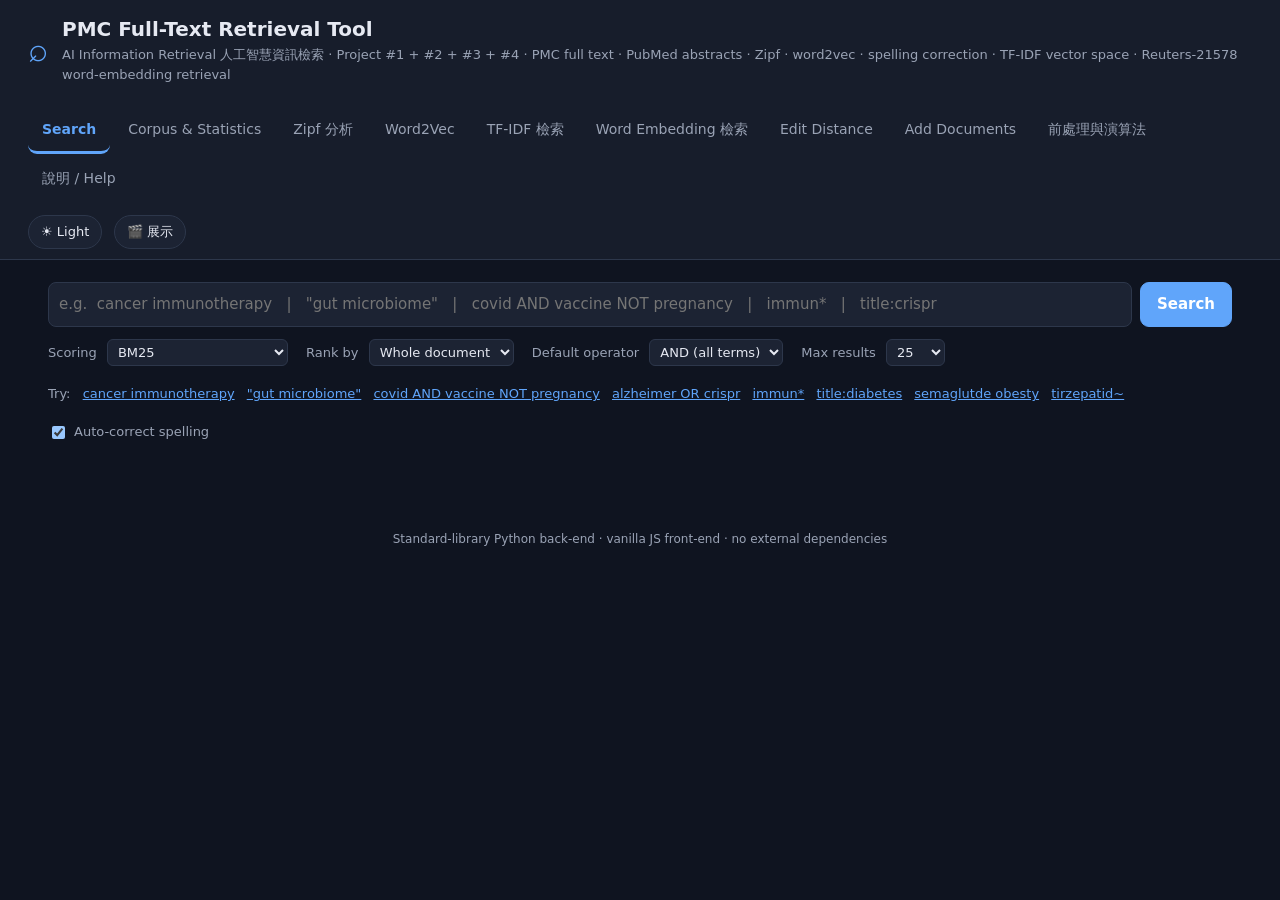
<file: static/index.html>
<!doctype html>
<html lang="en">
<head>
<meta charset="utf-8">
<meta name="viewport" content="width=device-width, initial-scale=1">
<title>PMC Full-Text Retrieval Tool</title>
<link rel="stylesheet" href="/static/style.css">
  <script>try{document.documentElement.setAttribute('data-theme',localStorage.getItem('theme')||'dark')}catch(e){document.documentElement.setAttribute('data-theme','dark')}</script>
</head>
<body>
<header class="top">
  <div class="brand">
    <span class="logo">⌕</span>
    <div>
      <h1>PMC Full-Text Retrieval Tool</h1>
      <p class="sub">AI Information Retrieval 人工智慧資訊檢索 · Project #1 + #2 + #3 + #4 · PMC full text · PubMed abstracts · Zipf · word2vec · spelling correction · TF-IDF vector space · Reuters-21578 word-embedding retrieval</p>
    </div>
  </div>
  <nav class="tabs">
    <button class="tab active" data-tab="search">Search</button>
    <button class="tab" data-tab="corpus">Corpus &amp; Statistics</button>
    <button class="tab" data-tab="zipf">Zipf 分析</button>
    <button class="tab" data-tab="w2v">Word2Vec</button>
    <button class="tab" data-tab="vsm">TF-IDF 檢索</button>
    <button class="tab" data-tab="emb">Word Embedding 檢索</button>
    <button class="tab" data-tab="spell">Edit Distance</button>
    <button class="tab" data-tab="upload">Add Documents</button>
    <button class="tab" data-tab="algo">前處理與演算法</button>
    <button class="tab" data-tab="help">說明 / Help</button>
  </nav>
  <button id="theme-toggle" class="theme-btn" title="切換深色 / 淺色模式">🌙 Dark</button>
</header>

<main>
  <!-- ============ SEARCH ============ -->
  <section id="tab-search" class="panel active">
    <form id="search-form" class="searchbar" autocomplete="off">
      <input id="q" type="search" placeholder='e.g.  cancer immunotherapy   |   "gut microbiome"   |   covid AND vaccine NOT pregnancy   |   immun*   |   title:crispr' required>
      <button type="submit" class="primary">Search</button>
    </form>
    <div class="options">
      <label>Scoring
        <select id="method">
          <option value="bm25">BM25</option>
          <option value="tfidf">TF-IDF</option>
          <option value="count">Match count (boolean)</option>
        </select>
      </label>
      <label>Rank by
        <select id="scope">
          <option value="all">Whole document</option>
          <option value="abstract">Abstract only</option>
          <option value="body">Body only</option>
          <option value="title">Title only</option>
        </select>
      </label>
      <label>Default operator
        <select id="op">
          <option value="AND">AND (all terms)</option>
          <option value="OR">OR (any term)</option>
        </select>
      </label>
      <label>Max results
        <select id="limit">
          <option>10</option><option selected>25</option><option>50</option><option>100</option>
        </select>
      </label>
      <span class="examples">Try:
        <a href="#" data-q="cancer immunotherapy">cancer immunotherapy</a>
        <a href="#" data-q='"gut microbiome"'>"gut microbiome"</a>
        <a href="#" data-q="covid AND vaccine NOT pregnancy">covid AND vaccine NOT pregnancy</a>
        <a href="#" data-q="alzheimer OR crispr">alzheimer OR crispr</a>
        <a href="#" data-q="immun*">immun*</a>
        <a href="#" data-q="title:diabetes">title:diabetes</a>
        <a href="#" data-q="semaglutde obesty" title="misspelled on purpose: spelling correction by edit distance">semaglutde obesty</a>
        <a href="#" data-q="tirzepatid~" title="fuzzy term: all vocabulary words within the edit distance">tirzepatid~</a>
      </span>
      <label class="check"><input type="checkbox" id="autocorrect" checked> Auto-correct spelling</label>
    </div>
    <div id="spell-banner" class="spell-banner hidden"></div>

    <div id="analysis" class="analysis hidden"></div>
    <div id="summary" class="summary"></div>
    <div id="term-chart" class="chart-box hidden"></div>
    <div id="results"></div>
  </section>

  <!-- ============ DOCUMENT VIEW ============ -->
  <section id="tab-doc" class="panel">
    <div class="doc-toolbar">
      <button id="back" class="ghost">← Back to results</button>
      <label class="check"><input type="checkbox" id="show-eos" checked> Show sentence boundaries</label>
      <label class="check"><input type="checkbox" id="show-hl" checked> Highlight query terms</label>
      <label class="check"><input type="checkbox" id="only-hits"> Only sentences with matches</label>
    </div>
    <div id="doc"></div>
  </section>

  <!-- ============ CORPUS ============ -->
  <section id="tab-corpus" class="panel">
    <div id="corpus"></div>
  </section>

  <!-- ============ ZIPF ============ -->
  <section id="tab-zipf" class="panel">
    <div id="zipf"><div class="card">Loading…</div></div>
  </section>

  <!-- ============ WORD2VEC ============ -->
  <section id="tab-w2v" class="panel">
    <div class="card help">
      <h2>Word Embedding — CBOW 與 Skip-gram（word2vec）</h2>
      <p>以 1,000 篇 PubMed 摘要（<i>GLP-1</i>）訓練詞嵌入：<code>ir/word2vec.py</code> 純 Python 自行實作，negative sampling、dynamic window、高頻詞 subsampling、線性遞減學習率；
        <code>ir/tsne.py</code> 實作 PCA（power iteration）與 t-SNE。<b>Skip-gram</b> 以中心詞預測視窗內的每個周圍詞；<b>CBOW</b> 以視窗內詞向量的平均預測中心詞。
        下方依作業流程排列：前處理與詞彙表 → 訓練樣本 → 訓練（多組模型並存）→ 相似度分析 → PCA / t-SNE 視覺化 → 參數、低頻詞與穩定度。</p>
      <nav class="subnav" id="w2v-nav">
        <a href="#w2v-s1">1 前處理 / 詞彙表</a><a href="#w2v-s2">2 訓練樣本</a><a href="#w2v-s3">3 訓練模型</a><a href="#w2v-s4">4 CBOW vs Skip-gram</a>
        <a href="#w2v-s5">5 近鄰比較</a><a href="#w2v-s6">6 語意配對</a><a href="#w2v-s7">7 PCA / t-SNE</a><a href="#w2v-s8">8 參數 · 低頻詞 · 穩定度</a>
      </nav>
    </div>

    <!-- 1 pre-processing + vocabulary -->
    <div class="card" id="w2v-s1">
      <h2>1. 文字前處理與詞彙表</h2>
      <p class="hint">規則式斷句（標題自成一句）→ 斷詞（<code>[A-Za-z][A-Za-z0-9]*(-[A-Za-z0-9]+)*</code>：保留內部連字號如 <code>glp-1</code>，純數字丟棄）→ 小寫 → 停用詞（可選）→ 最低詞頻 <code>min_count</code>。視窗不跨句。</p>
      <div class="row">
        <label>Min count <input id="vb-min" type="number" min="1" max="100" value="5" style="width:70px"></label>
        <label class="check"><input id="vb-stop" type="checkbox" checked> 移除停用詞（Snowball + 生醫補充）</label>
        <button id="vb-go" class="primary small">Recompute</button>
      </div>
      <div id="vb-out"><p class="muted">loading…</p></div>
    </div>

    <!-- 2 training examples -->
    <div class="card" id="w2v-s2">
      <h2>2. 產生訓練樣本（context window）</h2>
      <p class="hint">同一個句子，固定視窗 ±w 時 Skip-gram 產生「(中心詞 → 每個周圍詞)」配對，CBOW 產生「(周圍詞集合 → 中心詞)」樣本。訓練時實際視窗 b 由 1..w 均勻抽出（dynamic window），所以近的詞被取用的機率較高。點句中的詞只看該位置的樣本。</p>
      <div class="try"><input id="ex-text" value="GLP-1 receptor agonists reduce body weight in adults with obesity"><label>Window <input id="ex-win" type="number" min="1" max="10" value="2" style="width:60px"></label>
        <label class="check"><input id="ex-stop" type="checkbox" checked> 移除停用詞</label><button id="ex-go" class="primary">Generate</button></div>
      <div id="ex-out"></div>
    </div>

    <!-- 3 training -->
    <div class="card" id="w2v-s3">
      <h2>3. 訓練詞嵌入模型</h2>
      <p class="hint">每組設定存成 <code>data/w2v/&lt;name&gt;.json</code>，可同時保留多個模型互相比較。工作排入佇列後逐一在背景訓練（純 Python：Skip-gram 50 維 10 epochs 約 4–5 分鐘，CBOW 約 1.5 分鐘）。</p>
      <div class="row w2v-form">
        <label>Model <select id="w2v-model"><option value="sg">Skip-gram</option><option value="cbow">CBOW</option></select></label>
        <label>Dimensions <input id="w2v-dim" type="number" min="10" max="300" value="50"></label>
        <label>Window <input id="w2v-window" type="number" min="1" max="15" value="5"></label>
        <label>Negative <input id="w2v-negative" type="number" min="1" max="20" value="5"></label>
        <label>Min count <input id="w2v-min" type="number" min="1" max="100" value="5"></label>
        <label>Epochs <input id="w2v-epochs" type="number" min="1" max="50" value="10"></label>
        <label>Seed <input id="w2v-seed" type="number" min="1" max="999999" value="1"></label>
        <label class="check"><input id="w2v-stop" type="checkbox" checked> 移除停用詞</label>
        <label>Name <input id="w2v-name" placeholder="(auto)" style="width:150px"></label>
        <button id="w2v-train" class="primary">Train</button>
        <button id="w2v-sweep" class="ghost" title="CBOW / Skip-gram × window 2 / 5 × dim 50 / 100 + min_count 2 + second seed">Queue comparison set</button>
      </div>
      <div id="w2v-jobs"></div>
      <div id="w2v-info"></div>
    </div>

    <!-- 4 comparison table -->
    <div class="card" id="w2v-s4">
      <h2>4. CBOW vs Skip-gram</h2>
      <div id="cmp-table"></div>
      <div class="two">
        <div class="note-box"><h4>為什麼 Skip-gram 對罕見詞 / 專業術語特別有用？</h4>
          <p>Skip-gram 把每一次出現都拆成 2b 個獨立的訓練配對，罕見詞<b>自己的向量</b>每出現一次就被更新 2b 次（每次還帶 k 個負樣本的梯度）；CBOW 把視窗內的詞<b>平均</b>後才預測中心詞，罕見詞的向量只分到平均梯度的 1/2b，而且它的訊號被同視窗的高頻詞稀釋。
            因此在同樣的語料下，Skip-gram 對出現 5–20 次的專有名詞（藥名、基因、量表縮寫）通常學得比較穩，代價是訓練配對數多、速度慢；CBOW 對高頻詞的統計更平滑，訓練快，適合大語料。下方第 8 節用「同詞幹變形是否互為近鄰」與「兩個 seed 的近鄰重疊率」實際量測。</p></div>
        <div class="note-box"><h4>目前兩個基準模型（50 維、window 5）的量測</h4><div id="cmp-measured"><p class="muted">需要 <code>sg-d50-w5-m5-e10</code> 與 <code>cbow-d50-w5-m5-e10</code> 兩個模型。</p></div></div>
      </div>
    </div>

    <!-- 5 nearest neighbours, side by side -->
    <div class="card" id="w2v-s5">
      <h2>5. 詞彙相似度：各模型最相近的前 N 個詞</h2>
      <p class="hint">餘弦相似度 cos(u, v) = u·v / (|u||v|)。預設 14 個詞（藥名、副作用、疾病、器官、動物模型、一般詞），逐模型列出前 5 名；<b>粗體</b> = 所有勾選模型都找到的共同近鄰，Jaccard = 近鄰集合的交集 / 聯集。</p>
      <div class="try"><input id="nn-words" value="semaglutide tirzepatide liraglutide nausea obesity weight diabetes insulin kidney cardiovascular mice cancer treatment diagnosis"><label>Top <input id="nn-n" type="number" min="1" max="15" value="5" style="width:60px"></label><button id="nn-go" class="primary">Compare</button></div>
      <div class="chips model-picks" id="nn-models"></div>
      <div id="nn-out"></div>
    </div>
    <div class="two">
      <div class="card">
        <h2>Most similar words（單一模型）</h2>
        <div class="try"><input id="w2v-word" value="semaglutide" placeholder="word"><select class="model-select" id="sim-model"></select><button id="w2v-sim-btn" class="primary">Neighbours</button></div>
        <div id="w2v-sim"></div>
      </div>
      <div class="card">
        <h2>Analogy  a : b = c : ?</h2>
        <p class="hint">向量運算 <code>v(b) − v(a) + v(c)</code> 後找最接近的詞。</p>
        <div class="try analogy"><input id="w2v-a" value="kidney" placeholder="a"><span>:</span><input id="w2v-b" value="ckd" placeholder="b"><span>=</span><input id="w2v-c" value="liver" placeholder="c"><span>: ?</span><select class="model-select" id="ana-model"></select><button id="w2v-ana-btn" class="primary">Solve</button></div>
        <div id="w2v-ana"></div>
      </div>
    </div>

    <!-- 6 semantic pairs -->
    <div class="card" id="w2v-s6">
      <h2>6. 詞嵌入是否具有語意？相關詞組的餘弦相似度矩陣</h2>
      <p class="hint">以分號分組、逗號分詞。若模型學到語意，<b>組內</b>平均相似度應明顯高於<b>組間</b>；「隨機詞對」是整個詞彙表中任抽 400 對的平均，當作基準線（小語料的向量空間常有共同方向，隨機詞對的 cosine 不會接近 0）。</p>
      <div class="try"><input id="pr-groups" value="semaglutide,liraglutide,dulaglutide,tirzepatide; nausea,vomiting,diarrhea,constipation; obesity,overweight,bmi; diabetes,hba1c,glucose,insulin; kidney,renal,ckd,egfr; mice,rats,mouse"><select class="model-select" id="pr-model"></select><button id="pr-go" class="primary">Compute</button></div>
      <div id="pr-out"></div>
    </div>

    <!-- 7 visualisation -->
    <div class="card" id="w2v-s7">
      <h2>7. 視覺化：PCA 與 t-SNE 降到二維</h2>
      <p class="hint">同一組詞、同一個模型，左 PCA（線性：前兩個主成分）、右 t-SNE（非線性：保留鄰域機率分布）。輸入 1–6 個種子詞會畫出每個種子與其最近鄰（顏色 = 所屬種子）；留空則畫最常見的 N 個詞。
        <b>k-NN 保留率</b>：每個點在原始 50 維空間的 k 個最近鄰，有多少仍是它在二維圖上的 k 個最近鄰——圖上看起來成群不等於模型語意好，這個數字衡量的是「圖」有多忠於向量空間。</p>
      <div class="try"><input id="map-seeds" value="semaglutide nausea kidney mice" placeholder="seed words (blank = most frequent words)"><select class="model-select" id="map-model"></select>
        <label>N <input id="map-n" type="number" min="20" max="300" value="120" style="width:64px"></label>
        <label>Neighbours / seed <input id="map-k" type="number" min="3" max="40" value="12" style="width:60px"></label>
        <label>Perplexity <input id="map-perp" type="number" min="2" max="60" value="15" style="width:60px"></label>
        <label>Iterations <input id="map-iters" type="number" min="100" max="1000" step="50" value="400" style="width:70px"></label>
        <label>t-SNE seed <input id="map-seed" type="number" min="0" max="99" value="0" style="width:56px"></label>
        <button id="map-go" class="primary">Draw</button></div>
      <div class="two"><div id="map-pca"></div><div id="map-tsne"></div></div>
      <div id="map-notes"></div>
    </div>

    <!-- 8 parameters, rare words, stability -->
    <div class="card" id="w2v-s8">
      <h2>8. 參數影響、低頻詞表現與穩定度</h2>
      <p class="hint">沒有外部標準答案時的內在評估：把詞彙依出現次數分桶，對每桶抽樣 120 個詞，計算
        <b>sim@k</b>（前 k 個近鄰的平均 cosine，越高表示鄰域越緊）、<b>近鄰頻次中位數</b>（罕見詞的鄰居是罕見詞還是常見詞）、
        <b>變形命中率</b>（同一個 Porter 詞幹的其他詞形——patient / patients、treat / treated——是否出現在前 k 名；只計算有變形存在的詞）；
        <b>近鄰重疊率</b>（兩個模型對同一個詞的前 k 近鄰的 Jaccard）用來比較架構、參數，或同設定不同 seed 的穩定度。</p>
      <div class="row"><span class="muted">評估模型：</span><div class="chips model-picks" id="ev-models"></div><label>k <input id="ev-k" type="number" min="3" max="30" value="10" style="width:56px"></label><button id="ev-go" class="primary small">Evaluate</button></div>
      <div id="ev-out"></div>
      <h3 class="sub-h">近鄰重疊率（兩個模型）</h3>
      <div class="row"><select class="model-select" id="ov-a"></select><span>vs</span><select class="model-select" id="ov-b"></select><button id="ov-go" class="primary small">Overlap</button></div>
      <div id="ov-out"></div>
    </div>
  </section>

  <!-- ============ SPELLING / EDIT DISTANCE ============ -->
  <!-- ===================== Project #3: term weighting / vector space ===================== -->
  <section id="tab-vsm" class="panel">
    <div class="card help">
      <h2>Term Weighting 與向量空間檢索（TF-IDF）</h2>
      <p>以 3,000 篇 PubMed 摘要（<i>GLP-1</i>，含 MeSH 標題）建立向量空間模型：<code>ir/tfidf.py</code> 把每篇文件（標題 + 摘要）轉成詞項權重向量，
        權重以 SMART 三元記法 <code>tf · df · norm</code> 組合（<b>n</b>atural / <b>l</b>og / <b>a</b>ugmented / <b>b</b>oolean　×　<b>n</b>one / <b>t</b> = idf / <b>p</b>rob-idf　×　<b>n</b>one / <b>c</b>osine）；
        查詢轉成同一詞彙空間的向量，分數 = 查詢向量 · 文件向量（兩側皆 L2 正規化時即 cosine similarity），由高至低排序並顯示前 10 名。
        <code>ir/evaluation.py</code> 計算 P@k、R@k、MRR、MAP、nDCG@k；<code>ir/relevance.py</code> 由 MeSH / 作者關鍵詞建立 15 個查詢的相關文件集。</p>
      <nav class="subnav" id="vsm-nav">
        <a href="#vsm-s1">1 前處理與詞項統計</a><a href="#vsm-s2">2 Term weighting</a><a href="#vsm-s3">3 搜尋引擎</a>
        <a href="#vsm-s4">4 對照實驗</a><a href="#vsm-s5">5 評估</a><a href="#vsm-s6">6 RQ 結論</a>
      </nav>
    </div>

    <!-- 1 pre-processing + term statistics -->
    <div class="card" id="vsm-s1">
      <h2>1. 文字前處理與詞項統計</h2>
      <p class="hint">前處理流程：tokenise（字母 / 數字連續片段）→ 小寫 → 停用詞移除（Snowball + 生醫補充）→ Porter stemming。每個詞項記錄 tf（在文件中的次數）、df（含此詞的文件數）、cf（全集合次數），
        idf = ln(N / df)。下方曲線說明 RQ1（tf 的增長如何被 log 壓縮）與 RQ2（df 越大 idf 越小）。</p>
      <div id="vsm-info"><p class="muted">loading…</p></div>
      <div class="try"><input id="vt-terms" value="glp receptor agonist diabetes obesity patients semaglutide tirzepatide kidney microbiota alzheimer pcos apnea cost nausea the"><button id="vt-go" class="primary">Term statistics</button></div>
      <div id="vt-out"></div>
    </div>

    <!-- 2 term weighting of one document -->
    <div class="card" id="vsm-s2">
      <h2>2. 同一篇文件在不同 weighting 下的詞項權重</h2>
      <p class="hint">選一篇文件，比較其向量在各 scheme 下的前幾個詞與權重分布：raw TF 讓高頻但常見的詞（effect、patient）佔據向量；log TF 壓縮高 tf；IDF 把 df 高的詞壓低、把專有名詞抬高；L2 正規化讓長短文件的向量長度都是 1。</p>
      <div class="try"><input id="vd-id" placeholder="PMID（空白 = 第一篇）" style="max-width:220px;min-width:180px">
        <span class="chips" id="vd-schemes"></span>
        <label>Top <input id="vd-top" type="number" min="5" max="60" value="12" style="width:60px"></label>
        <button id="vd-go" class="primary">Show vectors</button></div>
      <div id="vd-out"></div>
    </div>

    <!-- 3 search engine -->
    <div class="card" id="vsm-s3">
      <h2>3. 簡易搜尋引擎（向量空間模型）</h2>
      <p class="hint">查詢 → 同樣的前處理 → 查詢向量（預設 <code>nnc</code>：原始 query tf、不乘 idf、L2 正規化；查詢端的正規化只縮放分數，不改變排名）→ 與每篇文件向量做內積 → 由高至低排序。
        每筆結果列出各詞項的貢獻 <i>w(t,q) × w(t,d)</i>。若查詢是評估集中的查詢，會標示相關等級並可手動修改判斷。</p>
      <div class="try"><input id="vq" value="semaglutide weight loss in obesity" placeholder="query">
        <label>Doc scheme <select id="vq-scheme"></select></label>
        <label>Query <select id="vq-qscheme"><option value="nnc" selected>nnc（raw tf, L2）</option><option value="nnn">nnn（raw tf）</option><option value="ntc">ntc（tf·idf, L2）</option><option value="ltc">ltc（log tf·idf, L2）</option><option value="btc">btc（boolean·idf, L2）</option></select></label>
        <label>k <select id="vq-k"><option>10</option><option>20</option><option>50</option></select></label>
        <button id="vq-go" class="primary">Search</button></div>
      <div class="examples" id="vq-examples"></div>
      <div id="vq-out"></div>
    </div>

    <!-- 4 controlled experiments -->
    <div class="card" id="vsm-s4">
      <h2>4. 對照實驗：同一查詢、一次只改一個因素</h2>
      <p class="hint">固定查詢與查詢端權重，比較文件端 scheme。overlap@k 與 Kendall τ 以第一個 scheme 為基準；mean length 是前 k 名文件的平均索引詞數（RQ4：未正規化偏好長文件）。</p>
      <div class="row" style="margin-bottom:8px"><span class="muted">預設實驗：</span>
        <button class="small" data-exp="nnn,lnn,ntn,ltn" title="RQ1">RQ1 raw vs log TF</button>
        <button class="small" data-exp="lnn,ltn,lnc,ltc" title="RQ2">RQ2 有無 IDF</button>
        <button class="small" data-exp="nnn,btn,ntn,ltn" title="RQ3">RQ3 TF / IDF / TF-IDF</button>
        <button class="small" data-exp="ltn,ltc,nnn,nnc" title="RQ4">RQ4 L2 正規化</button>
        <button class="small" data-exp="ltc,atc,lpc,bm25" title="variants">變形 + BM25</button></div>
      <div class="try"><input id="vc-q" value="GLP-1 receptor agonists and cardiovascular outcomes" placeholder="query">
        <label>k <select id="vc-k"><option>10</option><option>20</option></select></label>
        <button id="vc-go" class="primary">Compare</button></div>
      <div class="chips model-picks" id="vc-schemes"></div>
      <div id="vc-out"></div>
    </div>

    <!-- 5 evaluation -->
    <div class="card" id="vsm-s5">
      <h2>5. 搜尋結果評估</h2>
      <p class="hint">15 個查詢；相關文件集由每篇記錄的 <b>MeSH 標題</b>（含 major-topic 旗標）與<b>作者關鍵詞</b>依規則產生（每個概念群至少命中一個標籤 → 相關；有 major-topic MeSH 命中 → grade 2），
        與文字本身無關，因此不偏向任何 weighting。限制：約 5% 的記錄沒有任何標籤、較新的記錄 MeSH 尚未完成、規則由作者撰寫。可在第 3 節手動修改個別判斷。</p>
      <div id="ve-queries"><p class="muted">loading…</p></div>
      <div class="row" style="margin:10px 0"><span class="muted">評估 schemes：</span><div class="chips model-picks" id="ve-schemes"></div>
        <label>k <select id="ve-k"><option>10</option><option>5</option><option>20</option></select></label>
        <label class="check"><input type="checkbox" id="ve-cond"> condensed（只計有標籤的文件）</label>
        <button id="ve-go" class="primary small">Evaluate</button></div>
      <div id="ve-out"></div>
      <div id="ve-rel"></div>
    </div>

    <!-- 6 research questions -->
    <div class="card" id="vsm-s6">
      <h2>6. 研究問題（由目前的數據計算）</h2>
      <div id="vr-out"><p class="muted">先執行第 5 節的評估。</p></div>
    </div>
  </section>

  <section id="tab-emb" class="panel">
    <div class="card p4-top">
      <h2>Project #4：TF-IDF vs Word Embedding 新聞檢索 <a class="p4-guide" href="/static/project4-guide.html" target="_blank">驗收導讀 ↗</a></h2>
      <div class="p4-steps" id="p4-steps"></div>
      <p class="p4-ask" id="p4-ask"></p>
    </div>

    <!-- steps 3 + 4: one-click scenarios (word level / document level) -->
    <div class="card" id="emb-s0" data-step="3 4">
      <h2 id="sc-h">選一個例子</h2>
      <div id="sc-buttons"></div>
      <div class="try sc-free"><input id="sc-q" placeholder="或輸入自己的查詢，例如 Icahn TWA（相關判定選 acq）">
        <label>相關判定 <select id="sc-topic"></select></label>
        <button id="sc-go" class="primary">A / B 對決</button>
        <details class="sc-opts"><summary>設定</summary>
          <label>模型 <select id="sc-model"></select></label>
          <label>D 的 α <input id="sc-alpha" type="number" min="0" max="1" step="0.1" value="0.2" style="width:60px"></label></details></div>
      <div id="sc-out"></div>
    </div>

    <!-- step 5: experiment data -->
    <div class="card" id="emb-s0b" data-step="5">
      <h2>20 個查詢的平均：A TF-IDF → B 詞向量</h2>
      <div id="sc-data"><p class="muted">loading…</p></div>
    </div>

    <!-- 1 dataset -->
    <div class="card" id="emb-s1" data-step="1">
      <h2>資料集：Reuters-21578 ModApte</h2>
      <p class="hint">22 個 SGML 檔（reut2-000 … 021，21,578 則 1987 年路透新聞）由 <code>ir/reuters.py</code> 解析：解碼 Latin-1 與實體、移除控制字元與 "Reuter" 署名、把硬換行的段落接回完整句子。
        ModApte = <code>TOPICS="YES"</code> 且 <code>LEWISSPLIT</code> 為 TRAIN / TEST 的文件。TOPICS 由路透與 Carnegie Group 的編目員人工指派，與任何檢索方法無關，因此可作相關性判斷：grade 2 = 該主題是文件唯一主題，grade 1 = 多個主題之一。</p>
      <div id="emb-info"><p class="muted">loading…</p></div>
    </div>

    <!-- the methods under comparison (step 1) -->
    <div class="card" id="emb-s1m" data-step="1">
      <h2>比較的檢索方法：規格指定 2 種 + 自行加入 3 種對照</h2>
      <div id="emb-methods"><p class="muted">loading…</p></div>
    </div>

    <!-- 2 models -->
    <div class="card" id="emb-s2" data-step="2">
      <h2>詞向量模型（在 train 切分上訓練）</h2>
      <p class="hint">純 Python word2vec（negative sampling、dynamic window、sub-sampling；Project #2 的實作）。模型存在 <code>data/reuters/w2v/</code>，可同時保留多個以比較 CBOW / skip-gram、維度、視窗與 epochs。
        下方「覆蓋率」= test 集合中有向量的詞型 / 詞元比例：不在 train 詞彙（或 min_count 以下）的詞（OOV）在嵌入法中會被忽略。</p>
      <div class="w2v-fig">
        <svg width="0" height="0" style="position:absolute"><defs><marker id="w2v-arr" viewBox="0 0 10 10" refX="9" refY="5" markerWidth="7" markerHeight="7" orient="auto"><path d="M0,0L10,5L0,10z" fill="context-stroke"/></marker></defs></svg>
        <p class="w2v-sent">同一個句子、視窗 ±2：<span>opec</span> <span class="c">cut</span> <span class="c">crude</span> <b>oil</b> <span class="c">output</span> <span class="c">rose</span></p>
        <div class="two">
          <div><h4>CBOW：周圍的詞 → 中間的詞</h4><svg viewBox="0 0 420 170" width="100%" style="max-width:420px;display:block" role="img" aria-label="CBOW"><text class="lab" x="0" y="18">輸入</text><text class="lab" x="0" y="114">預測</text><rect class="in" x="16" y="28" width="74" height="32" rx="8"/><text x="52" y="49" text-anchor="middle">cut</text><line x1="52" y1="63" x2="191" y2="115" marker-end="url(#w2v-arr)"/><rect class="in" x="120" y="28" width="74" height="32" rx="8"/><text x="158" y="49" text-anchor="middle">crude</text><line x1="158" y1="63" x2="204" y2="115" marker-end="url(#w2v-arr)"/><rect class="in" x="226" y="28" width="74" height="32" rx="8"/><text x="262" y="49" text-anchor="middle">output</text><line x1="262" y1="63" x2="216" y2="115" marker-end="url(#w2v-arr)"/><rect class="in" x="330" y="28" width="74" height="32" rx="8"/><text x="368" y="49" text-anchor="middle">rose</text><line x1="368" y1="63" x2="229" y2="115" marker-end="url(#w2v-arr)"/><rect class="out" x="173" y="122" width="74" height="32" rx="8"/><text x="210" y="143" text-anchor="middle">oil</text></svg>
            <p>把周圍 4 個詞的向量平均，猜中間是哪個詞。<br>一個位置 1 個樣本：訓練快，高頻詞學得穩。</p></div>
          <div><h4>Skip-gram：中間的詞 → 周圍每個詞</h4><svg viewBox="0 0 420 170" width="100%" style="max-width:420px;display:block" role="img" aria-label="Skip-gram"><text class="lab" x="0" y="18">輸入</text><text class="lab" x="0" y="114">預測</text><rect class="in" x="173" y="28" width="74" height="32" rx="8"/><text x="210" y="49" text-anchor="middle">oil</text><line x1="191" y1="63" x2="52" y2="115" marker-end="url(#w2v-arr)"/><rect class="out" x="16" y="122" width="74" height="32" rx="8"/><text x="52" y="143" text-anchor="middle">cut</text><line x1="204" y1="63" x2="158" y2="115" marker-end="url(#w2v-arr)"/><rect class="out" x="120" y="122" width="74" height="32" rx="8"/><text x="158" y="143" text-anchor="middle">crude</text><line x1="216" y1="63" x2="262" y2="115" marker-end="url(#w2v-arr)"/><rect class="out" x="226" y="122" width="74" height="32" rx="8"/><text x="262" y="143" text-anchor="middle">output</text><line x1="229" y1="63" x2="368" y2="115" marker-end="url(#w2v-arr)"/><rect class="out" x="330" y="122" width="74" height="32" rx="8"/><text x="368" y="143" text-anchor="middle">rose</text></svg>
            <p>用中間的詞，分別去猜周圍的每一個詞。<br>一個位置 4 個樣本：訓練慢，低頻詞得到較多更新。</p></div>
        </div>
      </div>
      <div id="emb-models"><p class="muted">loading…</p></div>
      <div class="row" style="margin-top:10px;gap:10px">
        <span class="muted">訓練新模型：</span>
        <label>架構 <select id="et-arch"><option value="sg">skip-gram</option><option value="cbow">CBOW</option></select></label>
        <label>dim <input id="et-dim" type="number" min="10" max="300" value="100" style="width:64px"></label>
        <label>window <input id="et-window" type="number" min="1" max="15" value="5" style="width:56px"></label>
        <label>min_count <input id="et-min" type="number" min="1" max="100" value="5" style="width:56px"></label>
        <label>epochs <input id="et-epochs" type="number" min="1" max="50" value="5" style="width:56px"></label>
        <label>seed <input id="et-seed" type="number" min="1" value="1" style="width:56px"></label>
        <button id="et-go" class="primary small">Train</button>
        <span class="muted" id="et-note">約 763K 詞元 / epoch；CBOW d100 5 epochs 約 6 分鐘，skip-gram 約 20 分鐘（純 Python）。</span>
      </div>
      <div id="emb-jobs"></div>
    </div>

    <!-- 3 word level -->
    <div class="card adv" id="emb-s3" data-step="3">
      <h2>進階：自訂詞的最近鄰與詞對 cosine</h2>
      <p class="hint">每個詞在各模型中 cosine 最高的 5 個詞。為了判斷「為什麼近」，每個鄰近詞另附：<b>同篇</b> = 兩詞在 train 集合中共同出現的文件數、<b>PMI</b>（文件層級的點互資訊）、<b>主題</b> = test 集合中含該鄰近詞的文件最常帶的主題。
        自動標記只是提示：<span class="tag ctx">情境共現</span> 同篇多且 PMI 高（常在同一類新聞出現，不必然同義）、<span class="tag rare">稀有</span> 訓練次數少（向量不穩定）、<span class="tag topic">同主題</span> 鄰近詞與查詢詞的主要主題相同。</p>
      <div class="try"><input id="en-words" value="oil petroleum crude opec profit loss earnings acquisition takeover merger grain wheat cereal trade tariff deficit">
        <label>n <select id="en-n"><option>5</option><option>10</option></select></label>
        <button id="en-go" class="primary">Nearest neighbours</button></div>
      <div class="chips model-picks" id="en-models"></div>
      <div id="en-out"></div>
      <h4 style="margin:14px 0 4px">詞對的 cosine（向量相近 ≠ 同義：profit / loss）</h4>
      <div class="try"><input id="ep-pairs" value="oil,petroleum; oil,crude; profit,loss; profit,earnings; acquisition,takeover; acquisition,merger; grain,wheat; grain,cereal; trade,tariff; trade,deficit; rise,fall; buy,sell">
        <button id="ep-go" class="primary small">Cosine</button></div>
      <div id="ep-out"></div>
    </div>

    <!-- 4 document level search -->
    <div class="card adv" id="emb-s4" data-step="4">
      <h2>進階：單一方法的檢索結果與逐詞解釋</h2>
      <p class="hint">查詢 → 同樣的前處理 → 依方法建立查詢向量 → 與每篇 test 新聞的向量算 cosine → 排序。每筆結果列出文件的 TOPICS、相關等級（若是評估查詢）、<b>查詢詞是否出現在文件中</b>（詞彙匹配），
        以及嵌入法「為什麼配到」：每個查詢詞在該文件中 cosine 最高的詞（語意／情境匹配）。方法 D 的 α 是 TF-IDF 分數的權重（1 = 純 TF-IDF，0 = 純 B）。</p>
      <div class="try"><input id="eq" value="petroleum production and output" placeholder="query">
        <label>方法 <select id="eq-method"></select></label>
        <label>模型 <select id="eq-model"></select></label>
        <label>α <input id="eq-alpha" type="number" min="0" max="1" step="0.1" value="0.5" style="width:60px"></label>
        <label>k <select id="eq-k"><option>10</option><option>20</option><option>50</option></select></label>
        <button id="eq-go" class="primary">Search</button></div>
      <div class="examples" id="eq-examples"></div>
      <div id="eq-out"></div>
    </div>

    <!-- 5 compare -->
    <div class="card adv" id="emb-s5" data-step="4">
      <h2>進階：多種方法完整並排（overlap、Kendall τ）</h2>
      <p class="hint">overlap@k 與 Kendall τ 以第一個方法為基準；<b>詞彙重疊</b> = 前 k 名文件平均含有的查詢詞比例；<b>無查詢詞</b> = 前 k 名中完全不含任何查詢詞的文件數（只有嵌入法才可能找到這類文件——它們是語意匹配，也是誤配的來源）。</p>
      <div class="row" style="margin-bottom:8px"><span class="muted">預設實驗：</span>
        <button class="small" data-exp="tfidf,w2v-tfidf" title="核心比較">A vs B（核心）</button>
        <button class="small" data-exp="tfidf-stem,tfidf" title="stemming">A₀ vs A（stemming）</button>
        <button class="small" data-exp="w2v-avg,w2v-tfidf" title="weighting">C vs B（加權）</button>
        <button class="small" data-exp="tfidf,w2v-tfidf,hybrid" title="fusion">A / B / D（融合）</button></div>
      <div class="try"><input id="ec-q" value="petroleum production and output" placeholder="query">
        <label>k <select id="ec-k"><option>10</option><option>20</option></select></label>
        <button id="ec-go" class="primary">Compare</button></div>
      <div class="chips model-picks" id="ec-methods"></div>
      <div id="ec-out"></div>
    </div>

    <!-- 6 evaluation -->
    <div class="card adv" id="emb-s6" data-step="5">
      <h2>進階：20 個查詢、完整評估表與 α 掃描</h2>
      <p class="hint">每個主題 4 個查詢，依用字與相關新聞詞彙的距離分四種：<b>主題詞</b>（oil、grain、trade…）、<b>路透慣用詞</b>（takeover、barrel、tariff…）、<b>同義／改寫</b>（petroleum、cereal、firms…）、<b>情境描述</b>（energy exploration、crop report…）。
        相關集 = test 集合中帶該主題的文件（earn 1,087、acq 719、crude 189、grain 149、trade 117）。注意 TF-IDF 只對含查詢詞的文件給分，未檢回的相關文件會壓低 MAP 與 R@k；P@10、MRR、nDCG@10 只看排名前段，是本專案的主要指標。</p>
      <div id="ee-queries"><p class="muted">loading…</p></div>
      <div class="row" style="margin:10px 0"><span class="muted">方法：</span><div class="chips model-picks" id="ee-methods"></div></div>
      <div class="row" style="margin:0 0 10px"><span class="muted">模型：</span><div class="chips model-picks" id="ee-models"></div>
        <label>α <input id="ee-alpha" type="number" min="0" max="1" step="0.1" value="0.5" style="width:60px"></label>
        <button id="ee-go" class="primary small">Evaluate</button></div>
      <div id="ee-out"></div>
      <div id="ee-rel"></div>
    </div>

    <!-- 7 research questions -->
    <div class="card" id="emb-s7" data-step="6">
      <h2>研究問題（由目前的數據計算）</h2>
      <div id="er-out"><p class="muted">計算中…</p></div>
    </div>
    <div class="p4-nav"><button id="p4-prev">← 上一步</button><span id="p4-pos" class="muted"></span><button id="p4-next" class="primary">下一步 →</button></div>
  </section>

  <section id="tab-spell" class="panel">
    <div class="card help">
      <h2>Edit distance — 動態規劃</h2>
      <p><code>D[i][j]</code> = 把字串 a 的前 i 個字元變成 b 的前 j 個字元所需的最少編輯次數：
        <code>D[i][j] = min( D[i-1][j] + 1 (刪除), D[i][j-1] + 1 (插入), D[i-1][j-1] + [a<sub>i</sub> ≠ b<sub>j</sub>] (取代／相同) )</code>，
        另加 Damerau 擴充：相鄰兩字元對調算一次（<code>D[i-2][j-2] + 1</code>）。右下角即為距離；反白格子是回溯得到的一條最佳路徑。</p>
      <div class="try"><input id="ed-a" value="semaglutide" placeholder="string a"><input id="ed-b" value="samegluitde" placeholder="string b">
        <label class="check"><input type="checkbox" id="ed-tr" checked> transposition</label><button id="ed-btn" class="primary">Compute</button></div>
      <div id="ed-out"></div>
    </div>
    <div class="card help">
      <h2>Spelling correction — 拼字校正</h2>
      <p>字典是語料中所有出現過的詞（小寫原形）及其 collection frequency。流程：
        ① 用<b>字元 bigram 索引</b>篩出候選（k 次編輯最多破壞 3k 個 bigram，共享 bigram 不足者不可能在距離內）；
        ② 對候選以<b>帶狀 (banded) DP</b> 計算編輯距離，超過 k 即提前中止；
        ③ 以（距離小 → 語料頻率高）排序。短字（≤4 字元）k = 1，其餘 k = 2。</p>
      <p>在 Search 分頁：查詢詞不在語料中時顯示 <i>Did you mean</i>；若原查詢沒有任何結果，會自動改用校正後的查詢。
        也可以用 <code>word~</code> 或 <code>word~2</code> 做<b>模糊比對</b>（partial matching）：展開成編輯距離內的所有詞。</p>
      <div class="try"><input id="sp-word" value="diabtes" placeholder="a (misspelled) word">
        <label>max distance <select id="sp-k"><option value="">auto</option><option>1</option><option>2</option><option>3</option></select></label>
        <button id="sp-btn" class="primary">Suggest</button></div>
      <div id="sp-out"></div>
    </div>
  </section>

  <!-- ============ UPLOAD ============ -->
  <section id="tab-upload" class="panel">
    <div class="card">
      <h2>Build a PubMed abstract collection (Project #2)</h2>
      <p>Searches PubMed with E-utilities <code>esearch</code> (English articles with an abstract, newest first), downloads the
        records with <code>efetch</code> and stores them as <code>data/pubmed_&lt;name&gt;.jsonl</code>. The collection is indexed for
        search and is the corpus analysed in the <b>Zipf 分析</b> and <b>Word2Vec</b> tabs. A collection with the same name is replaced.
        1,000 abstracts take about half a minute.</p>
      <div class="row">
        <label>PubMed query <input id="col-term" value="GLP-1" placeholder="e.g. GLP-1"></label>
        <label>Documents <input id="col-n" type="number" min="10" max="5000" value="1000" style="width:90px;min-width:0"></label>
        <label>Name <input id="col-name" value="glp1" style="width:120px;min-width:0"></label>
        <button id="col-btn" class="primary">Search &amp; download</button>
        <span id="col-msg" class="muted"></span>
      </div>
    </div>
    <div class="card">
      <h2>Fetch from PubMed / PMC by ID</h2>
      <p>Paste <b>PMIDs</b> or <b>PMC IDs</b>, one per line (commas, <code>PMID:</code> prefixes and PubMed / PMC URLs are fine too).
        PMIDs are converted with the NCBI ID Converter, the JATS XML is downloaded with E-utilities <code>efetch</code>,
        parsed, indexed immediately and saved to <code>data/</code>. Only open-access articles have full text in PMC;
        for the others the PubMed record (<b>title + abstract</b>) is fetched and indexed instead, so abstract retrieval always works.</p>
      <textarea id="fetch-ids" rows="7" spellcheck="false" placeholder="32895440&#10;PMC7536103&#10;PMID: 33301246"></textarea>
      <div class="row">
        <button id="fetch-btn" class="primary">Fetch &amp; index</button>
        <label class="check"><input type="checkbox" id="fetch-replace"> Re-download if already indexed</label>
        <span id="fetch-msg" class="muted"></span>
      </div>
      <table id="fetch-results" class="fetch hidden"></table>
    </div>
    <div class="card">
      <h2>Add PMC XML documents to the index</h2>
      <p>Select one or more PubMed Central XML files (<code>.xml</code> / <code>.nxml</code>, JATS format, e.g. downloaded from
        <a href="https://pmc.ncbi.nlm.nih.gov/" target="_blank" rel="noopener">pmc.ncbi.nlm.nih.gov</a> or via E-utilities
        <code>efetch.fcgi?db=pmc&amp;id=PMC7536103&amp;retmode=xml</code>). They are parsed, tokenised, stemmed and added
        to the inverted index immediately; a copy is stored in the <code>data/</code> directory.</p>
      <input type="file" id="files" accept=".xml,.nxml,text/xml,application/xml" multiple>
      <button id="upload-btn" class="primary">Upload &amp; index</button>
      <pre id="upload-log" class="log"></pre>
    </div>
    <div class="card">
      <h2>Remove a document</h2>
      <p>Removes the article from the index <b>and deletes its file in <code>data/</code></b>, so it stays removed after a restart.</p>
      <input id="remove-id" placeholder="PMC id, e.g. PMC7536103">
      <button id="remove-btn">Remove from index</button>
      <span id="remove-msg"></span>
    </div>
    <div class="card">
      <h2>Documents in the index <button id="indexed-refresh" class="small">Refresh</button></h2>
      <table id="indexed-list" class="fetch"></table>
    </div>
  </section>

  <!-- ============ ALGORITHMS ============ -->
  <section id="tab-algo" class="panel">
    <div class="card help">
      <h2>1. 斷詞 Tokenization 與小寫化 Case folding</h2>
      <p>規則只有一條：<b>連續的字母或數字</b>是一個 token，其餘字元（連字號、撇號、括號、標點）都是分隔符，接著全部轉小寫。
        這讓 <code>T-cell</code>、<code>T cell</code> 都能互相匹配，但也有代價——下面的反例都是這個系統真實的行為：</p>
      <table class="kv">
        <tr><td><code>US</code>、<code>WHO</code>、<code>IT</code></td><td>小寫後變成 <code>us</code>、<code>who</code>、<code>it</code>，正好是停用詞而被<b>整個丟掉</b>。查 "WHO guidelines" 只剩 guidelines。</td></tr>
        <tr><td><code>AIDS</code> / <code>aids</code></td><td>都變成詞幹 <code>aid</code>，疾病名和「幫助」混在一起（同形異義）。</td></tr>
        <tr><td><code>SARS</code> → <code>sars</code> → <code>sar</code></td><td>Porter 步驟 1a 把結尾的 s 當複數去掉。查 <code>sars</code> 沒問題（查詢詞也走同一條路），但萬用字元 <code>sars*</code> 比對的是索引裡的詞幹 <code>sar</code>，會失敗。</td></tr>
        <tr><td><code>1,024</code>、<code>p&lt;0.05</code></td><td>逗號與小數點切開數字：<code>1</code>、<code>024</code>、<code>0</code>、<code>05</code>。</td></tr>
        <tr><td><code>IL-6</code> / <code>IL6</code></td><td>前者切成 <code>il</code>、<code>6</code>，後者是單一 token <code>il6</code>，兩種寫法對不上（除非用片語 <code>"IL 6"</code>）。</td></tr>
      </table>
      <div class="try">
        <input id="analyze-text" placeholder='輸入一段文字試試，例如：WHO reported that SARS-CoV-2 infected T-cells (n=1,024).' value="WHO reported that SARS-CoV-2 infected T-cells in 1,024 patients. Immunotherapies were generalized by Dr. Smith et al.">
        <button id="analyze-btn" class="primary">分析</button>
      </div>
      <div id="analyze-out"></div>
    </div>

    <div class="card help">
      <h2>2. 停用詞 Stop words：Snowball 經典清單 + 生醫補充</h2>
      <p>經典清單有兩個常見來源：<b>SMART</b> 系統（Salton, 1971）的 571 字清單，以及 <b>Snowball</b> 詞幹器專案附帶的 174 字英文清單（NLTK 內建的就是這份）。
        本系統採用較保守的 Snowball 清單，再加上 17 個生醫論文高頻、但沒有鑑別力的詞（候選字以語料的 document frequency 掃描，只保留沒有主題意義的語氣詞與連接詞）。停用詞被移除後<b>位置編號仍保留</b>，所以片語 <code>"role of the gut"</code> 仍能以 role 與 gut 相距 3 個位置來比對。</p>
      <div class="try"><input id="sw-filter" placeholder="篩選（輸入字母，三份清單同時篩選）"></div>
      <div class="two">
        <div><h4 id="sw-snowball-h">Snowball 英文停用詞 <span class="badge used">本系統使用</span></h4><div id="sw-snowball" class="chips"></div></div>
        <div><h4 id="sw-bio-h">生醫論文補充 <span class="badge used">本系統使用</span></h4><div id="sw-bio" class="chips"></div>
          <p class="hint" style="margin-top:8px">為什麼加這些：<code>et</code>、<code>al</code> 來自 <i>et al.</i>，每篇論文出現數十次；<code>may</code>、<code>might</code>、<code>however</code>、<code>therefore</code>、<code>thus</code>、<code>furthermore</code> 是學術寫作的語氣詞與連接詞，幾乎每篇都出現。曾列入的 <code>us</code> 與 <code>shall</code> 因語料中幾乎不出現、且 us 會誤傷 U.S. 而移除。</p></div>
      </div>
      <h4 id="sw-smart-h">SMART 系統停用詞（Salton, 1971） <span class="badge ref">僅供比較，本系統未使用</span> <button id="sw-smart-toggle" class="small">展開</button></h4>
      <p class="hint" id="sw-smart-note"></p>
      <div id="sw-smart" class="chips hidden"></div>
    </div>

    <div class="card help">
      <h2>3. Porter 詞幹演算法（1980）：五個步驟</h2>
      <p>核心概念是 <b>measure m</b>：把字寫成 [C](VC)<sup>m</sup>[V] 的形式，m 是「母音串接子音串」的次數，例如 m(tr)=0、m(trouble)=1、m(troubles)=2。每條規則都要求去掉字尾後剩餘部分的 m 夠大，避免把短字砍壞（<code>rate</code> 不會變 <code>rat</code>）。</p>
      <table class="kv steps">
        <tr><th>步驟</th><th>規則</th><th>例子</th></tr>
        <tr><td>1a</td><td>複數：sses→ss、ies→i、s→(去掉)；ss 不動</td><td>patients→patient、therapies→therapi、class→class</td></tr>
        <tr><td>1b</td><td>去 -ed / -ing（剩餘部分須含母音），再修補結尾：at/bl/iz 補 e、雙子音變單、cvc 補 e</td><td>generalized→generalize、hopping→hop、filing→file</td></tr>
        <tr><td>1c</td><td>結尾 y→i（剩餘部分含母音）</td><td>therapy→therapi、happy→happi</td></tr>
        <tr><td>2</td><td>m&gt;0 時長字尾對應：ational→ate、ization→ize、iveness→ive、biliti→ble …</td><td>organization→organize、sensitiviti→sensitive</td></tr>
        <tr><td>3</td><td>m&gt;0 時：icate→ic、ative→(去)、alize→al、ical→ic、ful / ness→(去)</td><td>generalize→general、analytical→analytic</td></tr>
        <tr><td>4</td><td>m&gt;1 時直接砍字尾：ement、ance、ence、able、ment、ant、ent、ism、ate、iti、ous、ive、ize、ion(前面須為 s/t)、al、er、ic、ou</td><td>general→gener、organize→organ、adjustment→adjust</td></tr>
        <tr><td>5a / 5b</td><td>去掉結尾 e（m&gt;1，或 m=1 且非 cvc）；ll→l（m&gt;1）</td><td>activate→activ、controll→control</td></tr>
      </table>
      <div class="try">
        <input id="stem-word" placeholder="輸入一個或多個字，以空白或逗號分隔" value="immunotherapies, generalized, organization, analyses, sars">
        <button id="stem-btn" class="primary">逐步詞幹化</button>
      </div>
      <div id="stem-out"></div>

      <h4>它做得好的地方（同一概念的變形合併）</h4>
      <div id="stem-good" class="stem-groups"></div>
      <h4>反例：演算法無法處理的情況</h4>
      <p class="hint">Porter 是純規則、不查字典，所以會有兩種錯誤：<b>over-stemming</b>（不同意思的字被併成同一詞幹）與 <b>under-stemming</b>（同一個字的變形沒被併在一起）。以下全部是本系統即時計算的真實結果。</p>
      <div id="stem-bad" class="stem-groups"></div>
    </div>

    <div class="card help">
      <h2>4. 實作來源：現成函式庫 vs 從零實作</h2>
      <table class="kv">
        <tr><td>本專案</td><td><code>ir/porter.py</code> 依 Porter 1980 論文的五步驟描述自行實作，<code>ir/stopwords.py</code> 為手動整理的清單，<code>ir/tokenizer.py</code> 為正規表達式斷詞。整個專案<b>只用 Python 標準庫</b>，沒有 import 任何第三方套件；單元測試以 Porter 論文附的範例驗證輸出。</td></tr>
        <tr><td>NLTK</td><td><code>nltk.stem.PorterStemmer</code>（含 Porter 原版與 NLTK 修訂版）、<code>nltk.stem.SnowballStemmer("english")</code>（Porter2，較新的改良版）、<code>nltk.corpus.stopwords</code>（即 Snowball 174 字清單）。</td></tr>
        <tr><td>snowballstemmer / PyStemmer</td><td>Snowball 官方的 C 實作與 Python 綁定，支援 20 多種語言，速度最快。</td></tr>
        <tr><td>scikit-learn</td><td><code>sklearn.feature_extraction.text.ENGLISH_STOP_WORDS</code>（318 字，源自 Glasgow IR 清單）；<code>TfidfVectorizer</code> 可直接做 TF-IDF，但不含詞幹化。</td></tr>
        <tr><td>spaCy / Stanza</td><td>不做詞幹化而做 <b>lemmatization</b>（查字典還原原形：mice→mouse、analyses→analysis），需要詞性標注模型，能修正上面大部分反例，但無法用純標準庫實作。</td></tr>
      </table>
    </div>
  </section>

  <!-- ============ HELP ============ -->
  <section id="tab-help" class="panel">
    <div class="card help">
      <p class="hint">滑鼠移到 <i class="info" data-tip="像這樣：專有名詞旁的圓圈圖示會顯示中文解釋。">ⓘ</i> 圖示上可看到專有名詞的解釋。</p>

      <h2>查詢語法</h2>
      <table class="kv">
        <tr><td><code>cancer immunotherapy</code></td><td>一般關鍵字，以「預設運算子」組合：<b>AND</b> 表示每個詞都要出現，<b>OR</b> 表示任一個詞出現即可</td></tr>
        <tr><td><code>covid AND vaccine NOT pregnancy</code></td><td>Boolean 運算子<i class="info" data-tip="布林檢索模型：把每個詞對應到「包含該詞的文件集合」，再用交集 (AND)、聯集 (OR)、差集 (NOT) 做集合運算。">ⓘ</i>（<code>AND</code>、<code>OR</code>、<code>NOT</code>、<code>-term</code>），可加括號；優先順序<i class="info" data-tip="運算子優先順序 (precedence)：NOT 最先結合，其次 AND，最後 OR。例如 a OR b AND c 會被解讀成 a OR (b AND c)。">ⓘ</i> 為 NOT &gt; AND &gt; OR</td></tr>
        <tr><td><code>"gut microbiome"</code></td><td>Phrase query<i class="info" data-tip="片語查詢：詞必須「相鄰且順序相同」。系統利用倒排索引中記錄的詞位置 (position) 來檢查相鄰關係。">ⓘ</i>，使用 positional index<i class="info" data-tip="位置索引：倒排索引除了記錄「哪些文件含有此詞」，也記錄「該詞出現在文件的第幾個位置」，因此能支援片語與鄰近查詢。">ⓘ</i> 比對；片語中的 stop word<i class="info" data-tip="停用詞：the、of、is 等出現頻率極高但沒有辨識力的詞。索引時移除以縮小索引並提高效率。">ⓘ</i> 會被跳過但保留位置間距，例如 <code>"role of the gut"</code> 會比對 role 與 gut 相距 3 個位置</td></tr>
        <tr><td><code>immun*</code></td><td>Prefix wildcard<i class="info" data-tip="前綴萬用字元：展開成索引中所有以 immun 開頭的詞 (immun, immunotherapi, immunosuppress…)，再以 OR 合併其結果。">ⓘ</i>，比對所有以 <em>immun</em> 開頭的索引詞</td></tr>
        <tr><td><code>tirzepatid~</code>、<code>word~2</code></td><td>Fuzzy term（模糊比對）：展開成字典中編輯距離 ≤ k 的所有詞（未指定 k 時短字為 1、其餘為 2）。拼錯且查無結果的查詢會自動以編輯距離最近、語料頻率最高的詞校正。</td></tr>
        <tr><td><code>title:crispr</code>、<code>abstract:vaccine</code>、<code>body:…</code></td><td>Field 限制<i class="info" data-tip="欄位檢索：索引時記錄每篇文件的標題、摘要、內文在位置流中的區間，查詢時只保留落在該區間的命中位置。">ⓘ</i>，只在指定欄位中比對</td></tr>
      </table>

      <h2>新增文章</h2>
      <p>在 <b>Add Documents</b> 分頁貼上 PMID 或 PMC ID（每行一個），按 <b>Fetch &amp; index</b>：系統先用 NCBI ID Converter 把 PMID 轉成 PMCID，再用 E-utilities <code>efetch</code> 下載 JATS XML，解析後立即建入索引並存到 <code>data/</code>。只有 open access 文章在 PMC 有全文；沒有全文的 PMID 會改從 PubMed 抓<b>標題與摘要</b>建索引（文件 ID 以 <code>PMID</code> 開頭，狀態表標示 abstract only）。</p>

      <h2>處理流程 (pipeline)</h2>
      <ol>
        <li><b>Parsing 解析</b> – 讀取 JATS XML<i class="info" data-tip="JATS (Journal Article Tag Suite)：PubMed Central 全文文章使用的 XML 標準格式，內含 <front>(書目資料)、<body>(內文)、<back>(參考文獻) 三大區塊。">ⓘ</i>，取出標題、摘要、章節標題、內文段落與 metadata（作者、期刊、年份、關鍵字）。引用標記、表格與參考文獻清單會被移除，避免大量無意義的數字與人名進入索引。</li>
        <li><b>Tokenization 斷詞</b><i class="info" data-tip="斷詞：把連續文字切成一個個 token (詞)。本系統以「連續的字母或數字」為一個 token，連字號會切開：COVID-19 → covid、19。">ⓘ</i> – 以連續的字母/數字為單位；連字號會切開（<code>COVID-19</code> → <code>covid</code>、<code>19</code>）。</li>
        <li><b>Normalization 正規化</b> – 轉小寫、移除 191 個 stop word、以 Porter stemming<i class="info" data-tip="Porter 詞幹演算法 (1980)：用五個步驟依序去除英文字尾 (-s, -ed, -ing, -ation, -ness…)，把 immunotherapy / immunotherapies 都化為同一詞幹 immunotherapi，使不同詞形能互相匹配。本系統為自行實作。">ⓘ</i> 取詞幹（自行實作 1980 年的演算法）。</li>
        <li><b>Indexing 建立索引</b> – Inverted index<i class="info" data-tip="倒排索引：以「詞」為 key，value 是含有此詞的文件清單 (posting list)。查詢時直接查表，不必掃描全部文件。本系統的 posting 還記錄每個出現位置。">ⓘ</i>：<code>term → {doc → [positions]}</code>，並記錄文件長度與各欄位的位置區間。</li>
        <li><b>Matching 比對</b> – 對 posting list 做集合運算 (AND/OR/NOT)、以位置差比對片語、展開前綴萬用字元。</li>
        <li><b>Field scoring 分欄評分</b> – 每篇命中文件同時計算四個分數：整篇 (all)、title、abstract、body。欄位分數只使用落在該欄位的命中位置，長度正規化也改用該欄位自己的長度與語料中該欄位的平均長度（摘要跟摘要比、內文跟內文比）。<b>Rank by</b> 選單決定用哪個分數排序；選 abstract 時只在摘要有命中的文件才會出現。結果卡右側會並列顯示三個欄位分數。</li>
        <li><b>Ranking 排序</b> – Okapi BM25<i class="info" data-tip="BM25：目前最常用的機率式排序函數。分數 = Σ IDF(t) × tf×(k1+1) / (tf + k1×(1−b+b×dl/avgdl))。tf 越高分數越高但會飽和 (k1=1.5 控制)，長文件會被正規化 (b=0.75 控制)，稀有詞 (IDF 高) 權重較大。">ⓘ</i>（k1 = 1.5、b = 0.75），或 TF-IDF<i class="info" data-tip="TF-IDF：詞頻 (term frequency，詞在文件中出現次數) × 逆文件頻率 (inverse document frequency，log(N/df)，出現在越少文件的詞越重要)。本系統使用 (1+log tf) × log(N/df) 再除以 √文件長度做正規化。">ⓘ</i>，或單純命中次數；標題中的命中乘以 1.25 倍加權。</li>
        <li><b>Presentation 呈現</b> – 以最相關的句子作為 snippet<i class="info" data-tip="摘要片段：從文件中挑出「含最多不同查詢詞」的句子顯示，並將命中的詞反白。">ⓘ</i>、關鍵字反白、命中位置分布圖 (match map)、詞頻圖表與文件統計。</li>
      </ol>

      <h2>句子偵測 (EOS<i class="info" data-tip="End Of Sentence：句子結尾。單純以句號切分在生醫文獻中會嚴重高估句數 (Fig. 2、et al.、0.05、E. coli 都含句號)，因此需要規則判斷。">ⓘ</i>) – 規則式方法</h2>
      <p>候選的句子邊界為 <code>. ! ?</code>（或刪節號）加上可有可無的右引號/右括號，之後接空白。符合以下任一情況時<em>不會</em>切句：</p>
      <ul>
        <li>下一個字元是小寫字母（句子應以大寫、數字、括號或符號開頭）；</li>
        <li>句號前的詞是已知縮寫<i class="info" data-tip="縮寫表 (abbreviation list)：e.g., i.e., et al., Fig., Dr., vs., approx., No., Ref., Eq., Vol., Jan. 等約 90 個，定義在 ir/sentence.py。">ⓘ</i>（<em>e.g., i.e., et al., Fig., Dr., vs., approx., No., Ref., Eq., Vol., Jan.…</em>）；</li>
        <li>句號前的詞只有一個字母（人名縮寫 <em>J. R. Smith</em>、屬名 <em>E. coli</em>）或是帶點的縮寫（<em>a.m.</em>、<em>U.S.</em>）；</li>
        <li>句號夾在數字之間（<em>0.05</em>）— 後面沒有空白，根本不會成為候選。</li>
      </ul>
      <p>段落結尾與標題一定視為句子結束。介面同時顯示 naive 方法<i class="info" data-tip="樸素方法：遇到每一個 . ! ? 就切一句，作為比較基準 (baseline)。在本語料庫中 naive 約 9,000 句，規則式約 6,800 句。">ⓘ</i>（見到 <code>. ! ?</code> 就切）的句數以供比較。</p>

      <h2>統計指標說明</h2>
      <table class="kv">
        <tr><td>Characters</td><td>字元數（含空白）；另有不含空白的版本</td></tr>
        <tr><td>Tokens / Words</td><td>token 為字母或數字的連續片段；word 只計純字母的 token（不含 2020、19 這類數字）</td></tr>
        <tr><td>Unique words</td><td>轉小寫後不重複的 word 數量</td></tr>
        <tr><td>Index terms / Unique terms</td><td>經 stop word 移除與 stemming 後留下的索引詞數量／不重複詞幹數量</td></tr>
        <tr><td>Sentences</td><td>規則式 EOS 偵測得到的句數；naive 為基準值</td></tr>
        <tr><td>Lexical diversity</td><td>詞彙多樣性<i class="info" data-tip="= 不重複詞幹數 ÷ 索引詞總數 (type-token ratio)。越接近 1 表示用詞越多樣。">ⓘ</i> = unique terms ÷ index terms</td></tr>
        <tr><td>df / cf</td><td>df<i class="info" data-tip="document frequency：含有此詞的文件數，用於計算 IDF。">ⓘ</i> = 含此詞的文件數；cf<i class="info" data-tip="collection frequency：此詞在整個語料庫中出現的總次數。">ⓘ</i> = 此詞在全語料庫的總出現次數</td></tr>
      </table>
      <p class="author"><b>作者</b> 胡元楨 · 學號 P77141105 · 人工智慧資訊檢索 專案一、專案二、專案三</p>
    </div>
  </section>
</main>
<footer>Standard-library Python back-end · vanilla JS front-end · no external dependencies</footer>
<script src="/static/app.js"></script>
<script src="/static/project2.js"></script>
<script src="/static/w2v.js"></script>
<script src="/static/tfidf.js"></script>
<script src="/static/embed.js"></script>
<script src="/static/showcase.js"></script>
<script src="/static/demo.js"></script>
</body>
</html>
</file>
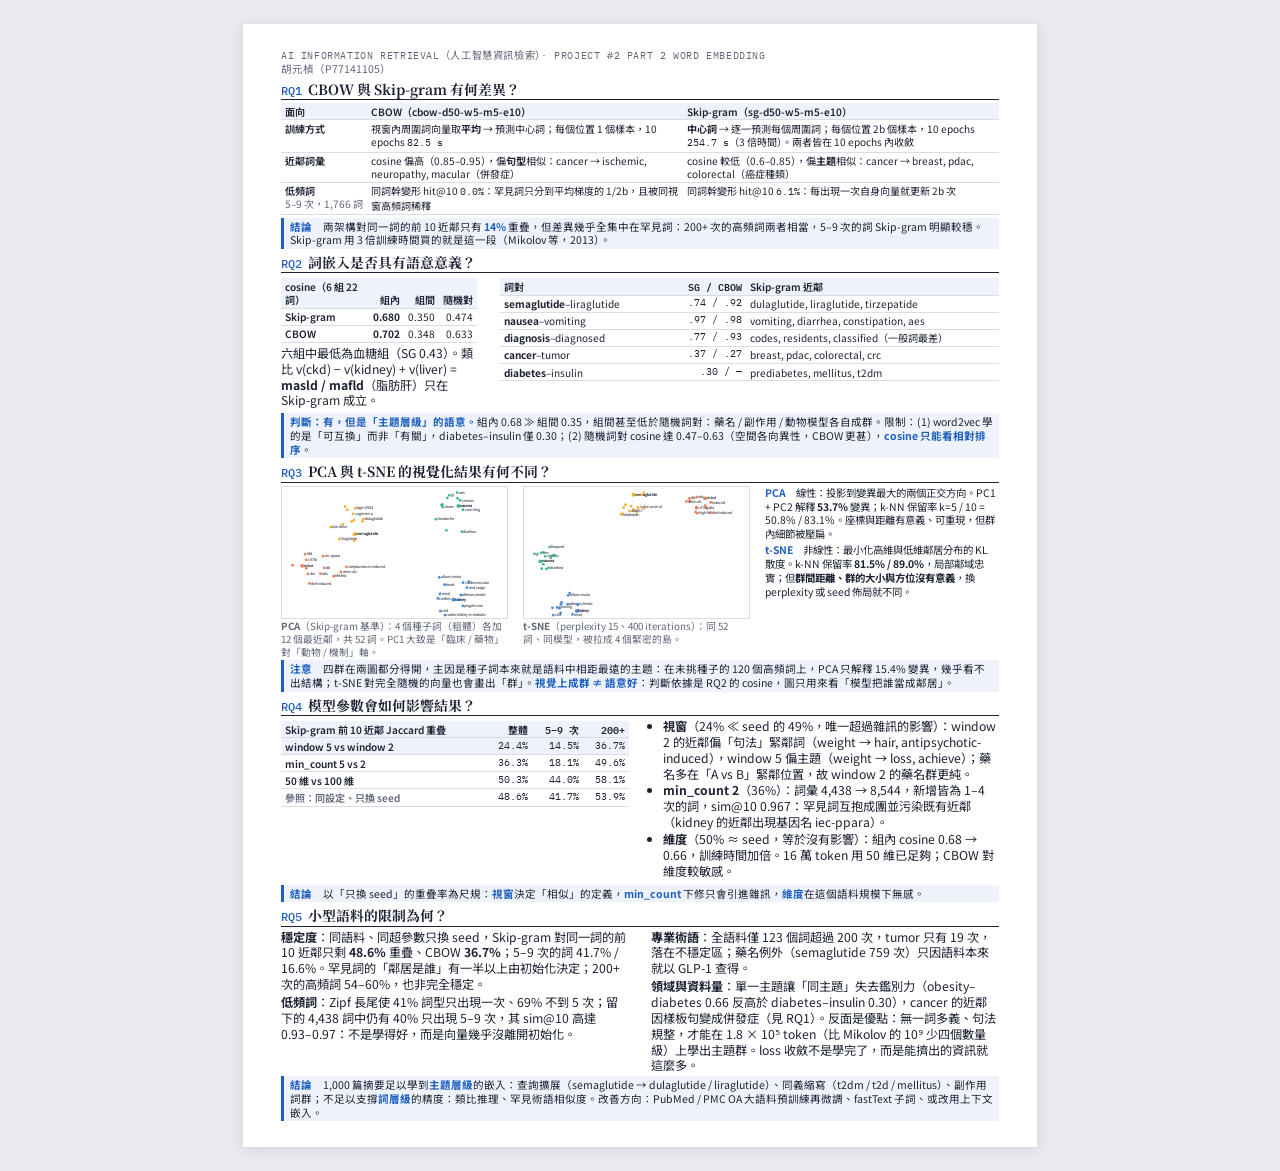
<file: docs/project2-w2v-report-concise.html>
<!doctype html>
<html lang="zh-Hant">
<head>
<meta charset="utf-8">
<meta name="viewport" content="width=device-width,initial-scale=1">
<title>Project 2 Part 2</title>
<link rel="stylesheet" href="https://fonts.googleapis.com/css2?family=Noto+Serif+TC:wght@500;700&family=Noto+Sans+TC:wght@400;500;700&family=IBM+Plex+Mono:wght@400;500&display=swap">
<style>
:root{--paper:#fff;--desk:#e9ebef;--ink:#1d2333;--muted:#5f6778;--line:#d9dde6;--rule:#1d2333;--accent:#1f5fbf;--soft:#eef3fb;--code:#f1f3f7;
  --serif:"Noto Serif TC","Songti TC","PMingLiU",serif;--sans:"Noto Sans TC","PingFang TC","Microsoft JhengHei",system-ui,sans-serif;--mono:"IBM Plex Mono",ui-monospace,Menlo,monospace,"Noto Sans TC"}
*{box-sizing:border-box}
body{margin:0;background:var(--desk);color:var(--ink);font-family:var(--sans);font-size:9.15pt;line-height:1.3;padding:24px 16px}
.page{background:var(--paper);width:210mm;min-height:297mm;max-width:100%;margin:0 auto;box-shadow:0 2px 12px rgba(20,30,60,.12);display:flex;flex-direction:column}
.inner{padding:6.5mm 10mm 2mm;flex:1;min-width:0}
footer{display:flex;justify-content:space-between;gap:12px;padding:0 10mm 4mm;font-size:7.34pt;color:var(--muted);font-family:var(--mono);line-height:1.3}
h1{font-family:var(--serif);font-size:16.95pt;line-height:1.25;margin:2px 0 3px}
h2{font-family:var(--serif);font-size:10.40pt;margin:0 0 3px;padding-bottom:1px;border-bottom:1.5px solid var(--rule)}
h2 span{font-family:var(--mono);font-weight:500;color:var(--accent);font-size:8.81pt;margin-right:6px}
p{margin:0 0 2px}
.eyebrow{font-family:var(--mono);font-size:7.68pt;letter-spacing:.06em;text-transform:uppercase;color:var(--muted);margin:0}
.meta{font-size:7.91pt;color:var(--muted);margin:0 0 4px;line-height:1.35}
.facts{display:grid;grid-template-columns:repeat(6,1fr);gap:5px;margin:4px 0 6px}
.facts div{background:var(--soft);border-radius:4px;padding:1px 7px}
.facts b{display:block;font-family:var(--mono);font-size:10.73pt;font-weight:500;color:var(--accent);line-height:1.2}
.facts small{font-size:7.34pt;color:var(--muted);line-height:1.2;display:block}
section{margin-bottom:4px;min-width:0}
.two{display:grid;grid-template-columns:1fr 1fr;gap:0 6mm;align-items:start}.two>*{min-width:0}
.three{display:grid;grid-template-columns:60mm 60mm 1fr;gap:0 4mm;align-items:start}.three>*{min-width:0}
code{font-family:var(--mono);font-size:.92em;background:var(--code);padding:0 2px;border-radius:2px}
table.t{border-collapse:collapse;width:100%;font-size:7.57pt;margin:2px 0 3px;font-variant-numeric:tabular-nums;line-height:1.3}
table.t th{text-align:left;background:var(--soft);padding:1.5px 4px;border-bottom:1px solid var(--line);font-weight:600;vertical-align:bottom}
table.t td{padding:1.5px 4px;border-bottom:1px solid var(--line);vertical-align:top}
table.t td.k{font-weight:600;white-space:nowrap}
table.num td:not(:first-child),table.num th:not(:first-child){text-align:right;white-space:nowrap}
table.t .n{text-align:right;white-space:nowrap;font-family:var(--mono);font-size:7.46pt}
table.t tr.sel td{background:var(--soft)}
ul{padding-left:12px;margin:0 0 2px}li{margin-bottom:1px}
.verdict{background:var(--soft);border-left:3px solid var(--accent);padding:2px 6px;margin:2px 0 2px;font-size:7.91pt}
.verdict b{color:var(--accent)}
figure{margin:0;min-width:0}figure svg{width:100%;height:auto;display:block;border:1px solid var(--line)}figcaption{font-size:7.34pt;color:var(--muted);line-height:1.3;margin-top:1px}
.kv{font-size:7.80pt;line-height:1.33}.kv p{margin:0 0 2px}.kv b.h{color:var(--accent)}
.cols{columns:2;column-gap:6mm}
.muted{color:var(--muted)}
@media (max-width:640px){.two,.three,.facts{grid-template-columns:1fr 1fr}.cols{columns:1}.page{min-height:0}.inner{padding:6mm 5mm}}
@media print{body{background:none;padding:0}.page{box-shadow:none;margin:0;width:210mm;height:297mm;min-height:0;overflow:hidden}@page{size:A4 portrait;margin:0}}
table.cos{font-size:.86em}table.cos td,table.cos th{padding:1.5px 2px}table.cos th:first-child{white-space:normal}
.two.tbl{grid-template-columns:52mm 1fr}
</style>
</head>
<body>
<section class="page"><div class="inner">

<p class="eyebrow">AI Information Retrieval（人工智慧資訊檢索）· Project #2 Part 2 Word Embedding</p>
<p class="meta">胡元楨（P77141105）</p>

<section>
<h2><span>RQ1</span>CBOW 與 Skip-gram 有何差異？</h2>
<table class="t">
<tr><th style="width:11%">面向</th><th style="width:44%">CBOW（cbow-d50-w5-m5-e10）</th><th>Skip-gram（sg-d50-w5-m5-e10）</th></tr>
<tr><td class="k">訓練方式</td><td>視窗內周圍詞向量取<b>平均</b> → 預測中心詞；每個位置 1 個樣本，10 epochs <span class="n">82.5 s</span></td><td><b>中心詞</b> → 逐一預測每個周圍詞；每個位置 2b 個樣本，10 epochs <span class="n">254.7 s</span>（3 倍時間）。兩者皆在 10 epochs 內收斂</td></tr>
<tr><td class="k">近鄰詞彙</td><td>cosine 偏高（0.85–0.95），偏<b>句型</b>相似：cancer → ischemic, neuropathy, macular（併發症）</td><td>cosine 較低（0.6–0.85），偏<b>主題</b>相似：cancer → breast, pdac, colorectal（癌症種類）</td></tr>
<tr><td class="k">低頻詞<br><span class="muted" style="font-weight:400">5–9 次，1,766 詞</span></td><td>同詞幹變形 hit@10 <span class="n">0.0%</span>：罕見詞只分到平均梯度的 1/2b，且被同視窗高頻詞稀釋</td><td>同詞幹變形 hit@10 <span class="n">6.1%</span>：每出現一次自身向量就更新 2b 次</td></tr>
</table>
<p class="verdict"><b>結論</b>　兩架構對同一詞的前 10 近鄰只有 <b>14%</b> 重疊，但差異幾乎全集中在罕見詞：200+ 次的高頻詞兩者相當，5–9 次的詞 Skip-gram 明顯較穩。Skip-gram 用 3 倍訓練時間買的就是這一段（Mikolov 等，2013）。</p>
</section>

<section>
<h2><span>RQ2</span>詞嵌入是否具有語意意義？</h2>
<div class="two tbl">
<div>
<table class="t num">
<tr><th>cosine（6 組 22 詞）</th><th>組內</th><th>組間</th><th>隨機對</th></tr>
<tr><td class="k">Skip-gram</td><td><b>0.680</b></td><td>0.350</td><td>0.474</td></tr>
<tr><td class="k">CBOW</td><td><b>0.702</b></td><td>0.348</td><td>0.633</td></tr>
</table>
<p>六組中最低為血糖組（SG 0.43）。類比 v(ckd) − v(kidney) + v(liver) = <b>masld / mafld</b>（脂肪肝）只在 Skip-gram 成立。</p>
</div>
<table class="t">
<tr><th style="width:34%">詞對</th><th class="n" style="text-align:right">SG / CBOW</th><th>Skip-gram 近鄰</th></tr>
<tr><td><b>semaglutide</b>–liraglutide</td><td class="n">.74 / .92</td><td>dulaglutide, liraglutide, tirzepatide</td></tr>
<tr><td><b>nausea</b>–vomiting</td><td class="n">.97 / .98</td><td>vomiting, diarrhea, constipation, aes</td></tr>
<tr><td><b>diagnosis</b>–diagnosed</td><td class="n">.77 / .93</td><td>codes, residents, classified（一般詞最差）</td></tr>
<tr><td><b>cancer</b>–tumor</td><td class="n">.37 / .27</td><td>breast, pdac, colorectal, crc</td></tr>
<tr><td><b>diabetes</b>–insulin</td><td class="n">.30 / —</td><td>prediabetes, mellitus, t2dm</td></tr>
</table>
</div>
<p class="verdict"><b>判斷：有，但是「主題層級」的語意。</b>組內 0.68 ≫ 組間 0.35，組間甚至低於隨機詞對：藥名 / 副作用 / 動物模型各自成群。限制：(1) word2vec 學的是「可互換」而非「有關」，diabetes–insulin 僅 0.30；(2) 隨機詞對 cosine 達 0.47–0.63（空間各向異性，CBOW 更甚），<b>cosine 只能看相對排序</b>。</p>
</section>

<section>
<h2><span>RQ3</span>PCA 與 t-SNE 的視覺化結果有何不同？</h2>
<div class="three">
<figure><svg xmlns="http://www.w3.org/2000/svg" viewBox="20 46 820 480" font-family="Noto Sans TC, Helvetica, Arial, sans-serif"><rect width="100%" height="100%" fill="#ffffff"/><circle cx="285.2" cy="218.0" r="7" fill="#eda100" fill-opacity="0.85"/><text x="291.2" y="222.0" font-size="14" font-weight="bold" fill="#1d2333">semaglutide</text><circle cx="663.5" cy="115.1" r="7" fill="#1baf7a" fill-opacity="0.85"/><text x="669.5" y="119.1" font-size="14" font-weight="bold" fill="#1d2333">nausea</text><circle cx="645.3" cy="457.1" r="7" fill="#2a78d6" fill-opacity="0.85"/><text x="651.3" y="461.1" font-size="14" font-weight="bold" fill="#1d2333">kidney</text><circle cx="93.5" cy="333.5" r="7" fill="#eb6834" fill-opacity="0.85"/><text x="99.5" y="337.5" font-size="14" font-weight="bold" fill="#1d2333">mice</text><circle cx="317.2" cy="162.1" r="5" fill="#eda100" fill-opacity="0.85"/><text x="323.2" y="166.1" font-size="14"  fill="#1d2333">dulaglutide</text><circle cx="282.7" cy="167.1" r="5" fill="#eda100" fill-opacity="0.85"/><circle cx="229.0" cy="235.9" r="5" fill="#eda100" fill-opacity="0.85"/><text x="235.0" y="239.9" font-size="14"  fill="#1d2333">liraglutide</text><circle cx="197.4" cy="192.8" r="5" fill="#eda100" fill-opacity="0.85"/><text x="203.4" y="196.8" font-size="14"  fill="#1d2333">low-dose</text><circle cx="287.7" cy="123.2" r="5" fill="#eda100" fill-opacity="0.85"/><text x="293.7" y="127.2" font-size="14"  fill="#1d2333">bgm0504</text><circle cx="241.5" cy="182.8" r="5" fill="#eda100" fill-opacity="0.85"/><circle cx="274.2" cy="171.9" r="5" fill="#eda100" fill-opacity="0.85"/><circle cx="313.5" cy="171.0" r="5" fill="#eda100" fill-opacity="0.85"/><circle cx="283.6" cy="241.8" r="5" fill="#eda100" fill-opacity="0.85"/><circle cx="249.9" cy="117.4" r="5" fill="#eda100" fill-opacity="0.85"/><circle cx="278.7" cy="143.6" r="5" fill="#eda100" fill-opacity="0.85"/><text x="284.7" y="147.6" font-size="14"  fill="#1d2333">cagrisema</text><circle cx="258.3" cy="129.3" r="5" fill="#eda100" fill-opacity="0.85"/><circle cx="680.2" cy="128.6" r="5" fill="#1baf7a" fill-opacity="0.85"/><text x="686.2" y="132.6" font-size="14"  fill="#1d2333">vomiting</text><circle cx="670.3" cy="95.2" r="5" fill="#1baf7a" fill-opacity="0.85"/><text x="676.3" y="99.2" font-size="14"  fill="#1d2333">serious</text><circle cx="676.0" cy="209.2" r="5" fill="#1baf7a" fill-opacity="0.85"/><text x="682.0" y="213.2" font-size="14"  fill="#1d2333">diarrhea</text><circle cx="619.7" cy="204.6" r="5" fill="#1baf7a" fill-opacity="0.85"/><circle cx="658.9" cy="66.8" r="5" fill="#1baf7a" fill-opacity="0.85"/><text x="664.9" y="70.8" font-size="14"  fill="#1d2333">aes</text><circle cx="581.6" cy="163.6" r="5" fill="#1baf7a" fill-opacity="0.85"/><text x="587.6" y="167.6" font-size="14"  fill="#1d2333">headache</text><circle cx="622.8" cy="85.4" r="5" fill="#1baf7a" fill-opacity="0.85"/><circle cx="660.8" cy="87.8" r="5" fill="#1baf7a" fill-opacity="0.85"/><circle cx="604.7" cy="109.0" r="5" fill="#1baf7a" fill-opacity="0.85"/><circle cx="630.2" cy="76.5" r="5" fill="#1baf7a" fill-opacity="0.85"/><text x="636.2" y="80.5" font-size="14"  fill="#1d2333">gi</text><circle cx="606.9" cy="119.6" r="5" fill="#1baf7a" fill-opacity="0.85"/><text x="612.9" y="123.6" font-size="14"  fill="#1d2333">teaes</text><circle cx="602.2" cy="112.9" r="5" fill="#1baf7a" fill-opacity="0.85"/><circle cx="672.4" cy="440.0" r="5" fill="#2a78d6" fill-opacity="0.85"/><text x="678.4" y="444.0" font-size="14"  fill="#1d2333">atherosclerotic</text><circle cx="679.5" cy="479.5" r="5" fill="#2a78d6" fill-opacity="0.85"/><text x="685.5" y="483.5" font-size="14"  fill="#1d2333">progression</text><circle cx="680.4" cy="395.2" r="5" fill="#2a78d6" fill-opacity="0.85"/><text x="686.4" y="399.2" font-size="14"  fill="#1d2333">cardiovascular</text><circle cx="665.3" cy="458.2" r="5" fill="#2a78d6" fill-opacity="0.85"/><circle cx="596.4" cy="435.8" r="5" fill="#2a78d6" fill-opacity="0.85"/><text x="602.4" y="439.8" font-size="14"  fill="#1d2333">renal</text><circle cx="598.0" cy="499.1" r="5" fill="#2a78d6" fill-opacity="0.85"/><text x="604.0" y="503.1" font-size="14"  fill="#1d2333">ckd</text><circle cx="593.8" cy="375.8" r="5" fill="#2a78d6" fill-opacity="0.85"/><text x="599.8" y="379.8" font-size="14"  fill="#1d2333">albuminuria</text><circle cx="694.7" cy="412.9" r="5" fill="#2a78d6" fill-opacity="0.85"/><text x="700.7" y="416.9" font-size="14"  fill="#1d2333">end-stage</text><circle cx="614.1" cy="513.2" r="5" fill="#2a78d6" fill-opacity="0.85"/><text x="620.1" y="517.2" font-size="14"  fill="#1d2333">cardio-kidney-metabolic</text><circle cx="701.4" cy="390.9" r="5" fill="#2a78d6" fill-opacity="0.85"/><circle cx="588.5" cy="452.5" r="5" fill="#2a78d6" fill-opacity="0.85"/><text x="594.5" y="456.5" font-size="14"  fill="#1d2333">confers</text><circle cx="613.2" cy="402.3" r="5" fill="#2a78d6" fill-opacity="0.85"/><text x="619.2" y="406.3" font-size="14"  fill="#1d2333">heart</text><circle cx="160.3" cy="361.7" r="5" fill="#eb6834" fill-opacity="0.85"/><text x="166.3" y="365.7" font-size="14"  fill="#1d2333">rats</text><circle cx="108.7" cy="342.4" r="5" fill="#eb6834" fill-opacity="0.85"/><circle cx="114.6" cy="363.3" r="5" fill="#eb6834" fill-opacity="0.85"/><text x="120.6" y="367.3" font-size="14"  fill="#1d2333">dio</text><circle cx="174.5" cy="341.2" r="5" fill="#eb6834" fill-opacity="0.85"/><text x="180.5" y="345.2" font-size="14"  fill="#1d2333">db</text><circle cx="108.1" cy="311.5" r="5" fill="#eb6834" fill-opacity="0.85"/><text x="114.1" y="315.5" font-size="14"  fill="#1d2333">c57bl</text><circle cx="169.7" cy="298.4" r="5" fill="#eb6834" fill-opacity="0.85"/><text x="175.7" y="302.4" font-size="14"  fill="#1d2333">iec-ppara</text><circle cx="58.6" cy="331.3" r="5" fill="#eb6834" fill-opacity="0.85"/><circle cx="120.1" cy="398.0" r="5" fill="#eb6834" fill-opacity="0.85"/><text x="126.1" y="402.0" font-size="14"  fill="#1d2333">diet-induced</text><circle cx="208.5" cy="371.2" r="5" fill="#eb6834" fill-opacity="0.85"/><text x="214.5" y="375.2" font-size="14"  fill="#1d2333">hfd-fed</text><circle cx="254.7" cy="337.2" r="5" fill="#eb6834" fill-opacity="0.85"/><text x="260.7" y="341.2" font-size="14"  fill="#1d2333">streptozotocin-induced</text><circle cx="104.1" cy="291.0" r="5" fill="#eb6834" fill-opacity="0.85"/><text x="110.1" y="295.0" font-size="14"  fill="#1d2333">hfd</text><circle cx="235.6" cy="355.8" r="5" fill="#eb6834" fill-opacity="0.85"/><text x="241.6" y="359.8" font-size="14"  fill="#1d2333">animals</text></svg><figcaption><b>PCA</b>（Skip-gram 基準）：4 個種子詞（粗體）各加 12 個最近鄰，共 52 詞。PC1 大致是「臨床 / 藥物」對「動物 / 機制」軸。</figcaption></figure>
<figure><svg xmlns="http://www.w3.org/2000/svg" viewBox="20 46 820 480" font-family="Noto Sans TC, Helvetica, Arial, sans-serif"><rect width="100%" height="100%" fill="#ffffff"/><circle cx="419.5" cy="74.3" r="7" fill="#eda100" fill-opacity="0.85"/><text x="425.5" y="78.3" font-size="14" font-weight="bold" fill="#1d2333">semaglutide</text><circle cx="79.4" cy="317.1" r="7" fill="#1baf7a" fill-opacity="0.85"/><text x="85.4" y="321.1" font-size="14" font-weight="bold" fill="#1d2333">nausea</text><circle cx="212.8" cy="498.3" r="7" fill="#2a78d6" fill-opacity="0.85"/><text x="218.8" y="502.3" font-size="14" font-weight="bold" fill="#1d2333">kidney</text><circle cx="680.9" cy="87.3" r="7" fill="#eb6834" fill-opacity="0.85"/><text x="686.9" y="91.3" font-size="14" font-weight="bold" fill="#1d2333">mice</text><circle cx="445.5" cy="74.5" r="5" fill="#eda100" fill-opacity="0.85"/><circle cx="436.2" cy="119.9" r="5" fill="#eda100" fill-opacity="0.85"/><text x="442.2" y="123.9" font-size="14"  fill="#1d2333">submaximal</text><circle cx="457.5" cy="66.8" r="5" fill="#eda100" fill-opacity="0.85"/><circle cx="456.5" cy="124.6" r="5" fill="#eda100" fill-opacity="0.85"/><circle cx="418.7" cy="128.9" r="5" fill="#eda100" fill-opacity="0.85"/><circle cx="389.9" cy="110.5" r="5" fill="#eda100" fill-opacity="0.85"/><circle cx="411.0" cy="115.7" r="5" fill="#eda100" fill-opacity="0.85"/><circle cx="374.1" cy="146.1" r="5" fill="#eda100" fill-opacity="0.85"/><text x="380.1" y="150.1" font-size="14"  fill="#1d2333">retatrutide</text><circle cx="379.1" cy="142.8" r="5" fill="#eda100" fill-opacity="0.85"/><circle cx="383.5" cy="121.1" r="5" fill="#eda100" fill-opacity="0.85"/><circle cx="431.3" cy="136.1" r="5" fill="#eda100" fill-opacity="0.85"/><circle cx="404.7" cy="133.6" r="5" fill="#eda100" fill-opacity="0.85"/><text x="410.7" y="137.6" font-size="14"  fill="#1d2333">ubt251</text><circle cx="90.6" cy="327.7" r="5" fill="#1baf7a" fill-opacity="0.85"/><circle cx="97.5" cy="299.1" r="5" fill="#1baf7a" fill-opacity="0.85"/><text x="103.5" y="303.1" font-size="14"  fill="#1d2333">serious</text><circle cx="110.1" cy="340.7" r="5" fill="#1baf7a" fill-opacity="0.85"/><text x="116.1" y="344.7" font-size="14"  fill="#1d2333">diarrhea</text><circle cx="101.7" cy="344.8" r="5" fill="#1baf7a" fill-opacity="0.85"/><circle cx="82.3" cy="286.2" r="5" fill="#1baf7a" fill-opacity="0.85"/><text x="88.3" y="290.2" font-size="14"  fill="#1d2333">aes</text><circle cx="84.7" cy="344.1" r="5" fill="#1baf7a" fill-opacity="0.85"/><circle cx="117.4" cy="303.7" r="5" fill="#1baf7a" fill-opacity="0.85"/><circle cx="90.7" cy="284.3" r="5" fill="#1baf7a" fill-opacity="0.85"/><circle cx="123.9" cy="296.1" r="5" fill="#1baf7a" fill-opacity="0.85"/><circle cx="58.6" cy="290.3" r="5" fill="#1baf7a" fill-opacity="0.85"/><text x="64.6" y="294.3" font-size="14"  fill="#1d2333">gi</text><circle cx="131.5" cy="294.2" r="5" fill="#1baf7a" fill-opacity="0.85"/><circle cx="113.1" cy="265.1" r="5" fill="#1baf7a" fill-opacity="0.85"/><text x="119.1" y="269.1" font-size="14"  fill="#1d2333">frequent</text><circle cx="179.5" cy="473.7" r="5" fill="#2a78d6" fill-opacity="0.85"/><text x="185.5" y="477.7" font-size="14"  fill="#1d2333">atherosclerotic</text><circle cx="153.4" cy="505.6" r="5" fill="#2a78d6" fill-opacity="0.85"/><circle cx="216.0" cy="476.1" r="5" fill="#2a78d6" fill-opacity="0.85"/><circle cx="140.9" cy="485.2" r="5" fill="#2a78d6" fill-opacity="0.85"/><text x="146.9" y="489.2" font-size="14"  fill="#1d2333">slowing</text><circle cx="196.8" cy="510.9" r="5" fill="#2a78d6" fill-opacity="0.85"/><text x="202.8" y="514.9" font-size="14"  fill="#1d2333">renal</text><circle cx="126.7" cy="513.2" r="5" fill="#2a78d6" fill-opacity="0.85"/><text x="132.7" y="517.2" font-size="14"  fill="#1d2333">ckd</text><circle cx="181.4" cy="441.1" r="5" fill="#2a78d6" fill-opacity="0.85"/><text x="187.4" y="445.1" font-size="14"  fill="#1d2333">albuminuria</text><circle cx="154.2" cy="474.6" r="5" fill="#2a78d6" fill-opacity="0.85"/><circle cx="123.9" cy="486.7" r="5" fill="#2a78d6" fill-opacity="0.85"/><circle cx="157.4" cy="467.2" r="5" fill="#2a78d6" fill-opacity="0.85"/><circle cx="149.7" cy="488.0" r="5" fill="#2a78d6" fill-opacity="0.85"/><circle cx="186.7" cy="433.1" r="5" fill="#2a78d6" fill-opacity="0.85"/><circle cx="649.7" cy="83.0" r="5" fill="#eb6834" fill-opacity="0.85"/><text x="655.7" y="87.0" font-size="14"  fill="#1d2333">rats</text><circle cx="701.4" cy="102.4" r="5" fill="#eb6834" fill-opacity="0.85"/><text x="707.4" y="106.4" font-size="14"  fill="#1d2333">induced</text><circle cx="689.5" cy="123.3" r="5" fill="#eb6834" fill-opacity="0.85"/><text x="695.5" y="127.3" font-size="14"  fill="#1d2333">dio</text><circle cx="622.8" cy="87.1" r="5" fill="#eb6834" fill-opacity="0.85"/><text x="628.8" y="91.1" font-size="14"  fill="#1d2333">db</text><circle cx="648.6" cy="123.9" r="5" fill="#eb6834" fill-opacity="0.85"/><text x="654.6" y="127.9" font-size="14"  fill="#1d2333">c57bl</text><circle cx="681.3" cy="114.2" r="5" fill="#eb6834" fill-opacity="0.85"/><circle cx="652.4" cy="141.5" r="5" fill="#eb6834" fill-opacity="0.85"/><text x="658.4" y="145.5" font-size="14"  fill="#1d2333">high-fat</text><circle cx="700.3" cy="139.9" r="5" fill="#eb6834" fill-opacity="0.85"/><text x="706.3" y="143.9" font-size="14"  fill="#1d2333">diet-induced</text><circle cx="649.0" cy="119.0" r="5" fill="#eb6834" fill-opacity="0.85"/><circle cx="625.1" cy="96.4" r="5" fill="#eb6834" fill-opacity="0.85"/><circle cx="645.8" cy="137.5" r="5" fill="#eb6834" fill-opacity="0.85"/><circle cx="612.5" cy="98.8" r="5" fill="#eb6834" fill-opacity="0.85"/><text x="618.5" y="102.8" font-size="14"  fill="#1d2333">animals</text></svg><figcaption><b>t-SNE</b>（perplexity 15、400 iterations）：同 52 詞、同模型，被拉成 4 個緊密的島。</figcaption></figure>
<div class="kv">
<p><b class="h">PCA</b>　線性：投影到變異最大的兩個正交方向。PC1 + PC2 解釋 <b>53.7%</b> 變異；k-NN 保留率 k=5 / 10 = 50.8% / 83.1%。座標與距離有意義、可重現，但群內細節被壓扁。</p>
<p><b class="h">t-SNE</b>　非線性：最小化高維與低維鄰居分布的 KL 散度。k-NN 保留率 <b>81.5% / 89.0%</b>，局部鄰域忠實；但<b>群間距離、群的大小與方位沒有意義</b>，換 perplexity 或 seed 佈局就不同。</p>
</div>
</div>
<p class="verdict"><b>注意</b>　四群在兩圖都分得開，主因是種子詞本來就是語料中相距最遠的主題：在未挑種子的 120 個高頻詞上，PCA 只解釋 15.4% 變異，幾乎看不出結構；t-SNE 對完全隨機的向量也會畫出「群」。<b>視覺上成群 ≠ 語意好</b>：判斷依據是 RQ2 的 cosine，圖只用來看「模型把誰當成鄰居」。</p>
</section>

<section>
<h2><span>RQ4</span>模型參數會如何影響結果？</h2>
<div class="two">
<table class="t">
<tr><th>Skip-gram 前 10 近鄰 Jaccard 重疊</th><th class="n" style="text-align:right">整體</th><th class="n" style="text-align:right">5–9 次</th><th class="n" style="text-align:right">200+</th></tr>
<tr class="sel"><td class="k">window 5 vs window 2</td><td class="n">24.4%</td><td class="n">14.5%</td><td class="n">36.7%</td></tr>
<tr><td class="k">min_count 5 vs 2</td><td class="n">36.3%</td><td class="n">18.1%</td><td class="n">49.6%</td></tr>
<tr><td class="k">50 維 vs 100 維</td><td class="n">50.3%</td><td class="n">44.0%</td><td class="n">58.1%</td></tr>
<tr><td class="k muted">參照：同設定、只換 seed</td><td class="n">48.6%</td><td class="n">41.7%</td><td class="n">53.9%</td></tr>
</table>
<ul>
<li><b>視窗</b>（24% ≪ seed 的 49%，唯一超過雜訊的影響）：window 2 的近鄰偏「句法」緊鄰詞（weight → hair, antipsychotic-induced），window 5 偏主題（weight → loss, achieve）；藥名多在「A vs B」緊鄰位置，故 window 2 的藥名群更純。</li>
<li><b>min_count 2</b>（36%）：詞彙 4,438 → 8,544，新增皆為 1–4 次的詞，sim@10 0.967：罕見詞互抱成團並污染既有近鄰（kidney 的近鄰出現基因名 iec-ppara）。</li>
<li><b>維度</b>（50% ≈ seed，等於沒有影響）：組內 cosine 0.68 → 0.66，訓練時間加倍。16 萬 token 用 50 維已足夠；CBOW 對維度較敏感。</li>
</ul>
</div>
<p class="verdict"><b>結論</b>　以「只換 seed」的重疊率為尺規：<b>視窗</b>決定「相似」的定義，<b>min_count</b> 下修只會引進雜訊，<b>維度</b>在這個語料規模下無感。</p>
</section>

<section>
<h2><span>RQ5</span>小型語料的限制為何？</h2>
<div class="cols">
<p><b>穩定度</b>：同語料、同超參數只換 seed，Skip-gram 對同一詞的前 10 近鄰只剩 <b>48.6%</b> 重疊、CBOW <b>36.7%</b>；5–9 次的詞 41.7% / 16.6%。罕見詞的「鄰居是誰」有一半以上由初始化決定；200+ 次的高頻詞 54–60%，也非完全穩定。</p>
<p><b>低頻詞</b>：Zipf 長尾使 41% 詞型只出現一次、69% 不到 5 次；留下的 4,438 詞中仍有 40% 只出現 5–9 次，其 sim@10 高達 0.93–0.97：不是學得好，而是向量幾乎沒離開初始化。</p>
<p><b>專業術語</b>：全語料僅 123 個詞超過 200 次，tumor 只有 19 次，落在不穩定區；藥名例外（semaglutide 759 次）只因語料本來就以 GLP-1 查得。</p>
<p><b>領域與資料量</b>：單一主題讓「同主題」失去鑑別力（obesity–diabetes 0.66 反高於 diabetes–insulin 0.30），cancer 的近鄰因樣板句變成併發症（見 RQ1）。反面是優點：無一詞多義、句法規整，才能在 1.8 × 10⁵ token（比 Mikolov 的 10⁹ 少四個數量級）上學出主題群。loss 收斂不是學完了，而是能擠出的資訊就這麼多。</p>
</div>
<p class="verdict"><b>結論</b>　1,000 篇摘要足以學到<b>主題層級</b>的嵌入：查詢擴展（semaglutide → dulaglutide / liraglutide）、同義縮寫（t2dm / t2d / mellitus）、副作用詞群；不足以支撐<b>詞層級</b>的精度：類比推理、罕見術語相似度。改善方向：PubMed / PMC OA 大語料預訓練再微調、fastText 子詞、或改用上下文嵌入。</p>
</section>

</div>
</section>
</body>
</html>
</file>
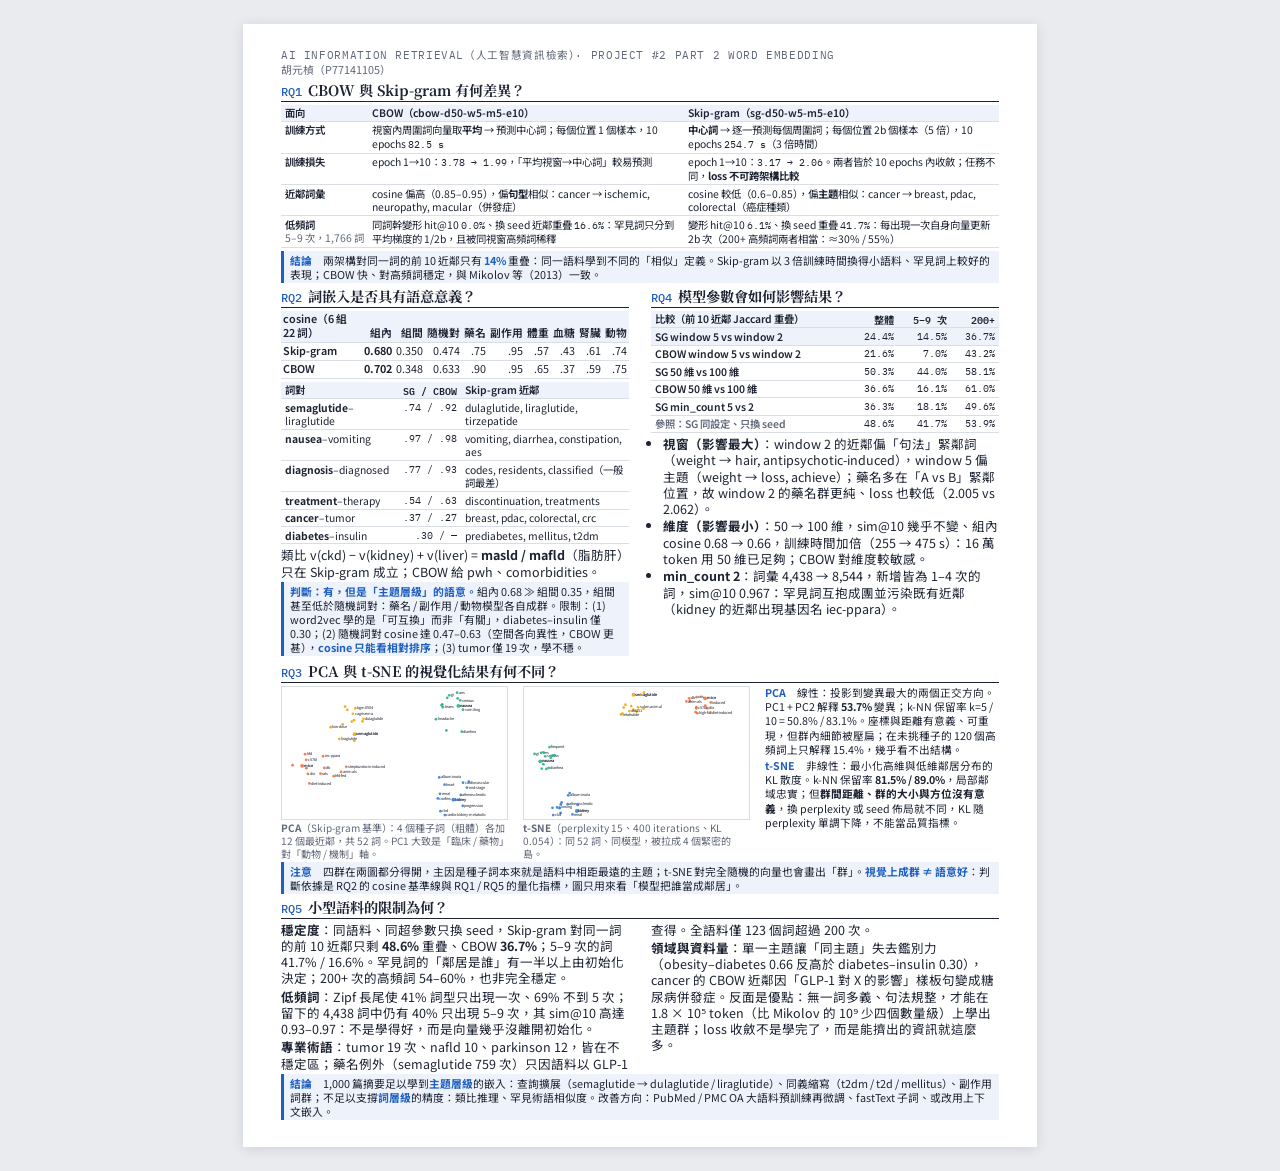
<file: docs/project2-w2v-report.html>
<!doctype html>
<html lang="zh-Hant">
<head>
<meta charset="utf-8">
<meta name="viewport" content="width=device-width,initial-scale=1">
<title>Project 2</title>
<link rel="stylesheet" href="https://fonts.googleapis.com/css2?family=Noto+Serif+TC:wght@500;700&family=Noto+Sans+TC:wght@400;500;700&family=IBM+Plex+Mono:wght@400;500&display=swap">
<style>
:root{--paper:#fff;--desk:#e9ebef;--ink:#1d2333;--muted:#5f6778;--line:#d9dde6;--rule:#1d2333;--accent:#1f5fbf;--soft:#eef3fb;--code:#f1f3f7;
  --serif:"Noto Serif TC","Songti TC","PMingLiU",serif;--sans:"Noto Sans TC","PingFang TC","Microsoft JhengHei",system-ui,sans-serif;--mono:"IBM Plex Mono",ui-monospace,Menlo,monospace,"Noto Sans TC"}
*{box-sizing:border-box}
body{margin:0;background:var(--desk);color:var(--ink);font-family:var(--sans);font-size:9.40pt;line-height:1.3;padding:24px 16px}
.page{background:var(--paper);width:210mm;min-height:297mm;max-width:100%;margin:0 auto;box-shadow:0 2px 12px rgba(20,30,60,.12);display:flex;flex-direction:column}
.inner{padding:6.5mm 10mm 2mm;flex:1;min-width:0}
footer{display:flex;justify-content:space-between;gap:12px;padding:0 10mm 4mm;font-size:7.54pt;color:var(--muted);font-family:var(--mono);line-height:1.3}
h1{font-family:var(--serif);font-size:17.40pt;line-height:1.25;margin:2px 0 3px}
h2{font-family:var(--serif);font-size:10.67pt;margin:0 0 3px;padding-bottom:1px;border-bottom:1.5px solid var(--rule)}
h2 span{font-family:var(--mono);font-weight:500;color:var(--accent);font-size:9.05pt;margin-right:6px}
p{margin:0 0 2px}
.eyebrow{font-family:var(--mono);font-size:7.89pt;letter-spacing:.06em;text-transform:uppercase;color:var(--muted);margin:0}
.meta{font-size:8.12pt;color:var(--muted);margin:0 0 4px;line-height:1.35}
.facts{display:grid;grid-template-columns:repeat(6,1fr);gap:5px;margin:4px 0 6px}
.facts div{background:var(--soft);border-radius:4px;padding:1px 7px}
.facts b{display:block;font-family:var(--mono);font-size:11.02pt;font-weight:500;color:var(--accent);line-height:1.2}
.facts small{font-size:7.54pt;color:var(--muted);line-height:1.2;display:block}
section{margin-bottom:4px;min-width:0}
.two{display:grid;grid-template-columns:1fr 1fr;gap:0 6mm;align-items:start}.two>*{min-width:0}
.three{display:grid;grid-template-columns:60mm 60mm 1fr;gap:0 4mm;align-items:start}.three>*{min-width:0}
code{font-family:var(--mono);font-size:.92em;background:var(--code);padding:0 2px;border-radius:2px}
table.t{border-collapse:collapse;width:100%;font-size:7.77pt;margin:2px 0 3px;font-variant-numeric:tabular-nums;line-height:1.3}
table.t th{text-align:left;background:var(--soft);padding:1.5px 4px;border-bottom:1px solid var(--line);font-weight:600;vertical-align:bottom}
table.t td{padding:1.5px 4px;border-bottom:1px solid var(--line);vertical-align:top}
table.t td.k{font-weight:600;white-space:nowrap}
table.num td:not(:first-child),table.num th:not(:first-child){text-align:right;white-space:nowrap}
table.t .n{text-align:right;white-space:nowrap;font-family:var(--mono);font-size:7.66pt}
table.t tr.sel td{background:var(--soft)}
ul{padding-left:12px;margin:0 0 2px}li{margin-bottom:1px}
.verdict{background:var(--soft);border-left:3px solid var(--accent);padding:2px 6px;margin:2px 0 2px;font-size:8.12pt}
.verdict b{color:var(--accent)}
figure{margin:0;min-width:0}figure svg{width:100%;height:auto;display:block;border:1px solid var(--line)}figcaption{font-size:7.54pt;color:var(--muted);line-height:1.3;margin-top:1px}
.kv{font-size:8.00pt;line-height:1.33}.kv p{margin:0 0 2px}.kv b.h{color:var(--accent)}
.cols{columns:2;column-gap:6mm}
.muted{color:var(--muted)}
@media (max-width:640px){.two,.three,.facts{grid-template-columns:1fr 1fr}.cols{columns:1}.page{min-height:0}.inner{padding:6mm 5mm}}
@media print{body{background:none;padding:0}.page{box-shadow:none;margin:0;width:210mm;height:297mm;min-height:0;overflow:hidden}@page{size:A4 portrait;margin:0}}
table.cos{font-size:.86em}table.cos td,table.cos th{padding:1.5px 2px}table.cos th:first-child{white-space:normal}
</style>
</head>
<body>
<section class="page"><div class="inner">

<p class="eyebrow">AI Information Retrieval（人工智慧資訊檢索）· Project #2 Part 2 Word Embedding</p>
<p class="meta">胡元楨（P77141105）</p>

<section>
<h2><span>RQ1</span>CBOW 與 Skip-gram 有何差異？</h2>
<table class="t">
<tr><th style="width:11%">面向</th><th style="width:44%">CBOW（cbow-d50-w5-m5-e10）</th><th>Skip-gram（sg-d50-w5-m5-e10）</th></tr>
<tr><td class="k">訓練方式</td><td>視窗內周圍詞向量取<b>平均</b> → 預測中心詞；每個位置 1 個樣本，10 epochs <span class="n">82.5 s</span></td><td><b>中心詞</b> → 逐一預測每個周圍詞；每個位置 2b 個樣本（5 倍），10 epochs <span class="n">254.7 s</span>（3 倍時間）</td></tr>
<tr><td class="k">訓練損失</td><td>epoch 1→10：<span class="n">3.78 → 1.99</span>，「平均視窗→中心詞」較易預測</td><td>epoch 1→10：<span class="n">3.17 → 2.06</span>。兩者皆於 10 epochs 內收斂；任務不同，<b>loss 不可跨架構比較</b></td></tr>
<tr><td class="k">近鄰詞彙</td><td>cosine 偏高（0.85–0.95），偏<b>句型</b>相似：cancer → ischemic, neuropathy, macular（併發症）</td><td>cosine 較低（0.6–0.85），偏<b>主題</b>相似：cancer → breast, pdac, colorectal（癌症種類）</td></tr>
<tr><td class="k">低頻詞<br><span class="muted" style="font-weight:400">5–9 次，1,766 詞</span></td><td>同詞幹變形 hit@10 <span class="n">0.0%</span>、換 seed 近鄰重疊 <span class="n">16.6%</span>：罕見詞只分到平均梯度的 1/2b，且被同視窗高頻詞稀釋</td><td>變形 hit@10 <span class="n">6.1%</span>、換 seed 重疊 <span class="n">41.7%</span>：每出現一次自身向量更新 2b 次（200+ 高頻詞兩者相當：≈30% / 55%）</td></tr>
</table>
<p class="verdict"><b>結論</b>　兩架構對同一詞的前 10 近鄰只有 <b>14%</b> 重疊：同一語料學到不同的「相似」定義。Skip-gram 以 3 倍訓練時間換得小語料、罕見詞上較好的表現；CBOW 快、對高頻詞穩定，與 Mikolov 等（2013）一致。</p>
</section>

<div class="two">
<section>
<h2><span>RQ2</span>詞嵌入是否具有語意意義？</h2>
<table class="t num cos">
<tr><th>cosine（6 組 22 詞）</th><th>組內</th><th>組間</th><th>隨機對</th><th>藥名</th><th>副作用</th><th>體重</th><th>血糖</th><th>腎臟</th><th>動物</th></tr>
<tr><td class="k">Skip-gram</td><td><b>0.680</b></td><td>0.350</td><td>0.474</td><td>.75</td><td>.95</td><td>.57</td><td>.43</td><td>.61</td><td>.74</td></tr>
<tr><td class="k">CBOW</td><td><b>0.702</b></td><td>0.348</td><td>0.633</td><td>.90</td><td>.95</td><td>.65</td><td>.37</td><td>.59</td><td>.75</td></tr>
</table>
<table class="t">
<tr><th style="width:34%">詞對</th><th class="n" style="text-align:right">SG / CBOW</th><th>Skip-gram 近鄰</th></tr>
<tr><td><b>semaglutide</b>–liraglutide</td><td class="n">.74 / .92</td><td>dulaglutide, liraglutide, tirzepatide</td></tr>
<tr><td><b>nausea</b>–vomiting</td><td class="n">.97 / .98</td><td>vomiting, diarrhea, constipation, aes</td></tr>
<tr><td><b>diagnosis</b>–diagnosed</td><td class="n">.77 / .93</td><td>codes, residents, classified（一般詞最差）</td></tr>
<tr><td><b>treatment</b>–therapy</td><td class="n">.54 / .63</td><td>discontinuation, treatments</td></tr>
<tr><td><b>cancer</b>–tumor</td><td class="n">.37 / .27</td><td>breast, pdac, colorectal, crc</td></tr>
<tr><td><b>diabetes</b>–insulin</td><td class="n">.30 / —</td><td>prediabetes, mellitus, t2dm</td></tr>
</table>
<p>類比 v(ckd) − v(kidney) + v(liver) = <b>masld / mafld</b>（脂肪肝）只在 Skip-gram 成立；CBOW 給 pwh、comorbidities。</p>
<p class="verdict"><b>判斷：有，但是「主題層級」的語意。</b>組內 0.68 ≫ 組間 0.35，組間甚至低於隨機詞對：藥名 / 副作用 / 動物模型各自成群。限制：(1) word2vec 學的是「可互換」而非「有關」，diabetes–insulin 僅 0.30；(2) 隨機詞對 cosine 達 0.47–0.63（空間各向異性，CBOW 更甚），<b>cosine 只能看相對排序</b>；(3) tumor 僅 19 次，學不穩。</p>
</section>

<section>
<h2><span>RQ4</span>模型參數會如何影響結果？</h2>
<table class="t">
<tr><th>比較（前 10 近鄰 Jaccard 重疊）</th><th class="n" style="text-align:right">整體</th><th class="n" style="text-align:right">5–9 次</th><th class="n" style="text-align:right">200+</th></tr>
<tr class="sel"><td class="k">SG window 5 vs window 2</td><td class="n">24.4%</td><td class="n">14.5%</td><td class="n">36.7%</td></tr>
<tr><td class="k">CBOW window 5 vs window 2</td><td class="n">21.6%</td><td class="n">7.0%</td><td class="n">43.2%</td></tr>
<tr><td class="k">SG 50 維 vs 100 維</td><td class="n">50.3%</td><td class="n">44.0%</td><td class="n">58.1%</td></tr>
<tr><td class="k">CBOW 50 維 vs 100 維</td><td class="n">36.6%</td><td class="n">16.1%</td><td class="n">61.0%</td></tr>
<tr><td class="k">SG min_count 5 vs 2</td><td class="n">36.3%</td><td class="n">18.1%</td><td class="n">49.6%</td></tr>
<tr><td class="k muted">參照：SG 同設定、只換 seed</td><td class="n">48.6%</td><td class="n">41.7%</td><td class="n">53.9%</td></tr>
</table>
<ul>
<li><b>視窗（影響最大）</b>：window 2 的近鄰偏「句法」緊鄰詞（weight → hair, antipsychotic-induced），window 5 偏主題（weight → loss, achieve）；藥名多在「A vs B」緊鄰位置，故 window 2 的藥名群更純、loss 也較低（2.005 vs 2.062）。</li>
<li><b>維度（影響最小）</b>：50 → 100 維，sim@10 幾乎不變、組內 cosine 0.68 → 0.66，訓練時間加倍（255 → 475 s）：16 萬 token 用 50 維已足夠；CBOW 對維度較敏感。</li>
<li><b>min_count 2</b>：詞彙 4,438 → 8,544，新增皆為 1–4 次的詞，sim@10 0.967：罕見詞互抱成團並污染既有近鄰（kidney 的近鄰出現基因名 iec-ppara）。</li>
</ul>
</section>
</div>

<section>
<h2><span>RQ3</span>PCA 與 t-SNE 的視覺化結果有何不同？</h2>
<div class="three">
<figure><svg xmlns="http://www.w3.org/2000/svg" viewBox="20 46 820 480" font-family="Noto Sans TC, Helvetica, Arial, sans-serif"><rect width="100%" height="100%" fill="#ffffff"/><circle cx="285.2" cy="218.0" r="7" fill="#eda100" fill-opacity="0.85"/><text x="291.2" y="222.0" font-size="14" font-weight="bold" fill="#1d2333">semaglutide</text><circle cx="663.5" cy="115.1" r="7" fill="#1baf7a" fill-opacity="0.85"/><text x="669.5" y="119.1" font-size="14" font-weight="bold" fill="#1d2333">nausea</text><circle cx="645.3" cy="457.1" r="7" fill="#2a78d6" fill-opacity="0.85"/><text x="651.3" y="461.1" font-size="14" font-weight="bold" fill="#1d2333">kidney</text><circle cx="93.5" cy="333.5" r="7" fill="#eb6834" fill-opacity="0.85"/><text x="99.5" y="337.5" font-size="14" font-weight="bold" fill="#1d2333">mice</text><circle cx="317.2" cy="162.1" r="5" fill="#eda100" fill-opacity="0.85"/><text x="323.2" y="166.1" font-size="14"  fill="#1d2333">dulaglutide</text><circle cx="282.7" cy="167.1" r="5" fill="#eda100" fill-opacity="0.85"/><circle cx="229.0" cy="235.9" r="5" fill="#eda100" fill-opacity="0.85"/><text x="235.0" y="239.9" font-size="14"  fill="#1d2333">liraglutide</text><circle cx="197.4" cy="192.8" r="5" fill="#eda100" fill-opacity="0.85"/><text x="203.4" y="196.8" font-size="14"  fill="#1d2333">low-dose</text><circle cx="287.7" cy="123.2" r="5" fill="#eda100" fill-opacity="0.85"/><text x="293.7" y="127.2" font-size="14"  fill="#1d2333">bgm0504</text><circle cx="241.5" cy="182.8" r="5" fill="#eda100" fill-opacity="0.85"/><circle cx="274.2" cy="171.9" r="5" fill="#eda100" fill-opacity="0.85"/><circle cx="313.5" cy="171.0" r="5" fill="#eda100" fill-opacity="0.85"/><circle cx="283.6" cy="241.8" r="5" fill="#eda100" fill-opacity="0.85"/><circle cx="249.9" cy="117.4" r="5" fill="#eda100" fill-opacity="0.85"/><circle cx="278.7" cy="143.6" r="5" fill="#eda100" fill-opacity="0.85"/><text x="284.7" y="147.6" font-size="14"  fill="#1d2333">cagrisema</text><circle cx="258.3" cy="129.3" r="5" fill="#eda100" fill-opacity="0.85"/><circle cx="680.2" cy="128.6" r="5" fill="#1baf7a" fill-opacity="0.85"/><text x="686.2" y="132.6" font-size="14"  fill="#1d2333">vomiting</text><circle cx="670.3" cy="95.2" r="5" fill="#1baf7a" fill-opacity="0.85"/><text x="676.3" y="99.2" font-size="14"  fill="#1d2333">serious</text><circle cx="676.0" cy="209.2" r="5" fill="#1baf7a" fill-opacity="0.85"/><text x="682.0" y="213.2" font-size="14"  fill="#1d2333">diarrhea</text><circle cx="619.7" cy="204.6" r="5" fill="#1baf7a" fill-opacity="0.85"/><circle cx="658.9" cy="66.8" r="5" fill="#1baf7a" fill-opacity="0.85"/><text x="664.9" y="70.8" font-size="14"  fill="#1d2333">aes</text><circle cx="581.6" cy="163.6" r="5" fill="#1baf7a" fill-opacity="0.85"/><text x="587.6" y="167.6" font-size="14"  fill="#1d2333">headache</text><circle cx="622.8" cy="85.4" r="5" fill="#1baf7a" fill-opacity="0.85"/><circle cx="660.8" cy="87.8" r="5" fill="#1baf7a" fill-opacity="0.85"/><circle cx="604.7" cy="109.0" r="5" fill="#1baf7a" fill-opacity="0.85"/><circle cx="630.2" cy="76.5" r="5" fill="#1baf7a" fill-opacity="0.85"/><text x="636.2" y="80.5" font-size="14"  fill="#1d2333">gi</text><circle cx="606.9" cy="119.6" r="5" fill="#1baf7a" fill-opacity="0.85"/><text x="612.9" y="123.6" font-size="14"  fill="#1d2333">teaes</text><circle cx="602.2" cy="112.9" r="5" fill="#1baf7a" fill-opacity="0.85"/><circle cx="672.4" cy="440.0" r="5" fill="#2a78d6" fill-opacity="0.85"/><text x="678.4" y="444.0" font-size="14"  fill="#1d2333">atherosclerotic</text><circle cx="679.5" cy="479.5" r="5" fill="#2a78d6" fill-opacity="0.85"/><text x="685.5" y="483.5" font-size="14"  fill="#1d2333">progression</text><circle cx="680.4" cy="395.2" r="5" fill="#2a78d6" fill-opacity="0.85"/><text x="686.4" y="399.2" font-size="14"  fill="#1d2333">cardiovascular</text><circle cx="665.3" cy="458.2" r="5" fill="#2a78d6" fill-opacity="0.85"/><circle cx="596.4" cy="435.8" r="5" fill="#2a78d6" fill-opacity="0.85"/><text x="602.4" y="439.8" font-size="14"  fill="#1d2333">renal</text><circle cx="598.0" cy="499.1" r="5" fill="#2a78d6" fill-opacity="0.85"/><text x="604.0" y="503.1" font-size="14"  fill="#1d2333">ckd</text><circle cx="593.8" cy="375.8" r="5" fill="#2a78d6" fill-opacity="0.85"/><text x="599.8" y="379.8" font-size="14"  fill="#1d2333">albuminuria</text><circle cx="694.7" cy="412.9" r="5" fill="#2a78d6" fill-opacity="0.85"/><text x="700.7" y="416.9" font-size="14"  fill="#1d2333">end-stage</text><circle cx="614.1" cy="513.2" r="5" fill="#2a78d6" fill-opacity="0.85"/><text x="620.1" y="517.2" font-size="14"  fill="#1d2333">cardio-kidney-metabolic</text><circle cx="701.4" cy="390.9" r="5" fill="#2a78d6" fill-opacity="0.85"/><circle cx="588.5" cy="452.5" r="5" fill="#2a78d6" fill-opacity="0.85"/><text x="594.5" y="456.5" font-size="14"  fill="#1d2333">confers</text><circle cx="613.2" cy="402.3" r="5" fill="#2a78d6" fill-opacity="0.85"/><text x="619.2" y="406.3" font-size="14"  fill="#1d2333">heart</text><circle cx="160.3" cy="361.7" r="5" fill="#eb6834" fill-opacity="0.85"/><text x="166.3" y="365.7" font-size="14"  fill="#1d2333">rats</text><circle cx="108.7" cy="342.4" r="5" fill="#eb6834" fill-opacity="0.85"/><circle cx="114.6" cy="363.3" r="5" fill="#eb6834" fill-opacity="0.85"/><text x="120.6" y="367.3" font-size="14"  fill="#1d2333">dio</text><circle cx="174.5" cy="341.2" r="5" fill="#eb6834" fill-opacity="0.85"/><text x="180.5" y="345.2" font-size="14"  fill="#1d2333">db</text><circle cx="108.1" cy="311.5" r="5" fill="#eb6834" fill-opacity="0.85"/><text x="114.1" y="315.5" font-size="14"  fill="#1d2333">c57bl</text><circle cx="169.7" cy="298.4" r="5" fill="#eb6834" fill-opacity="0.85"/><text x="175.7" y="302.4" font-size="14"  fill="#1d2333">iec-ppara</text><circle cx="58.6" cy="331.3" r="5" fill="#eb6834" fill-opacity="0.85"/><circle cx="120.1" cy="398.0" r="5" fill="#eb6834" fill-opacity="0.85"/><text x="126.1" y="402.0" font-size="14"  fill="#1d2333">diet-induced</text><circle cx="208.5" cy="371.2" r="5" fill="#eb6834" fill-opacity="0.85"/><text x="214.5" y="375.2" font-size="14"  fill="#1d2333">hfd-fed</text><circle cx="254.7" cy="337.2" r="5" fill="#eb6834" fill-opacity="0.85"/><text x="260.7" y="341.2" font-size="14"  fill="#1d2333">streptozotocin-induced</text><circle cx="104.1" cy="291.0" r="5" fill="#eb6834" fill-opacity="0.85"/><text x="110.1" y="295.0" font-size="14"  fill="#1d2333">hfd</text><circle cx="235.6" cy="355.8" r="5" fill="#eb6834" fill-opacity="0.85"/><text x="241.6" y="359.8" font-size="14"  fill="#1d2333">animals</text></svg><figcaption><b>PCA</b>（Skip-gram 基準）：4 個種子詞（粗體）各加 12 個最近鄰，共 52 詞。PC1 大致是「臨床 / 藥物」對「動物 / 機制」軸。</figcaption></figure>
<figure><svg xmlns="http://www.w3.org/2000/svg" viewBox="20 46 820 480" font-family="Noto Sans TC, Helvetica, Arial, sans-serif"><rect width="100%" height="100%" fill="#ffffff"/><circle cx="419.5" cy="74.3" r="7" fill="#eda100" fill-opacity="0.85"/><text x="425.5" y="78.3" font-size="14" font-weight="bold" fill="#1d2333">semaglutide</text><circle cx="79.4" cy="317.1" r="7" fill="#1baf7a" fill-opacity="0.85"/><text x="85.4" y="321.1" font-size="14" font-weight="bold" fill="#1d2333">nausea</text><circle cx="212.8" cy="498.3" r="7" fill="#2a78d6" fill-opacity="0.85"/><text x="218.8" y="502.3" font-size="14" font-weight="bold" fill="#1d2333">kidney</text><circle cx="680.9" cy="87.3" r="7" fill="#eb6834" fill-opacity="0.85"/><text x="686.9" y="91.3" font-size="14" font-weight="bold" fill="#1d2333">mice</text><circle cx="445.5" cy="74.5" r="5" fill="#eda100" fill-opacity="0.85"/><circle cx="436.2" cy="119.9" r="5" fill="#eda100" fill-opacity="0.85"/><text x="442.2" y="123.9" font-size="14"  fill="#1d2333">submaximal</text><circle cx="457.5" cy="66.8" r="5" fill="#eda100" fill-opacity="0.85"/><circle cx="456.5" cy="124.6" r="5" fill="#eda100" fill-opacity="0.85"/><circle cx="418.7" cy="128.9" r="5" fill="#eda100" fill-opacity="0.85"/><circle cx="389.9" cy="110.5" r="5" fill="#eda100" fill-opacity="0.85"/><circle cx="411.0" cy="115.7" r="5" fill="#eda100" fill-opacity="0.85"/><circle cx="374.1" cy="146.1" r="5" fill="#eda100" fill-opacity="0.85"/><text x="380.1" y="150.1" font-size="14"  fill="#1d2333">retatrutide</text><circle cx="379.1" cy="142.8" r="5" fill="#eda100" fill-opacity="0.85"/><circle cx="383.5" cy="121.1" r="5" fill="#eda100" fill-opacity="0.85"/><circle cx="431.3" cy="136.1" r="5" fill="#eda100" fill-opacity="0.85"/><circle cx="404.7" cy="133.6" r="5" fill="#eda100" fill-opacity="0.85"/><text x="410.7" y="137.6" font-size="14"  fill="#1d2333">ubt251</text><circle cx="90.6" cy="327.7" r="5" fill="#1baf7a" fill-opacity="0.85"/><circle cx="97.5" cy="299.1" r="5" fill="#1baf7a" fill-opacity="0.85"/><text x="103.5" y="303.1" font-size="14"  fill="#1d2333">serious</text><circle cx="110.1" cy="340.7" r="5" fill="#1baf7a" fill-opacity="0.85"/><text x="116.1" y="344.7" font-size="14"  fill="#1d2333">diarrhea</text><circle cx="101.7" cy="344.8" r="5" fill="#1baf7a" fill-opacity="0.85"/><circle cx="82.3" cy="286.2" r="5" fill="#1baf7a" fill-opacity="0.85"/><text x="88.3" y="290.2" font-size="14"  fill="#1d2333">aes</text><circle cx="84.7" cy="344.1" r="5" fill="#1baf7a" fill-opacity="0.85"/><circle cx="117.4" cy="303.7" r="5" fill="#1baf7a" fill-opacity="0.85"/><circle cx="90.7" cy="284.3" r="5" fill="#1baf7a" fill-opacity="0.85"/><circle cx="123.9" cy="296.1" r="5" fill="#1baf7a" fill-opacity="0.85"/><circle cx="58.6" cy="290.3" r="5" fill="#1baf7a" fill-opacity="0.85"/><text x="64.6" y="294.3" font-size="14"  fill="#1d2333">gi</text><circle cx="131.5" cy="294.2" r="5" fill="#1baf7a" fill-opacity="0.85"/><circle cx="113.1" cy="265.1" r="5" fill="#1baf7a" fill-opacity="0.85"/><text x="119.1" y="269.1" font-size="14"  fill="#1d2333">frequent</text><circle cx="179.5" cy="473.7" r="5" fill="#2a78d6" fill-opacity="0.85"/><text x="185.5" y="477.7" font-size="14"  fill="#1d2333">atherosclerotic</text><circle cx="153.4" cy="505.6" r="5" fill="#2a78d6" fill-opacity="0.85"/><circle cx="216.0" cy="476.1" r="5" fill="#2a78d6" fill-opacity="0.85"/><circle cx="140.9" cy="485.2" r="5" fill="#2a78d6" fill-opacity="0.85"/><text x="146.9" y="489.2" font-size="14"  fill="#1d2333">slowing</text><circle cx="196.8" cy="510.9" r="5" fill="#2a78d6" fill-opacity="0.85"/><text x="202.8" y="514.9" font-size="14"  fill="#1d2333">renal</text><circle cx="126.7" cy="513.2" r="5" fill="#2a78d6" fill-opacity="0.85"/><text x="132.7" y="517.2" font-size="14"  fill="#1d2333">ckd</text><circle cx="181.4" cy="441.1" r="5" fill="#2a78d6" fill-opacity="0.85"/><text x="187.4" y="445.1" font-size="14"  fill="#1d2333">albuminuria</text><circle cx="154.2" cy="474.6" r="5" fill="#2a78d6" fill-opacity="0.85"/><circle cx="123.9" cy="486.7" r="5" fill="#2a78d6" fill-opacity="0.85"/><circle cx="157.4" cy="467.2" r="5" fill="#2a78d6" fill-opacity="0.85"/><circle cx="149.7" cy="488.0" r="5" fill="#2a78d6" fill-opacity="0.85"/><circle cx="186.7" cy="433.1" r="5" fill="#2a78d6" fill-opacity="0.85"/><circle cx="649.7" cy="83.0" r="5" fill="#eb6834" fill-opacity="0.85"/><text x="655.7" y="87.0" font-size="14"  fill="#1d2333">rats</text><circle cx="701.4" cy="102.4" r="5" fill="#eb6834" fill-opacity="0.85"/><text x="707.4" y="106.4" font-size="14"  fill="#1d2333">induced</text><circle cx="689.5" cy="123.3" r="5" fill="#eb6834" fill-opacity="0.85"/><text x="695.5" y="127.3" font-size="14"  fill="#1d2333">dio</text><circle cx="622.8" cy="87.1" r="5" fill="#eb6834" fill-opacity="0.85"/><text x="628.8" y="91.1" font-size="14"  fill="#1d2333">db</text><circle cx="648.6" cy="123.9" r="5" fill="#eb6834" fill-opacity="0.85"/><text x="654.6" y="127.9" font-size="14"  fill="#1d2333">c57bl</text><circle cx="681.3" cy="114.2" r="5" fill="#eb6834" fill-opacity="0.85"/><circle cx="652.4" cy="141.5" r="5" fill="#eb6834" fill-opacity="0.85"/><text x="658.4" y="145.5" font-size="14"  fill="#1d2333">high-fat</text><circle cx="700.3" cy="139.9" r="5" fill="#eb6834" fill-opacity="0.85"/><text x="706.3" y="143.9" font-size="14"  fill="#1d2333">diet-induced</text><circle cx="649.0" cy="119.0" r="5" fill="#eb6834" fill-opacity="0.85"/><circle cx="625.1" cy="96.4" r="5" fill="#eb6834" fill-opacity="0.85"/><circle cx="645.8" cy="137.5" r="5" fill="#eb6834" fill-opacity="0.85"/><circle cx="612.5" cy="98.8" r="5" fill="#eb6834" fill-opacity="0.85"/><text x="618.5" y="102.8" font-size="14"  fill="#1d2333">animals</text></svg><figcaption><b>t-SNE</b>（perplexity 15、400 iterations、KL 0.054）：同 52 詞、同模型，被拉成 4 個緊密的島。</figcaption></figure>
<div class="kv">
<p><b class="h">PCA</b>　線性：投影到變異最大的兩個正交方向。PC1 + PC2 解釋 <b>53.7%</b> 變異；k-NN 保留率 k=5 / 10 = 50.8% / 83.1%。座標與距離有意義、可重現，但群內細節被壓扁；在未挑種子的 120 個高頻詞上只解釋 15.4%，幾乎看不出結構。</p>
<p><b class="h">t-SNE</b>　非線性：最小化高維與低維鄰居分布的 KL 散度。k-NN 保留率 <b>81.5% / 89.0%</b>，局部鄰域忠實；但<b>群間距離、群的大小與方位沒有意義</b>，換 perplexity 或 seed 佈局就不同，KL 隨 perplexity 單調下降，不能當品質指標。</p>
</div>
</div>
<p class="verdict"><b>注意</b>　四群在兩圖都分得開，主因是種子詞本來就是語料中相距最遠的主題；t-SNE 對完全隨機的向量也會畫出「群」。<b>視覺上成群 ≠ 語意好</b>：判斷依據是 RQ2 的 cosine 基準線與 RQ1 / RQ5 的量化指標，圖只用來看「模型把誰當成鄰居」。</p>
</section>

<section>
<h2><span>RQ5</span>小型語料的限制為何？</h2>
<div class="cols">
<p><b>穩定度</b>：同語料、同超參數只換 seed，Skip-gram 對同一詞的前 10 近鄰只剩 <b>48.6%</b> 重疊、CBOW <b>36.7%</b>；5–9 次的詞 41.7% / 16.6%。罕見詞的「鄰居是誰」有一半以上由初始化決定；200+ 次的高頻詞 54–60%，也非完全穩定。</p>
<p><b>低頻詞</b>：Zipf 長尾使 41% 詞型只出現一次、69% 不到 5 次；留下的 4,438 詞中仍有 40% 只出現 5–9 次，其 sim@10 高達 0.93–0.97：不是學得好，而是向量幾乎沒離開初始化。</p>
<p><b>專業術語</b>：tumor 19 次、nafld 10、parkinson 12，皆在不穩定區；藥名例外（semaglutide 759 次）只因語料以 GLP-1 查得。全語料僅 123 個詞超過 200 次。</p>
<p><b>領域與資料量</b>：單一主題讓「同主題」失去鑑別力（obesity–diabetes 0.66 反高於 diabetes–insulin 0.30），cancer 的 CBOW 近鄰因「GLP-1 對 X 的影響」樣板句變成糖尿病併發症。反面是優點：無一詞多義、句法規整，才能在 1.8 × 10⁵ token（比 Mikolov 的 10⁹ 少四個數量級）上學出主題群；loss 收斂不是學完了，而是能擠出的資訊就這麼多。</p>
</div>
<p class="verdict"><b>結論</b>　1,000 篇摘要足以學到<b>主題層級</b>的嵌入：查詢擴展（semaglutide → dulaglutide / liraglutide）、同義縮寫（t2dm / t2d / mellitus）、副作用詞群；不足以支撐<b>詞層級</b>的精度：類比推理、罕見術語相似度。改善方向：PubMed / PMC OA 大語料預訓練再微調、fastText 子詞、或改用上下文嵌入。</p>
</section>

</div>
</section>
</body>
</html>
</file>
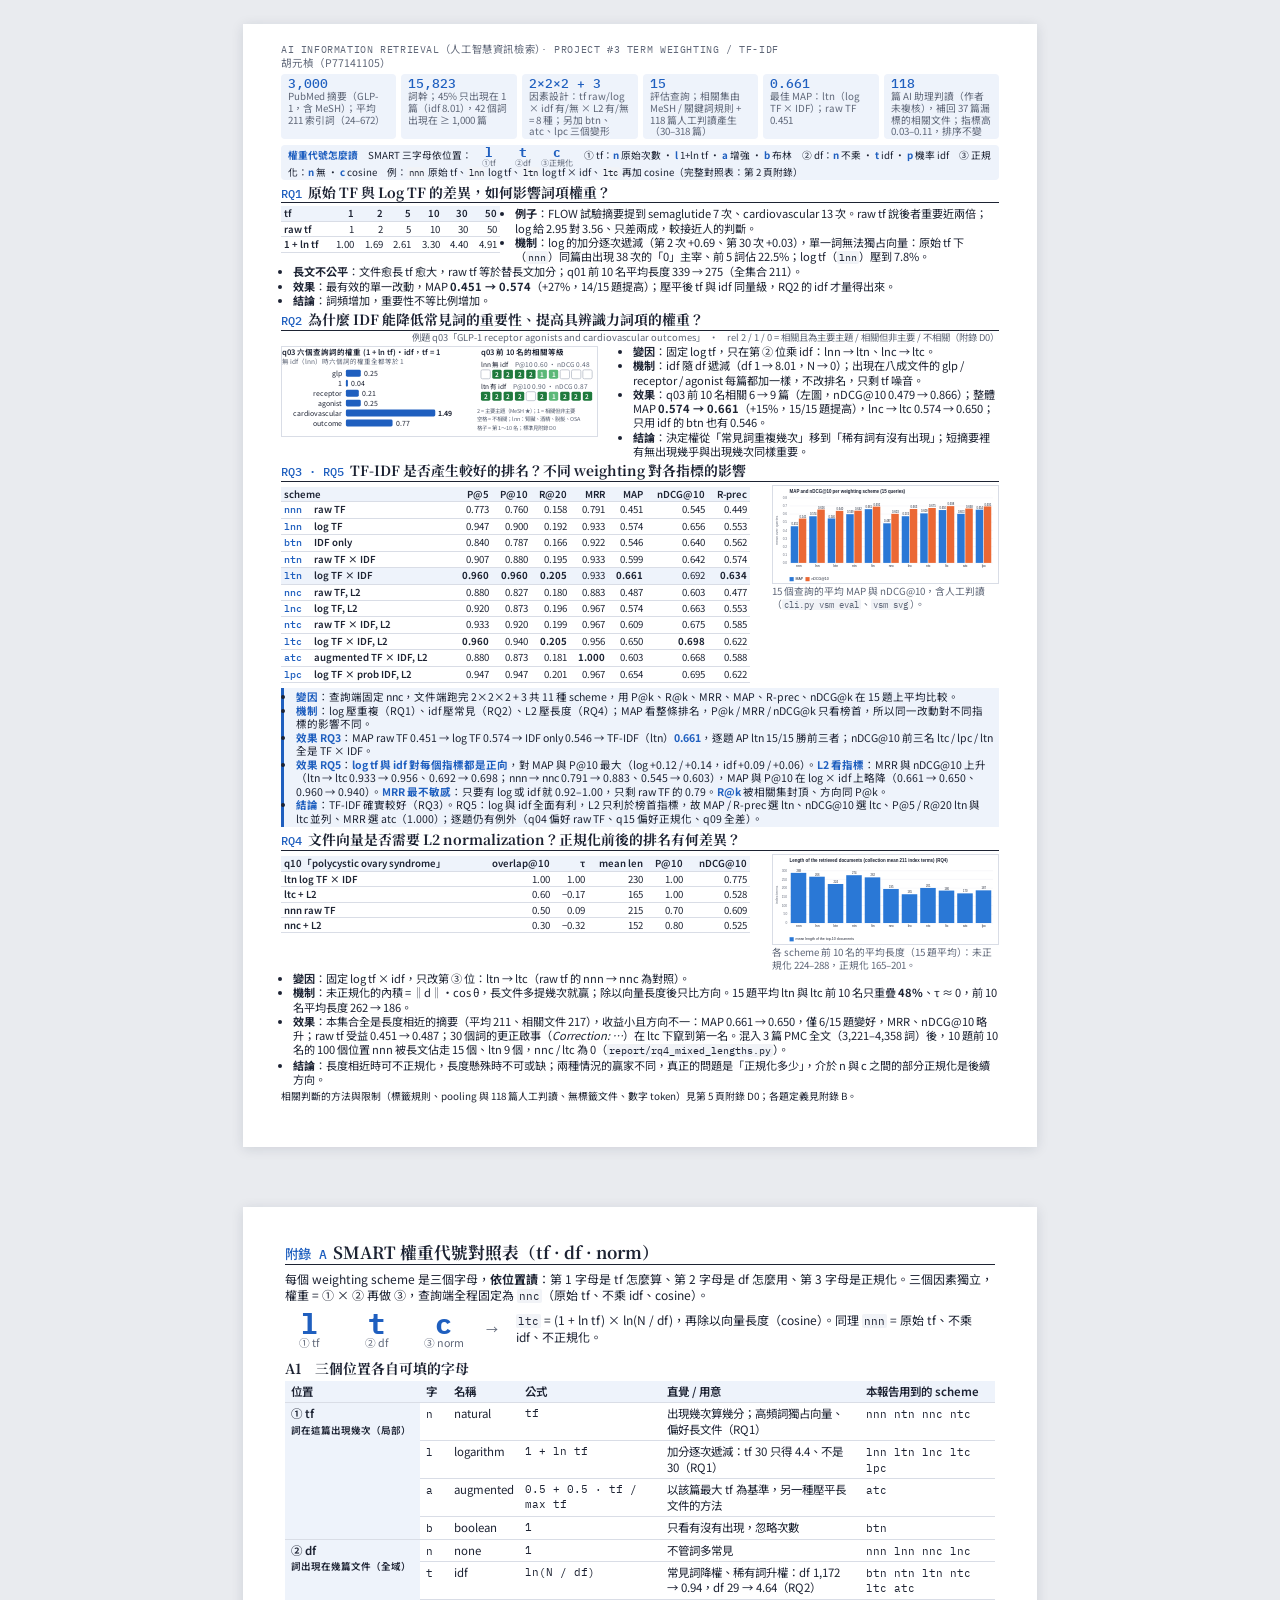
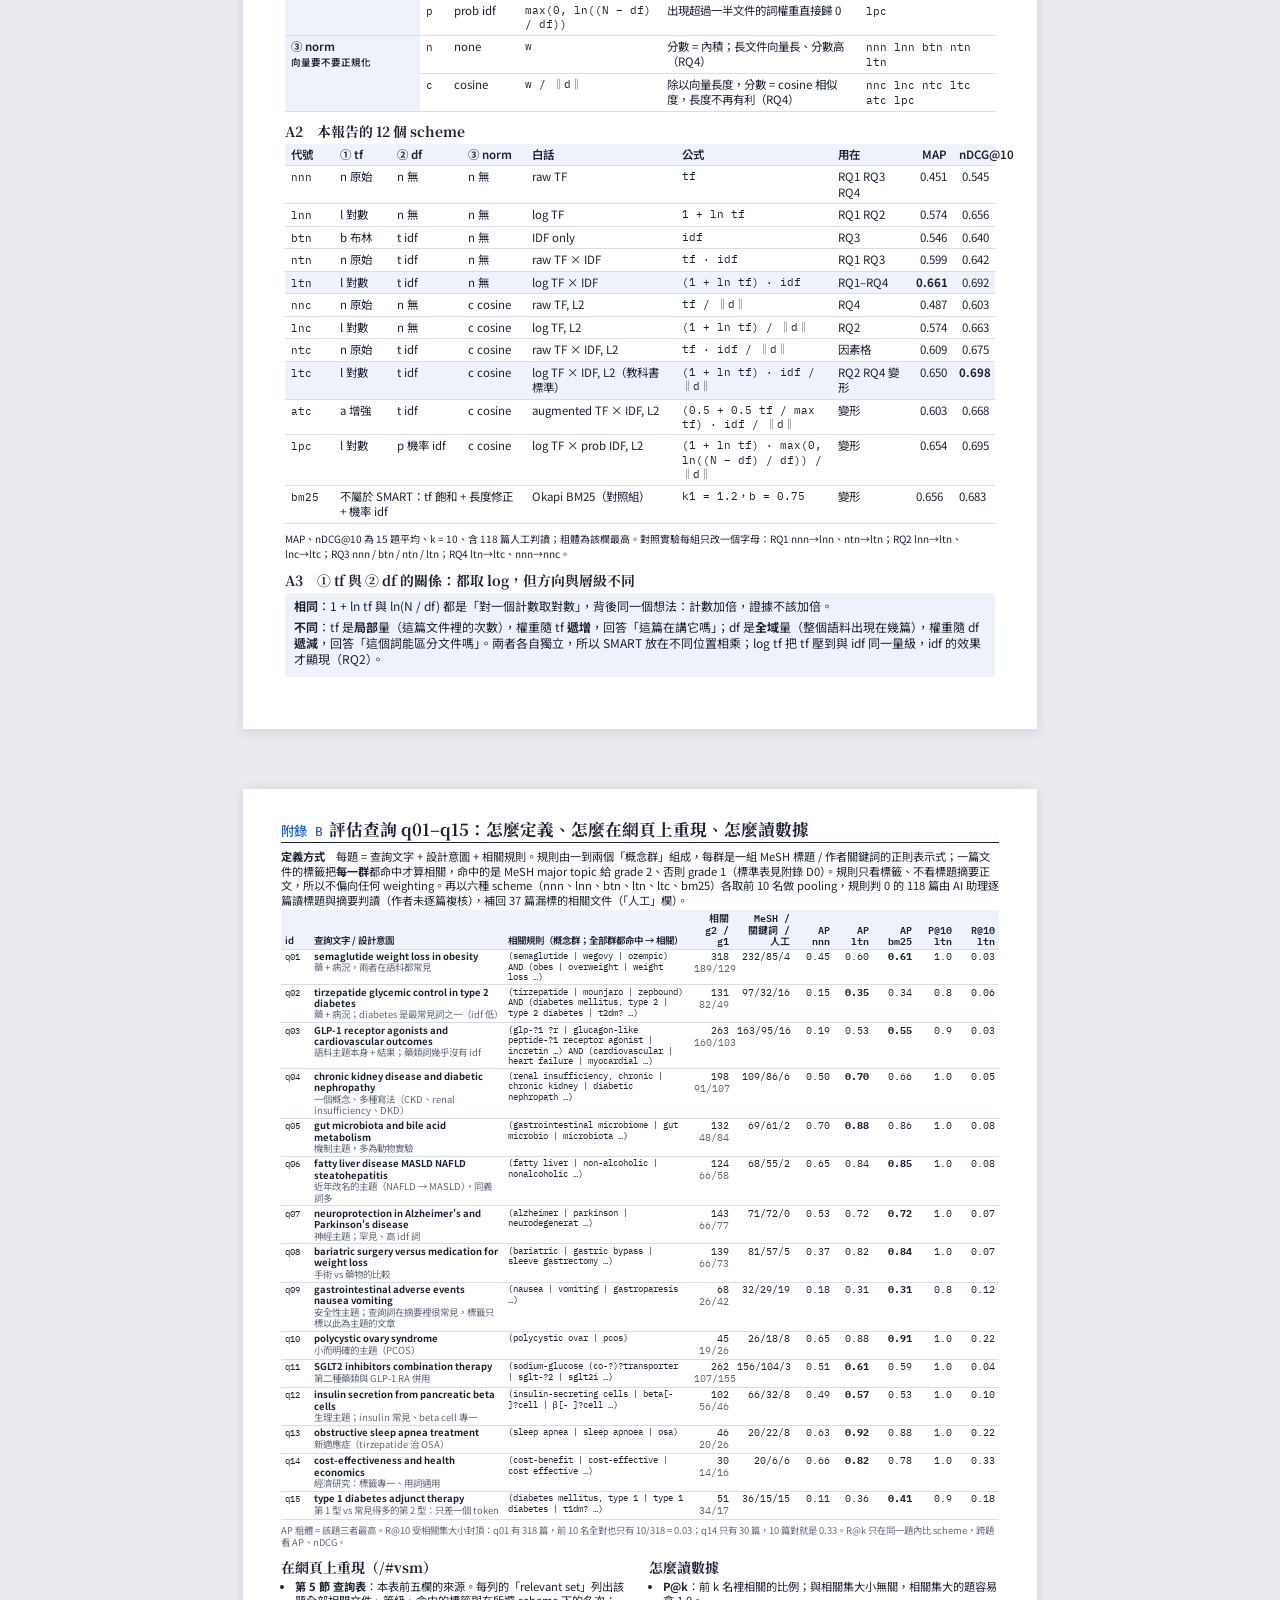
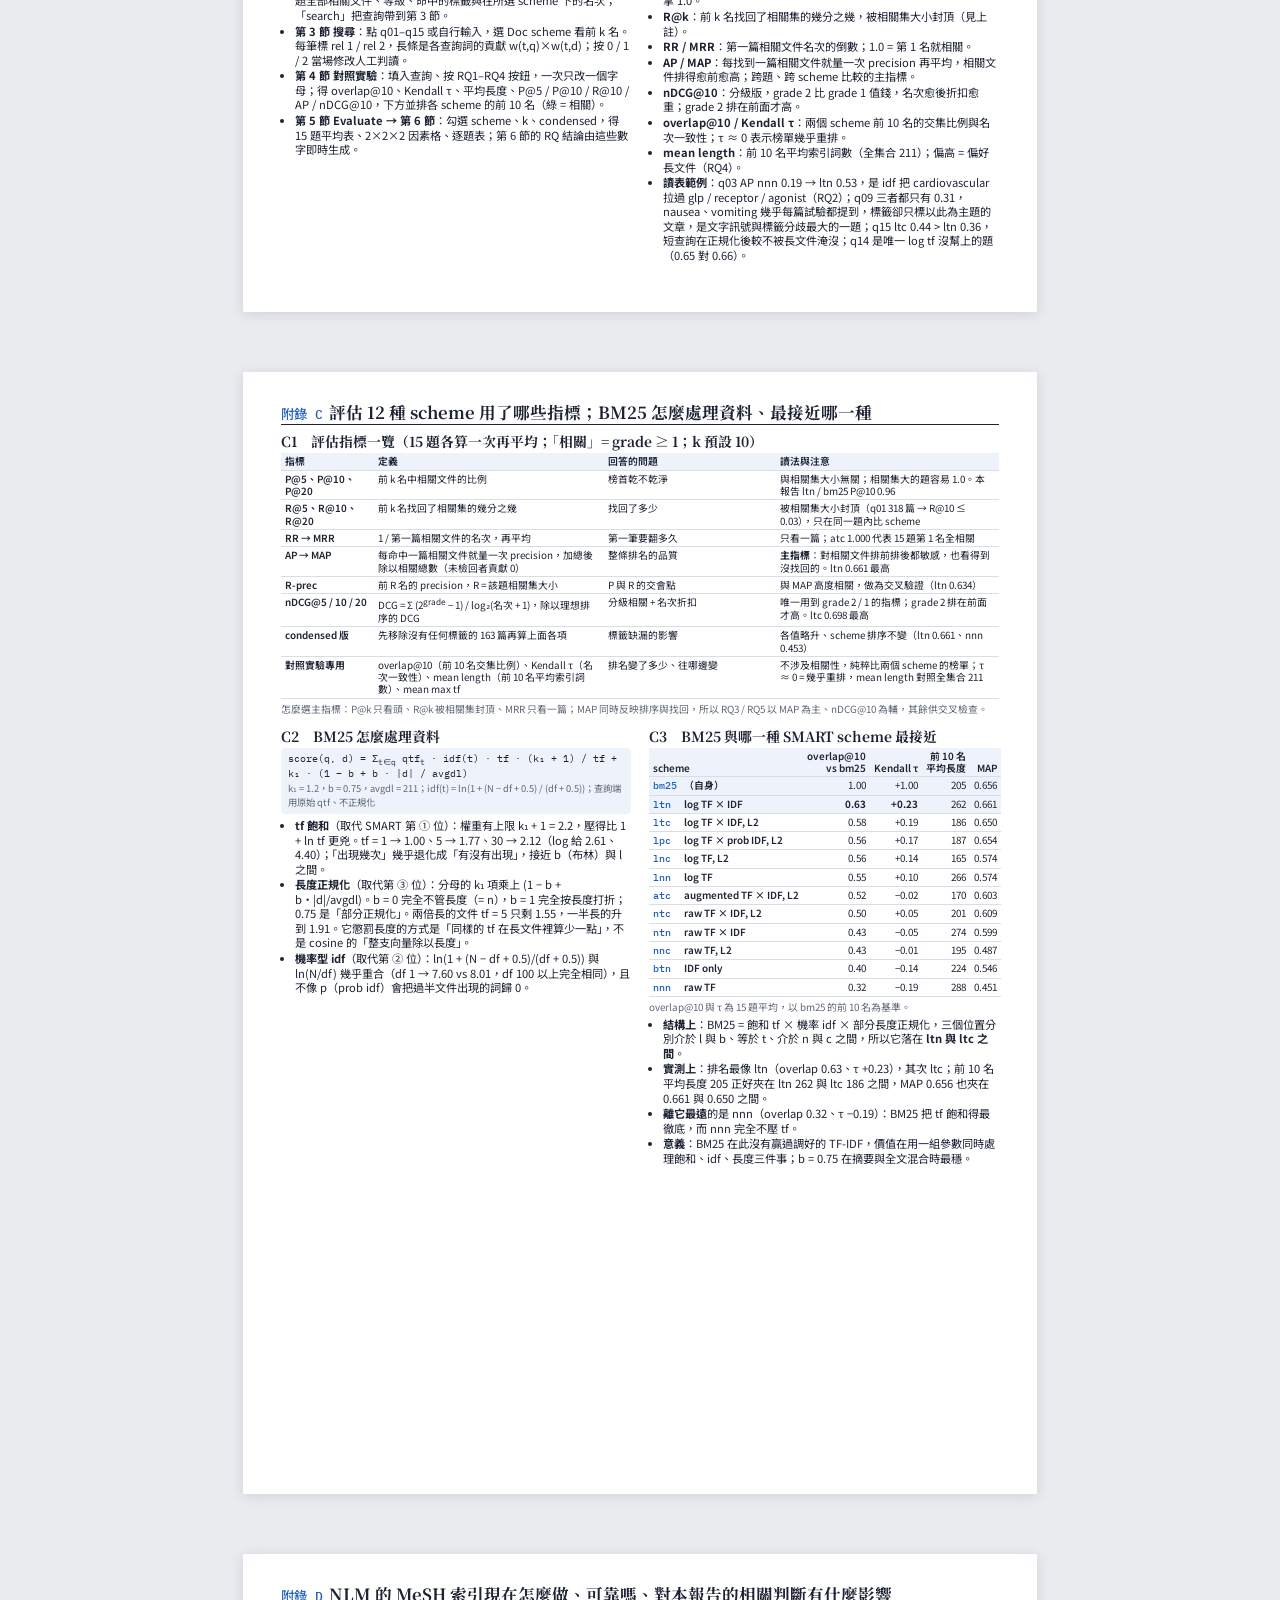
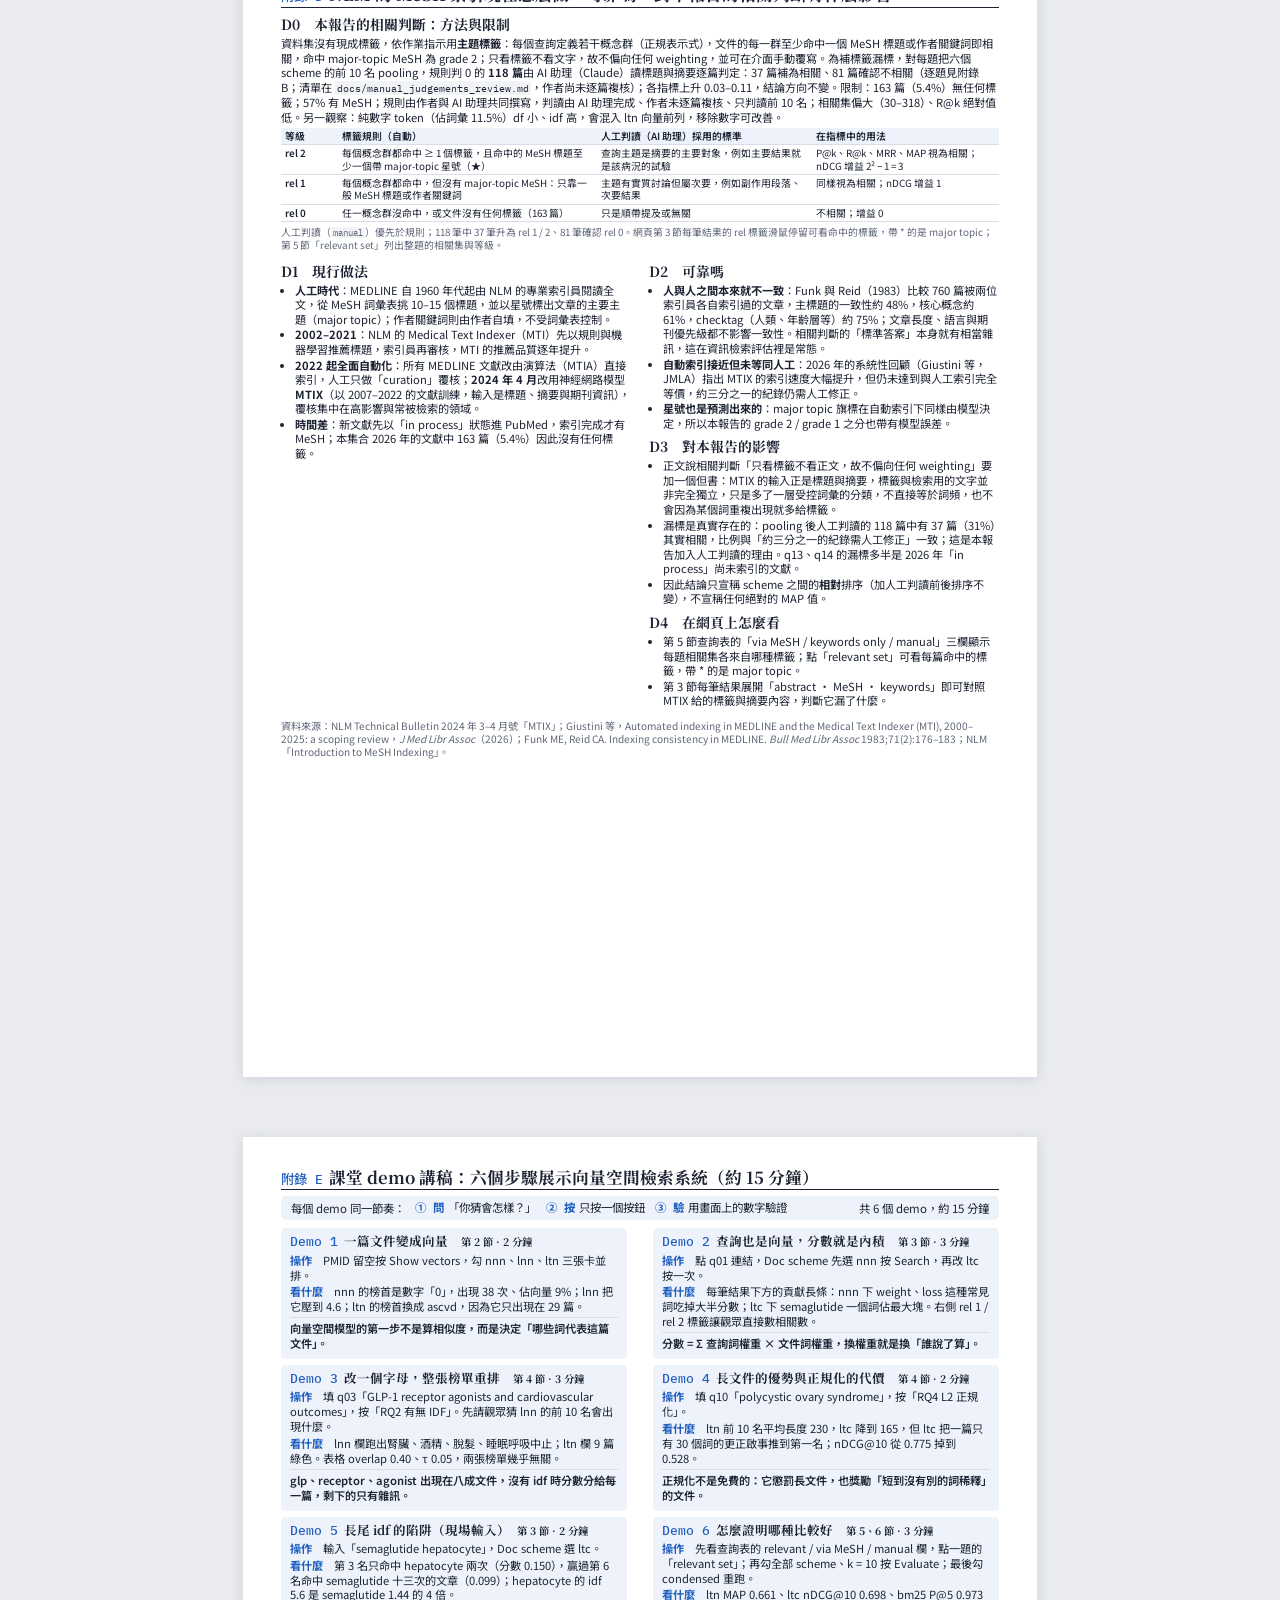
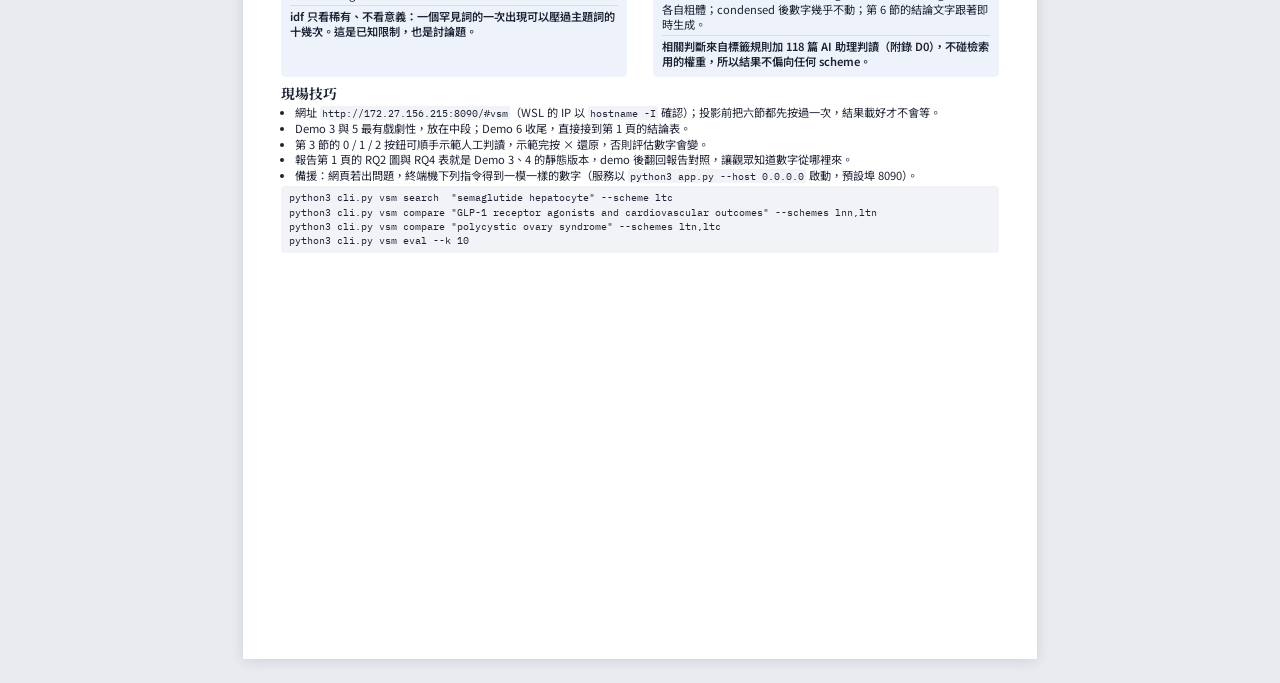
<file: docs/project3-tfidf-report.html>
<!doctype html>
<html lang="zh-Hant">
<head>
<meta charset="utf-8">
<meta name="viewport" content="width=device-width,initial-scale=1">
<title>Project 3 TF-IDF</title>
<link rel="stylesheet" href="https://fonts.googleapis.com/css2?family=Noto+Serif+TC:wght@500;700&family=Noto+Sans+TC:wght@400;500;700&family=IBM+Plex+Mono:wght@400;500&display=swap">
<style>
:root{--paper:#fff;--desk:#e9ebef;--ink:#1d2333;--muted:#5f6778;--line:#d9dde6;--rule:#1d2333;--accent:#1f5fbf;--soft:#eef3fb;--code:#f1f3f7;
  --serif:"Noto Serif TC","Songti TC","PMingLiU",serif;--sans:"Noto Sans TC","PingFang TC","Microsoft JhengHei",system-ui,sans-serif;--mono:"IBM Plex Mono",ui-monospace,Menlo,monospace,"Noto Sans TC"}
*{box-sizing:border-box}
body{margin:0;background:var(--desk);color:var(--ink);font-family:var(--sans);font-size:9.15pt;line-height:1.3;padding:24px 16px}
.page{background:var(--paper);width:210mm;min-height:297mm;max-width:100%;margin:0 auto;box-shadow:0 2px 12px rgba(20,30,60,.12);display:flex;flex-direction:column}
.inner{padding:5mm 10mm 0;flex:1;min-width:0}
footer{display:flex;justify-content:space-between;gap:12px;padding:0 10mm 3mm;font-size:7.34pt;color:var(--muted);font-family:var(--mono);line-height:1.3}
h1{font-family:var(--serif);font-size:16.95pt;line-height:1.25;margin:2px 0 3px}
h2{font-family:var(--serif);font-size:10.40pt;margin:0 0 3px;padding-bottom:1px;border-bottom:1.5px solid var(--rule)}
h2 span{font-family:var(--mono);font-weight:500;color:var(--accent);font-size:8.81pt;margin-right:6px}.h2sub{text-align:right;font-size:7pt;color:var(--muted);margin:-2px 0 1px;line-height:1.2}
p{margin:0 0 2px}
.eyebrow{font-family:var(--mono);font-size:7.68pt;letter-spacing:.06em;text-transform:uppercase;color:var(--muted);margin:0}
.meta{font-size:7.91pt;color:var(--muted);margin:0 0 4px;line-height:1.35}
.facts{display:grid;grid-template-columns:repeat(6,1fr);gap:5px;margin:4px 0 6px}
.facts div{background:var(--soft);border-radius:4px;padding:1px 7px}
.facts b{display:block;font-family:var(--mono);font-size:10.73pt;font-weight:500;color:var(--accent);line-height:1.2}
.legend{margin:0 0 4px;padding:1px 7px;background:var(--soft);border-radius:4px;font-size:7.3pt;line-height:1.22}.legend>b{color:var(--accent)}.pos{display:inline-flex;flex-direction:column;align-items:center;width:34px;margin:0;vertical-align:middle;line-height:1;text-align:center}.pos i{white-space:nowrap}.pos b{font-family:var(--mono);font-size:9.5pt;color:var(--accent)}.pos i{font-style:normal;font-size:6pt;color:var(--muted)}
.facts small{font-size:7.34pt;color:var(--muted);line-height:1.2;display:block}
section{margin-bottom:4px;min-width:0}
.two{display:grid;grid-template-columns:1fr 1fr;gap:0 6mm;align-items:start}.two>*{min-width:0}
.three{display:grid;grid-template-columns:60mm 60mm 1fr;gap:0 4mm;align-items:start}.three>*{min-width:0}
code{font-family:var(--mono);font-size:.92em;background:var(--code);padding:0 2px;border-radius:2px}
table.t{border-collapse:collapse;width:100%;font-size:7.57pt;margin:2px 0 3px;font-variant-numeric:tabular-nums;line-height:1.3}
table.t th{text-align:left;background:var(--soft);padding:1.5px 4px;border-bottom:1px solid var(--line);font-weight:600;vertical-align:bottom}
table.t td{padding:1.5px 4px;border-bottom:1px solid var(--line);vertical-align:top}
table.t td.k{font-weight:600;white-space:nowrap}table.t td.k .sc{display:inline-block;width:3.1em;font-family:var(--mono);font-weight:500;color:var(--accent)}
table.num td:not(:first-child),table.num th:not(:first-child){text-align:right;white-space:nowrap}
table.t .n{text-align:right;white-space:nowrap;font-family:var(--mono);font-size:7.46pt}
table.t tr.sel td{background:var(--soft)}
ul{padding-left:12px;margin:0 0 2px}li{margin-bottom:1px}
.verdict{background:var(--soft);border-left:3px solid var(--accent);padding:2px 6px;margin:2px 0 2px;font-size:7.91pt}
.verdict b{color:var(--accent)}ul.verdict{padding-left:1.1em;margin:2px 0 2px}ul.verdict li{margin:0}
figure{margin:0;min-width:0}figure svg{width:100%;height:auto;display:block;border:1px solid var(--line)}figcaption{font-size:7.34pt;color:var(--muted);line-height:1.3;margin-top:1px}
.kv{font-size:7.80pt;line-height:1.33}.kv p{margin:0 0 2px}.kv b.h{color:var(--accent)}
.cols{columns:2;column-gap:6mm}
.muted{color:var(--muted)}
@media (max-width:640px){.two,.three,.facts{grid-template-columns:1fr 1fr}.cols{columns:1}.page{min-height:0}.inner{padding:6mm 5mm}}
.appendix{margin-top:60px;font-size:9pt;line-height:1.32}.appendix .inner{padding:9mm 11mm 4mm}.appendix h2{font-size:12.5pt;margin:0 0 6px}.appendix h2 span{font-size:10pt}
.appendix h3{font-family:var(--serif);font-size:10.4pt;margin:10px 0 4px}.appendix p{margin:0 0 5px}.appendix table.t{font-size:8.6pt;line-height:1.35;margin:2px 0 6px}.appendix table.t th,.appendix table.t td{padding:3px 6px}
.appendix table.t{table-layout:fixed}.appendix table.t td.f{font-family:var(--mono);font-size:8pt;overflow-wrap:anywhere}.appendix table.a2 td:nth-child(8),.appendix table.a2 td:nth-child(9),.appendix th.r{text-align:right;font-variant-numeric:tabular-nums}.appendix table.t td.c{font-family:var(--mono)}.appendix table.a2 td.c{white-space:nowrap}.appendix td.pos1{font-weight:600;background:var(--soft);white-space:nowrap}
.appendix .big{display:flex;gap:18px;align-items:center;margin:2px 0 4px}.appendix .big .pos{margin:0;width:56px}.appendix .big .pos b{font-size:22pt}.appendix .big .pos i{font-size:8pt}.appendix .big .arrow{color:var(--muted)}
.appendix .box{background:var(--soft);border-radius:4px;padding:5px 9px;margin:4px 0 8px}
@media print{.appendix{page-break-before:always;margin-top:0}}
.appb{font-size:8.4pt;line-height:1.3}.appb .inner{padding:8mm 10mm 4mm}.appb h3{margin:7px 0 3px}.appb p{margin:0 0 3px}.appb table.t{font-size:7.4pt;line-height:1.25;margin:2px 0 4px}.appb table.t th,.appb table.t td{padding:2px 4px}
.appb td.rule{font-family:var(--mono);font-size:6.6pt;overflow-wrap:anywhere}.appb .mu{color:var(--muted)}.appb td.n{text-align:right;white-space:nowrap;font-variant-numeric:tabular-nums}.appb th.n{text-align:right;white-space:normal;line-height:1.15}.appb table.qt{font-size:7.1pt;line-height:1.2}.appb table.qt td{padding:1.5px 4px}.appb td.c{font-family:var(--mono)}
.appb ul{padding-left:14px;margin:0 0 3px}.appb li{margin:0 0 1px}.appb .two{grid-template-columns:1fr 1fr;gap:0 5mm}
.appc .inner{padding:8mm 10mm 4mm}.appc table.cm td,.appc table.cm th{white-space:normal;vertical-align:top}.appc table.cm td.k{white-space:normal;font-weight:600}
.appc .formula{font-family:var(--mono);font-size:7.6pt;background:var(--soft);border-radius:4px;padding:4px 7px;margin:2px 0 4px;line-height:1.4}.appc .formula .mu{font-family:var(--sans);font-size:7pt}
.appc table.cm2{table-layout:auto}.appc table.cm2 td.k{white-space:nowrap}.appc table.cm2 .sc{display:inline-block;width:3em;font-family:var(--mono);color:var(--accent);font-weight:500}
.appe .demo{display:grid;grid-template-columns:1fr 1fr;gap:6px 7mm}.appe .card{background:var(--soft);border-radius:5px;padding:5px 9px 6px}.appe .card h4{margin:0 0 3px;font-size:9.4pt;font-family:var(--serif)}.appe .card h4 span{font-family:var(--mono);color:var(--accent);font-weight:500;margin-right:6px}
.appe .card p{margin:0 0 2px;font-size:8.4pt;line-height:1.33}.appe .card p b{color:var(--accent)}.appe .card p.say{border-top:1px solid var(--line);padding-top:3px;margin-top:3px;font-weight:600;color:var(--ink)}
.appe .steps{display:flex;gap:10px;align-items:center;background:var(--soft);border-radius:5px;padding:4px 10px;margin:4px 0 8px;font-size:8.6pt}.appe .steps span{white-space:nowrap}.appe .steps b{font-family:var(--mono);color:var(--accent);margin-right:4px}
.appe pre{font-family:var(--mono);font-size:7.6pt;background:var(--code);border-radius:4px;padding:5px 8px;margin:3px 0 0;line-height:1.4;white-space:pre}
@media print{body{background:none;padding:0}.page{box-shadow:none;margin:0;width:210mm;height:297mm;min-height:0;overflow:hidden}@page{size:A4 portrait;margin:0}}
table.cos{font-size:.86em}table.cos td,table.cos th{padding:1.5px 2px}table.cos th:first-child{white-space:normal}
.two.tbl{grid-template-columns:52mm 1fr}
.two.rq1{display:block}.rq1l{margin:0;padding-left:1.1em}.rq1l li{margin:0;padding:0}.two.rq1::after{content:"";display:block;clear:both}.two.rq1 table{float:left;width:58mm;margin:0 4mm 0 0}.two.rq2{grid-template-columns:84mm 1fr}.rq2fig{margin:2px 0 0}.rq2fig svg{display:block;max-width:100%;height:auto}.two.rq2 table{table-layout:fixed}.two.rq2 td,.two.rq2 th{overflow:hidden;white-space:nowrap}.two.rq2 th:first-child{width:38%}.two.rq3{grid-template-columns:1fr 60mm}.two.rq4{grid-template-columns:1fr 60mm}
table.t.small{font-size:7.2pt}table.t.small td,table.t.small th{padding:1px 3px}
body{font-size:8.35pt;line-height:1.28}.facts b{font-size:10pt}
</style>
</head>
<body>
<section class="page"><div class="inner">

<p class="eyebrow">AI Information Retrieval（人工智慧資訊檢索）· Project #3 Term Weighting / TF-IDF</p>
<p class="meta">胡元楨（P77141105）</p>
<div class="facts">
<div><b>3,000</b><small>PubMed 摘要（GLP-1，含 MeSH）；平均 211 索引詞（24–672）</small></div>
<div><b>15,823</b><small>詞幹；45% 只出現在 1 篇（idf 8.01），42 個詞出現在 ≥ 1,000 篇</small></div>
<div><b>2×2×2 + 3</b><small>因素設計：tf raw/log × idf 有/無 × L2 有/無 = 8 種；另加 btn、atc、lpc 三個變形</small></div>
<div><b>15</b><small>評估查詢；相關集由 MeSH / 關鍵詞規則 + 118 篇人工判讀產生（30–318 篇）</small></div>
<div><b>0.661</b><small>最佳 MAP：ltn（log TF × IDF）；raw TF 0.451</small></div>
<div><b>118</b><small>篇 AI 助理判讀（作者未複核），補回 37 篇漏標的相關文件；指標高 0.03–0.11，排序不變</small></div>
</div>
<p class="legend"><b>權重代號怎麼讀</b>　SMART 三字母依位置：<span class="pos"><b>l</b><i>①tf</i></span><span class="pos"><b>t</b><i>②df</i></span><span class="pos"><b>c</b><i>③正規化</i></span>　① tf：<b>n</b> 原始次數 · <b>l</b> 1+ln tf · <b>a</b> 增強 · <b>b</b> 布林　② df：<b>n</b> 不乘 · <b>t</b> idf · <b>p</b> 機率 idf　③ 正規化：<b>n</b> 無 · <b>c</b> cosine　例：<code>nnn</code> 原始 tf、<code>lnn</code> log tf、<code>ltn</code> log tf × idf、<code>ltc</code> 再加 cosine（完整對照表：第 2 頁附錄）</p>

<section>
<h2><span>RQ1</span>原始 TF 與 Log TF 的差異，如何影響詞項權重？</h2>
<div class="two rq1">
<table class="t num small">
<tr><th>tf</th><th>1</th><th>2</th><th>5</th><th>10</th><th>30</th><th>50</th></tr>
<tr><td class="k">raw tf</td><td>1</td><td>2</td><td>5</td><td>10</td><td>30</td><td>50</td></tr>
<tr><td class="k">1 + ln tf</td><td>1.00</td><td>1.69</td><td>2.61</td><td>3.30</td><td>4.40</td><td>4.91</td></tr>
</table>
<ul class="rq1l">
<li><b>例子</b>：FLOW 試驗摘要提到 semaglutide 7 次、cardiovascular 13 次。raw tf 說後者重要近兩倍；log 給 2.95 對 3.56、只差兩成，較接近人的判斷。</li>
<li><b>機制</b>：log 的加分逐次遞減（第 2 次 +0.69、第 30 次 +0.03），單一詞無法獨占向量：原始 tf 下（<code>nnn</code>）同篇由出現 38 次的「0」主宰、前 5 詞佔 22.5%；log tf（<code>lnn</code>）壓到 7.8%。</li>
<li><b>長文不公平</b>：文件愈長 tf 愈大，raw tf 等於替長文加分；q01 前 10 名平均長度 339 → 275（全集合 211）。</li>
<li><b>效果</b>：最有效的單一改動，MAP <b>0.451 → 0.574</b>（+27%，14/15 題提高）；壓平後 tf 與 idf 同量級，RQ2 的 idf 才量得出來。</li>
<li><b>結論</b>：詞頻增加，重要性不等比例增加。</li>
</ul>
</div>
</section>

<section>
<h2><span>RQ2</span>為什麼 IDF 能降低常見詞的重要性、提高具辨識力詞項的權重？</h2>
<div class="h2sub">例題 q03「GLP-1 receptor agonists and cardiovascular outcomes」　·　rel 2 / 1 / 0 = 相關且為主要主題 / 相關但非主要 / 不相關（附錄 D0）</div>
<div class="two rq2">
<figure class="rq2fig"><svg class="fig" viewBox="0 0 317 90" width="84mm" height="23.8mm" xmlns="http://www.w3.org/2000/svg" font-family="Noto Sans TC, Helvetica, Arial, sans-serif" font-size="7.6"><text x="0" y="8" fill="#1d2333" font-weight="600">q03 六個查詢詞的權重 (1 + ln tf)·idf，tf = 1</text><text x="0" y="17" fill="#5f6778" font-size="6.6">無 idf（lnn）時六個詞的權重全都等於 1</text><text x="60" y="29.5" fill="#1d2333" text-anchor="end" font-size="7">glp</text><rect x="64" y="23" width="15" height="7" rx="1.5" fill="#1f5fbf"/><text x="82" y="29.5" fill="#1d2333" font-size="7" font-weight="400">0.25</text><text x="60" y="39.5" fill="#1d2333" text-anchor="end" font-size="7">1</text><rect x="64" y="33" width="2" height="7" rx="1.5" fill="#1f5fbf"/><text x="69" y="39.5" fill="#1d2333" font-size="7" font-weight="400">0.04</text><text x="60" y="49.5" fill="#1d2333" text-anchor="end" font-size="7">receptor</text><rect x="64" y="43" width="13" height="7" rx="1.5" fill="#1f5fbf"/><text x="80" y="49.5" fill="#1d2333" font-size="7" font-weight="400">0.21</text><text x="60" y="59.5" fill="#1d2333" text-anchor="end" font-size="7">agonist</text><rect x="64" y="53" width="15" height="7" rx="1.5" fill="#1f5fbf"/><text x="82" y="59.5" fill="#1d2333" font-size="7" font-weight="400">0.25</text><text x="60" y="69.5" fill="#1d2333" text-anchor="end" font-size="7">cardiovascular</text><rect x="64" y="63" width="90" height="7" rx="1.5" fill="#1f5fbf"/><text x="157" y="69.5" fill="#1d2333" font-size="7" font-weight="700">1.49</text><text x="60" y="79.5" fill="#1d2333" text-anchor="end" font-size="7">outcome</text><rect x="64" y="73" width="47" height="7" rx="1.5" fill="#1f5fbf"/><text x="114" y="79.5" fill="#1d2333" font-size="7" font-weight="400">0.77</text><text x="200" y="8" fill="#1d2333" font-weight="600">q03 前 10 名的相關等級</text><text x="200" y="20" fill="#1d2333" font-size="6.6">lnn 無 idf　<tspan fill="#5f6778">P@10 0.60 · nDCG 0.48</tspan></text><rect x="200.0" y="23" width="9.4" height="9" rx="1.5" fill="none" stroke="#b8bec9" stroke-width="0.8"/><rect x="211.4" y="23" width="9.4" height="9" rx="1.5" fill="#1f7a3d"/><text x="216.1" y="30" fill="#fff" font-size="6.5" text-anchor="middle" font-weight="600">2</text><rect x="222.8" y="23" width="9.4" height="9" rx="1.5" fill="#1f7a3d"/><text x="227.5" y="30" fill="#fff" font-size="6.5" text-anchor="middle" font-weight="600">2</text><rect x="234.2" y="23" width="9.4" height="9" rx="1.5" fill="#1f7a3d"/><text x="238.89999999999998" y="30" fill="#fff" font-size="6.5" text-anchor="middle" font-weight="600">2</text><rect x="245.6" y="23" width="9.4" height="9" rx="1.5" fill="#1f7a3d"/><text x="250.29999999999998" y="30" fill="#fff" font-size="6.5" text-anchor="middle" font-weight="600">2</text><rect x="257.0" y="23" width="9.4" height="9" rx="1.5" fill="#5cb878"/><text x="261.7" y="30" fill="#fff" font-size="6.5" text-anchor="middle" font-weight="600">1</text><rect x="268.4" y="23" width="9.4" height="9" rx="1.5" fill="#5cb878"/><text x="273.09999999999997" y="30" fill="#fff" font-size="6.5" text-anchor="middle" font-weight="600">1</text><rect x="279.8" y="23" width="9.4" height="9" rx="1.5" fill="none" stroke="#b8bec9" stroke-width="0.8"/><rect x="291.2" y="23" width="9.4" height="9" rx="1.5" fill="none" stroke="#b8bec9" stroke-width="0.8"/><rect x="302.6" y="23" width="9.4" height="9" rx="1.5" fill="none" stroke="#b8bec9" stroke-width="0.8"/><text x="200" y="42" fill="#1d2333" font-size="6.6">ltn 有 idf　<tspan fill="#5f6778">P@10 0.90 · nDCG 0.87</tspan></text><rect x="200.0" y="45" width="9.4" height="9" rx="1.5" fill="#1f7a3d"/><text x="204.7" y="52" fill="#fff" font-size="6.5" text-anchor="middle" font-weight="600">2</text><rect x="211.4" y="45" width="9.4" height="9" rx="1.5" fill="#1f7a3d"/><text x="216.1" y="52" fill="#fff" font-size="6.5" text-anchor="middle" font-weight="600">2</text><rect x="222.8" y="45" width="9.4" height="9" rx="1.5" fill="#1f7a3d"/><text x="227.5" y="52" fill="#fff" font-size="6.5" text-anchor="middle" font-weight="600">2</text><rect x="234.2" y="45" width="9.4" height="9" rx="1.5" fill="#1f7a3d"/><text x="238.89999999999998" y="52" fill="#fff" font-size="6.5" text-anchor="middle" font-weight="600">2</text><rect x="245.6" y="45" width="9.4" height="9" rx="1.5" fill="none" stroke="#b8bec9" stroke-width="0.8"/><rect x="257.0" y="45" width="9.4" height="9" rx="1.5" fill="#1f7a3d"/><text x="261.7" y="52" fill="#fff" font-size="6.5" text-anchor="middle" font-weight="600">2</text><rect x="268.4" y="45" width="9.4" height="9" rx="1.5" fill="#5cb878"/><text x="273.09999999999997" y="52" fill="#fff" font-size="6.5" text-anchor="middle" font-weight="600">1</text><rect x="279.8" y="45" width="9.4" height="9" rx="1.5" fill="#1f7a3d"/><text x="284.5" y="52" fill="#fff" font-size="6.5" text-anchor="middle" font-weight="600">2</text><rect x="291.2" y="45" width="9.4" height="9" rx="1.5" fill="#1f7a3d"/><text x="295.9" y="52" fill="#fff" font-size="6.5" text-anchor="middle" font-weight="600">2</text><rect x="302.6" y="45" width="9.4" height="9" rx="1.5" fill="#1f7a3d"/><text x="307.3" y="52" fill="#fff" font-size="6.5" text-anchor="middle" font-weight="600">2</text><text x="196" y="66" fill="#5f6778" font-size="5.5">2 = 主要主題（MeSH ★）；1 = 相關但非主要</text><text x="196" y="75" fill="#5f6778" font-size="5.5">空格 = 不相關；lnn：腎臟、酒精、脫髮、OSA</text><text x="196" y="84" fill="#5f6778" font-size="5.5">格子 = 第 1～10 名；標準見附錄 D0</text></svg></figure>
<ul class="rq1l">
<li><b>變因</b>：固定 log tf，只在第 ② 位乘 idf：lnn → ltn、lnc → ltc。</li>
<li><b>機制</b>：idf 隨 df 遞減（df 1 → 8.01，N → 0）；出現在八成文件的 glp / receptor / agonist 每篇都加一樣，不改排名，只剩 tf 噪音。</li>
<li><b>效果</b>：q03 前 10 名相關 6 → 9 篇（左圖，nDCG@10 0.479 → 0.866）；整體 MAP <b>0.574 → 0.661</b>（+15%，15/15 題提高），lnc → ltc 0.574 → 0.650；只用 idf 的 btn 也有 0.546。</li>
<li><b>結論</b>：決定權從「常見詞重複幾次」移到「稀有詞有沒有出現」；短摘要裡有無出現幾乎與出現幾次同樣重要。</li>
</ul>
</div>
</section>

<section>
<h2><span>RQ3 · RQ5</span>TF-IDF 是否產生較好的排名？不同 weighting 對各指標的影響</h2>
<div class="two rq3">
<table class="t num small">
<tr><th>scheme</th><th>P@5</th><th>P@10</th><th>R@20</th><th>MRR</th><th>MAP</th><th>nDCG@10</th><th>R-prec</th></tr>
<tr><td class="k"><span class="sc">nnn</span>raw TF</td><td>0.773</td><td>0.760</td><td>0.158</td><td>0.791</td><td>0.451</td><td>0.545</td><td>0.449</td></tr>
<tr><td class="k"><span class="sc">lnn</span>log TF</td><td>0.947</td><td>0.900</td><td>0.192</td><td>0.933</td><td>0.574</td><td>0.656</td><td>0.553</td></tr>
<tr><td class="k"><span class="sc">btn</span>IDF only</td><td>0.840</td><td>0.787</td><td>0.166</td><td>0.922</td><td>0.546</td><td>0.640</td><td>0.562</td></tr>
<tr><td class="k"><span class="sc">ntn</span>raw TF × IDF</td><td>0.907</td><td>0.880</td><td>0.195</td><td>0.933</td><td>0.599</td><td>0.642</td><td>0.574</td></tr>
<tr class="sel"><td class="k"><span class="sc">ltn</span>log TF × IDF</td><td><b>0.960</b></td><td><b>0.960</b></td><td><b>0.205</b></td><td>0.933</td><td><b>0.661</b></td><td>0.692</td><td><b>0.634</b></td></tr>
<tr><td class="k"><span class="sc">nnc</span>raw TF, L2</td><td>0.880</td><td>0.827</td><td>0.180</td><td>0.883</td><td>0.487</td><td>0.603</td><td>0.477</td></tr>
<tr><td class="k"><span class="sc">lnc</span>log TF, L2</td><td>0.920</td><td>0.873</td><td>0.196</td><td>0.967</td><td>0.574</td><td>0.663</td><td>0.553</td></tr>
<tr><td class="k"><span class="sc">ntc</span>raw TF × IDF, L2</td><td>0.933</td><td>0.920</td><td>0.199</td><td>0.967</td><td>0.609</td><td>0.675</td><td>0.585</td></tr>
<tr><td class="k"><span class="sc">ltc</span>log TF × IDF, L2</td><td><b>0.960</b></td><td>0.940</td><td><b>0.205</b></td><td>0.956</td><td>0.650</td><td><b>0.698</b></td><td>0.622</td></tr>
<tr><td class="k"><span class="sc">atc</span>augmented TF × IDF, L2</td><td>0.880</td><td>0.873</td><td>0.181</td><td><b>1.000</b></td><td>0.603</td><td>0.668</td><td>0.588</td></tr>
<tr><td class="k"><span class="sc">lpc</span>log TF × prob IDF, L2</td><td>0.947</td><td>0.947</td><td>0.201</td><td>0.967</td><td>0.654</td><td>0.695</td><td>0.622</td></tr>
</table>
<figure><svg xmlns="http://www.w3.org/2000/svg" viewBox="0 0 760 330" width="760" height="330" font-family="Helvetica, Arial, sans-serif"><rect width="100%" height="100%" fill="#ffffff"/><text x="56" y="22" font-size="15" font-weight="bold" fill="#1d2333">MAP and nDCG@10 per weighting scheme (15 queries)</text><line x1="56" x2="744" y1="260.0" y2="260.0" stroke="#e5e7ef"/><text x="48" y="264.0" font-size="11" text-anchor="end" fill="#6b7280">0.0</text><line x1="56" x2="744" y1="232.5" y2="232.5" stroke="#e5e7ef"/><text x="48" y="236.5" font-size="11" text-anchor="end" fill="#6b7280">0.1</text><line x1="56" x2="744" y1="205.0" y2="205.0" stroke="#e5e7ef"/><text x="48" y="209.0" font-size="11" text-anchor="end" fill="#6b7280">0.2</text><line x1="56" x2="744" y1="177.5" y2="177.5" stroke="#e5e7ef"/><text x="48" y="181.5" font-size="11" text-anchor="end" fill="#6b7280">0.3</text><line x1="56" x2="744" y1="150.0" y2="150.0" stroke="#e5e7ef"/><text x="48" y="154.0" font-size="11" text-anchor="end" fill="#6b7280">0.4</text><line x1="56" x2="744" y1="122.5" y2="122.5" stroke="#e5e7ef"/><text x="48" y="126.5" font-size="11" text-anchor="end" fill="#6b7280">0.5</text><line x1="56" x2="744" y1="95.0" y2="95.0" stroke="#e5e7ef"/><text x="48" y="99.0" font-size="11" text-anchor="end" fill="#6b7280">0.6</text><line x1="56" x2="744" y1="67.5" y2="67.5" stroke="#e5e7ef"/><text x="48" y="71.5" font-size="11" text-anchor="end" fill="#6b7280">0.7</text><line x1="56" x2="744" y1="40.0" y2="40.0" stroke="#e5e7ef"/><text x="48" y="44.0" font-size="11" text-anchor="end" fill="#6b7280">0.8</text><rect x="60.0" y="136.1" width="25.3" height="123.9" fill="#2a78d6"/><text x="73.6" y="133.1" font-size="9" text-anchor="middle" fill="#1d2333">0.451</text><rect x="87.3" y="110.1" width="25.3" height="149.9" fill="#eb6834"/><text x="100.9" y="107.1" font-size="9" text-anchor="middle" fill="#1d2333">0.545</text><text x="87.3" y="275" font-size="11" text-anchor="middle" fill="#1d2333">nnn</text><rect x="122.5" y="102.3" width="25.3" height="157.7" fill="#2a78d6"/><text x="136.2" y="99.3" font-size="9" text-anchor="middle" fill="#1d2333">0.574</text><rect x="149.8" y="79.6" width="25.3" height="180.4" fill="#eb6834"/><text x="163.5" y="76.6" font-size="9" text-anchor="middle" fill="#1d2333">0.656</text><text x="149.8" y="275" font-size="11" text-anchor="middle" fill="#1d2333">lnn</text><rect x="185.1" y="109.7" width="25.3" height="150.3" fill="#2a78d6"/><text x="198.7" y="106.7" font-size="9" text-anchor="middle" fill="#1d2333">0.546</text><rect x="212.4" y="84.0" width="25.3" height="176.0" fill="#eb6834"/><text x="226.0" y="81.0" font-size="9" text-anchor="middle" fill="#1d2333">0.640</text><text x="212.4" y="275" font-size="11" text-anchor="middle" fill="#1d2333">btn</text><rect x="247.6" y="95.3" width="25.3" height="164.7" fill="#2a78d6"/><text x="261.3" y="92.3" font-size="9" text-anchor="middle" fill="#1d2333">0.599</text><rect x="274.9" y="83.4" width="25.3" height="176.6" fill="#eb6834"/><text x="288.5" y="80.4" font-size="9" text-anchor="middle" fill="#1d2333">0.642</text><text x="274.9" y="275" font-size="11" text-anchor="middle" fill="#1d2333">ntn</text><rect x="310.2" y="78.3" width="25.3" height="181.7" fill="#2a78d6"/><text x="323.8" y="75.3" font-size="9" text-anchor="middle" fill="#1d2333">0.661</text><rect x="337.5" y="69.7" width="25.3" height="190.3" fill="#eb6834"/><text x="351.1" y="66.7" font-size="9" text-anchor="middle" fill="#1d2333">0.692</text><text x="337.5" y="275" font-size="11" text-anchor="middle" fill="#1d2333">ltn</text><rect x="372.7" y="126.1" width="25.3" height="133.9" fill="#2a78d6"/><text x="386.4" y="123.1" font-size="9" text-anchor="middle" fill="#1d2333">0.487</text><rect x="400.0" y="94.1" width="25.3" height="165.9" fill="#eb6834"/><text x="413.6" y="91.1" font-size="9" text-anchor="middle" fill="#1d2333">0.603</text><text x="400.0" y="275" font-size="11" text-anchor="middle" fill="#1d2333">nnc</text><rect x="435.3" y="102.2" width="25.3" height="157.8" fill="#2a78d6"/><text x="448.9" y="99.2" font-size="9" text-anchor="middle" fill="#1d2333">0.574</text><rect x="462.5" y="77.7" width="25.3" height="182.3" fill="#eb6834"/><text x="476.2" y="74.7" font-size="9" text-anchor="middle" fill="#1d2333">0.663</text><text x="462.5" y="275" font-size="11" text-anchor="middle" fill="#1d2333">lnc</text><rect x="497.8" y="92.5" width="25.3" height="167.5" fill="#2a78d6"/><text x="511.5" y="89.5" font-size="9" text-anchor="middle" fill="#1d2333">0.609</text><rect x="525.1" y="74.3" width="25.3" height="185.7" fill="#eb6834"/><text x="538.7" y="71.3" font-size="9" text-anchor="middle" fill="#1d2333">0.675</text><text x="525.1" y="275" font-size="11" text-anchor="middle" fill="#1d2333">ntc</text><rect x="560.4" y="81.3" width="25.3" height="178.7" fill="#2a78d6"/><text x="574.0" y="78.3" font-size="9" text-anchor="middle" fill="#1d2333">0.650</text><rect x="587.6" y="68.1" width="25.3" height="191.9" fill="#eb6834"/><text x="601.3" y="65.1" font-size="9" text-anchor="middle" fill="#1d2333">0.698</text><text x="587.6" y="275" font-size="11" text-anchor="middle" fill="#1d2333">ltc</text><rect x="622.9" y="94.1" width="25.3" height="165.9" fill="#2a78d6"/><text x="636.5" y="91.1" font-size="9" text-anchor="middle" fill="#1d2333">0.603</text><rect x="650.2" y="76.2" width="25.3" height="183.8" fill="#eb6834"/><text x="663.8" y="73.2" font-size="9" text-anchor="middle" fill="#1d2333">0.668</text><text x="650.2" y="275" font-size="11" text-anchor="middle" fill="#1d2333">atc</text><rect x="685.5" y="80.0" width="25.3" height="180.0" fill="#2a78d6"/><text x="699.1" y="77.0" font-size="9" text-anchor="middle" fill="#1d2333">0.654</text><rect x="712.7" y="69.0" width="25.3" height="191.0" fill="#eb6834"/><text x="726.4" y="66.0" font-size="9" text-anchor="middle" fill="#1d2333">0.695</text><text x="712.7" y="275" font-size="11" text-anchor="middle" fill="#1d2333">lpc</text><text transform="translate(16 150.0) rotate(-90)" font-size="12" text-anchor="middle" fill="#6b7280">mean over queries</text><rect x="56" y="308" width="14" height="14" fill="#2a78d6"/><text x="76" y="319" font-size="12" fill="#1d2333">MAP</text><rect x="109.8" y="308" width="14" height="14" fill="#eb6834"/><text x="129.8" y="319" font-size="12" fill="#1d2333">nDCG@10</text></svg><figcaption>15 個查詢的平均 MAP 與 nDCG@10，含人工判讀（<code>cli.py vsm eval</code>、<code>vsm svg</code>）。</figcaption></figure>
</div>
<ul class="verdict rq1l">
<li><b>變因</b>：查詢端固定 nnc，文件端跑完 2×2×2 + 3 共 11 種 scheme，用 P@k、R@k、MRR、MAP、R-prec、nDCG@k 在 15 題上平均比較。</li>
<li><b>機制</b>：log 壓重複（RQ1）、idf 壓常見（RQ2）、L2 壓長度（RQ4）；MAP 看整條排名，P@k / MRR / nDCG@k 只看榜首，所以同一改動對不同指標的影響不同。</li>
<li><b>效果 RQ3</b>：MAP raw TF 0.451 → log TF 0.574 → IDF only 0.546 → TF-IDF（ltn）<b>0.661</b>，逐題 AP ltn 15/15 勝前三者；nDCG@10 前三名 ltc / lpc / ltn 全是 TF × IDF。</li>
<li><b>效果 RQ5</b>：<b>log tf 與 idf 對每個指標都是正向</b>，對 MAP 與 P@10 最大（log +0.12 / +0.14，idf +0.09 / +0.06）。<b>L2 看指標</b>：MRR 與 nDCG@10 上升（ltn → ltc 0.933 → 0.956、0.692 → 0.698；nnn → nnc 0.791 → 0.883、0.545 → 0.603），MAP 與 P@10 在 log × idf 上略降（0.661 → 0.650、0.960 → 0.940）。<b>MRR 最不敏感</b>：只要有 log 或 idf 就 0.92–1.00，只剩 raw TF 的 0.79。<b>R@k</b> 被相關集封頂、方向同 P@k。</li>
<li><b>結論</b>：TF-IDF 確實較好（RQ3）。RQ5：log 與 idf 全面有利，L2 只利於榜首指標，故 MAP / R-prec 選 ltn、nDCG@10 選 ltc、P@5 / R@20 ltn 與 ltc 並列、MRR 選 atc（1.000）；逐題仍有例外（q04 偏好 raw TF、q15 偏好正規化、q09 全差）。</li>
</ul>
</section>

<section>
<h2><span>RQ4</span>文件向量是否需要 L2 normalization？正規化前後的排名有何差異？</h2>
<div class="two rq4">
<div>
<table class="t num small">
<tr><th>q10「polycystic ovary syndrome」</th><th>overlap@10</th><th>τ</th><th>mean len</th><th>P@10</th><th>nDCG@10</th></tr>
<tr><td class="k">ltn log TF × IDF</td><td>1.00</td><td>1.00</td><td>230</td><td>1.00</td><td>0.775</td></tr>
<tr><td class="k">ltc + L2</td><td>0.60</td><td>−0.17</td><td>165</td><td>1.00</td><td>0.528</td></tr>
<tr><td class="k">nnn raw TF</td><td>0.50</td><td>0.09</td><td>215</td><td>0.70</td><td>0.609</td></tr>
<tr><td class="k">nnc + L2</td><td>0.30</td><td>−0.32</td><td>152</td><td>0.80</td><td>0.525</td></tr>
</table>
</div>
<figure><svg xmlns="http://www.w3.org/2000/svg" viewBox="0 0 760 300" width="760" height="300" font-family="Helvetica, Arial, sans-serif"><rect width="100%" height="100%" fill="#ffffff"/><text x="56" y="22" font-size="15" font-weight="bold" fill="#1d2333">Length of the retrieved documents (collection mean 211 index terms) (RQ4)</text><line x1="56" x2="744" y1="230.0" y2="230.0" stroke="#e5e7ef"/><text x="48" y="234.0" font-size="11" text-anchor="end" fill="#6b7280">0</text><line x1="56" x2="744" y1="200.5" y2="200.5" stroke="#e5e7ef"/><text x="48" y="204.5" font-size="11" text-anchor="end" fill="#6b7280">50</text><line x1="56" x2="744" y1="171.0" y2="171.0" stroke="#e5e7ef"/><text x="48" y="175.0" font-size="11" text-anchor="end" fill="#6b7280">100</text><line x1="56" x2="744" y1="141.5" y2="141.5" stroke="#e5e7ef"/><text x="48" y="145.5" font-size="11" text-anchor="end" fill="#6b7280">150</text><line x1="56" x2="744" y1="112.0" y2="112.0" stroke="#e5e7ef"/><text x="48" y="116.0" font-size="11" text-anchor="end" fill="#6b7280">200</text><line x1="56" x2="744" y1="82.5" y2="82.5" stroke="#e5e7ef"/><text x="48" y="86.5" font-size="11" text-anchor="end" fill="#6b7280">250</text><line x1="56" x2="744" y1="53.0" y2="53.0" stroke="#e5e7ef"/><text x="48" y="57.0" font-size="11" text-anchor="end" fill="#6b7280">300</text><rect x="60.0" y="60.4" width="52.5" height="169.6" fill="#2a78d6"/><text x="87.3" y="57.4" font-size="9" text-anchor="middle" fill="#1d2333">288</text><text x="87.3" y="245" font-size="11" text-anchor="middle" fill="#1d2333">nnn</text><rect x="122.5" y="73.4" width="52.5" height="156.6" fill="#2a78d6"/><text x="149.8" y="70.4" font-size="9" text-anchor="middle" fill="#1d2333">266</text><text x="149.8" y="245" font-size="11" text-anchor="middle" fill="#1d2333">lnn</text><rect x="185.1" y="98.1" width="52.5" height="131.9" fill="#2a78d6"/><text x="212.4" y="95.1" font-size="9" text-anchor="middle" fill="#1d2333">224</text><text x="212.4" y="245" font-size="11" text-anchor="middle" fill="#1d2333">btn</text><rect x="247.6" y="68.3" width="52.5" height="161.7" fill="#2a78d6"/><text x="274.9" y="65.3" font-size="9" text-anchor="middle" fill="#1d2333">274</text><text x="274.9" y="245" font-size="11" text-anchor="middle" fill="#1d2333">ntn</text><rect x="310.2" y="75.6" width="52.5" height="154.4" fill="#2a78d6"/><text x="337.5" y="72.6" font-size="9" text-anchor="middle" fill="#1d2333">262</text><text x="337.5" y="245" font-size="11" text-anchor="middle" fill="#1d2333">ltn</text><rect x="372.7" y="114.9" width="52.5" height="115.1" fill="#2a78d6"/><text x="400.0" y="111.9" font-size="9" text-anchor="middle" fill="#1d2333">195</text><text x="400.0" y="245" font-size="11" text-anchor="middle" fill="#1d2333">nnc</text><rect x="435.3" y="132.7" width="52.5" height="97.3" fill="#2a78d6"/><text x="462.5" y="129.7" font-size="9" text-anchor="middle" fill="#1d2333">165</text><text x="462.5" y="245" font-size="11" text-anchor="middle" fill="#1d2333">lnc</text><rect x="497.8" y="111.4" width="52.5" height="118.6" fill="#2a78d6"/><text x="525.1" y="108.4" font-size="9" text-anchor="middle" fill="#1d2333">201</text><text x="525.1" y="245" font-size="11" text-anchor="middle" fill="#1d2333">ntc</text><rect x="560.4" y="120.3" width="52.5" height="109.7" fill="#2a78d6"/><text x="587.6" y="117.3" font-size="9" text-anchor="middle" fill="#1d2333">186</text><text x="587.6" y="245" font-size="11" text-anchor="middle" fill="#1d2333">ltc</text><rect x="622.9" y="129.7" width="52.5" height="100.3" fill="#2a78d6"/><text x="650.2" y="126.7" font-size="9" text-anchor="middle" fill="#1d2333">170</text><text x="650.2" y="245" font-size="11" text-anchor="middle" fill="#1d2333">atc</text><rect x="685.5" y="119.5" width="52.5" height="110.5" fill="#2a78d6"/><text x="712.7" y="116.5" font-size="9" text-anchor="middle" fill="#1d2333">187</text><text x="712.7" y="245" font-size="11" text-anchor="middle" fill="#1d2333">lpc</text><text transform="translate(16 135.0) rotate(-90)" font-size="12" text-anchor="middle" fill="#6b7280">index terms</text><rect x="56" y="278" width="14" height="14" fill="#2a78d6"/><text x="76" y="289" font-size="12" fill="#1d2333">mean length of the top-10 documents</text></svg><figcaption>各 scheme 前 10 名的平均長度（15 題平均）：未正規化 224–288，正規化 165–201。</figcaption></figure>
</div>
<ul class="rq1l">
<li><b>變因</b>：固定 log tf × idf，只改第 ③ 位：ltn → ltc（raw tf 的 nnn → nnc 為對照）。</li>
<li><b>機制</b>：未正規化的內積 = ‖d‖·cos θ，長文件多提幾次就贏；除以向量長度後只比方向。15 題平均 ltn 與 ltc 前 10 名只重疊 <b>48%</b>、τ ≈ 0，前 10 名平均長度 262 → 186。</li>
<li><b>效果</b>：本集合全是長度相近的摘要（平均 211、相關文件 217），收益小且方向不一：MAP 0.661 → 0.650，僅 6/15 題變好，MRR、nDCG@10 略升；raw tf 受益 0.451 → 0.487；30 個詞的更正啟事（<i>Correction: …</i>）在 ltc 下竄到第一名。混入 3 篇 PMC 全文（3,221–4,358 詞）後，10 題前 10 名的 100 個位置 nnn 被長文佔走 15 個、ltn 9 個，nnc / ltc 為 0（<code>report/rq4_mixed_lengths.py</code>）。</li>
<li><b>結論</b>：長度相近時可不正規化，長度懸殊時不可或缺；兩種情況的贏家不同，真正的問題是「正規化多少」，介於 n 與 c 之間的部分正規化是後續方向。</li>
</ul>
</section>

<section>
<p class="mu" style="font-size:7.4pt;margin:2px 0 0">相關判斷的方法與限制（標籤規則、pooling 與 118 篇人工判讀、無標籤文件、數字 token）見第 5 頁附錄 D0；各題定義見附錄 B。</p>
</section>

</div>
</section>
<section class="page appendix"><div class="inner">
<h2><span>附錄 A</span>SMART 權重代號對照表（tf · df · norm）</h2>
<p>每個 weighting scheme 是三個字母，<b>依位置讀</b>：第 1 字母是 tf 怎麼算、第 2 字母是 df 怎麼用、第 3 字母是正規化。三個因素獨立，權重 = ① × ② 再做 ③，查詢端全程固定為 <code>nnc</code>（原始 tf、不乘 idf、cosine）。</p>
<div class="big">
  <span class="pos"><b>l</b><i>① tf</i></span><span class="pos"><b>t</b><i>② df</i></span><span class="pos"><b>c</b><i>③ norm</i></span>
  <span class="arrow">→</span><span><code>ltc</code> = (1 + ln tf) × ln(N / df)，再除以向量長度（cosine）。同理 <code>nnn</code> = 原始 tf、不乘 idf、不正規化。</span>
</div>

<h3>A1　三個位置各自可填的字母</h3>
<table class="t a1"><colgroup><col style="width:19%"><col style="width:4%"><col style="width:10%"><col style="width:20%"><col style="width:28%"><col style="width:19%"></colgroup>
<tr><th>位置</th><th>字</th><th>名稱</th><th>公式</th><th>直覺 / 用意</th><th>本報告用到的 scheme</th></tr>
<tr><td class="pos1" rowspan="4">① tf<br><small>詞在這篇出現幾次（局部）</small></td><td class="c">n</td><td>natural</td><td class="f">tf</td><td>出現幾次算幾分；高頻詞獨占向量、偏好長文件（RQ1）</td><td class="c">nnn ntn nnc ntc</td></tr>
<tr><td class="c">l</td><td>logarithm</td><td class="f">1 + ln tf</td><td>加分逐次遞減：tf 30 只得 4.4、不是 30（RQ1）</td><td class="c">lnn ltn lnc ltc lpc</td></tr>
<tr><td class="c">a</td><td>augmented</td><td class="f">0.5 + 0.5 · tf / max tf</td><td>以該篇最大 tf 為基準，另一種壓平長文件的方法</td><td class="c">atc</td></tr>
<tr><td class="c">b</td><td>boolean</td><td class="f">1</td><td>只看有沒有出現，忽略次數</td><td class="c">btn</td></tr>
<tr><td class="pos1" rowspan="3">② df<br><small>詞出現在幾篇文件（全域）</small></td><td class="c">n</td><td>none</td><td class="f">1</td><td>不管詞多常見</td><td class="c">nnn lnn nnc lnc</td></tr>
<tr><td class="c">t</td><td>idf</td><td class="f">ln(N / df)</td><td>常見詞降權、稀有詞升權：df 1,172 → 0.94，df 29 → 4.64（RQ2）</td><td class="c">btn ntn ltn ntc ltc atc</td></tr>
<tr><td class="c">p</td><td>prob idf</td><td class="f">max(0, ln((N − df) / df))</td><td>出現超過一半文件的詞權重直接歸 0</td><td class="c">lpc</td></tr>
<tr><td class="pos1" rowspan="2">③ norm<br><small>向量要不要正規化</small></td><td class="c">n</td><td>none</td><td class="f">w</td><td>分數 = 內積；長文件向量長、分數高（RQ4）</td><td class="c">nnn lnn btn ntn ltn</td></tr>
<tr><td class="c">c</td><td>cosine</td><td class="f">w / ‖d‖</td><td>除以向量長度，分數 = cosine 相似度，長度不再有利（RQ4）</td><td class="c">nnc lnc ntc ltc atc lpc</td></tr>
</table>

<h3>A2　本報告的 12 個 scheme</h3>
<table class="t a2"><colgroup><col style="width:7%"><col style="width:8%"><col style="width:10%"><col style="width:9%"><col style="width:21%"><col style="width:22%"><col style="width:11%"><col style="width:6%"><col style="width:6%"></colgroup>
<tr><th>代號</th><th>① tf</th><th>② df</th><th>③ norm</th><th>白話</th><th>公式</th><th>用在</th><th class="r">MAP</th><th class="r">nDCG@10</th></tr>
<tr><td class="c">nnn</td><td>n 原始</td><td>n 無</td><td>n 無</td><td>raw TF</td><td class="f">tf</td><td>RQ1 RQ3 RQ4</td><td>0.451</td><td>0.545</td></tr>
<tr><td class="c">lnn</td><td>l 對數</td><td>n 無</td><td>n 無</td><td>log TF</td><td class="f">1 + ln tf</td><td>RQ1 RQ2</td><td>0.574</td><td>0.656</td></tr>
<tr><td class="c">btn</td><td>b 布林</td><td>t idf</td><td>n 無</td><td>IDF only</td><td class="f">idf</td><td>RQ3</td><td>0.546</td><td>0.640</td></tr>
<tr><td class="c">ntn</td><td>n 原始</td><td>t idf</td><td>n 無</td><td>raw TF × IDF</td><td class="f">tf · idf</td><td>RQ1 RQ3</td><td>0.599</td><td>0.642</td></tr>
<tr class="sel"><td class="c">ltn</td><td>l 對數</td><td>t idf</td><td>n 無</td><td>log TF × IDF</td><td class="f">(1 + ln tf) · idf</td><td>RQ1–RQ4</td><td><b>0.661</b></td><td>0.692</td></tr>
<tr><td class="c">nnc</td><td>n 原始</td><td>n 無</td><td>c cosine</td><td>raw TF, L2</td><td class="f">tf / ‖d‖</td><td>RQ4</td><td>0.487</td><td>0.603</td></tr>
<tr><td class="c">lnc</td><td>l 對數</td><td>n 無</td><td>c cosine</td><td>log TF, L2</td><td class="f">(1 + ln tf) / ‖d‖</td><td>RQ2</td><td>0.574</td><td>0.663</td></tr>
<tr><td class="c">ntc</td><td>n 原始</td><td>t idf</td><td>c cosine</td><td>raw TF × IDF, L2</td><td class="f">tf · idf / ‖d‖</td><td>因素格</td><td>0.609</td><td>0.675</td></tr>
<tr class="sel"><td class="c">ltc</td><td>l 對數</td><td>t idf</td><td>c cosine</td><td>log TF × IDF, L2（教科書標準）</td><td class="f">(1 + ln tf) · idf / ‖d‖</td><td>RQ2 RQ4 變形</td><td>0.650</td><td><b>0.698</b></td></tr>
<tr><td class="c">atc</td><td>a 增強</td><td>t idf</td><td>c cosine</td><td>augmented TF × IDF, L2</td><td class="f">(0.5 + 0.5 tf / max tf) · idf / ‖d‖</td><td>變形</td><td>0.603</td><td>0.668</td></tr>
<tr><td class="c">lpc</td><td>l 對數</td><td>p 機率 idf</td><td>c cosine</td><td>log TF × prob IDF, L2</td><td class="f">(1 + ln tf) · max(0, ln((N − df) / df)) / ‖d‖</td><td>變形</td><td>0.654</td><td>0.695</td></tr>
<tr><td class="c">bm25</td><td colspan="3">不屬於 SMART：tf 飽和 + 長度修正 + 機率 idf</td><td>Okapi BM25（對照組）</td><td class="f">k1 = 1.2，b = 0.75</td><td>變形</td><td>0.656</td><td>0.683</td></tr>
</table>
<p><small>MAP、nDCG@10 為 15 題平均、k = 10、含 118 篇人工判讀；粗體為該欄最高。對照實驗每組只改一個字母：RQ1 nnn→lnn、ntn→ltn；RQ2 lnn→ltn、lnc→ltc；RQ3 nnn / btn / ntn / ltn；RQ4 ltn→ltc、nnn→nnc。</small></p>

<h3>A3　① tf 與 ② df 的關係：都取 log，但方向與層級不同</h3>
<div class="box">
<p><b>相同</b>：1 + ln tf 與 ln(N / df) 都是「對一個計數取對數」，背後同一個想法：計數加倍，證據不該加倍。</p>
<p><b>不同</b>：tf 是<b>局部</b>量（這篇文件裡的次數），權重隨 tf <b>遞增</b>，回答「這篇在講它嗎」；df 是<b>全域</b>量（整個語料出現在幾篇），權重隨 df <b>遞減</b>，回答「這個詞能區分文件嗎」。兩者各自獨立，所以 SMART 放在不同位置相乘；log tf 把 tf 壓到與 idf 同一量級，idf 的效果才顯現（RQ2）。</p>
</div>
</div></section>
<section class="page appendix appb"><div class="inner">
<h2><span>附錄 B</span>評估查詢 q01–q15：怎麼定義、怎麼在網頁上重現、怎麼讀數據</h2>
<p><b>定義方式</b>　每題 = 查詢文字 + 設計意圖 + 相關規則。規則由一到兩個「概念群」組成，每群是一組 MeSH 標題 / 作者關鍵詞的正則表示式；一篇文件的標籤把<b>每一群</b>都命中才算相關，命中的是 MeSH major topic 給 grade 2、否則 grade 1（標準表見附錄 D0）。規則只看標籤、不看標題摘要正文，所以不偏向任何 weighting。再以六種 scheme（nnn、lnn、btn、ltn、ltc、bm25）各取前 10 名做 pooling，規則判 0 的 118 篇由 AI 助理逐篇讀標題與摘要判讀（作者未逐篇複核），補回 37 篇漏標的相關文件（「人工」欄）。</p>
<table class="t qt"><colgroup><col style="width:4%"><col style="width:27%"><col style="width:26%"><col style="width:6%"><col style="width:8.5%"><col style="width:5.5%"><col style="width:5.5%"><col style="width:6%"><col style="width:5.5%"><col style="width:6%"></colgroup>
<tr><th>id</th><th>查詢文字 / 設計意圖</th><th>相關規則（概念群；全部群都命中 → 相關）</th><th class="n">相關<br>g2 / g1</th><th class="n">MeSH /<br>關鍵詞 /<br>人工</th><th class="n">AP<br>nnn</th><th class="n">AP<br>ltn</th><th class="n">AP<br>bm25</th><th class="n">P@10<br>ltn</th><th class="n">R@10<br>ltn</th></tr>
<tr><td class="c">q01</td><td><b>semaglutide weight loss in obesity</b><br><span class="mu">藥 + 病況，兩者在語料都常見</span></td><td class="rule">(semaglutide | wegovy | ozempic) AND (obes | overweight | weight loss …)</td><td class="n">318<br><span class="mu">189/129</span></td><td class="n">232/85/4</td><td class="n">0.45</td><td class="n">0.60</td><td class="n"><b>0.61</b></td><td class="n">1.0</td><td class="n">0.03</td></tr>
<tr><td class="c">q02</td><td><b>tirzepatide glycemic control in type 2 diabetes</b><br><span class="mu">藥 + 病況；diabetes 是最常見詞之一（idf 低）</span></td><td class="rule">(tirzepatide | mounjaro | zepbound) AND (diabetes mellitus, type 2 | type 2 diabetes | t2dm? …)</td><td class="n">131<br><span class="mu">82/49</span></td><td class="n">97/32/16</td><td class="n">0.15</td><td class="n"><b>0.35</b></td><td class="n">0.34</td><td class="n">0.8</td><td class="n">0.06</td></tr>
<tr><td class="c">q03</td><td><b>GLP-1 receptor agonists and cardiovascular outcomes</b><br><span class="mu">語料主題本身 + 結果；藥類詞幾乎沒有 idf</span></td><td class="rule">(glp-?1 ?r | glucagon-like peptide-?1 receptor agonist | incretin …) AND (cardiovascular | heart failure | myocardial …)</td><td class="n">263<br><span class="mu">160/103</span></td><td class="n">163/95/16</td><td class="n">0.19</td><td class="n">0.53</td><td class="n"><b>0.55</b></td><td class="n">0.9</td><td class="n">0.03</td></tr>
<tr><td class="c">q04</td><td><b>chronic kidney disease and diabetic nephropathy</b><br><span class="mu">一個概念、多種寫法（CKD、renal insufficiency、DKD）</span></td><td class="rule">(renal insufficiency, chronic | chronic kidney | diabetic nephropath …)</td><td class="n">198<br><span class="mu">91/107</span></td><td class="n">109/86/6</td><td class="n">0.50</td><td class="n"><b>0.70</b></td><td class="n">0.66</td><td class="n">1.0</td><td class="n">0.05</td></tr>
<tr><td class="c">q05</td><td><b>gut microbiota and bile acid metabolism</b><br><span class="mu">機制主題，多為動物實驗</span></td><td class="rule">(gastrointestinal microbiome | gut microbio | microbiota …)</td><td class="n">132<br><span class="mu">48/84</span></td><td class="n">69/61/2</td><td class="n">0.70</td><td class="n"><b>0.88</b></td><td class="n">0.86</td><td class="n">1.0</td><td class="n">0.08</td></tr>
<tr><td class="c">q06</td><td><b>fatty liver disease MASLD NAFLD steatohepatitis</b><br><span class="mu">近年改名的主題（NAFLD → MASLD），同義詞多</span></td><td class="rule">(fatty liver | non-alcoholic | nonalcoholic …)</td><td class="n">124<br><span class="mu">66/58</span></td><td class="n">68/55/2</td><td class="n">0.65</td><td class="n">0.84</td><td class="n"><b>0.85</b></td><td class="n">1.0</td><td class="n">0.08</td></tr>
<tr><td class="c">q07</td><td><b>neuroprotection in Alzheimer&#x27;s and Parkinson&#x27;s disease</b><br><span class="mu">神經主題；罕見、高 idf 詞</span></td><td class="rule">(alzheimer | parkinson | neurodegenerat …)</td><td class="n">143<br><span class="mu">66/77</span></td><td class="n">71/72/0</td><td class="n">0.53</td><td class="n">0.72</td><td class="n"><b>0.72</b></td><td class="n">1.0</td><td class="n">0.07</td></tr>
<tr><td class="c">q08</td><td><b>bariatric surgery versus medication for weight loss</b><br><span class="mu">手術 vs 藥物的比較</span></td><td class="rule">(bariatric | gastric bypass | sleeve gastrectomy …)</td><td class="n">139<br><span class="mu">66/73</span></td><td class="n">81/57/5</td><td class="n">0.37</td><td class="n">0.82</td><td class="n"><b>0.84</b></td><td class="n">1.0</td><td class="n">0.07</td></tr>
<tr><td class="c">q09</td><td><b>gastrointestinal adverse events nausea vomiting</b><br><span class="mu">安全性主題；查詢詞在摘要裡很常見，標籤只標以此為主題的文章</span></td><td class="rule">(nausea | vomiting | gastroparesis …)</td><td class="n">68<br><span class="mu">26/42</span></td><td class="n">32/29/19</td><td class="n">0.18</td><td class="n">0.31</td><td class="n"><b>0.31</b></td><td class="n">0.8</td><td class="n">0.12</td></tr>
<tr><td class="c">q10</td><td><b>polycystic ovary syndrome</b><br><span class="mu">小而明確的主題（PCOS）</span></td><td class="rule">(polycystic ovar | pcos)</td><td class="n">45<br><span class="mu">19/26</span></td><td class="n">26/18/8</td><td class="n">0.65</td><td class="n">0.88</td><td class="n"><b>0.91</b></td><td class="n">1.0</td><td class="n">0.22</td></tr>
<tr><td class="c">q11</td><td><b>SGLT2 inhibitors combination therapy</b><br><span class="mu">第二種藥類與 GLP-1 RA 併用</span></td><td class="rule">(sodium-glucose (co-?)?transporter | sglt-?2 | sglt2i …)</td><td class="n">262<br><span class="mu">107/155</span></td><td class="n">156/104/3</td><td class="n">0.51</td><td class="n"><b>0.61</b></td><td class="n">0.59</td><td class="n">1.0</td><td class="n">0.04</td></tr>
<tr><td class="c">q12</td><td><b>insulin secretion from pancreatic beta cells</b><br><span class="mu">生理主題；insulin 常見、beta cell 專一</span></td><td class="rule">(insulin-secreting cells | beta[- ]?cell | β[- ]?cell …)</td><td class="n">102<br><span class="mu">56/46</span></td><td class="n">66/32/8</td><td class="n">0.49</td><td class="n"><b>0.57</b></td><td class="n">0.53</td><td class="n">1.0</td><td class="n">0.10</td></tr>
<tr><td class="c">q13</td><td><b>obstructive sleep apnea treatment</b><br><span class="mu">新適應症（tirzepatide 治 OSA）</span></td><td class="rule">(sleep apnea | sleep apnoea | osa)</td><td class="n">46<br><span class="mu">20/26</span></td><td class="n">20/22/8</td><td class="n">0.63</td><td class="n"><b>0.92</b></td><td class="n">0.88</td><td class="n">1.0</td><td class="n">0.22</td></tr>
<tr><td class="c">q14</td><td><b>cost-effectiveness and health economics</b><br><span class="mu">經濟研究：標籤專一、用詞通用</span></td><td class="rule">(cost-benefit | cost-effective | cost effective …)</td><td class="n">30<br><span class="mu">14/16</span></td><td class="n">20/6/6</td><td class="n">0.66</td><td class="n"><b>0.82</b></td><td class="n">0.78</td><td class="n">1.0</td><td class="n">0.33</td></tr>
<tr><td class="c">q15</td><td><b>type 1 diabetes adjunct therapy</b><br><span class="mu">第 1 型 vs 常見得多的第 2 型：只差一個 token</span></td><td class="rule">(diabetes mellitus, type 1 | type 1 diabetes | t1dm? …)</td><td class="n">51<br><span class="mu">34/17</span></td><td class="n">36/15/15</td><td class="n">0.11</td><td class="n">0.36</td><td class="n"><b>0.41</b></td><td class="n">0.9</td><td class="n">0.18</td></tr>
</table>
<p class="mu" style="font-size:7pt">AP 粗體 = 該題三者最高。R@10 受相關集大小封頂：q01 有 318 篇，前 10 名全對也只有 10/318 = 0.03；q14 只有 30 篇，10 篇對就是 0.33。R@k 只在同一題內比 scheme，跨題看 AP、nDCG。</p>
<div class="two">
<div>
<h3>在網頁上重現（/#vsm）</h3>
<ul>
<li><b>第 5 節 查詢表</b>：本表前五欄的來源。每列的「relevant set」列出該題全部相關文件、等級、命中的標籤與在所選 scheme 下的名次；「search」把查詢帶到第 3 節。</li>
<li><b>第 3 節 搜尋</b>：點 q01–q15 或自行輸入，選 Doc scheme 看前 k 名。每筆標 rel 1 / rel 2，長條是各查詢詞的貢獻 w(t,q)×w(t,d)；按 0 / 1 / 2 當場修改人工判讀。</li>
<li><b>第 4 節 對照實驗</b>：填入查詢、按 RQ1–RQ4 按鈕，一次只改一個字母；得 overlap@10、Kendall τ、平均長度、P@5 / P@10 / R@10 / AP / nDCG@10，下方並排各 scheme 的前 10 名（綠 = 相關）。</li>
<li><b>第 5 節 Evaluate → 第 6 節</b>：勾選 scheme、k、condensed，得 15 題平均表、2×2×2 因素格、逐題表；第 6 節的 RQ 結論由這些數字即時生成。</li>
</ul>
</div>
<div>
<h3>怎麼讀數據</h3>
<ul>
<li><b>P@k</b>：前 k 名裡相關的比例；與相關集大小無關，相關集大的題容易拿 1.0。</li>
<li><b>R@k</b>：前 k 名找回了相關集的幾分之幾，被相關集大小封頂（見上註）。</li>
<li><b>RR / MRR</b>：第一篇相關文件名次的倒數；1.0 = 第 1 名就相關。</li>
<li><b>AP / MAP</b>：每找到一篇相關文件就量一次 precision 再平均，相關文件排得愈前愈高；跨題、跨 scheme 比較的主指標。</li>
<li><b>nDCG@10</b>：分級版，grade 2 比 grade 1 值錢，名次愈後折扣愈重；grade 2 排在前面才高。</li>
<li><b>overlap@10 / Kendall τ</b>：兩個 scheme 前 10 名的交集比例與名次一致性；τ ≈ 0 表示榜單幾乎重排。</li>
<li><b>mean length</b>：前 10 名平均索引詞數（全集合 211）；偏高 = 偏好長文件（RQ4）。</li>
<li><b>讀表範例</b>：q03 AP nnn 0.19 → ltn 0.53，是 idf 把 cardiovascular 拉過 glp / receptor / agonist（RQ2）；q09 三者都只有 0.31，nausea、vomiting 幾乎每篇試驗都提到，標籤卻只標以此為主題的文章，是文字訊號與標籤分歧最大的一題；q15 ltc 0.44 > ltn 0.36，短查詢在正規化後較不被長文件淹沒；q14 是唯一 log tf 沒幫上的題（0.65 對 0.66）。</li>
</ul>
</div>
</div>
</div></section>
<section class="page appendix appb appc"><div class="inner">
<h2><span>附錄 C</span>評估 12 種 scheme 用了哪些指標；BM25 怎麼處理資料、最接近哪一種</h2>

<h3>C1　評估指標一覽（15 題各算一次再平均；「相關」= grade ≥ 1；k 預設 10）</h3>
<table class="t cm"><colgroup><col style="width:13%"><col style="width:32%"><col style="width:24%"><col style="width:31%"></colgroup>
<tr><th>指標</th><th>定義</th><th>回答的問題</th><th>讀法與注意</th></tr>
<tr><td class="k">P@5、P@10、P@20</td><td>前 k 名中相關文件的比例</td><td>榜首乾不乾淨</td><td>與相關集大小無關；相關集大的題容易 1.0。本報告 ltn / bm25 P@10 0.96</td></tr>
<tr><td class="k">R@5、R@10、R@20</td><td>前 k 名找回了相關集的幾分之幾</td><td>找回了多少</td><td>被相關集大小封頂（q01 318 篇 → R@10 ≤ 0.03），只在同一題內比 scheme</td></tr>
<tr><td class="k">RR → MRR</td><td>1 / 第一篇相關文件的名次，再平均</td><td>第一筆要翻多久</td><td>只看一篇；atc 1.000 代表 15 題第 1 名全相關</td></tr>
<tr><td class="k">AP → MAP</td><td>每命中一篇相關文件就量一次 precision，加總後除以相關總數（未檢回者貢獻 0）</td><td>整條排名的品質</td><td><b>主指標</b>：對相關文件排前排後都敏感，也看得到沒找回的。ltn 0.661 最高</td></tr>
<tr><td class="k">R-prec</td><td>前 R 名的 precision，R = 該題相關集大小</td><td>P 與 R 的交會點</td><td>與 MAP 高度相關，做為交叉驗證（ltn 0.634）</td></tr>
<tr><td class="k">nDCG@5 / 10 / 20</td><td>DCG = Σ (2<sup>grade</sup> − 1) / log₂(名次 + 1)，除以理想排序的 DCG</td><td>分級相關 + 名次折扣</td><td>唯一用到 grade 2 / 1 的指標；grade 2 排在前面才高。ltc 0.698 最高</td></tr>
<tr><td class="k">condensed 版</td><td>先移除沒有任何標籤的 163 篇再算上面各項</td><td>標籤缺漏的影響</td><td>各值略升、scheme 排序不變（ltn 0.661、nnn 0.453）</td></tr>
<tr><td class="k">對照實驗專用</td><td>overlap@10（前 10 名交集比例）、Kendall τ（名次一致性）、mean length（前 10 名平均索引詞數）、mean max tf</td><td>排名變了多少、往哪邊變</td><td>不涉及相關性，純粹比兩個 scheme 的榜單；τ ≈ 0 = 幾乎重排，mean length 對照全集合 211</td></tr>
</table>
<p class="mu" style="font-size:7.4pt">怎麼選主指標：P@k 只看頭、R@k 被相關集封頂、MRR 只看一篇；MAP 同時反映排序與找回，所以 RQ3 / RQ5 以 MAP 為主、nDCG@10 為輔，其餘供交叉檢查。</p>

<div class="two" style="margin-top:4px">
<div>
<h3>C2　BM25 怎麼處理資料</h3>
<p class="formula">score(q, d) = Σ<sub>t∈q</sub> qtf<sub>t</sub> · idf(t) · <span class="frac">tf · (k₁ + 1)</span> / <span class="frac">tf + k₁ · (1 − b + b · |d| / avgdl)</span><br><span class="mu">k₁ = 1.2，b = 0.75，avgdl = 211；idf(t) = ln(1 + (N − df + 0.5) / (df + 0.5))；查詢端用原始 qtf、不正規化</span></p>
<ul>
<li><b>tf 飽和</b>（取代 SMART 第 ① 位）：權重有上限 k₁ + 1 = 2.2，壓得比 1 + ln tf 更兇。tf = 1 → 1.00、5 → 1.77、30 → 2.12（log 給 2.61、4.40）；「出現幾次」幾乎退化成「有沒有出現」，接近 b（布林）與 l 之間。</li>
<li><b>長度正規化</b>（取代第 ③ 位）：分母的 k₁ 項乘上 (1 − b + b·|d|/avgdl)。b = 0 完全不管長度（= n），b = 1 完全按長度打折；0.75 是「部分正規化」。兩倍長的文件 tf = 5 只剩 1.55，一半長的升到 1.91。它懲罰長度的方式是「同樣的 tf 在長文件裡算少一點」，不是 cosine 的「整支向量除以長度」。</li>
<li><b>機率型 idf</b>（取代第 ② 位）：ln(1 + (N − df + 0.5)/(df + 0.5)) 與 ln(N/df) 幾乎重合（df 1 → 7.60 vs 8.01，df 100 以上完全相同），且不像 p（prob idf）會把過半文件出現的詞歸 0。</li>
</ul>
</div>
<div>
<h3>C3　BM25 與哪一種 SMART scheme 最接近</h3>
<table class="t num cm2"><tr><th>scheme</th><th>overlap@10<br>vs bm25</th><th>Kendall τ</th><th>前 10 名<br>平均長度</th><th>MAP</th></tr>
<tr class="sel"><td class="k"><span class="sc">bm25</span>（自身）</td><td>1.00</td><td>+1.00</td><td>205</td><td>0.656</td></tr>
<tr class="sel"><td class="k"><span class="sc">ltn</span>log TF × IDF</td><td><b>0.63</b></td><td><b>+0.23</b></td><td>262</td><td>0.661</td></tr>
<tr><td class="k"><span class="sc">ltc</span>log TF × IDF, L2</td><td>0.58</td><td>+0.19</td><td>186</td><td>0.650</td></tr>
<tr><td class="k"><span class="sc">lpc</span>log TF × prob IDF, L2</td><td>0.56</td><td>+0.17</td><td>187</td><td>0.654</td></tr>
<tr><td class="k"><span class="sc">lnc</span>log TF, L2</td><td>0.56</td><td>+0.14</td><td>165</td><td>0.574</td></tr>
<tr><td class="k"><span class="sc">lnn</span>log TF</td><td>0.55</td><td>+0.10</td><td>266</td><td>0.574</td></tr>
<tr><td class="k"><span class="sc">atc</span>augmented TF × IDF, L2</td><td>0.52</td><td>−0.02</td><td>170</td><td>0.603</td></tr>
<tr><td class="k"><span class="sc">ntc</span>raw TF × IDF, L2</td><td>0.50</td><td>+0.05</td><td>201</td><td>0.609</td></tr>
<tr><td class="k"><span class="sc">ntn</span>raw TF × IDF</td><td>0.43</td><td>−0.05</td><td>274</td><td>0.599</td></tr>
<tr><td class="k"><span class="sc">nnc</span>raw TF, L2</td><td>0.43</td><td>−0.01</td><td>195</td><td>0.487</td></tr>
<tr><td class="k"><span class="sc">btn</span>IDF only</td><td>0.40</td><td>−0.14</td><td>224</td><td>0.546</td></tr>
<tr><td class="k"><span class="sc">nnn</span>raw TF</td><td>0.32</td><td>−0.19</td><td>288</td><td>0.451</td></tr>
</table>
<p class="mu" style="font-size:7.4pt">overlap@10 與 τ 為 15 題平均，以 bm25 的前 10 名為基準。</p>
<ul>
<li><b>結構上</b>：BM25 = 飽和 tf × 機率 idf × 部分長度正規化，三個位置分別介於 l 與 b、等於 t、介於 n 與 c 之間，所以它落在 <b>ltn 與 ltc 之間</b>。</li>
<li><b>實測上</b>：排名最像 ltn（overlap 0.63、τ +0.23），其次 ltc；前 10 名平均長度 205 正好夾在 ltn 262 與 ltc 186 之間，MAP 0.656 也夾在 0.661 與 0.650 之間。</li>
<li><b>離它最遠</b>的是 nnn（overlap 0.32、τ −0.19）：BM25 把 tf 飽和得最徹底，而 nnn 完全不壓 tf。</li>
<li><b>意義</b>：BM25 在此沒有贏過調好的 TF-IDF，價值在用一組參數同時處理飽和、idf、長度三件事；b = 0.75 在摘要與全文混合時最穩。</li>
</ul>
</div>
</div>
</div></section>
<section class="page appendix appb appd"><div class="inner"><h2><span>附錄 D</span>NLM 的 MeSH 索引現在怎麼做、可靠嗎、對本報告的相關判斷有什麼影響</h2>
<h3>D0　本報告的相關判斷：方法與限制</h3>
<p>資料集沒有現成標籤，依作業指示用<b>主題標籤</b>：每個查詢定義若干概念群（正規表示式），文件的每一群至少命中一個 MeSH 標題或作者關鍵詞即相關，命中 major-topic MeSH 為 grade 2；只看標籤不看文字，故不偏向任何 weighting，並可在介面手動覆寫。為補標籤漏標，對每題把六個 scheme 的前 10 名 pooling，規則判 0 的 <b>118 篇</b>由 AI 助理（Claude）讀標題與摘要逐篇判定：37 篇補為相關、81 篇確認不相關（逐題見附錄 B；清單在 <code>docs/manual_judgements_review.md</code>，作者尚未逐篇複核）；各指標上升 0.03–0.11，結論方向不變。限制：163 篇（5.4%）無任何標籤；57% 有 MeSH；規則由作者與 AI 助理共同撰寫，判讀由 AI 助理完成、作者未逐篇複核、只判讀前 10 名；相關集偏大（30–318）、R@k 絕對值低。另一觀察：純數字 token（佔詞彙 11.5%）df 小、idf 高，會混入 ltn 向量前列，移除數字可改善。</p>
<table class="t cm" style="margin-top:4px"><colgroup><col style="width:8%"><col style="width:36%"><col style="width:30%"><col style="width:26%"></colgroup>
<tr><th>等級</th><th>標籤規則（自動）</th><th>人工判讀（AI 助理）採用的標準</th><th>在指標中的用法</th></tr>
<tr><td class="k">rel 2</td><td>每個概念群都命中 ≥ 1 個標籤，且命中的 MeSH 標題至少一個帶 major-topic 星號（★）</td><td>查詢主題是摘要的主要對象，例如主要結果就是該病況的試驗</td><td>P@k、R@k、MRR、MAP 視為相關；nDCG 增益 2² − 1 = 3</td></tr>
<tr><td class="k">rel 1</td><td>每個概念群都命中，但沒有 major-topic MeSH：只靠一般 MeSH 標題或作者關鍵詞</td><td>主題有實質討論但屬次要，例如副作用段落、次要結果</td><td>同樣視為相關；nDCG 增益 1</td></tr>
<tr><td class="k">rel 0</td><td>任一概念群沒命中，或文件沒有任何標籤（163 篇）</td><td>只是順帶提及或無關</td><td>不相關；增益 0</td></tr>
</table>
<p class="mu" style="font-size:7.4pt">人工判讀（<code>manual</code>）優先於規則；118 筆中 37 筆升為 rel 1 / 2、81 筆確認 rel 0。網頁第 3 節每筆結果的 rel 標籤滑鼠停留可看命中的標籤，帶 * 的是 major topic；第 5 節「relevant set」列出整題的相關集與等級。</p>
<div class="two">
<div>
<h3>D1　現行做法</h3>
<ul>
<li><b>人工時代</b>：MEDLINE 自 1960 年代起由 NLM 的專業索引員閱讀全文，從 MeSH 詞彙表挑 10–15 個標題，並以星號標出文章的主要主題（major topic）；作者關鍵詞則由作者自填，不受詞彙表控制。</li>
<li><b>2002–2021</b>：NLM 的 Medical Text Indexer（MTI）先以規則與機器學習推薦標題，索引員再審核，MTI 的推薦品質逐年提升。</li>
<li><b>2022 起全面自動化</b>：所有 MEDLINE 文獻改由演算法（MTIA）直接索引，人工只做「curation」覆核；<b>2024 年 4 月</b>改用神經網路模型 <b>MTIX</b>（以 2007–2022 的文獻訓練，輸入是標題、摘要與期刊資訊），覆核集中在高影響與常被檢索的領域。</li>
<li><b>時間差</b>：新文獻先以「in process」狀態進 PubMed，索引完成才有 MeSH；本集合 2026 年的文獻中 163 篇（5.4%）因此沒有任何標籤。</li>
</ul>
</div>
<div>
<h3>D2　可靠嗎</h3>
<ul>
<li><b>人與人之間本來就不一致</b>：Funk 與 Reid（1983）比較 760 篇被兩位索引員各自索引過的文章，主標題的一致性約 48%，核心概念約 61%，checktag（人類、年齡層等）約 75%；文章長度、語言與期刊優先級都不影響一致性。相關判斷的「標準答案」本身就有相當雜訊，這在資訊檢索評估裡是常態。</li>
<li><b>自動索引接近但未等同人工</b>：2026 年的系統性回顧（Giustini 等，JMLA）指出 MTIX 的索引速度大幅提升，但仍未達到與人工索引完全等價，約三分之一的紀錄仍需人工修正。</li>
<li><b>星號也是預測出來的</b>：major topic 旗標在自動索引下同樣由模型決定，所以本報告的 grade 2 / grade 1 之分也帶有模型誤差。</li>
</ul>
<h3>D3　對本報告的影響</h3>
<ul>
<li>正文說相關判斷「只看標籤不看正文，故不偏向任何 weighting」要加一個但書：MTIX 的輸入正是標題與摘要，標籤與檢索用的文字並非完全獨立，只是多了一層受控詞彙的分類，不直接等於詞頻，也不會因為某個詞重複出現就多給標籤。</li>
<li>漏標是真實存在的：pooling 後人工判讀的 118 篇中有 37 篇（31%）其實相關，比例與「約三分之一的紀錄需人工修正」一致；這是本報告加入人工判讀的理由。q13、q14 的漏標多半是 2026 年「in process」尚未索引的文獻。</li>
<li>因此結論只宣稱 scheme 之間的<b>相對</b>排序（加人工判讀前後排序不變），不宣稱任何絕對的 MAP 值。</li>
</ul>
<h3>D4　在網頁上怎麼看</h3>
<ul>
<li>第 5 節查詢表的「via MeSH / keywords only / manual」三欄顯示每題相關集各來自哪種標籤；點「relevant set」可看每篇命中的標籤，帶 * 的是 major topic。</li>
<li>第 3 節每筆結果展開「abstract · MeSH · keywords」即可對照 MTIX 給的標籤與摘要內容，判斷它漏了什麼。</li>
</ul>
</div>
</div>
<p class="mu" style="font-size:7.6pt;margin-top:8px">資料來源：NLM Technical Bulletin 2024 年 3–4 月號「MTIX」；Giustini 等，Automated indexing in MEDLINE and the Medical Text Indexer (MTI), 2000–2025: a scoping review，<i>J Med Libr Assoc</i>（2026）；Funk ME, Reid CA. Indexing consistency in MEDLINE. <i>Bull Med Libr Assoc</i> 1983;71(2):176–183；NLM「Introduction to MeSH Indexing」。</p>
</div></section>
<section class="page appendix appb appe"><div class="inner">
<h2><span>附錄 E</span>課堂 demo 講稿：六個步驟展示向量空間檢索系統（約 15 分鐘）</h2>
<div class="steps"><span>每個 demo 同一節奏：</span><span><b>① 問</b>「你猜會怎樣？」</span><span><b>② 按</b>只按一個按鈕</span><span><b>③ 驗</b>用畫面上的數字驗證</span><span style="margin-left:auto">共 6 個 demo，約 15 分鐘</span></div>
<div class="demo">
<div class="card"><h4><span>Demo 1</span>一篇文件變成向量　<small>第 2 節 · 2 分鐘</small></h4>
<p><b>操作</b>　PMID 留空按 Show vectors，勾 nnn、lnn、ltn 三張卡並排。</p>
<p><b>看什麼</b>　nnn 的榜首是數字「0」，出現 38 次、佔向量 9%；lnn 把它壓到 4.6；ltn 的榜首換成 ascvd，因為它只出現在 29 篇。</p>
<p class="say">向量空間模型的第一步不是算相似度，而是決定「哪些詞代表這篇文件」。</p></div>
<div class="card"><h4><span>Demo 2</span>查詢也是向量，分數就是內積　<small>第 3 節 · 3 分鐘</small></h4>
<p><b>操作</b>　點 q01 連結，Doc scheme 先選 nnn 按 Search，再改 ltc 按一次。</p>
<p><b>看什麼</b>　每筆結果下方的貢獻長條：nnn 下 weight、loss 這種常見詞吃掉大半分數；ltc 下 semaglutide 一個詞佔最大塊。右側 rel 1 / rel 2 標籤讓觀眾直接數相關數。</p>
<p class="say">分數 = Σ 查詢詞權重 × 文件詞權重，換權重就是換「誰說了算」。</p></div>
<div class="card"><h4><span>Demo 3</span>改一個字母，整張榜單重排　<small>第 4 節 · 3 分鐘</small></h4>
<p><b>操作</b>　填 q03「GLP-1 receptor agonists and cardiovascular outcomes」，按「RQ2 有無 IDF」。先請觀眾猜 lnn 的前 10 名會出現什麼。</p>
<p><b>看什麼</b>　lnn 欄跑出腎臟、酒精、脫髮、睡眠呼吸中止；ltn 欄 9 篇綠色。表格 overlap 0.40、τ 0.05，兩張榜單幾乎無關。</p>
<p class="say">glp、receptor、agonist 出現在八成文件，沒有 idf 時分數分給每一篇，剩下的只有雜訊。</p></div>
<div class="card"><h4><span>Demo 4</span>長文件的優勢與正規化的代價　<small>第 4 節 · 2 分鐘</small></h4>
<p><b>操作</b>　填 q10「polycystic ovary syndrome」，按「RQ4 L2 正規化」。</p>
<p><b>看什麼</b>　ltn 前 10 名平均長度 230，ltc 降到 165，但 ltc 把一篇只有 30 個詞的更正啟事推到第一名；nDCG@10 從 0.775 掉到 0.528。</p>
<p class="say">正規化不是免費的：它懲罰長文件，也獎勵「短到沒有別的詞稀釋」的文件。</p></div>
<div class="card"><h4><span>Demo 5</span>長尾 idf 的陷阱（現場輸入）　<small>第 3 節 · 2 分鐘</small></h4>
<p><b>操作</b>　輸入「semaglutide hepatocyte」，Doc scheme 選 ltc。</p>
<p><b>看什麼</b>　第 3 名只命中 hepatocyte 兩次（分數 0.150），贏過第 6 名命中 semaglutide 十三次的文章（0.099）；hepatocyte 的 idf 5.6 是 semaglutide 1.44 的 4 倍。</p>
<p class="say">idf 只看稀有、不看意義：一個罕見詞的一次出現可以壓過主題詞的十幾次。這是已知限制，也是討論題。</p></div>
<div class="card"><h4><span>Demo 6</span>怎麼證明哪種比較好　<small>第 5、6 節 · 3 分鐘</small></h4>
<p><b>操作</b>　先看查詢表的 relevant / via MeSH / manual 欄，點一題的「relevant set」；再勾全部 scheme、k = 10 按 Evaluate；最後勾 condensed 重跑。</p>
<p><b>看什麼</b>　ltn MAP 0.661、ltc nDCG@10 0.698、bm25 P@5 0.973 各自粗體；condensed 後數字幾乎不動；第 6 節的結論文字跟著即時生成。</p>
<p class="say">相關判斷來自標籤規則加 118 篇 AI 助理判讀（附錄 D0），不碰檢索用的權重，所以結果不偏向任何 scheme。</p></div>
</div>
<h3>現場技巧</h3>
<ul>
<li>網址 <code>http://172.27.156.215:8090/#vsm</code>（WSL 的 IP 以 <code>hostname -I</code> 確認）；投影前把六節都先按過一次，結果載好才不會等。</li>
<li>Demo 3 與 5 最有戲劇性，放在中段；Demo 6 收尾，直接接到第 1 頁的結論表。</li>
<li>第 3 節的 0 / 1 / 2 按鈕可順手示範人工判讀，示範完按 × 還原，否則評估數字會變。</li>
<li>報告第 1 頁的 RQ2 圖與 RQ4 表就是 Demo 3、4 的靜態版本，demo 後翻回報告對照，讓觀眾知道數字從哪裡來。</li>
<li>備援：網頁若出問題，終端機下列指令得到一模一樣的數字（服務以 <code>python3 app.py --host 0.0.0.0</code> 啟動，預設埠 8090）。</li>
</ul>
<pre>python3 cli.py vsm search  "semaglutide hepatocyte" --scheme ltc
python3 cli.py vsm compare "GLP-1 receptor agonists and cardiovascular outcomes" --schemes lnn,ltn
python3 cli.py vsm compare "polycystic ovary syndrome" --schemes ltn,ltc
python3 cli.py vsm eval --k 10</pre>
</div></section>
</body>
</html>
</file>
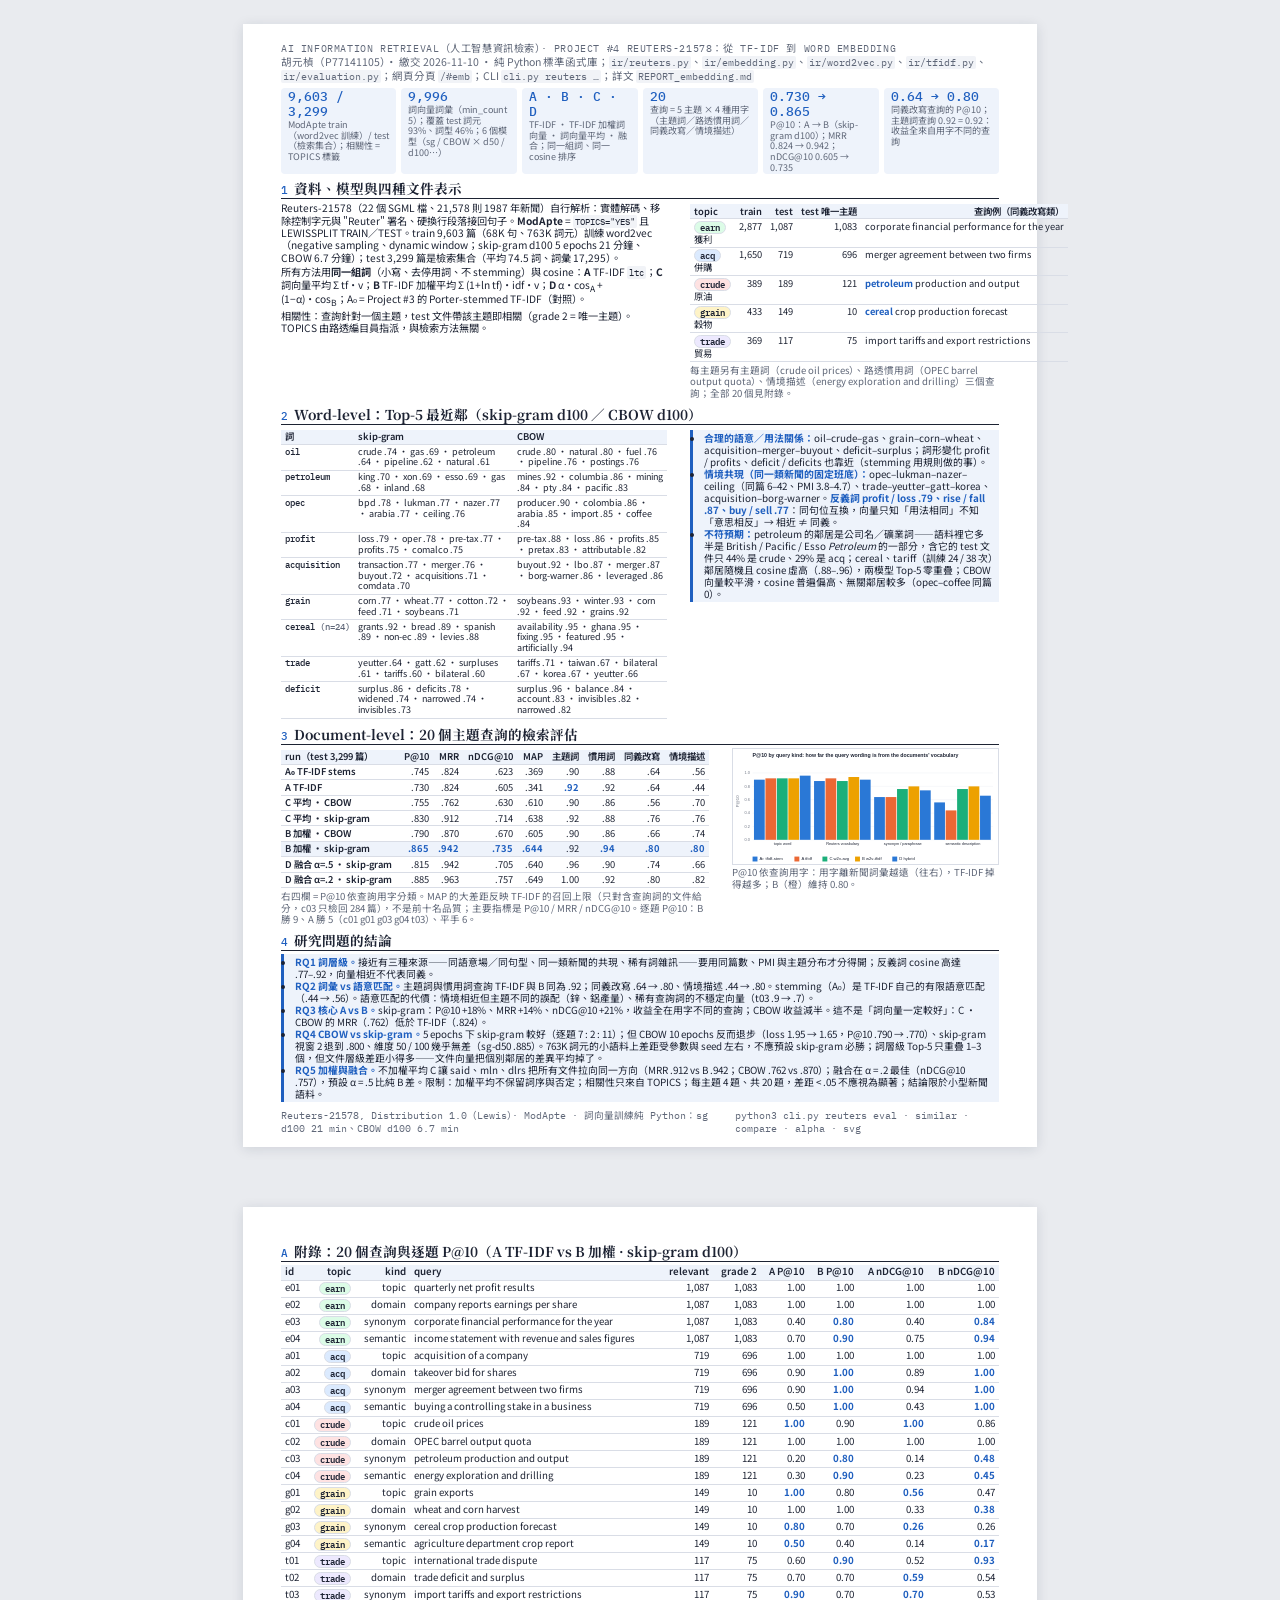
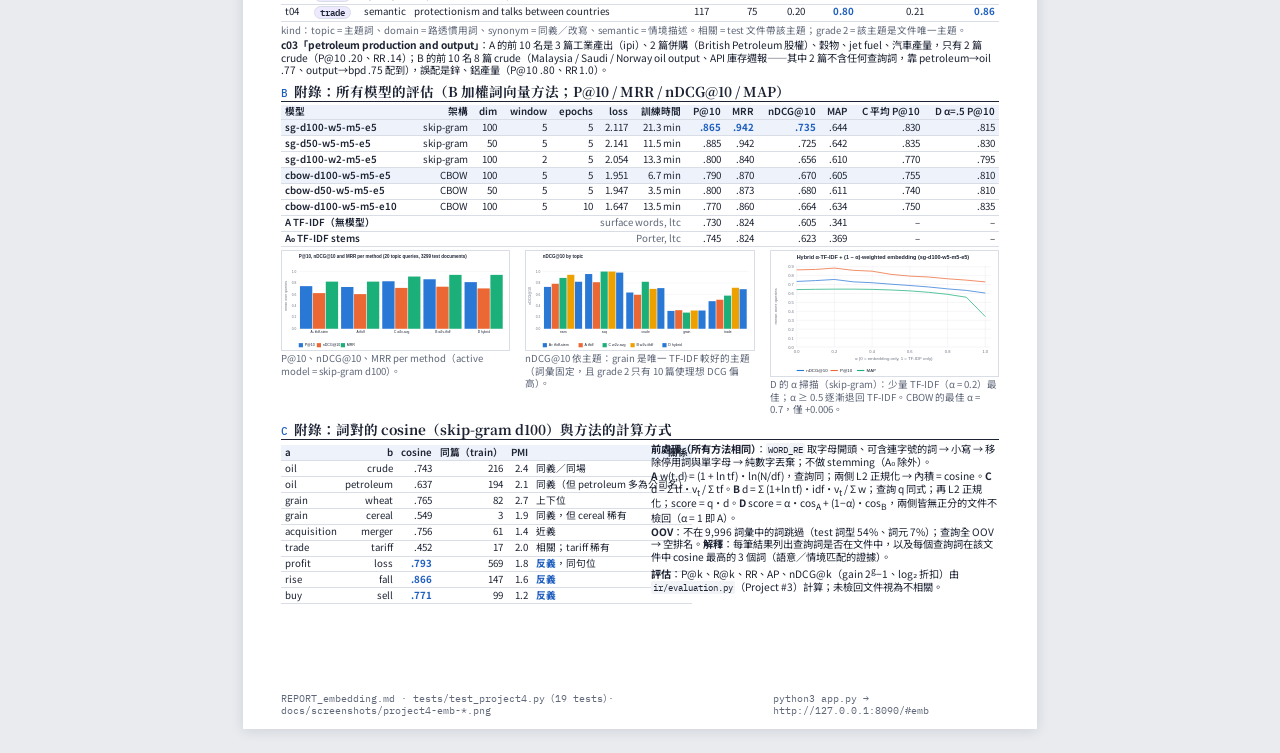
<file: docs/project4-embedding-report.html>
<!doctype html>
<html lang="zh-Hant">
<head>
<meta charset="utf-8">
<meta name="viewport" content="width=device-width,initial-scale=1">
<title>Project 4 Word Embedding Retrieval</title>
<link rel="stylesheet" href="https://fonts.googleapis.com/css2?family=Noto+Serif+TC:wght@500;700&family=Noto+Sans+TC:wght@400;500;700&family=IBM+Plex+Mono:wght@400;500&display=swap">
<style>
:root{--paper:#fff;--desk:#e9ebef;--ink:#1d2333;--muted:#5f6778;--line:#d9dde6;--rule:#1d2333;--accent:#1f5fbf;--soft:#eef3fb;--code:#f1f3f7;
  --serif:"Noto Serif TC","Songti TC","PMingLiU",serif;--sans:"Noto Sans TC","PingFang TC","Microsoft JhengHei",system-ui,sans-serif;--mono:"IBM Plex Mono",ui-monospace,Menlo,monospace,"Noto Sans TC"}
*{box-sizing:border-box}
body{margin:0;background:var(--desk);color:var(--ink);font-family:var(--sans);font-size:7.65pt;line-height:1.22;padding:24px 16px}
.page{background:var(--paper);width:210mm;min-height:297mm;max-width:100%;margin:0 auto;box-shadow:0 2px 12px rgba(20,30,60,.12);display:flex;flex-direction:column}
.inner{padding:5mm 10mm 0;flex:1;min-width:0}
footer{display:flex;justify-content:space-between;gap:12px;padding:0 10mm 3mm;font-size:7.2pt;color:var(--muted);font-family:var(--mono);line-height:1.3}
h1{font-family:var(--serif);font-size:15pt;line-height:1.25;margin:2px 0 3px}
h2{font-family:var(--serif);font-size:10.2pt;margin:0 0 3px;padding-bottom:1px;border-bottom:1.5px solid var(--rule)}
h2 span{font-family:var(--mono);font-weight:500;color:var(--accent);font-size:8.6pt;margin-right:6px}
h3{font-family:var(--serif);font-size:8.8pt;margin:3px 0 2px}
p{margin:0 0 2px}
.eyebrow{font-family:var(--mono);font-size:7.6pt;letter-spacing:.06em;text-transform:uppercase;color:var(--muted);margin:0}
.meta{font-size:7.9pt;color:var(--muted);margin:0 0 4px;line-height:1.35}
.facts{display:grid;grid-template-columns:repeat(6,1fr);gap:5px;margin:4px 0 6px}
.facts div{background:var(--soft);border-radius:4px;padding:1px 7px}
.facts b{display:block;font-family:var(--mono);font-size:9.4pt;font-weight:500;color:var(--accent);line-height:1.2}
.facts small{font-size:6.8pt;color:var(--muted);line-height:1.2;display:block}
section{margin-bottom:4px;min-width:0}
.two{display:grid;grid-template-columns:1fr 1fr;gap:0 6mm;align-items:start}.two>*{min-width:0}
.two.w{grid-template-columns:1.25fr 1fr}.two.w3{grid-template-columns:1.6fr 1fr}.three{display:grid;grid-template-columns:1fr 1fr 1fr;gap:0 4mm;align-items:start}.three>*{min-width:0}
code{font-family:var(--mono);font-size:.92em;background:var(--code);padding:0 2px;border-radius:2px}
table.t{border-collapse:collapse;width:100%;font-size:7.0pt;margin:2px 0 3px;font-variant-numeric:tabular-nums;line-height:1.22}
table.t th{text-align:left;background:var(--soft);padding:1.5px 4px;border-bottom:1px solid var(--line);font-weight:600;vertical-align:bottom}
table.t td{padding:1.5px 4px;border-bottom:1px solid var(--line);vertical-align:top}
table.num td:not(:first-child),table.num th:not(:first-child){text-align:right;white-space:nowrap}
table.t td.k{font-weight:600;white-space:nowrap}table.t td b{color:var(--accent)}
table.t tr.sel td{background:var(--soft)}
table.nb td{font-size:6.75pt;line-height:1.2}table.nb td.k{font-family:var(--mono);font-weight:500}
ul{padding-left:12px;margin:0 0 2px}li{margin-bottom:1px}
.verdict{background:var(--soft);border-left:3px solid var(--accent);padding:2px 6px;margin:2px 0 2px;font-size:7.4pt}
.verdict b{color:var(--accent)}ul.verdict{padding-left:1.1em;margin:2px 0 2px}ul.verdict li{margin:0}
figure{margin:0;min-width:0}figure svg{width:100%;height:auto;display:block;border:1px solid var(--line)}figcaption{font-size:7.2pt;color:var(--muted);line-height:1.3;margin-top:1px}
.muted{color:var(--muted)}
.tc{display:inline-block;font-size:6.8pt;font-weight:600;padding:0 5px;border-radius:999px;border:1px solid var(--line);font-family:var(--mono)}
.tc.earn{background:#dcfce7}.tc.acq{background:#dbeafe}.tc.crude{background:#fee2e2}.tc.grain{background:#fef3c7}.tc.trade{background:#ede9fe}
.appendix{margin-top:60px}.appendix .inner{padding:8mm 10mm 4mm}.appendix h2{margin-top:6px}.appendix table.t{font-size:7.3pt}
@media (max-width:640px){.two,.facts{grid-template-columns:1fr 1fr}.page{min-height:0}.inner{padding:6mm 5mm}}
@media print{body{background:none;padding:0}.page{box-shadow:none;margin:0;width:210mm;height:297mm;min-height:0;overflow:hidden}.appendix{page-break-before:always;margin-top:0}@page{size:A4 portrait;margin:0}}
</style>
</head>
<body>
<section class="page"><div class="inner">

<p class="eyebrow">AI Information Retrieval（人工智慧資訊檢索）· Project #4 Reuters-21578：從 TF-IDF 到 Word Embedding</p>
<p class="meta">胡元楨（P77141105）· 繳交 2026-11-10 · 純 Python 標準函式庫；<code>ir/reuters.py</code>、<code>ir/embedding.py</code>、<code>ir/word2vec.py</code>、<code>ir/tfidf.py</code>、<code>ir/evaluation.py</code>；網頁分頁 <code>/#emb</code>；CLI <code>cli.py reuters …</code>；詳文 <code>REPORT_embedding.md</code></p>
<div class="facts">
<div><b>9,603 / 3,299</b><small>ModApte train（word2vec 訓練）/ test（檢索集合）；相關性 = TOPICS 標籤</small></div>
<div><b>9,996</b><small>詞向量詞彙（min_count 5）；覆蓋 test 詞元 93%、詞型 46%；6 個模型（sg / CBOW × d50 / d100…）</small></div>
<div><b>A · B · C · D</b><small>TF-IDF · TF-IDF 加權詞向量 · 詞向量平均 · 融合；同一組詞、同一 cosine 排序</small></div>
<div><b>20</b><small>查詢 = 5 主題 × 4 種用字（主題詞／路透慣用詞／同義改寫／情境描述）</small></div>
<div><b>0.730 → 0.865</b><small>P@10：A → B（skip-gram d100）；MRR 0.824 → 0.942；nDCG@10 0.605 → 0.735</small></div>
<div><b>0.64 → 0.80</b><small>同義改寫查詢的 P@10；主題詞查詢 0.92 = 0.92：收益全來自用字不同的查詢</small></div>
</div>

<section>
<h2><span>1</span>資料、模型與四種文件表示</h2>
<div class="two w">
<div>
<p>Reuters-21578（22 個 SGML 檔、21,578 則 1987 年新聞）自行解析：實體解碼、移除控制字元與 "Reuter" 署名、硬換行段落接回句子。<b>ModApte</b> = <code>TOPICS="YES"</code> 且 LEWISSPLIT TRAIN／TEST。train 9,603 篇（68K 句、763K 詞元）訓練 word2vec（negative sampling、dynamic window；skip-gram d100 5 epochs 21 分鐘、CBOW 6.7 分鐘）；test 3,299 篇是檢索集合（平均 74.5 詞、詞彙 17,295）。</p>
<p>所有方法用<b>同一組詞</b>（小寫、去停用詞、不 stemming）與 cosine：<b>A</b> TF-IDF <code>ltc</code>；<b>C</b> 詞向量平均 Σ tf·v；<b>B</b> TF-IDF 加權平均 Σ (1+ln tf)·idf·v；<b>D</b> α·cos<sub>A</sub> + (1−α)·cos<sub>B</sub>；A₀ = Project #3 的 Porter-stemmed TF-IDF（對照）。</p>
<p>相關性：查詢針對一個主題，test 文件帶該主題即相關（grade 2 = 唯一主題）。TOPICS 由路透編目員指派，與檢索方法無關。</p>
</div>
<div>
<table class="t num"><tr><th>topic</th><th>train</th><th>test</th><th>test 唯一主題</th><th>查詢例（同義改寫類）</th></tr>
<tr><td><span class="tc earn">earn</span> 獲利</td><td>2,877</td><td>1,087</td><td>1,083</td><td style="text-align:left">corporate financial performance for the year</td></tr>
<tr><td><span class="tc acq">acq</span> 併購</td><td>1,650</td><td>719</td><td>696</td><td style="text-align:left">merger agreement between two firms</td></tr>
<tr><td><span class="tc crude">crude</span> 原油</td><td>389</td><td>189</td><td>121</td><td style="text-align:left"><b>petroleum</b> production and output</td></tr>
<tr><td><span class="tc grain">grain</span> 穀物</td><td>433</td><td>149</td><td>10</td><td style="text-align:left"><b>cereal</b> crop production forecast</td></tr>
<tr><td><span class="tc trade">trade</span> 貿易</td><td>369</td><td>117</td><td>75</td><td style="text-align:left">import tariffs and export restrictions</td></tr>
</table>
<p class="muted" style="font-size:7.2pt">每主題另有主題詞（crude oil prices）、路透慣用詞（OPEC barrel output quota）、情境描述（energy exploration and drilling）三個查詢；全部 20 個見附錄。</p>
</div>
</div>
</section>

<section>
<h2><span>2</span>Word-level：Top-5 最近鄰（skip-gram d100 ／ CBOW d100）</h2>
<div class="two w">
<div>
<table class="t nb"><tr><th>詞</th><th>skip-gram</th><th>CBOW</th></tr>
<tr><td class="k">oil</td><td>crude .74 · gas .69 · petroleum .64 · pipeline .62 · natural .61</td><td>crude .80 · natural .80 · fuel .76 · pipeline .76 · postings .76</td></tr>
<tr><td class="k">petroleum</td><td>king .70 · xon .69 · esso .69 · gas .68 · inland .68</td><td>mines .92 · columbia .86 · mining .84 · pty .84 · pacific .83</td></tr>
<tr><td class="k">opec</td><td>bpd .78 · lukman .77 · nazer .77 · arabia .77 · ceiling .76</td><td>producer .90 · colombia .86 · arabia .85 · import .85 · coffee .84</td></tr>
<tr><td class="k">profit</td><td>loss .79 · oper .78 · pre-tax .77 · profits .75 · comalco .75</td><td>pre-tax .88 · loss .86 · profits .85 · pretax .83 · attributable .82</td></tr>
<tr><td class="k">acquisition</td><td>transaction .77 · merger .76 · buyout .72 · acquisitions .71 · comdata .70</td><td>buyout .92 · lbo .87 · merger .87 · borg-warner .86 · leveraged .86</td></tr>
<tr><td class="k">grain</td><td>corn .77 · wheat .77 · cotton .72 · feed .71 · soybeans .71</td><td>soybeans .93 · winter .93 · corn .92 · feed .92 · grains .92</td></tr>
<tr><td class="k">cereal <span class="muted">(n=24)</span></td><td>grants .92 · bread .89 · spanish .89 · non-ec .89 · levies .88</td><td>availability .95 · ghana .95 · fixing .95 · featured .95 · artificially .94</td></tr>
<tr><td class="k">trade</td><td>yeutter .64 · gatt .62 · surpluses .61 · tariffs .60 · bilateral .60</td><td>tariffs .71 · taiwan .67 · bilateral .67 · korea .67 · yeutter .66</td></tr>
<tr><td class="k">deficit</td><td>surplus .86 · deficits .78 · widened .74 · narrowed .74 · invisibles .73</td><td>surplus .96 · balance .84 · account .83 · invisibles .82 · narrowed .82</td></tr>
</table>
</div>
<div>
<ul class="verdict">
<li><b>合理的語意／用法關係：</b>oil–crude–gas、grain–corn–wheat、acquisition–merger–buyout、deficit–surplus；詞形變化 profit / profits、deficit / deficits 也靠近（stemming 用規則做的事）。</li>
<li><b>情境共現（同一類新聞的固定班底）：</b>opec–lukman–nazer–ceiling（同篇 6–42、PMI 3.8–4.7）、trade–yeutter–gatt–korea、acquisition–borg-warner。<b>反義詞 profit / loss .79、rise / fall .87、buy / sell .77</b>：同句位互換，向量只知「用法相同」不知「意思相反」→ 相近 ≠ 同義。</li>
<li><b>不符預期：</b>petroleum 的鄰居是公司名／礦業詞——語料裡它多半是 British / Pacific / Esso <i>Petroleum</i> 的一部分，含它的 test 文件只 44% 是 crude、29% 是 acq；cereal、tariff（訓練 24 / 38 次）鄰居隨機且 cosine 虛高（.88–.96），兩模型 Top-5 零重疊；CBOW 向量較平滑，cosine 普遍偏高、無關鄰居較多（opec–coffee 同篇 0）。</li>
</ul>
</div>
</div>
</section>

<section>
<h2><span>3</span>Document-level：20 個主題查詢的檢索評估</h2>
<div class="two w3">
<div>
<table class="t num"><tr><th>run（test 3,299 篇）</th><th>P@10</th><th>MRR</th><th>nDCG@10</th><th>MAP</th><th>主題詞</th><th>慣用詞</th><th>同義改寫</th><th>情境描述</th></tr>
<tr><td class="k">A₀ TF-IDF stems</td><td>.745</td><td>.824</td><td>.623</td><td>.369</td><td>.90</td><td>.88</td><td>.64</td><td>.56</td></tr>
<tr><td class="k">A TF-IDF</td><td>.730</td><td>.824</td><td>.605</td><td>.341</td><td><b>.92</b></td><td>.92</td><td>.64</td><td>.44</td></tr>
<tr><td class="k">C 平均 · CBOW</td><td>.755</td><td>.762</td><td>.630</td><td>.610</td><td>.90</td><td>.86</td><td>.56</td><td>.70</td></tr>
<tr><td class="k">C 平均 · skip-gram</td><td>.830</td><td>.912</td><td>.714</td><td>.638</td><td>.92</td><td>.88</td><td>.76</td><td>.76</td></tr>
<tr><td class="k">B 加權 · CBOW</td><td>.790</td><td>.870</td><td>.670</td><td>.605</td><td>.90</td><td>.86</td><td>.66</td><td>.74</td></tr>
<tr class="sel"><td class="k">B 加權 · skip-gram</td><td><b>.865</b></td><td><b>.942</b></td><td><b>.735</b></td><td><b>.644</b></td><td>.92</td><td><b>.94</b></td><td><b>.80</b></td><td><b>.80</b></td></tr>
<tr><td class="k">D 融合 α=.5 · skip-gram</td><td>.815</td><td>.942</td><td>.705</td><td>.640</td><td>.96</td><td>.90</td><td>.74</td><td>.66</td></tr>
<tr><td class="k">D 融合 α=.2 · skip-gram</td><td>.885</td><td>.963</td><td>.757</td><td>.649</td><td>1.00</td><td>.92</td><td>.80</td><td>.82</td></tr>
</table>
<p class="muted" style="font-size:7.2pt">右四欄 = P@10 依查詢用字分類。MAP 的大差距反映 TF-IDF 的召回上限（只對含查詢詞的文件給分，c03 只檢回 284 篇），不是前十名品質；主要指標是 P@10 / MRR / nDCG@10。逐題 P@10：B 勝 9、A 勝 5（c01 g01 g03 g04 t03）、平手 6。</p>
</div>
<div>
<figure><svg xmlns="http://www.w3.org/2000/svg" viewBox="0 0 760 330" font-family="Helvetica, Arial, sans-serif"><rect width="100%" height="100%" fill="#ffffff"/><text x="56" y="22" font-size="15" font-weight="bold" fill="#1d2333">P@10 by query kind: how far the query wording is from the documents' vocabulary</text><line x1="56" x2="744" y1="260.0" y2="260.0" stroke="#e5e7ef"/><text x="48" y="264.0" font-size="11" text-anchor="end" fill="#6b7280">0.0</text><line x1="56" x2="744" y1="221.7" y2="221.7" stroke="#e5e7ef"/><text x="48" y="225.7" font-size="11" text-anchor="end" fill="#6b7280">0.2</text><line x1="56" x2="744" y1="183.5" y2="183.5" stroke="#e5e7ef"/><text x="48" y="187.5" font-size="11" text-anchor="end" fill="#6b7280">0.4</text><line x1="56" x2="744" y1="145.2" y2="145.2" stroke="#e5e7ef"/><text x="48" y="149.2" font-size="11" text-anchor="end" fill="#6b7280">0.6</text><line x1="56" x2="744" y1="107.0" y2="107.0" stroke="#e5e7ef"/><text x="48" y="111.0" font-size="11" text-anchor="end" fill="#6b7280">0.8</text><line x1="56" x2="744" y1="68.7" y2="68.7" stroke="#e5e7ef"/><text x="48" y="72.7" font-size="11" text-anchor="end" fill="#6b7280">1.0</text><rect x="60.0" y="87.8" width="30.8" height="172.2" fill="#2a78d6"/><rect x="92.8" y="84.0" width="30.8" height="176.0" fill="#eb6834"/><rect x="125.6" y="84.0" width="30.8" height="176.0" fill="#1baf7a"/><rect x="158.4" y="84.0" width="30.8" height="176.0" fill="#eda100"/><rect x="191.2" y="76.3" width="30.8" height="183.7" fill="#2a78d6"/><text x="142.0" y="275" font-size="11" text-anchor="middle" fill="#1d2333">topic word</text><rect x="232.0" y="91.7" width="30.8" height="168.3" fill="#2a78d6"/><rect x="264.8" y="84.0" width="30.8" height="176.0" fill="#eb6834"/><rect x="297.6" y="91.7" width="30.8" height="168.3" fill="#1baf7a"/><rect x="330.4" y="80.2" width="30.8" height="179.8" fill="#eda100"/><rect x="363.2" y="87.8" width="30.8" height="172.2" fill="#2a78d6"/><text x="314.0" y="275" font-size="11" text-anchor="middle" fill="#1d2333">Reuters vocabulary</text><rect x="404.0" y="137.6" width="30.8" height="122.4" fill="#2a78d6"/><rect x="436.8" y="137.6" width="30.8" height="122.4" fill="#eb6834"/><rect x="469.6" y="114.6" width="30.8" height="145.4" fill="#1baf7a"/><rect x="502.4" y="107.0" width="30.8" height="153.0" fill="#eda100"/><rect x="535.2" y="118.4" width="30.8" height="141.6" fill="#2a78d6"/><text x="486.0" y="275" font-size="11" text-anchor="middle" fill="#1d2333">synonym / paraphrase</text><rect x="576.0" y="152.9" width="30.8" height="107.1" fill="#2a78d6"/><rect x="608.8" y="175.8" width="30.8" height="84.2" fill="#eb6834"/><rect x="641.6" y="114.6" width="30.8" height="145.4" fill="#1baf7a"/><rect x="674.4" y="107.0" width="30.8" height="153.0" fill="#eda100"/><rect x="707.2" y="133.7" width="30.8" height="126.3" fill="#2a78d6"/><text x="658.0" y="275" font-size="11" text-anchor="middle" fill="#1d2333">semantic description</text><text transform="translate(16 150.0) rotate(-90)" font-size="12" text-anchor="middle" fill="#6b7280">P@10</text><rect x="56" y="308" width="14" height="14" fill="#2a78d6"/><text x="76" y="319" font-size="12" fill="#1d2333">A₀ tfidf-stem</text><rect x="175.8" y="308" width="14" height="14" fill="#eb6834"/><text x="195.8" y="319" font-size="12" fill="#1d2333">A tfidf</text><rect x="256.0" y="308" width="14" height="14" fill="#1baf7a"/><text x="276.0" y="319" font-size="12" fill="#1d2333">C w2v-avg</text><rect x="349.4" y="308" width="14" height="14" fill="#eda100"/><text x="369.4" y="319" font-size="12" fill="#1d2333">B w2v-tfidf</text><rect x="456.0" y="308" width="14" height="14" fill="#2a78d6"/><text x="476.0" y="319" font-size="12" fill="#1d2333">D hybrid</text></svg><figcaption>P@10 依查詢用字：用字離新聞詞彙越遠（往右），TF-IDF 掉得越多；B（橙）維持 0.80。</figcaption></figure>
</div>
</div>
</section>

<section>
<h2><span>4</span>研究問題的結論</h2>
<ul class="verdict">
<li><b>RQ1 詞層級。</b>接近有三種來源——同語意場／同句型、同一類新聞的共現、稀有詞雜訊——要用同篇數、PMI 與主題分布才分得開；反義詞 cosine 高達 .77–.92，向量相近不代表同義。</li>
<li><b>RQ2 詞彙 vs 語意匹配。</b>主題詞與慣用詞查詢 TF-IDF 與 B 同為 .92；同義改寫 .64 → .80、情境描述 .44 → .80。stemming（A₀）是 TF-IDF 自己的有限語意匹配（.44 → .56）。語意匹配的代價：情境相近但主題不同的誤配（鋅、鋁產量）、稀有查詢詞的不穩定向量（t03 .9 → .7）。</li>
<li><b>RQ3 核心 A vs B。</b>skip-gram：P@10 +18%、MRR +14%、nDCG@10 +21%，收益全在用字不同的查詢；CBOW 收益減半。這不是「詞向量一定較好」：C · CBOW 的 MRR（.762）低於 TF-IDF（.824）。</li>
<li><b>RQ4 CBOW vs skip-gram。</b>5 epochs 下 skip-gram 較好（逐題 7 : 2 : 11）；但 CBOW 10 epochs 反而退步（loss 1.95 → 1.65，P@10 .790 → .770）、skip-gram 視窗 2 退到 .800、維度 50 / 100 幾乎無差（sg-d50 .885）。763K 詞元的小語料上差距受參數與 seed 左右，不應預設 skip-gram 必勝；詞層級 Top-5 只重疊 1–3 個，但文件層級差距小得多——文件向量把個別鄰居的差異平均掉了。</li>
<li><b>RQ5 加權與融合。</b>不加權平均 C 讓 said、mln、dlrs 把所有文件拉向同一方向（MRR .912 vs B .942；CBOW .762 vs .870）；融合在 α = .2 最佳（nDCG@10 .757），預設 α = .5 比純 B 差。限制：加權平均不保留詞序與否定；相關性只來自 TOPICS；每主題 4 題、共 20 題，差距 &lt; .05 不應視為顯著；結論限於小型新聞語料。</li>
</ul>
</section>

</div>
<footer><span>Reuters-21578, Distribution 1.0（Lewis）· ModApte · 詞向量訓練純 Python：sg d100 21 min、CBOW d100 6.7 min</span><span>python3 cli.py reuters eval · similar · compare · alpha · svg</span></footer>
</section>

<section class="page appendix"><div class="inner">
<h2><span>A</span>附錄：20 個查詢與逐題 P@10（A TF-IDF vs B 加權 · skip-gram d100）</h2>
<table class="t num"><tr><th>id</th><th>topic</th><th>kind</th><th style="text-align:left">query</th><th>relevant</th><th>grade 2</th><th>A P@10</th><th>B P@10</th><th>A nDCG@10</th><th>B nDCG@10</th></tr>
<tr><td>e01</td><td><span class="tc earn">earn</span></td><td>topic</td><td style="text-align:left">quarterly net profit results</td><td>1,087</td><td>1,083</td><td>1.00</td><td>1.00</td><td>1.00</td><td>1.00</td></tr>
<tr><td>e02</td><td><span class="tc earn">earn</span></td><td>domain</td><td style="text-align:left">company reports earnings per share</td><td>1,087</td><td>1,083</td><td>1.00</td><td>1.00</td><td>1.00</td><td>1.00</td></tr>
<tr><td>e03</td><td><span class="tc earn">earn</span></td><td>synonym</td><td style="text-align:left">corporate financial performance for the year</td><td>1,087</td><td>1,083</td><td>0.40</td><td><b>0.80</b></td><td>0.40</td><td><b>0.84</b></td></tr>
<tr><td>e04</td><td><span class="tc earn">earn</span></td><td>semantic</td><td style="text-align:left">income statement with revenue and sales figures</td><td>1,087</td><td>1,083</td><td>0.70</td><td><b>0.90</b></td><td>0.75</td><td><b>0.94</b></td></tr>
<tr><td>a01</td><td><span class="tc acq">acq</span></td><td>topic</td><td style="text-align:left">acquisition of a company</td><td>719</td><td>696</td><td>1.00</td><td>1.00</td><td>1.00</td><td>1.00</td></tr>
<tr><td>a02</td><td><span class="tc acq">acq</span></td><td>domain</td><td style="text-align:left">takeover bid for shares</td><td>719</td><td>696</td><td>0.90</td><td><b>1.00</b></td><td>0.89</td><td><b>1.00</b></td></tr>
<tr><td>a03</td><td><span class="tc acq">acq</span></td><td>synonym</td><td style="text-align:left">merger agreement between two firms</td><td>719</td><td>696</td><td>0.90</td><td><b>1.00</b></td><td>0.94</td><td><b>1.00</b></td></tr>
<tr><td>a04</td><td><span class="tc acq">acq</span></td><td>semantic</td><td style="text-align:left">buying a controlling stake in a business</td><td>719</td><td>696</td><td>0.50</td><td><b>1.00</b></td><td>0.43</td><td><b>1.00</b></td></tr>
<tr><td>c01</td><td><span class="tc crude">crude</span></td><td>topic</td><td style="text-align:left">crude oil prices</td><td>189</td><td>121</td><td><b>1.00</b></td><td>0.90</td><td><b>1.00</b></td><td>0.86</td></tr>
<tr><td>c02</td><td><span class="tc crude">crude</span></td><td>domain</td><td style="text-align:left">OPEC barrel output quota</td><td>189</td><td>121</td><td>1.00</td><td>1.00</td><td>1.00</td><td>1.00</td></tr>
<tr><td>c03</td><td><span class="tc crude">crude</span></td><td>synonym</td><td style="text-align:left">petroleum production and output</td><td>189</td><td>121</td><td>0.20</td><td><b>0.80</b></td><td>0.14</td><td><b>0.48</b></td></tr>
<tr><td>c04</td><td><span class="tc crude">crude</span></td><td>semantic</td><td style="text-align:left">energy exploration and drilling</td><td>189</td><td>121</td><td>0.30</td><td><b>0.90</b></td><td>0.23</td><td><b>0.45</b></td></tr>
<tr><td>g01</td><td><span class="tc grain">grain</span></td><td>topic</td><td style="text-align:left">grain exports</td><td>149</td><td>10</td><td><b>1.00</b></td><td>0.80</td><td><b>0.56</b></td><td>0.47</td></tr>
<tr><td>g02</td><td><span class="tc grain">grain</span></td><td>domain</td><td style="text-align:left">wheat and corn harvest</td><td>149</td><td>10</td><td>1.00</td><td>1.00</td><td>0.33</td><td><b>0.38</b></td></tr>
<tr><td>g03</td><td><span class="tc grain">grain</span></td><td>synonym</td><td style="text-align:left">cereal crop production forecast</td><td>149</td><td>10</td><td><b>0.80</b></td><td>0.70</td><td><b>0.26</b></td><td>0.26</td></tr>
<tr><td>g04</td><td><span class="tc grain">grain</span></td><td>semantic</td><td style="text-align:left">agriculture department crop report</td><td>149</td><td>10</td><td><b>0.50</b></td><td>0.40</td><td>0.14</td><td><b>0.17</b></td></tr>
<tr><td>t01</td><td><span class="tc trade">trade</span></td><td>topic</td><td style="text-align:left">international trade dispute</td><td>117</td><td>75</td><td>0.60</td><td><b>0.90</b></td><td>0.52</td><td><b>0.93</b></td></tr>
<tr><td>t02</td><td><span class="tc trade">trade</span></td><td>domain</td><td style="text-align:left">trade deficit and surplus</td><td>117</td><td>75</td><td>0.70</td><td>0.70</td><td><b>0.59</b></td><td>0.54</td></tr>
<tr><td>t03</td><td><span class="tc trade">trade</span></td><td>synonym</td><td style="text-align:left">import tariffs and export restrictions</td><td>117</td><td>75</td><td><b>0.90</b></td><td>0.70</td><td><b>0.70</b></td><td>0.53</td></tr>
<tr><td>t04</td><td><span class="tc trade">trade</span></td><td>semantic</td><td style="text-align:left">protectionism and talks between countries</td><td>117</td><td>75</td><td>0.20</td><td><b>0.80</b></td><td>0.21</td><td><b>0.86</b></td></tr>
</table>
<p class="muted" style="font-size:7.2pt">kind：topic = 主題詞、domain = 路透慣用詞、synonym = 同義／改寫、semantic = 情境描述。相關 = test 文件帶該主題；grade 2 = 該主題是文件唯一主題。</p>
<p style="margin-top:3px"><b>c03「petroleum production and output」</b>：A 的前 10 名是 3 篇工業產出（ipi）、2 篇併購（British Petroleum 股權）、穀物、jet fuel、汽車產量，只有 2 篇 crude（P@10 .20、RR .14）；B 的前 10 名 8 篇 crude（Malaysia / Saudi / Norway oil output、API 庫存週報——其中 2 篇不含任何查詢詞，靠 petroleum→oil .77、output→bpd .75 配到），誤配是鋅、鋁產量（P@10 .80、RR 1.0）。</p>

<h2><span>B</span>附錄：所有模型的評估（B 加權詞向量方法；P@10 / MRR / nDCG@10 / MAP）</h2>
<table class="t num"><tr><th>模型</th><th>架構</th><th>dim</th><th>window</th><th>epochs</th><th>loss</th><th>訓練時間</th><th>P@10</th><th>MRR</th><th>nDCG@10</th><th>MAP</th><th>C 平均 P@10</th><th>D α=.5 P@10</th></tr>
<tr class="sel"><td class="k">sg-d100-w5-m5-e5</td><td>skip-gram</td><td>100</td><td>5</td><td>5</td><td>2.117</td><td>21.3 min</td><td><b>.865</b></td><td><b>.942</b></td><td><b>.735</b></td><td>.644</td><td>.830</td><td>.815</td></tr>
<tr><td class="k">sg-d50-w5-m5-e5</td><td>skip-gram</td><td>50</td><td>5</td><td>5</td><td>2.141</td><td>11.5 min</td><td>.885</td><td>.942</td><td>.725</td><td>.642</td><td>.835</td><td>.830</td></tr>
<tr><td class="k">sg-d100-w2-m5-e5</td><td>skip-gram</td><td>100</td><td>2</td><td>5</td><td>2.054</td><td>13.3 min</td><td>.800</td><td>.840</td><td>.656</td><td>.610</td><td>.770</td><td>.795</td></tr>
<tr class="sel"><td class="k">cbow-d100-w5-m5-e5</td><td>CBOW</td><td>100</td><td>5</td><td>5</td><td>1.951</td><td>6.7 min</td><td>.790</td><td>.870</td><td>.670</td><td>.605</td><td>.755</td><td>.810</td></tr>
<tr><td class="k">cbow-d50-w5-m5-e5</td><td>CBOW</td><td>50</td><td>5</td><td>5</td><td>1.947</td><td>3.5 min</td><td>.800</td><td>.873</td><td>.680</td><td>.611</td><td>.740</td><td>.810</td></tr>
<tr><td class="k">cbow-d100-w5-m5-e10</td><td>CBOW</td><td>100</td><td>5</td><td>10</td><td>1.647</td><td>13.5 min</td><td>.770</td><td>.860</td><td>.664</td><td>.634</td><td>.750</td><td>.835</td></tr>
<tr><td class="k">A TF-IDF（無模型）</td><td colspan="6" class="muted">surface words, ltc</td><td>.730</td><td>.824</td><td>.605</td><td>.341</td><td>–</td><td>–</td></tr>
<tr><td class="k">A₀ TF-IDF stems</td><td colspan="6" class="muted">Porter, ltc</td><td>.745</td><td>.824</td><td>.623</td><td>.369</td><td>–</td><td>–</td></tr>
</table>
<div class="three">
<figure><svg xmlns="http://www.w3.org/2000/svg" viewBox="0 0 760 330" font-family="Helvetica, Arial, sans-serif"><rect width="100%" height="100%" fill="#ffffff"/><text x="56" y="22" font-size="15" font-weight="bold" fill="#1d2333">P@10, nDCG@10 and MRR per method (20 topic queries, 3299 test documents)</text><line x1="56" x2="744" y1="260.0" y2="260.0" stroke="#e5e7ef"/><text x="48" y="264.0" font-size="11" text-anchor="end" fill="#6b7280">0.0</text><line x1="56" x2="744" y1="221.7" y2="221.7" stroke="#e5e7ef"/><text x="48" y="225.7" font-size="11" text-anchor="end" fill="#6b7280">0.2</text><line x1="56" x2="744" y1="183.5" y2="183.5" stroke="#e5e7ef"/><text x="48" y="187.5" font-size="11" text-anchor="end" fill="#6b7280">0.4</text><line x1="56" x2="744" y1="145.2" y2="145.2" stroke="#e5e7ef"/><text x="48" y="149.2" font-size="11" text-anchor="end" fill="#6b7280">0.6</text><line x1="56" x2="744" y1="107.0" y2="107.0" stroke="#e5e7ef"/><text x="48" y="111.0" font-size="11" text-anchor="end" fill="#6b7280">0.8</text><line x1="56" x2="744" y1="68.7" y2="68.7" stroke="#e5e7ef"/><text x="48" y="72.7" font-size="11" text-anchor="end" fill="#6b7280">1.0</text><rect x="60.0" y="117.5" width="41.2" height="142.5" fill="#2a78d6"/><rect x="103.2" y="140.8" width="41.2" height="119.2" fill="#eb6834"/><rect x="146.4" y="102.4" width="41.2" height="157.6" fill="#1baf7a"/><text x="124.8" y="275" font-size="11" text-anchor="middle" fill="#1d2333">A₀ tfidf-stem</text><rect x="197.6" y="120.3" width="41.2" height="139.7" fill="#2a78d6"/><rect x="240.8" y="144.2" width="41.2" height="115.8" fill="#eb6834"/><rect x="284.0" y="102.4" width="41.2" height="157.6" fill="#1baf7a"/><text x="262.4" y="275" font-size="11" text-anchor="middle" fill="#1d2333">A tfidf</text><rect x="335.2" y="101.2" width="41.2" height="158.8" fill="#2a78d6"/><rect x="378.4" y="123.4" width="41.2" height="136.6" fill="#eb6834"/><rect x="421.6" y="85.4" width="41.2" height="174.6" fill="#1baf7a"/><text x="400.0" y="275" font-size="11" text-anchor="middle" fill="#1d2333">C w2v-avg</text><rect x="472.8" y="94.5" width="41.2" height="165.5" fill="#2a78d6"/><rect x="516.0" y="119.4" width="41.2" height="140.6" fill="#eb6834"/><rect x="559.2" y="79.8" width="41.2" height="180.2" fill="#1baf7a"/><text x="537.6" y="275" font-size="11" text-anchor="middle" fill="#1d2333">B w2v-tfidf</text><rect x="610.4" y="104.1" width="41.2" height="155.9" fill="#2a78d6"/><rect x="653.6" y="125.1" width="41.2" height="134.9" fill="#eb6834"/><rect x="696.8" y="79.8" width="41.2" height="180.2" fill="#1baf7a"/><text x="675.2" y="275" font-size="11" text-anchor="middle" fill="#1d2333">D hybrid</text><text transform="translate(16 150.0) rotate(-90)" font-size="12" text-anchor="middle" fill="#6b7280">mean over queries</text><rect x="56" y="308" width="14" height="14" fill="#2a78d6"/><text x="76" y="319" font-size="12" fill="#1d2333">P@10</text><rect x="116.4" y="308" width="14" height="14" fill="#eb6834"/><text x="136.4" y="319" font-size="12" fill="#1d2333">nDCG@10</text><rect x="196.6" y="308" width="14" height="14" fill="#1baf7a"/><text x="216.6" y="319" font-size="12" fill="#1d2333">MRR</text></svg><figcaption>P@10、nDCG@10、MRR per method（active model = skip-gram d100）。</figcaption></figure>
<figure><svg xmlns="http://www.w3.org/2000/svg" viewBox="0 0 760 330" font-family="Helvetica, Arial, sans-serif"><rect width="100%" height="100%" fill="#ffffff"/><text x="56" y="22" font-size="15" font-weight="bold" fill="#1d2333">nDCG@10 by topic</text><line x1="56" x2="744" y1="260.0" y2="260.0" stroke="#e5e7ef"/><text x="48" y="264.0" font-size="11" text-anchor="end" fill="#6b7280">0.0</text><line x1="56" x2="744" y1="221.7" y2="221.7" stroke="#e5e7ef"/><text x="48" y="225.7" font-size="11" text-anchor="end" fill="#6b7280">0.2</text><line x1="56" x2="744" y1="183.5" y2="183.5" stroke="#e5e7ef"/><text x="48" y="187.5" font-size="11" text-anchor="end" fill="#6b7280">0.4</text><line x1="56" x2="744" y1="145.2" y2="145.2" stroke="#e5e7ef"/><text x="48" y="149.2" font-size="11" text-anchor="end" fill="#6b7280">0.6</text><line x1="56" x2="744" y1="107.0" y2="107.0" stroke="#e5e7ef"/><text x="48" y="111.0" font-size="11" text-anchor="end" fill="#6b7280">0.8</text><line x1="56" x2="744" y1="68.7" y2="68.7" stroke="#e5e7ef"/><text x="48" y="72.7" font-size="11" text-anchor="end" fill="#6b7280">1.0</text><rect x="60.0" y="120.0" width="23.9" height="140.0" fill="#2a78d6"/><rect x="85.9" y="109.6" width="23.9" height="150.4" fill="#eb6834"/><rect x="111.8" y="90.0" width="23.9" height="170.0" fill="#1baf7a"/><rect x="137.8" y="79.6" width="23.9" height="180.4" fill="#eda100"/><rect x="163.7" y="102.8" width="23.9" height="157.2" fill="#2a78d6"/><text x="124.8" y="275" font-size="11" text-anchor="middle" fill="#1d2333">earn</text><rect x="197.6" y="77.0" width="23.9" height="183.0" fill="#2a78d6"/><rect x="223.5" y="104.4" width="23.9" height="155.6" fill="#eb6834"/><rect x="249.4" y="68.7" width="23.9" height="191.3" fill="#1baf7a"/><rect x="275.4" y="68.7" width="23.9" height="191.3" fill="#eda100"/><rect x="301.3" y="72.2" width="23.9" height="187.8" fill="#2a78d6"/><text x="262.4" y="275" font-size="11" text-anchor="middle" fill="#1d2333">acq</text><rect x="335.2" y="138.8" width="23.9" height="121.2" fill="#2a78d6"/><rect x="361.1" y="146.4" width="23.9" height="113.6" fill="#eb6834"/><rect x="387.0" y="102.9" width="23.9" height="157.1" fill="#1baf7a"/><rect x="413.0" y="126.6" width="23.9" height="133.4" fill="#eda100"/><rect x="438.9" y="124.1" width="23.9" height="135.9" fill="#2a78d6"/><text x="400.0" y="275" font-size="11" text-anchor="middle" fill="#1d2333">crude</text><rect x="472.8" y="200.3" width="23.9" height="59.7" fill="#2a78d6"/><rect x="498.7" y="197.9" width="23.9" height="62.1" fill="#eb6834"/><rect x="524.6" y="206.0" width="23.9" height="54.0" fill="#1baf7a"/><rect x="550.6" y="199.0" width="23.9" height="61.0" fill="#eda100"/><rect x="576.5" y="199.0" width="23.9" height="61.0" fill="#2a78d6"/><text x="537.6" y="275" font-size="11" text-anchor="middle" fill="#1d2333">grain</text><rect x="610.4" y="167.8" width="23.9" height="92.2" fill="#2a78d6"/><rect x="636.3" y="162.9" width="23.9" height="97.1" fill="#eb6834"/><rect x="662.2" y="149.2" width="23.9" height="110.8" fill="#1baf7a"/><rect x="688.2" y="122.9" width="23.9" height="137.1" fill="#eda100"/><rect x="714.1" y="127.7" width="23.9" height="132.3" fill="#2a78d6"/><text x="675.2" y="275" font-size="11" text-anchor="middle" fill="#1d2333">trade</text><text transform="translate(16 150.0) rotate(-90)" font-size="12" text-anchor="middle" fill="#6b7280">nDCG@10</text><rect x="56" y="308" width="14" height="14" fill="#2a78d6"/><text x="76" y="319" font-size="12" fill="#1d2333">A₀ tfidf-stem</text><rect x="175.8" y="308" width="14" height="14" fill="#eb6834"/><text x="195.8" y="319" font-size="12" fill="#1d2333">A tfidf</text><rect x="256.0" y="308" width="14" height="14" fill="#1baf7a"/><text x="276.0" y="319" font-size="12" fill="#1d2333">C w2v-avg</text><rect x="349.4" y="308" width="14" height="14" fill="#eda100"/><text x="369.4" y="319" font-size="12" fill="#1d2333">B w2v-tfidf</text><rect x="456.0" y="308" width="14" height="14" fill="#2a78d6"/><text x="476.0" y="319" font-size="12" fill="#1d2333">D hybrid</text></svg><figcaption>nDCG@10 依主題：grain 是唯一 TF-IDF 較好的主題（詞彙固定，且 grade 2 只有 10 篇使理想 DCG 偏高）。</figcaption></figure>
<figure><svg xmlns="http://www.w3.org/2000/svg" viewBox="0 0 620 340" font-family="Helvetica, Arial, sans-serif"><rect width="100%" height="100%" fill="#ffffff"/><text x="70" y="22" font-size="15" font-weight="bold" fill="#1d2333">Hybrid α·TF-IDF + (1 − α)·weighted embedding (sg-d100-w5-m5-e5)</text><line x1="70" x2="600" y1="262.0" y2="262.0" stroke="#e5e7ef"/><text x="62" y="266.0" font-size="11" text-anchor="end" fill="#6b7280">0.0</text><line x1="70" x2="600" y1="237.7" y2="237.7" stroke="#e5e7ef"/><text x="62" y="241.7" font-size="11" text-anchor="end" fill="#6b7280">0.1</text><line x1="70" x2="600" y1="213.3" y2="213.3" stroke="#e5e7ef"/><text x="62" y="217.3" font-size="11" text-anchor="end" fill="#6b7280">0.2</text><line x1="70" x2="600" y1="189.0" y2="189.0" stroke="#e5e7ef"/><text x="62" y="193.0" font-size="11" text-anchor="end" fill="#6b7280">0.3</text><line x1="70" x2="600" y1="164.7" y2="164.7" stroke="#e5e7ef"/><text x="62" y="168.7" font-size="11" text-anchor="end" fill="#6b7280">0.4</text><line x1="70" x2="600" y1="140.3" y2="140.3" stroke="#e5e7ef"/><text x="62" y="144.3" font-size="11" text-anchor="end" fill="#6b7280">0.5</text><line x1="70" x2="600" y1="116.0" y2="116.0" stroke="#e5e7ef"/><text x="62" y="120.0" font-size="11" text-anchor="end" fill="#6b7280">0.6</text><line x1="70" x2="600" y1="91.6" y2="91.6" stroke="#e5e7ef"/><text x="62" y="95.6" font-size="11" text-anchor="end" fill="#6b7280">0.7</text><line x1="70" x2="600" y1="67.3" y2="67.3" stroke="#e5e7ef"/><text x="62" y="71.3" font-size="11" text-anchor="end" fill="#6b7280">0.8</text><line x1="70" x2="600" y1="43.0" y2="43.0" stroke="#e5e7ef"/><text x="62" y="47.0" font-size="11" text-anchor="end" fill="#6b7280">0.9</text><line x1="70.0" x2="70.0" y1="40" y2="262" stroke="#e5e7ef"/><text x="70.0" y="278" font-size="11" text-anchor="middle" fill="#6b7280">0.0</text><line x1="172.9" x2="172.9" y1="40" y2="262" stroke="#e5e7ef"/><text x="172.9" y="278" font-size="11" text-anchor="middle" fill="#6b7280">0.2</text><line x1="275.8" x2="275.8" y1="40" y2="262" stroke="#e5e7ef"/><text x="275.8" y="278" font-size="11" text-anchor="middle" fill="#6b7280">0.4</text><line x1="378.7" x2="378.7" y1="40" y2="262" stroke="#e5e7ef"/><text x="378.7" y="278" font-size="11" text-anchor="middle" fill="#6b7280">0.6</text><line x1="481.7" x2="481.7" y1="40" y2="262" stroke="#e5e7ef"/><text x="481.7" y="278" font-size="11" text-anchor="middle" fill="#6b7280">0.8</text><line x1="584.6" x2="584.6" y1="40" y2="262" stroke="#e5e7ef"/><text x="584.6" y="278" font-size="11" text-anchor="middle" fill="#6b7280">1.0</text><text x="335.0" y="298" font-size="12" text-anchor="middle" fill="#6b7280">α  (0 = embedding only, 1 = TF-IDF only)</text><text transform="translate(16 151.0) rotate(-90)" font-size="12" text-anchor="middle" fill="#6b7280">mean over queries</text><path d="M70.0 83.1 L121.5 80.7 L172.9 77.7 L224.4 84.1 L275.8 86.6 L327.3 90.5 L378.7 94.1 L430.2 98.2 L481.7 103.3 L533.1 107.5 L584.6 114.7" fill="none" stroke="#2a78d6" stroke-width="2" stroke-linejoin="round"/><line x1="70" x2="90" y1="326" y2="326" stroke="#2a78d6" stroke-width="3"/><text x="96" y="330" font-size="12" fill="#1d2333">nDCG@10</text><path d="M70.0 51.5 L121.5 50.3 L172.9 46.6 L224.4 52.7 L275.8 55.1 L327.3 63.7 L378.7 68.5 L430.2 71.0 L481.7 75.8 L533.1 79.5 L584.6 84.3" fill="none" stroke="#eb6834" stroke-width="2" stroke-linejoin="round"/><line x1="162.2" x2="182.2" y1="326" y2="326" stroke="#eb6834" stroke-width="3"/><text x="188.2" y="330" font-size="12" fill="#1d2333">P@10</text><path d="M70.0 105.3 L121.5 104.5 L172.9 104.0 L224.4 104.0 L275.8 104.7 L327.3 106.3 L378.7 108.8 L430.2 112.7 L481.7 118.2 L533.1 126.2 L584.6 179.0" fill="none" stroke="#1baf7a" stroke-width="2" stroke-linejoin="round"/><line x1="234.6" x2="254.6" y1="326" y2="326" stroke="#1baf7a" stroke-width="3"/><text x="260.6" y="330" font-size="12" fill="#1d2333">MAP</text></svg><figcaption>D 的 α 掃描（skip-gram）：少量 TF-IDF（α = 0.2）最佳；α ≥ 0.5 逐漸退回 TF-IDF。CBOW 的最佳 α = 0.7，僅 +0.006。</figcaption></figure>
</div>

<h2><span>C</span>附錄：詞對的 cosine（skip-gram d100）與方法的計算方式</h2>
<div class="two">
<div>
<table class="t num"><tr><th>a</th><th>b</th><th>cosine</th><th>同篇（train）</th><th>PMI</th><th>關係</th></tr>
<tr><td>oil</td><td>crude</td><td>.743</td><td>216</td><td>2.4</td><td style="text-align:left">同義／同場</td></tr>
<tr><td>oil</td><td>petroleum</td><td>.637</td><td>194</td><td>2.1</td><td style="text-align:left">同義（但 petroleum 多為公司名）</td></tr>
<tr><td>grain</td><td>wheat</td><td>.765</td><td>82</td><td>2.7</td><td style="text-align:left">上下位</td></tr>
<tr><td>grain</td><td>cereal</td><td>.549</td><td>3</td><td>1.9</td><td style="text-align:left">同義，但 cereal 稀有</td></tr>
<tr><td>acquisition</td><td>merger</td><td>.756</td><td>61</td><td>1.4</td><td style="text-align:left">近義</td></tr>
<tr><td>trade</td><td>tariff</td><td>.452</td><td>17</td><td>2.0</td><td style="text-align:left">相關；tariff 稀有</td></tr>
<tr><td>profit</td><td>loss</td><td><b>.793</b></td><td>569</td><td>1.8</td><td style="text-align:left"><b>反義</b>，同句位</td></tr>
<tr><td>rise</td><td>fall</td><td><b>.866</b></td><td>147</td><td>1.6</td><td style="text-align:left"><b>反義</b></td></tr>
<tr><td>buy</td><td>sell</td><td><b>.771</b></td><td>99</td><td>1.2</td><td style="text-align:left"><b>反義</b></td></tr>
</table>
</div>
<div>
<p><b>前處理（所有方法相同）</b>：<code>WORD_RE</code> 取字母開頭、可含連字號的詞 → 小寫 → 移除停用詞與單字母 → 純數字丟棄；不做 stemming（A₀ 除外）。</p>
<p><b>A</b> w(t,d) = (1 + ln tf)·ln(N/df)，查詢同；兩側 L2 正規化 → 內積 = cosine。<b>C</b> d = Σ tf·v<sub>t</sub> / Σ tf。<b>B</b> d = Σ (1+ln tf)·idf·v<sub>t</sub> / Σ w；查詢 q 同式；再 L2 正規化；score = q·d。<b>D</b> score = α·cos<sub>A</sub> + (1−α)·cos<sub>B</sub>，兩側皆無正分的文件不檢回（α = 1 即 A）。</p>
<p><b>OOV</b>：不在 9,996 詞彙中的詞跳過（test 詞型 54%、詞元 7%）；查詢全 OOV → 空排名。<b>解釋</b>：每筆結果列出查詢詞是否在文件中，以及每個查詢詞在該文件中 cosine 最高的 3 個詞（語意／情境匹配的證據）。</p>
<p><b>評估</b>：P@k、R@k、RR、AP、nDCG@k（gain 2<sup>g</sup>−1、log₂ 折扣）由 <code>ir/evaluation.py</code>（Project #3）計算；未檢回文件視為不相關。</p>
</div>
</div>
</div>
<footer><span>REPORT_embedding.md · tests/test_project4.py（19 tests）· docs/screenshots/project4-emb-*.png</span><span>python3 app.py → http://127.0.0.1:8090/#emb</span></footer>
</section>
</body>
</html>
</file>
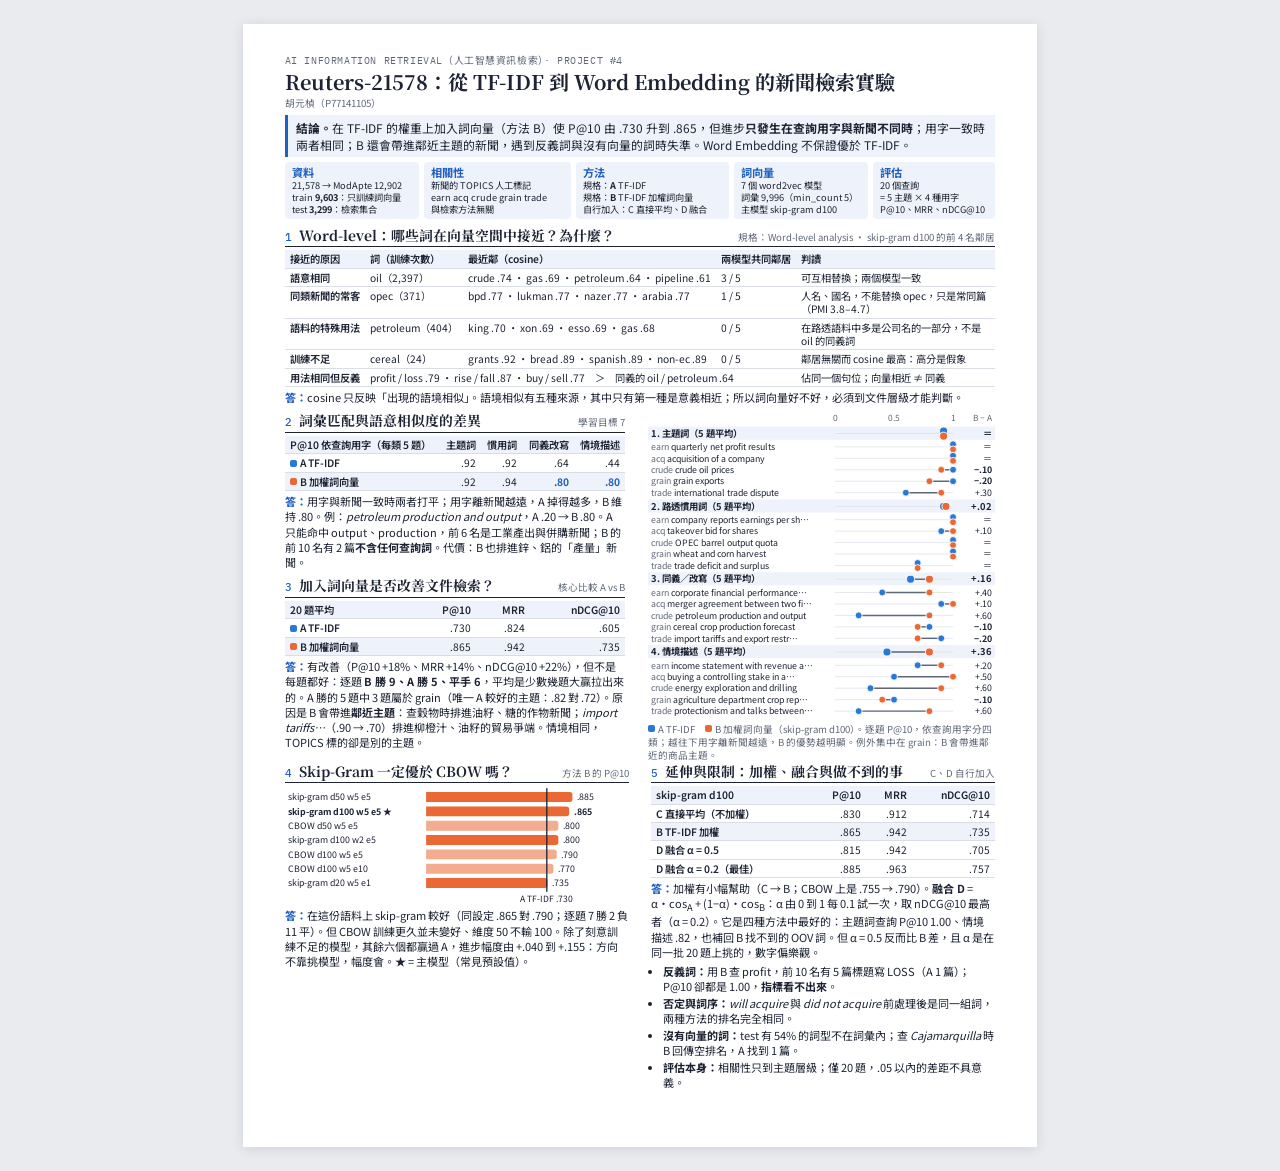
<file: docs/project4-onepage-report.html>
<!doctype html>
<html lang="zh-Hant">
<head>
<meta charset="utf-8">
<meta name="viewport" content="width=device-width,initial-scale=1">
<title>Project 4 — Reuters-21578 TF-IDF vs Word Embedding</title>
<link rel="stylesheet" href="https://fonts.googleapis.com/css2?family=Noto+Serif+TC:wght@500;700&family=Noto+Sans+TC:wght@400;500;700&family=IBM+Plex+Mono:wght@400;500&display=swap">
<style>
:root{--paper:#fff;--desk:#e9ebef;--ink:#1d2333;--muted:#5f6778;--line:#d9dde6;--rule:#1d2333;--accent:#1f5fbf;--soft:#eef3fb;--code:#f1f3f7;
  --serif:"Noto Serif TC","Songti TC","PMingLiU",serif;--sans:"Noto Sans TC","PingFang TC","Microsoft JhengHei",system-ui,sans-serif;--mono:"IBM Plex Mono",ui-monospace,Menlo,monospace,"Noto Sans TC"}
*{box-sizing:border-box}
body{margin:0;background:var(--desk);color:var(--ink);font-family:var(--sans);font-size:8.3pt;line-height:1.38;padding:24px 16px}
.page{background:var(--paper);width:210mm;min-height:297mm;max-width:100%;margin:0 auto;box-shadow:0 2px 12px rgba(20,30,60,.12);display:flex;flex-direction:column}
.inner{padding:8mm 11mm 4mm;flex:1;min-width:0}
footer{display:flex;justify-content:space-between;gap:12px;padding:0 11mm 4mm;font-size:6.8pt;color:var(--muted);font-family:var(--mono);line-height:1.3}
h1{font-family:var(--serif);font-size:15pt;line-height:1.2;margin:2px 0 3px}
h2{font-family:var(--serif);font-size:10.4pt;margin:0 0 3px;padding-bottom:1.5px;border-bottom:1.4px solid var(--rule);display:flex;align-items:baseline;gap:7px}
h2 span{font-family:var(--mono);font-weight:500;color:var(--accent);font-size:8.6pt}
h2 em{font-style:normal;font-family:var(--sans);font-weight:400;color:var(--muted);font-size:7.2pt;margin-left:auto}
p{margin:0 0 3px}
.eyebrow{font-family:var(--mono);font-size:7.4pt;letter-spacing:.06em;text-transform:uppercase;color:var(--muted);margin:0}
.meta{font-size:7.3pt;color:var(--muted);margin:0 0 5px;line-height:1.35}
.facts{display:grid;grid-template-columns:1.1fr 1.2fr 1.25fr 1.1fr 1fr;gap:5px;margin:5px 0 7px}
.facts div{background:var(--soft);border-radius:4px;padding:3px 7px}
.facts>div>b{display:block;font-size:8.4pt;color:var(--accent);line-height:1.3}
.facts small{font-size:6.9pt;white-space:nowrap;color:var(--ink);line-height:1.3;display:block}
section{margin-bottom:6px;min-width:0}
.two{display:grid;grid-template-columns:1fr 1fr;gap:0 6mm;align-items:start}.two>*{min-width:0}
.two.w{grid-template-columns:1fr 1.02fr}
code{font-family:var(--mono);font-size:.92em;background:var(--code);padding:0 2px;border-radius:2px}
table.t{border-collapse:collapse;width:100%;font-size:7.7pt;margin:2px 0 3px;font-variant-numeric:tabular-nums;line-height:1.3}
table.t th{text-align:left;background:var(--soft);padding:2px 5px;border-bottom:1px solid var(--line);font-weight:600;vertical-align:bottom;white-space:nowrap}
table.t td{padding:2px 5px;border-bottom:1px solid var(--line);vertical-align:top;white-space:nowrap}
table.num td:not(:first-child),table.num th:not(:first-child){text-align:right}
table.t td.wrap,table.t th.wrap{white-space:normal;text-align:left}
table.t td.k{font-weight:600}table.t td b{color:var(--accent)}
table.t tr.sel td{background:var(--soft)}
.verdict{background:var(--soft);border-left:3px solid var(--accent);padding:4px 8px;margin:3px 0}
.verdict.lead{font-size:8.9pt;line-height:1.45}
.ans{margin:3px 0 0}.ans>b:first-child{color:var(--accent)}
ul.lim{padding-left:12px;margin:4px 0 0}ul.lim li{margin-bottom:1.5px}
figure{margin:0;min-width:0}figure svg{width:100%;height:auto;display:block}figcaption{font-size:7.2pt;color:var(--muted);line-height:1.35;margin-top:2px}
.sw{display:inline-block;width:7px;height:7px;border-radius:2px;margin-right:3px;vertical-align:.5px}
@media (max-width:640px){.two,.facts{grid-template-columns:1fr}.page{min-height:0}.inner{padding:6mm 5mm}}
@media print{body{background:none;padding:0}.page{box-shadow:none;margin:0;width:210mm;height:297mm;min-height:0;overflow:hidden}@page{size:A4 portrait;margin:0}}
</style>
</head>
<body>
<section class="page"><div class="inner">

<p class="eyebrow">AI Information Retrieval（人工智慧資訊檢索）· Project #4</p>
<h1>Reuters-21578：從 TF-IDF 到 Word Embedding 的新聞檢索實驗</h1>
<p class="meta">胡元楨（P77141105）</p>

<div class="verdict lead"><b>結論。</b>在 TF-IDF 的權重上加入詞向量（方法 B）使 P@10 由 .730 升到 .865，但進步<b>只發生在查詢用字與新聞不同時</b>；用字一致時兩者相同；B 還會帶進鄰近主題的新聞，遇到反義詞與沒有向量的詞時失準。Word Embedding 不保證優於 TF-IDF。</div>

<div class="facts">
<div><b>資料</b><small>21,578 → ModApte 12,902<br>train <b>9,603</b>：只訓練詞向量<br>test <b>3,299</b>：檢索集合</small></div>
<div><b>相關性</b><small>新聞的 TOPICS 人工標記<br>earn acq crude grain trade<br>與檢索方法無關</small></div>
<div><b>方法</b><small>規格：<b>A</b> TF-IDF<br>規格：<b>B</b> TF-IDF 加權詞向量<br>自行加入：C 直接平均、D 融合</small></div>
<div><b>詞向量</b><small>7 個 word2vec 模型<br>詞彙 9,996（min_count 5）<br>主模型 skip-gram d100</small></div>
<div><b>評估</b><small>20 個查詢<br>= 5 主題 × 4 種用字<br>P@10、MRR、nDCG@10</small></div>
</div>

<section>
<h2><span>1</span>Word-level：哪些詞在向量空間中接近？為什麼？<em>規格：Word-level analysis · skip-gram d100 的前 4 名鄰居</em></h2>
<table class="t"><tr><th>接近的原因</th><th>詞（訓練次數）</th><th>最近鄰（cosine）</th><th>兩模型共同鄰居</th><th class="wrap">判讀</th></tr>
<tr><td class="k">語意相同</td><td>oil（2,397）</td><td>crude .74 · gas .69 · petroleum .64 · pipeline .61</td><td>3 / 5</td><td class="wrap">可互相替換；兩個模型一致</td></tr>
<tr><td class="k">同類新聞的常客</td><td>opec（371）</td><td>bpd .77 · lukman .77 · nazer .77 · arabia .77</td><td>1 / 5</td><td class="wrap">人名、國名，不能替換 opec，只是常同篇（PMI 3.8–4.7）</td></tr>
<tr><td class="k">語料的特殊用法</td><td>petroleum（404）</td><td>king .70 · xon .69 · esso .69 · gas .68</td><td>0 / 5</td><td class="wrap">在路透語料中多是公司名的一部分，不是 oil 的同義詞</td></tr>
<tr><td class="k">訓練不足</td><td>cereal（24）</td><td>grants .92 · bread .89 · spanish .89 · non-ec .89</td><td>0 / 5</td><td class="wrap">鄰居無關而 cosine 最高：高分是假象</td></tr>
<tr><td class="k">用法相同但反義</td><td colspan="3">profit / loss .79 · rise / fall .87 · buy / sell .77　＞　同義的 oil / petroleum .64</td><td class="wrap">佔同一個句位；向量相近 ≠ 同義</td></tr>
</table>
<p class="ans"><b>答：</b>cosine 只反映「出現的語境相似」。語境相似有五種來源，其中只有第一種是意義相近；所以詞向量好不好，必須到文件層級才能判斷。</p>
</section>

<div class="two w">
<div>
<section>
<h2><span>2</span>詞彙匹配與語意相似度的差異<em>學習目標 7</em></h2>
<table class="t num"><tr><th>P@10 依查詢用字（每類 5 題）</th><th>主題詞</th><th>慣用詞</th><th>同義改寫</th><th>情境描述</th></tr>
<tr><td class="k"><i class="sw" style="background:#2a78d6"></i>A TF-IDF</td><td>.92</td><td>.92</td><td>.64</td><td>.44</td></tr>
<tr class="sel"><td class="k"><i class="sw" style="background:#eb6834"></i>B 加權詞向量</td><td>.92</td><td>.94</td><td><b>.80</b></td><td><b>.80</b></td></tr>
</table>
<p class="ans"><b>答：</b>用字與新聞一致時兩者打平；用字離新聞越遠，A 掉得越多，B 維持 .80。例：<i>petroleum production and output</i>，A .20 → B .80。A 只能命中 output、production，前 6 名是工業產出與併購新聞；B 的前 10 名有 2 篇<b>不含任何查詢詞</b>。代價：B 也排進鋅、鋁的「產量」新聞。</p>
</section>
<section>
<h2><span>3</span>加入詞向量是否改善文件檢索？<em>核心比較 A vs B</em></h2>
<table class="t num"><tr><th>20 題平均</th><th>P@10</th><th>MRR</th><th>nDCG@10</th></tr>
<tr><td class="k"><i class="sw" style="background:#2a78d6"></i>A TF-IDF</td><td>.730</td><td>.824</td><td>.605</td></tr>
<tr class="sel"><td class="k"><i class="sw" style="background:#eb6834"></i>B 加權詞向量</td><td>.865</td><td>.942</td><td>.735</td></tr>
</table>
<p class="ans"><b>答：</b>有改善（P@10 +18%、MRR +14%、nDCG@10 +22%），但不是每題都好：逐題 <b>B 勝 9、A 勝 5、平手 6</b>，平均是少數幾題大贏拉出來的。A 勝的 5 題中 3 題屬於 grain（唯一 A 較好的主題：.82 對 .72）。原因是 B 會帶進<b>鄰近主題</b>：查穀物時排進油籽、糖的作物新聞；<i>import tariffs…</i>（.90 → .70）排進柳橙汁、油籽的貿易爭端。情境相同，TOPICS 標的卻是別的主題。</p>
</section>
</div>
<figure><svg xmlns="http://www.w3.org/2000/svg" viewBox="0 0 312 278" font-family="Noto Sans TC, Helvetica, Arial, sans-serif"><text x="168" y="9" font-size="7.5" text-anchor="middle" fill="#5f6778">0</text><text x="221.0" y="9" font-size="7.5" text-anchor="middle" fill="#5f6778">0.5</text><text x="274" y="9" font-size="7.5" text-anchor="middle" fill="#5f6778">1</text><text x="309" y="9" font-size="7.5" text-anchor="end" fill="#5f6778">B − A</text><rect x="0" y="14" width="312" height="11.8" fill="#eef3fb"/><text x="3" y="23.2" font-size="8.4" font-weight="700" fill="#1d2333">1. 主題詞（5 題平均）</text><line x1="168" x2="274" y1="20.3" y2="20.3" stroke="#d9dde6" stroke-width=".6"/><circle cx="265.52" cy="18.0" r="3.6" fill="#2a78d6" stroke="#fff" stroke-width=".8"/><circle cx="265.52" cy="22.6" r="3.6" fill="#eb6834" stroke="#fff" stroke-width=".8"/><text x="309" y="23.2" font-size="8.4" font-weight="700" text-anchor="end" fill="#1d2333">＝</text><text x="3" y="35.099999999999994" font-size="7.9" font-weight="400" fill="#1d2333"><tspan fill="#5f6778">earn </tspan> quarterly net profit results</text><line x1="168" x2="274" y1="32.199999999999996" y2="32.199999999999996" stroke="#d9dde6" stroke-width=".6"/><circle cx="274.0" cy="29.899999999999995" r="3.1" fill="#2a78d6" stroke="#fff" stroke-width=".8"/><circle cx="274.0" cy="34.49999999999999" r="3.1" fill="#eb6834" stroke="#fff" stroke-width=".8"/><text x="309" y="35.099999999999994" font-size="7.9" font-weight="400" text-anchor="end" fill="#1d2333">＝</text><text x="3" y="45.400000000000006" font-size="7.9" font-weight="400" fill="#1d2333"><tspan fill="#5f6778">acq  </tspan> acquisition of a company</text><line x1="168" x2="274" y1="42.5" y2="42.5" stroke="#d9dde6" stroke-width=".6"/><circle cx="274.0" cy="40.2" r="3.1" fill="#2a78d6" stroke="#fff" stroke-width=".8"/><circle cx="274.0" cy="44.8" r="3.1" fill="#eb6834" stroke="#fff" stroke-width=".8"/><text x="309" y="45.400000000000006" font-size="7.9" font-weight="400" text-anchor="end" fill="#1d2333">＝</text><text x="3" y="55.7" font-size="7.9" font-weight="400" fill="#1d2333"><tspan fill="#5f6778">crude</tspan> crude oil prices</text><line x1="168" x2="274" y1="52.8" y2="52.8" stroke="#d9dde6" stroke-width=".6"/><line x1="263.4" x2="274.0" y1="52.8" y2="52.8" stroke="#5f6778" stroke-width="1.3"/><circle cx="274.0" cy="52.8" r="3.1" fill="#2a78d6" stroke="#fff" stroke-width=".8"/><circle cx="263.4" cy="52.8" r="3.1" fill="#eb6834" stroke="#fff" stroke-width=".8"/><text x="309" y="55.7" font-size="7.9" font-weight="700" text-anchor="end" fill="#1d2333">−.10</text><text x="3" y="66.0" font-size="7.9" font-weight="400" fill="#1d2333"><tspan fill="#5f6778">grain</tspan> grain exports</text><line x1="168" x2="274" y1="63.099999999999994" y2="63.099999999999994" stroke="#d9dde6" stroke-width=".6"/><line x1="252.8" x2="274.0" y1="63.099999999999994" y2="63.099999999999994" stroke="#5f6778" stroke-width="1.3"/><circle cx="274.0" cy="63.099999999999994" r="3.1" fill="#2a78d6" stroke="#fff" stroke-width=".8"/><circle cx="252.8" cy="63.099999999999994" r="3.1" fill="#eb6834" stroke="#fff" stroke-width=".8"/><text x="309" y="66.0" font-size="7.9" font-weight="700" text-anchor="end" fill="#1d2333">−.20</text><text x="3" y="76.3" font-size="7.9" font-weight="400" fill="#1d2333"><tspan fill="#5f6778">trade</tspan> international trade dispute</text><line x1="168" x2="274" y1="73.39999999999999" y2="73.39999999999999" stroke="#d9dde6" stroke-width=".6"/><line x1="231.6" x2="263.4" y1="73.39999999999999" y2="73.39999999999999" stroke="#5f6778" stroke-width="1.3"/><circle cx="231.6" cy="73.39999999999999" r="3.1" fill="#2a78d6" stroke="#fff" stroke-width=".8"/><circle cx="263.4" cy="73.39999999999999" r="3.1" fill="#eb6834" stroke="#fff" stroke-width=".8"/><text x="309" y="76.3" font-size="7.9" font-weight="400" text-anchor="end" fill="#1d2333">+.30</text><rect x="0" y="79.39999999999999" width="312" height="11.8" fill="#eef3fb"/><text x="3" y="88.6" font-size="8.4" font-weight="700" fill="#1d2333">2. 路透慣用詞（5 題平均）</text><line x1="168" x2="274" y1="85.69999999999999" y2="85.69999999999999" stroke="#d9dde6" stroke-width=".6"/><line x1="265.52" x2="267.64" y1="85.69999999999999" y2="85.69999999999999" stroke="#5f6778" stroke-width="1.3"/><circle cx="265.52" cy="85.69999999999999" r="3.6" fill="#2a78d6" stroke="#fff" stroke-width=".8"/><circle cx="267.64" cy="85.69999999999999" r="3.6" fill="#eb6834" stroke="#fff" stroke-width=".8"/><text x="309" y="88.6" font-size="8.4" font-weight="700" text-anchor="end" fill="#1d2333">+.02</text><text x="3" y="100.5" font-size="7.9" font-weight="400" fill="#1d2333"><tspan fill="#5f6778">earn </tspan> company reports earnings per sh…</text><line x1="168" x2="274" y1="97.6" y2="97.6" stroke="#d9dde6" stroke-width=".6"/><circle cx="274.0" cy="95.3" r="3.1" fill="#2a78d6" stroke="#fff" stroke-width=".8"/><circle cx="274.0" cy="99.89999999999999" r="3.1" fill="#eb6834" stroke="#fff" stroke-width=".8"/><text x="309" y="100.5" font-size="7.9" font-weight="400" text-anchor="end" fill="#1d2333">＝</text><text x="3" y="110.8" font-size="7.9" font-weight="400" fill="#1d2333"><tspan fill="#5f6778">acq  </tspan> takeover bid for shares</text><line x1="168" x2="274" y1="107.89999999999999" y2="107.89999999999999" stroke="#d9dde6" stroke-width=".6"/><line x1="263.4" x2="274.0" y1="107.89999999999999" y2="107.89999999999999" stroke="#5f6778" stroke-width="1.3"/><circle cx="263.4" cy="107.89999999999999" r="3.1" fill="#2a78d6" stroke="#fff" stroke-width=".8"/><circle cx="274.0" cy="107.89999999999999" r="3.1" fill="#eb6834" stroke="#fff" stroke-width=".8"/><text x="309" y="110.8" font-size="7.9" font-weight="400" text-anchor="end" fill="#1d2333">+.10</text><text x="3" y="121.1" font-size="7.9" font-weight="400" fill="#1d2333"><tspan fill="#5f6778">crude</tspan> OPEC barrel output quota</text><line x1="168" x2="274" y1="118.19999999999999" y2="118.19999999999999" stroke="#d9dde6" stroke-width=".6"/><circle cx="274.0" cy="115.89999999999999" r="3.1" fill="#2a78d6" stroke="#fff" stroke-width=".8"/><circle cx="274.0" cy="120.49999999999999" r="3.1" fill="#eb6834" stroke="#fff" stroke-width=".8"/><text x="309" y="121.1" font-size="7.9" font-weight="400" text-anchor="end" fill="#1d2333">＝</text><text x="3" y="131.39999999999998" font-size="7.9" font-weight="400" fill="#1d2333"><tspan fill="#5f6778">grain</tspan> wheat and corn harvest</text><line x1="168" x2="274" y1="128.5" y2="128.5" stroke="#d9dde6" stroke-width=".6"/><circle cx="274.0" cy="126.2" r="3.1" fill="#2a78d6" stroke="#fff" stroke-width=".8"/><circle cx="274.0" cy="130.8" r="3.1" fill="#eb6834" stroke="#fff" stroke-width=".8"/><text x="309" y="131.39999999999998" font-size="7.9" font-weight="400" text-anchor="end" fill="#1d2333">＝</text><text x="3" y="141.7" font-size="7.9" font-weight="400" fill="#1d2333"><tspan fill="#5f6778">trade</tspan> trade deficit and surplus</text><line x1="168" x2="274" y1="138.8" y2="138.8" stroke="#d9dde6" stroke-width=".6"/><circle cx="242.2" cy="136.5" r="3.1" fill="#2a78d6" stroke="#fff" stroke-width=".8"/><circle cx="242.2" cy="141.10000000000002" r="3.1" fill="#eb6834" stroke="#fff" stroke-width=".8"/><text x="309" y="141.7" font-size="7.9" font-weight="400" text-anchor="end" fill="#1d2333">＝</text><rect x="0" y="144.8" width="312" height="11.8" fill="#eef3fb"/><text x="3" y="154.0" font-size="8.4" font-weight="700" fill="#1d2333">3. 同義／改寫（5 題平均）</text><line x1="168" x2="274" y1="151.10000000000002" y2="151.10000000000002" stroke="#d9dde6" stroke-width=".6"/><line x1="235.84" x2="252.8" y1="151.10000000000002" y2="151.10000000000002" stroke="#5f6778" stroke-width="1.3"/><circle cx="235.84" cy="151.10000000000002" r="3.6" fill="#2a78d6" stroke="#fff" stroke-width=".8"/><circle cx="252.8" cy="151.10000000000002" r="3.6" fill="#eb6834" stroke="#fff" stroke-width=".8"/><text x="309" y="154.0" font-size="8.4" font-weight="700" text-anchor="end" fill="#1d2333">+.16</text><text x="3" y="165.9" font-size="7.9" font-weight="400" fill="#1d2333"><tspan fill="#5f6778">earn </tspan> corporate financial performance…</text><line x1="168" x2="274" y1="163.00000000000003" y2="163.00000000000003" stroke="#d9dde6" stroke-width=".6"/><line x1="210.4" x2="252.8" y1="163.00000000000003" y2="163.00000000000003" stroke="#5f6778" stroke-width="1.3"/><circle cx="210.4" cy="163.00000000000003" r="3.1" fill="#2a78d6" stroke="#fff" stroke-width=".8"/><circle cx="252.8" cy="163.00000000000003" r="3.1" fill="#eb6834" stroke="#fff" stroke-width=".8"/><text x="309" y="165.9" font-size="7.9" font-weight="400" text-anchor="end" fill="#1d2333">+.40</text><text x="3" y="176.20000000000002" font-size="7.9" font-weight="400" fill="#1d2333"><tspan fill="#5f6778">acq  </tspan> merger agreement between two fi…</text><line x1="168" x2="274" y1="173.30000000000004" y2="173.30000000000004" stroke="#d9dde6" stroke-width=".6"/><line x1="263.4" x2="274.0" y1="173.30000000000004" y2="173.30000000000004" stroke="#5f6778" stroke-width="1.3"/><circle cx="263.4" cy="173.30000000000004" r="3.1" fill="#2a78d6" stroke="#fff" stroke-width=".8"/><circle cx="274.0" cy="173.30000000000004" r="3.1" fill="#eb6834" stroke="#fff" stroke-width=".8"/><text x="309" y="176.20000000000002" font-size="7.9" font-weight="400" text-anchor="end" fill="#1d2333">+.10</text><text x="3" y="186.50000000000003" font-size="7.9" font-weight="400" fill="#1d2333"><tspan fill="#5f6778">crude</tspan> petroleum production and output</text><line x1="168" x2="274" y1="183.60000000000005" y2="183.60000000000005" stroke="#d9dde6" stroke-width=".6"/><line x1="189.2" x2="252.8" y1="183.60000000000005" y2="183.60000000000005" stroke="#5f6778" stroke-width="1.3"/><circle cx="189.2" cy="183.60000000000005" r="3.1" fill="#2a78d6" stroke="#fff" stroke-width=".8"/><circle cx="252.8" cy="183.60000000000005" r="3.1" fill="#eb6834" stroke="#fff" stroke-width=".8"/><text x="309" y="186.50000000000003" font-size="7.9" font-weight="400" text-anchor="end" fill="#1d2333">+.60</text><text x="3" y="196.80000000000004" font-size="7.9" font-weight="400" fill="#1d2333"><tspan fill="#5f6778">grain</tspan> cereal crop production forecast</text><line x1="168" x2="274" y1="193.90000000000006" y2="193.90000000000006" stroke="#d9dde6" stroke-width=".6"/><line x1="242.2" x2="252.8" y1="193.90000000000006" y2="193.90000000000006" stroke="#5f6778" stroke-width="1.3"/><circle cx="252.8" cy="193.90000000000006" r="3.1" fill="#2a78d6" stroke="#fff" stroke-width=".8"/><circle cx="242.2" cy="193.90000000000006" r="3.1" fill="#eb6834" stroke="#fff" stroke-width=".8"/><text x="309" y="196.80000000000004" font-size="7.9" font-weight="700" text-anchor="end" fill="#1d2333">−.10</text><text x="3" y="207.10000000000005" font-size="7.9" font-weight="400" fill="#1d2333"><tspan fill="#5f6778">trade</tspan> import tariffs and export restr…</text><line x1="168" x2="274" y1="204.20000000000007" y2="204.20000000000007" stroke="#d9dde6" stroke-width=".6"/><line x1="242.2" x2="263.4" y1="204.20000000000007" y2="204.20000000000007" stroke="#5f6778" stroke-width="1.3"/><circle cx="263.4" cy="204.20000000000007" r="3.1" fill="#2a78d6" stroke="#fff" stroke-width=".8"/><circle cx="242.2" cy="204.20000000000007" r="3.1" fill="#eb6834" stroke="#fff" stroke-width=".8"/><text x="309" y="207.10000000000005" font-size="7.9" font-weight="700" text-anchor="end" fill="#1d2333">−.20</text><rect x="0" y="210.20000000000007" width="312" height="11.8" fill="#eef3fb"/><text x="3" y="219.40000000000006" font-size="8.4" font-weight="700" fill="#1d2333">4. 情境描述（5 題平均）</text><line x1="168" x2="274" y1="216.50000000000009" y2="216.50000000000009" stroke="#d9dde6" stroke-width=".6"/><line x1="214.64000000000001" x2="252.8" y1="216.50000000000009" y2="216.50000000000009" stroke="#5f6778" stroke-width="1.3"/><circle cx="214.64000000000001" cy="216.50000000000009" r="3.6" fill="#2a78d6" stroke="#fff" stroke-width=".8"/><circle cx="252.8" cy="216.50000000000009" r="3.6" fill="#eb6834" stroke="#fff" stroke-width=".8"/><text x="309" y="219.40000000000006" font-size="8.4" font-weight="700" text-anchor="end" fill="#1d2333">+.36</text><text x="3" y="231.30000000000007" font-size="7.9" font-weight="400" fill="#1d2333"><tspan fill="#5f6778">earn </tspan> income statement with revenue a…</text><line x1="168" x2="274" y1="228.4000000000001" y2="228.4000000000001" stroke="#d9dde6" stroke-width=".6"/><line x1="242.2" x2="263.4" y1="228.4000000000001" y2="228.4000000000001" stroke="#5f6778" stroke-width="1.3"/><circle cx="242.2" cy="228.4000000000001" r="3.1" fill="#2a78d6" stroke="#fff" stroke-width=".8"/><circle cx="263.4" cy="228.4000000000001" r="3.1" fill="#eb6834" stroke="#fff" stroke-width=".8"/><text x="309" y="231.30000000000007" font-size="7.9" font-weight="400" text-anchor="end" fill="#1d2333">+.20</text><text x="3" y="241.60000000000008" font-size="7.9" font-weight="400" fill="#1d2333"><tspan fill="#5f6778">acq  </tspan> buying a controlling stake in a…</text><line x1="168" x2="274" y1="238.7000000000001" y2="238.7000000000001" stroke="#d9dde6" stroke-width=".6"/><line x1="221.0" x2="274.0" y1="238.7000000000001" y2="238.7000000000001" stroke="#5f6778" stroke-width="1.3"/><circle cx="221.0" cy="238.7000000000001" r="3.1" fill="#2a78d6" stroke="#fff" stroke-width=".8"/><circle cx="274.0" cy="238.7000000000001" r="3.1" fill="#eb6834" stroke="#fff" stroke-width=".8"/><text x="309" y="241.60000000000008" font-size="7.9" font-weight="400" text-anchor="end" fill="#1d2333">+.50</text><text x="3" y="251.9000000000001" font-size="7.9" font-weight="400" fill="#1d2333"><tspan fill="#5f6778">crude</tspan> energy exploration and drilling</text><line x1="168" x2="274" y1="249.0000000000001" y2="249.0000000000001" stroke="#d9dde6" stroke-width=".6"/><line x1="199.8" x2="263.4" y1="249.0000000000001" y2="249.0000000000001" stroke="#5f6778" stroke-width="1.3"/><circle cx="199.8" cy="249.0000000000001" r="3.1" fill="#2a78d6" stroke="#fff" stroke-width=".8"/><circle cx="263.4" cy="249.0000000000001" r="3.1" fill="#eb6834" stroke="#fff" stroke-width=".8"/><text x="309" y="251.9000000000001" font-size="7.9" font-weight="400" text-anchor="end" fill="#1d2333">+.60</text><text x="3" y="262.2000000000001" font-size="7.9" font-weight="400" fill="#1d2333"><tspan fill="#5f6778">grain</tspan> agriculture department crop rep…</text><line x1="168" x2="274" y1="259.3000000000001" y2="259.3000000000001" stroke="#d9dde6" stroke-width=".6"/><line x1="210.4" x2="221.0" y1="259.3000000000001" y2="259.3000000000001" stroke="#5f6778" stroke-width="1.3"/><circle cx="221.0" cy="259.3000000000001" r="3.1" fill="#2a78d6" stroke="#fff" stroke-width=".8"/><circle cx="210.4" cy="259.3000000000001" r="3.1" fill="#eb6834" stroke="#fff" stroke-width=".8"/><text x="309" y="262.2000000000001" font-size="7.9" font-weight="700" text-anchor="end" fill="#1d2333">−.10</text><text x="3" y="272.5000000000001" font-size="7.9" font-weight="400" fill="#1d2333"><tspan fill="#5f6778">trade</tspan> protectionism and talks between…</text><line x1="168" x2="274" y1="269.60000000000014" y2="269.60000000000014" stroke="#d9dde6" stroke-width=".6"/><line x1="189.2" x2="252.8" y1="269.60000000000014" y2="269.60000000000014" stroke="#5f6778" stroke-width="1.3"/><circle cx="189.2" cy="269.60000000000014" r="3.1" fill="#2a78d6" stroke="#fff" stroke-width=".8"/><circle cx="252.8" cy="269.60000000000014" r="3.1" fill="#eb6834" stroke="#fff" stroke-width=".8"/><text x="309" y="272.5000000000001" font-size="7.9" font-weight="400" text-anchor="end" fill="#1d2333">+.60</text></svg><figcaption><i class="sw" style="background:#2a78d6"></i>A TF-IDF　<i class="sw" style="background:#eb6834"></i>B 加權詞向量（skip-gram d100）。逐題 P@10，依查詢用字分四類；越往下用字離新聞越遠，B 的優勢越明顯。例外集中在 grain：B 會帶進鄰近的商品主題。</figcaption></figure>
</div>

<div class="two">
<section>
<h2><span>4</span>Skip-Gram 一定優於 CBOW 嗎？<em>方法 B 的 P@10</em></h2>
<figure><svg xmlns="http://www.w3.org/2000/svg" viewBox="0 0 312 108" font-family="Noto Sans TC, Helvetica, Arial, sans-serif"><text x="3" y="13" font-size="8" font-weight="400" fill="#1d2333">skip-gram d50 w5 e5</text><path d="M128,5.5h130.25q2.5,0 2.5,2.5v4q0,2.5 -2.5,2.5h-130.25z" fill="#eb6834" opacity="1"/><text x="264.75" y="13" font-size="8" font-weight="400" fill="#1d2333">.885</text><text x="3" y="26" font-size="8" font-weight="700" fill="#1d2333">skip-gram d100 w5 e5 ★</text><path d="M128,18.5h127.25q2.5,0 2.5,2.5v4q0,2.5 -2.5,2.5h-127.25z" fill="#eb6834" opacity="1"/><text x="261.75" y="26" font-size="8" font-weight="700" fill="#1d2333">.865</text><text x="3" y="39" font-size="8" font-weight="400" fill="#1d2333">CBOW d50 w5 e5</text><path d="M128,31.5h117.5q2.5,0 2.5,2.5v4q0,2.5 -2.5,2.5h-117.5z" fill="#eb6834" opacity="0.55"/><text x="252.0" y="39" font-size="8" font-weight="400" fill="#1d2333">.800</text><text x="3" y="52" font-size="8" font-weight="400" fill="#1d2333">skip-gram d100 w2 e5</text><path d="M128,44.5h117.5q2.5,0 2.5,2.5v4q0,2.5 -2.5,2.5h-117.5z" fill="#eb6834" opacity="1"/><text x="252.0" y="52" font-size="8" font-weight="400" fill="#1d2333">.800</text><text x="3" y="65" font-size="8" font-weight="400" fill="#1d2333">CBOW d100 w5 e5</text><path d="M128,57.5h116.0q2.5,0 2.5,2.5v4q0,2.5 -2.5,2.5h-116.0z" fill="#eb6834" opacity="0.55"/><text x="250.5" y="65" font-size="8" font-weight="400" fill="#1d2333">.790</text><text x="3" y="78" font-size="8" font-weight="400" fill="#1d2333">CBOW d100 w5 e10</text><path d="M128,70.5h113.0q2.5,0 2.5,2.5v4q0,2.5 -2.5,2.5h-113.0z" fill="#eb6834" opacity="0.55"/><text x="247.5" y="78" font-size="8" font-weight="400" fill="#1d2333">.770</text><text x="3" y="91" font-size="8" font-weight="400" fill="#1d2333">skip-gram d20 w5 e1</text><path d="M128,83.5h107.75q2.5,0 2.5,2.5v4q0,2.5 -2.5,2.5h-107.75z" fill="#eb6834" opacity="1"/><text x="242.25" y="91" font-size="8" font-weight="400" fill="#1d2333">.735</text><line x1="237.5" x2="237.5" y1="2" y2="96" stroke="#1d2333" stroke-width="1.2"/><text x="237.5" y="105" font-size="7.8" text-anchor="middle" fill="#1d2333">A TF-IDF .730</text></svg></figure>
<p class="ans"><b>答：</b>在這份語料上 skip-gram 較好（同設定 .865 對 .790；逐題 7 勝 2 負 11 平）。但 CBOW 訓練更久並未變好、維度 50 不輸 100。除了刻意訓練不足的模型，其餘六個都贏過 A，進步幅度由 +.040 到 +.155：方向不靠挑模型，幅度會。★ = 主模型（常見預設值）。</p>
</section>
<section>
<h2><span>5</span>延伸與限制：加權、融合與做不到的事<em>C、D 自行加入</em></h2>
<table class="t num"><tr><th>skip-gram d100</th><th>P@10</th><th>MRR</th><th>nDCG@10</th></tr>
<tr><td class="k">C 直接平均（不加權）</td><td>.830</td><td>.912</td><td>.714</td></tr>
<tr class="sel"><td class="k">B TF-IDF 加權</td><td>.865</td><td>.942</td><td>.735</td></tr>
<tr><td class="k">D 融合 α = 0.5</td><td>.815</td><td>.942</td><td>.705</td></tr>
<tr><td class="k">D 融合 α = 0.2（最佳）</td><td>.885</td><td>.963</td><td>.757</td></tr>
</table>
<p class="ans"><b>答：</b>加權有小幅幫助（C → B；CBOW 上是 .755 → .790）。<b>融合 D</b> = α·cos<sub>A</sub> + (1−α)·cos<sub>B</sub>：α 由 0 到 1 每 0.1 試一次，取 nDCG@10 最高者（α = 0.2）。它是四種方法中最好的：主題詞查詢 P@10 1.00、情境描述 .82，也補回 B 找不到的 OOV 詞。但 α = 0.5 反而比 B 差，且 α 是在同一批 20 題上挑的，數字偏樂觀。</p>
<ul class="lim">
<li><b>反義詞：</b>用 B 查 profit，前 10 名有 5 篇標題寫 LOSS（A 1 篇）；P@10 卻都是 1.00，<b>指標看不出來</b>。</li>
<li><b>否定與詞序：</b><i>will acquire</i> 與 <i>did not acquire</i> 前處理後是同一組詞，兩種方法的排名完全相同。</li>
<li><b>沒有向量的詞：</b>test 有 54% 的詞型不在詞彙內；查 <i>Cajamarquilla</i> 時 B 回傳空排名，A 找到 1 篇。</li>
<li><b>評估本身：</b>相關性只到主題層級；僅 20 題，.05 以內的差距不具意義。</li>
</ul>
</section>
</div>

</div>
</section>
</body>
</html>
</file>
<file: static/style.css>
:root{--s1:#2a78d6;--s2:#eb6834;--s3:#1baf7a;--s4:#eda100;--s5:#8b5cf6;--bg:#f6f7fb;--card:#fff;--surface:#fff;--surface2:#f9fafb;--surface3:#f3f4f8;--ink:#1d2333;--muted:#6b7280;--line:#e5e7ef;--accent:#2563eb;--accent2:#7c3aed;--mark:#fde68a;--ok:#059669;--warn:#d97706;--danger:#dc2626;--bar:#93c5fd;--bar2:#c4b5fd;--code:#eef0f6;--track:#eef0f6;--tip-bg:#1d2333;--tip-ink:#f8fafc;--hit:#fffbea;--ellip-bg:#f3e8ff;--ellip:#7c3aed;--accent-soft:#eff6ff;--accent-line:#bfdbfe}
:root[data-theme="dark"]{--s1:#3987e5;--s2:#d95926;--s3:#199e70;--s4:#c98500;--s5:#a78bfa;--bg:#0f1420;--card:#171d2b;--surface:#1c2333;--surface2:#212a3b;--surface3:#263043;--ink:#e6e9f2;--muted:#9aa3b5;--line:#2d374b;--accent:#60a5fa;--accent2:#a78bfa;--mark:#7a5c0a;--ok:#34d399;--warn:#fbbf24;--danger:#f87171;--bar:#3b82f6;--bar2:#8b5cf6;--code:#263043;--track:#2a3347;--tip-bg:#e6e9f2;--tip-ink:#111827;--hit:#2a2a1a;--ellip-bg:#3b2a63;--ellip:#c4b5fd;--accent-soft:#1e2a44;--accent-line:#2f4a7a;color-scheme:dark}
*{box-sizing:border-box}
html,body{margin:0;padding:0;background:var(--bg);color:var(--ink);font:15px/1.55 system-ui,-apple-system,"Segoe UI",Roboto,"Helvetica Neue",Arial,sans-serif}
a{color:var(--accent)}
code{background:var(--code);padding:1px 5px;border-radius:4px;font-size:.9em}
header.top{background:var(--card);border-bottom:1px solid var(--line);padding:14px 28px 0;display:flex;align-items:flex-end;flex-wrap:wrap;gap:12px 18px}
.brand{display:flex;gap:14px;align-items:center;padding-bottom:12px}
.logo{font-size:34px;color:var(--accent)}
h1{margin:0;font-size:20px}
.sub{margin:0;color:var(--muted);font-size:13px}
.tabs{display:flex;gap:4px;margin-left:auto}
.tab{background:none;border:0;border-bottom:3px solid transparent;padding:10px 14px;font-size:14px;cursor:pointer;color:var(--muted)}
.tab.active{color:var(--accent);border-bottom-color:var(--accent);font-weight:600}
main{max-width:1240px;margin:0 auto;padding:22px 28px 60px}
.panel{display:none}.panel.active{display:block}
.hidden{display:none!important}
footer{color:var(--muted);font-size:12px;text-align:center;padding:20px}

.searchbar{display:flex;gap:8px}
.searchbar input{flex:1;font-size:17px;padding:12px 16px;border:1px solid var(--line);border-radius:10px;background:var(--surface);color:var(--ink)}
button{font:inherit;padding:10px 16px;border-radius:9px;border:1px solid var(--line);background:var(--surface);color:var(--ink);cursor:pointer}
button.primary{background:var(--accent);border-color:var(--accent);color:#fff;font-weight:600}
button.ghost{background:transparent}
.options{display:flex;gap:18px;align-items:center;flex-wrap:wrap;margin:12px 0 6px;font-size:13px;color:var(--muted)}
.options select{margin-left:6px;font:inherit;padding:4px 6px;border-radius:6px;border:1px solid var(--line);background:var(--surface);color:var(--ink)}
.examples a{margin-left:8px}

.analysis{background:var(--card);border:1px solid var(--line);border-radius:10px;padding:10px 14px;margin:10px 0;font-size:13px;display:flex;flex-wrap:wrap;gap:8px;align-items:center}
.chip{display:inline-flex;gap:6px;align-items:center;border-radius:999px;padding:3px 10px;border:1px solid var(--line);background:var(--surface2)}
.chip.term{border-color:var(--accent-line);background:var(--accent-soft)}
.chip.stopword{color:var(--muted);text-decoration:line-through}
.chip.operator{background:#f3e8ff;border-color:#e9d5ff;font-weight:600}
.chip.field{background:#ecfdf5;border-color:#a7f3d0}
.chip small{color:var(--muted)}
.summary{margin:8px 0;color:var(--muted);font-size:14px}

.result{background:var(--card);border:1px solid var(--line);border-radius:12px;padding:14px 16px;margin:12px 0;display:grid;grid-template-columns:minmax(0,1fr) 300px;gap:18px}
.result>div{min-width:0;overflow-wrap:anywhere}
.result .rank{color:var(--muted);font-size:12px}
.result h3{margin:2px 0 4px;font-size:15px;line-height:1.3}
.result h3 a{text-decoration:none;color:var(--ink)}
.result h3 a:hover{color:var(--accent)}
.meta{color:var(--muted);font-size:13px}
.snippet{margin:8px 0;font-size:13.5px;line-height:1.5}
.snippet .ellip,.ellip{color:var(--ellip);font-weight:700;padding:0 3px;background:var(--ellip-bg);border-radius:4px}
mark{background:var(--mark);padding:0 2px;border-radius:3px}
.hits{display:flex;flex-wrap:wrap;gap:6px;font-size:12px;margin-top:6px}
.hits .chip{padding:1px 8px}
.side{font-size:12px;color:var(--muted);min-width:0}
.scorebar{height:8px;background:var(--track);border-radius:4px;overflow:hidden;margin:4px 0 8px}
.scorebar i{display:block;height:100%;background:linear-gradient(90deg,var(--accent),var(--accent2))}
.mmap-row{display:grid;grid-template-columns:66px 1fr 34px;gap:6px;align-items:center;margin:2px 0}
.mmap-row>span{font-size:10px;font-weight:700;text-transform:uppercase;letter-spacing:.03em;padding:1px 4px;border-radius:4px;text-align:center;white-space:nowrap}
.mmap-row>em{font-style:normal;font-size:12px;color:var(--ink);text-align:right}
.mmap{display:flex;gap:1px;height:18px;align-items:flex-end;background:var(--surface3);border-radius:4px;padding:2px}
.mmap i{flex:1;opacity:.9;border-radius:1px}
.mmap.title i{background:#d97706}.mmap.abstract i{background:#2563eb}.mmap.body i{background:#059669}
.ministats{width:100%;border-collapse:separate;border-spacing:6px 2px;margin:8px -6px 0;font-size:11px}
.ministats th{font-weight:700;text-align:right;padding:2px 6px;border-radius:4px;font-size:10px;text-transform:uppercase;letter-spacing:.03em}
.ministats th:first-child{text-align:left}
.ministats td{text-align:right;padding:1px 6px;font-variant-numeric:tabular-nums;background:none!important}
.ministats td:first-child{text-align:left;color:var(--muted)}
.ministats b{color:var(--ink);font-weight:600}
table.bystats{margin:0 0 12px}
table.bystats th{text-align:right;padding:4px 10px;font-size:12px;border-radius:4px}
table.bystats th:first-child{text-align:left}
table.bystats td{text-align:right;font-variant-numeric:tabular-nums;background:none!important}
table.bystats td:first-child{text-align:left}

.chart-box{background:var(--card);border:1px solid var(--line);border-radius:12px;padding:12px 16px;margin:12px 0}
.chart-box h4{margin:0 0 6px;font-size:13px;color:var(--muted);font-weight:600}
svg text{font-family:inherit}
.legend{display:flex;flex-wrap:wrap;gap:12px;font-size:12px;color:var(--muted);margin-top:4px}
.legend i{display:inline-block;width:12px;height:12px;border-radius:2px;margin-right:4px;vertical-align:-2px}

.doc-toolbar{display:flex;gap:18px;align-items:center;flex-wrap:wrap;margin-bottom:12px}
.check{font-size:13px;color:var(--muted)}
.card{background:var(--card);border:1px solid var(--line);border-radius:12px;padding:18px 22px;margin:0 0 16px}
.card h2{margin:0 0 10px;font-size:18px}
.doc-head h2{font-size:20px;margin:0 0 6px;line-height:1.3;overflow-wrap:anywhere}
.tiles{display:grid;grid-template-columns:repeat(auto-fill,minmax(150px,1fr));gap:10px;margin:12px 0}
.tile{background:var(--surface2);border:1px solid var(--line);border-radius:10px;padding:10px 12px}
.tile b{display:block;font-size:20px}
.tile span{font-size:12px;color:var(--muted)}
.tile.accent{background:var(--accent-soft);border-color:var(--accent-line)}
.two{display:grid;grid-template-columns:1fr 1fr;gap:16px}
@media (max-width:900px){.two{grid-template-columns:1fr}.result{grid-template-columns:1fr}}
.text h3{font-size:16px;margin:18px 0 6px;color:var(--accent2)}
.text .abstract{background:var(--surface2);border-left:3px solid var(--accent);padding:8px 12px;border-radius:0 8px 8px 0}
.text p{margin:8px 0}
.sent{position:relative}
.eos .sent{border-bottom:1px dotted var(--line);margin-right:3px}
.eos .sent::after{content:"⏎" attr(data-n);color:var(--muted);font-size:10px;vertical-align:super;margin-left:2px}
.sent.hit{background:var(--hit)}
.nohl mark{background:transparent;padding:0}
.onlyhits .sent:not(.hit){display:none}
.kv td{padding:4px 10px;vertical-align:top;border-bottom:1px solid var(--line)}
table.grid{width:100%;border-collapse:collapse;font-size:13px;background:var(--card)}
table.grid th,table.grid td{padding:6px 8px;border-bottom:1px solid var(--line);text-align:right;white-space:nowrap}
table.grid th{cursor:pointer;background:var(--surface3);position:sticky;top:0}
table.grid td:first-child,table.grid th:first-child,table.grid td:nth-child(2),table.grid th:nth-child(2){text-align:left}
table.grid td.t{white-space:normal;max-width:380px}
table.grid tr:hover{background:var(--surface2)}
.log{background:#0f172a;color:#e2e8f0;padding:10px;border-radius:8px;min-height:40px;font-size:12px;white-space:pre-wrap}
input[type=text],input:not([type]),input[type=search]{font:inherit;padding:8px 10px;border:1px solid var(--line);border-radius:8px;min-width:260px;background:var(--surface);color:var(--ink)}
.vocab{display:flex;flex-wrap:wrap;gap:6px;font-size:12px}
.help ol li,.help ul li{margin:4px 0}

/* hover tooltips for technical terms in the Help tab */
.hint{color:var(--muted);font-size:13px;margin:0 0 10px}
.info{position:relative;display:inline-block;font-style:normal;color:var(--accent);cursor:help;margin:0 2px;font-size:13px;vertical-align:1px}
.info::after{content:attr(data-tip);position:absolute;left:50%;bottom:calc(100% + 8px);transform:translateX(-50%);width:320px;max-width:80vw;background:var(--tip-bg);color:var(--tip-ink);font-size:12.5px;line-height:1.5;padding:9px 12px;border-radius:8px;box-shadow:0 6px 20px rgba(0,0,0,.18);white-space:normal;opacity:0;visibility:hidden;transition:opacity .12s;z-index:50;pointer-events:none;text-align:left;font-weight:400}
.info::before{content:"";position:absolute;left:50%;bottom:calc(100% + 2px);transform:translateX(-50%);border:6px solid transparent;border-top-color:var(--tip-bg);opacity:0;visibility:hidden;transition:opacity .12s;z-index:51}
.info:hover::after,.info:hover::before,.info:focus::after,.info:focus::before{opacity:1;visibility:visible}
.help h2{margin-top:22px}
.help .kv td:first-child{white-space:nowrap}
/* fetch by id / index maintenance */
textarea{font:inherit;font-family:ui-monospace,SFMono-Regular,Menlo,Consolas,monospace;font-size:14px;width:100%;max-width:640px;padding:10px 12px;border:1px solid var(--line);border-radius:8px;background:var(--surface);color:var(--ink);resize:vertical;display:block;margin-bottom:10px}
.row{display:flex;align-items:center;gap:14px;flex-wrap:wrap}
label.check{display:inline-flex;align-items:center;gap:6px;color:var(--muted);cursor:pointer}
.muted{color:var(--muted);font-size:13px}
button.small{padding:4px 10px;font-size:13px;border-radius:7px;vertical-align:middle;margin-left:8px}
button.danger{color:var(--danger);border-color:var(--danger)}
button.danger:hover{background:var(--surface2)}
table.fetch{width:100%;border-collapse:collapse;margin-top:12px;font-size:14px}
table.fetch th,table.fetch td{text-align:left;padding:7px 10px;border-bottom:1px solid var(--line);vertical-align:top}
table.fetch th{color:var(--muted);font-weight:600;font-size:12px;text-transform:uppercase;letter-spacing:.03em}
.status{font-weight:600;white-space:nowrap}
.status-added{color:var(--ok)}.status-updated{color:var(--accent)}.status-exists{color:var(--muted)}.status-error{color:var(--danger)}
.content{font-size:12px;padding:2px 8px;border-radius:999px;white-space:nowrap;font-weight:600}
.content.full{background:#dcfce7;color:#166534}.content.abs{background:#fef3c7;color:#92400e}
/* per-field scores */
.fieldscores{display:grid;grid-template-columns:auto 1fr auto;gap:3px 8px;align-items:center;font-size:11px;color:var(--muted);margin:0 0 8px}
.fieldscores span.sel{color:var(--accent);font-weight:700}
.fieldscores i{display:block;height:6px;background:var(--track);border-radius:3px;overflow:hidden}
.fieldscores i b{display:block;height:100%;background:var(--bar2)}
.fieldscores em{font-style:normal;font-variant-numeric:tabular-nums;min-width:44px;text-align:right;color:var(--ink)}
.author{font-size:15px;color:var(--ink);background:var(--surface2);border-left:4px solid var(--accent);padding:8px 12px;border-radius:6px;margin:22px 0 0}
/* algorithms tab */
.try{display:flex;gap:10px;align-items:center;margin:12px 0;flex-wrap:wrap}
.try input{flex:1;min-width:280px}
.chips{display:flex;flex-wrap:wrap;gap:6px}
.chip.sw{font-size:13px;padding:2px 9px}
.chip.extra{background:#fef3c7;border-color:#fcd34d;font-weight:600}
.help h4{margin:16px 0 8px;font-size:14px;color:var(--muted)}
table.steps th,table.tokens th{text-align:left;padding:4px 10px;color:var(--muted);font-size:12px;border-bottom:1px solid var(--line)}
table.tokens tr.sw td{color:var(--muted)}
.trace{margin:10px 0}
.trace-h{margin-bottom:4px}
.trace-h code{font-size:15px}
.stem-groups{display:flex;flex-direction:column;gap:8px}
.stem-group{display:flex;flex-wrap:wrap;gap:6px;align-items:center;padding:8px 10px;border:1px solid var(--line);border-radius:8px;background:var(--surface2)}
.stem-group .why{flex-basis:100%;color:var(--muted);font-size:13px}
.tag{font-size:11px;font-weight:700;padding:2px 8px;border-radius:999px;text-transform:uppercase;letter-spacing:.03em}
.tag.over{background:#fee2e2;color:#991b1b}.tag.under{background:#fef3c7;color:#92400e}
.verdict{font-size:13px;font-weight:600;margin-left:4px}
.verdict.ok{color:var(--ok)}.verdict.no{color:var(--danger)}
.badge{font-size:11px;font-weight:700;padding:2px 8px;border-radius:999px;vertical-align:middle;margin-left:4px}
.badge.used{background:#dcfce7;color:#166534}.badge.ref{background:var(--surface3);color:var(--muted);border:1px solid var(--line)}
.chip.smartonly{background:var(--surface3);color:var(--muted)}
/* per-field hit counts */
.fsplit{display:inline-flex;gap:3px;margin-left:2px}
.fsplit em,.legend em{font-style:normal;font-size:11px;font-weight:700;padding:0 5px;border-radius:4px;min-width:14px;text-align:center}
.legend{display:inline-flex;gap:3px;margin-right:6px;align-items:center}
.legend em{font-size:10px;text-transform:uppercase;letter-spacing:.03em}
.f-title{background:#fde68a;color:#78350f}.f-abstract{background:#bfdbfe;color:#1e3a8a}.f-body{background:#d1fae5;color:#065f46}
.fhits{display:flex;gap:6px;flex-wrap:wrap;margin:2px 0 6px}
.fhits span{padding:2px 8px;border-radius:6px;font-size:12px}
.fhits b{margin-left:3px}
.fhits-label{font-size:12px;color:var(--muted);margin-top:4px}
.ministats,.ministats td,.ministats th{white-space:nowrap}
.hits{overflow-wrap:normal}
/* theme toggle */
.theme-btn{padding:6px 12px;font-size:13px;border-radius:999px;display:inline-flex;gap:6px;align-items:center;align-self:center;margin-bottom:10px}
/* dark-mode overrides for coloured chips / badges */
:root[data-theme="dark"] .f-title{background:#5a3d05;color:#fde68a}
:root[data-theme="dark"] .f-abstract{background:#1e3a8a;color:#bfdbfe}
:root[data-theme="dark"] .f-body{background:#064e3b;color:#a7f3d0}
:root[data-theme="dark"] .chip.operator{background:#3b2a63;border-color:#5b4a8a}
:root[data-theme="dark"] .chip.field{background:#064e3b;border-color:#0f766e}
:root[data-theme="dark"] .chip.extra{background:#5a3d05;border-color:#92400e}
:root[data-theme="dark"] .content.full{background:#064e3b;color:#a7f3d0}
:root[data-theme="dark"] .content.abs{background:#5a3d05;color:#fde68a}
:root[data-theme="dark"] .tag.over{background:#7f1d1d;color:#fecaca}
:root[data-theme="dark"] .tag.under{background:#5a3d05;color:#fde68a}
:root[data-theme="dark"] .badge.used{background:#064e3b;color:#a7f3d0}
:root[data-theme="dark"] mark{color:#fff7d6}
:root[data-theme="dark"] .log{background:#0b1020;border:1px solid var(--line)}
.sub-h{margin:6px 0;color:var(--muted);font-size:13px}

/* ---- Project #2: Zipf / word2vec / edit distance ---- */
.tabs{flex-wrap:wrap}
.segs{display:inline-flex;border:1px solid var(--line);border-radius:9px;overflow:hidden}
button.seg{border:0;border-radius:0;padding:6px 12px;font-size:13px;background:var(--surface);color:var(--muted);border-right:1px solid var(--line)}
button.seg:last-child{border-right:0}
button.seg.on{background:var(--accent);color:#fff;font-weight:600}
.plot{position:relative}
.plot .tip{position:absolute;pointer-events:none;background:var(--tip-bg);color:var(--tip-ink);font-size:12px;line-height:1.5;padding:6px 10px;border-radius:8px;white-space:nowrap;z-index:5;box-shadow:0 4px 14px rgba(0,0,0,.25)}
.plot .tip i{display:inline-block;width:12px;height:3px;border-radius:2px;margin-right:6px;vertical-align:middle}
.plot .tip span{opacity:.75}
.plot .tip .tip-h{opacity:.75;margin-bottom:2px}
.plot-legend{display:flex;margin:4px 0 0 56px}
.plot-legend i.ln{width:18px;height:0;border-top:3px solid var(--c);border-radius:0;vertical-align:3px}
.plot-legend i.ln.dash{border-top:2px dashed var(--c)}
.plot-legend i.dot{width:9px;height:9px;border-radius:50%;background:var(--c)}
table.num td,table.num th{text-align:right}
table.num td:first-child,table.num th:first-child{text-align:left}
table.num td:nth-child(2),table.num th:nth-child(2){text-align:right}
table.num th{cursor:default}
table.num td.t{text-align:left;white-space:normal}
table.num tr.sel{background:var(--accent-soft)}
table.num i.key{display:inline-block;width:10px;height:10px;border-radius:2px;margin-right:8px}
table.sim td:first-child{font-weight:600}
.barcell{width:120px;min-width:80px}
.barcell i{display:block;height:8px;border-radius:0 4px 4px 0;background:var(--s1)}
.scroll{overflow:auto;max-height:520px}
.qa{display:flex;flex-direction:column;gap:10px;margin-top:14px;font-size:14px}
.qa>div{background:var(--surface2);border-left:3px solid var(--accent);border-radius:0 8px 8px 0;padding:8px 12px}
.spell-banner{background:var(--card);border:1px solid var(--warn);border-radius:10px;padding:10px 14px;margin:10px 0;font-size:14px}
.spell-detail{display:flex;flex-direction:column;gap:6px;margin-top:6px;font-size:13px;color:var(--muted)}
.spell-detail s{color:var(--danger)}
.chip.fuzzy{background:var(--surface3)}
.w2v-form label,.row label{font-size:13px;color:var(--muted);display:inline-flex;align-items:center;gap:6px}
.w2v-form input,.w2v-form select{font:inherit;width:72px;min-width:0;padding:6px 8px;border:1px solid var(--line);border-radius:8px;background:var(--surface);color:var(--ink)}
.w2v-form select{width:auto}
.row input[type=number]{font:inherit;padding:8px 10px;border:1px solid var(--line);border-radius:8px;background:var(--surface);color:var(--ink)}
.row select{font:inherit;padding:6px 8px;border:1px solid var(--line);border-radius:8px;background:var(--surface);color:var(--ink)}
#w2v-progress{margin-top:12px}
.scorebar.big{height:12px;border-radius:6px}
.scorebar.big i{transition:width .4s}
.try.analogy input{min-width:90px;flex:1}
table.dp{border-collapse:collapse;font-family:ui-monospace,SFMono-Regular,Menlo,Consolas,monospace;font-size:14px}
table.dp th,table.dp td{width:34px;height:30px;text-align:center;border:1px solid var(--line)}
table.dp th{background:var(--surface3);color:var(--accent2)}
table.dp td.path{background:var(--mark);font-weight:700}
table.dp td.final{outline:2px solid var(--accent);outline-offset:-2px}
.ops{display:flex;flex-wrap:wrap;gap:6px}
.op{display:inline-flex;flex-direction:column;align-items:center;border:1px solid var(--line);border-radius:8px;padding:4px 8px;background:var(--surface2);font-family:ui-monospace,SFMono-Regular,Menlo,Consolas,monospace;min-width:44px}
.op i{font-style:normal;color:var(--muted);font-size:11px;line-height:1}
.op small{font-family:system-ui,sans-serif;font-size:10px;color:var(--muted)}
.op-match{opacity:.6}
.op-substitute{border-color:var(--warn)}.op-insert{border-color:var(--ok)}.op-delete{border-color:var(--danger)}.op-transpose{border-color:var(--accent2)}
.op-substitute small{color:var(--warn)}.op-insert small{color:var(--ok)}.op-delete small{color:var(--danger)}.op-transpose small{color:var(--accent2)}
.try input[type=checkbox]{flex:none;min-width:0}
.rp-ctl{margin:12px 0 4px}
.rp-ctl input[type=range]{width:190px;accent-color:var(--s3)}
.rp-ctl b{min-width:76px;color:var(--ink);font-variant-numeric:tabular-nums}
.rp-h{margin:22px 0 8px;font-size:16px}
table.num tr.click{cursor:pointer}
table.num tr.click:hover{background:var(--surface2)}
table.num .up{color:var(--danger)}
table.num .down{color:var(--ok)}
.cond-card{position:sticky;top:8px;z-index:5;padding:10px 16px;box-shadow:0 4px 14px rgba(0,0,0,.12)}
.cond-card .row{margin:0}
.cm-list{margin-bottom:10px}.cm-list>div{display:flex;flex-wrap:wrap;gap:4px;margin-top:4px}.cm-list .chip small{color:var(--muted);margin-left:3px}
.tiles .tile b i.key{display:inline-block;width:10px;height:10px;border-radius:2px;margin-right:6px;vertical-align:1px}
.cm-rules td{vertical-align:top}.cm-rules tr[data-zone]{cursor:default}.cm-rules tr[data-zone]:hover{background:color-mix(in srgb,var(--zc) 14%,transparent)}
.cm-rules em.var{font-style:normal;font-family:ui-monospace,Menlo,monospace;font-size:12px;padding:1px 6px;border-radius:5px;background:var(--code);border:1px solid var(--line)}
.cm-rules em.v1{color:var(--s1)}.cm-rules em.v2{color:var(--s2)}.cm-rules em.v3{color:var(--s5)}
.cm-list{border-left:3px solid transparent;padding-left:8px;margin-left:-11px}.cm-list:hover{border-left-color:var(--zc)}
table.cm-rules th,table.cm-rules td{text-align:left;white-space:normal}table.cm-rules td:nth-child(2),table.cm-rules td:nth-child(3),table.cm-rules th:nth-child(2),table.cm-rules th:nth-child(3){text-align:right;white-space:nowrap}table.cm-rules td:nth-child(4),table.cm-rules td:nth-child(5){white-space:nowrap}table.cm-rules th{cursor:default}

/* ---- word2vec tab ---- */
.subnav{display:flex;flex-wrap:wrap;gap:6px 14px;font-size:13px;margin-top:8px}
.subnav a{text-decoration:none;border:1px solid var(--line);border-radius:999px;padding:2px 10px;background:var(--surface2)}
.note-box{background:var(--surface2);border:1px solid var(--line);border-radius:10px;padding:10px 14px;font-size:13.5px}
.note-box h4{margin:0 0 6px}
.model-picks{margin:8px 0}
.model-picks label{display:inline-flex;gap:6px;align-items:center;border:1px solid var(--line);border-radius:999px;padding:3px 10px;background:var(--surface2);font-size:13px;cursor:pointer}
.model-picks label.on{border-color:var(--accent-line);background:var(--accent-soft)}
select.model-select{max-width:230px}
table.nn td{vertical-align:top;white-space:normal}
table.nn .nb{display:inline-block;margin:1px 6px 1px 0;font-size:12.5px}
table.nn .nb small{color:var(--muted)}
table.nn .nb.shared{font-weight:700}
table.nn td.oov{color:var(--muted);font-style:italic}
table.heat{border-collapse:collapse;font-size:12px}
table.heat th,table.heat td{padding:0;text-align:center;border:1px solid var(--card)}
table.heat td{width:46px;height:30px;font-variant-numeric:tabular-nums}
table.heat th.rh{text-align:right;padding-right:8px;white-space:nowrap}
table.heat th.ch{height:84px;white-space:nowrap;vertical-align:bottom}
table.heat th.ch span{display:inline-block;transform:rotate(-60deg) translate(6px,0);transform-origin:left bottom;width:16px;text-align:left}
table.heat tr.gsep td,table.heat tr.gsep th{border-top:2px solid var(--ink)}
table.heat td.gsep,table.heat th.gsep{border-left:2px solid var(--ink)}
.pipe{font-size:13px;line-height:1.9}
.pipe .tok{display:inline-block;border:1px solid var(--line);border-radius:4px;padding:0 5px;margin:1px 2px;background:var(--surface2)}
.pipe .tok.drop{text-decoration:line-through;color:var(--muted);background:transparent}
.pipe .tok.rare{border-style:dashed;color:var(--muted)}
.pipe .lbl{display:inline-block;min-width:110px;color:var(--muted);font-size:12px}
.ex-sent{font-size:15px;margin:8px 0}
.ex-sent .w{display:inline-block;padding:2px 8px;border-radius:6px;border:1px solid var(--line);margin:2px;cursor:pointer}
.ex-sent .w.centre{background:var(--accent);color:#fff;border-color:var(--accent)}
.ex-sent .w.ctx{background:var(--accent-soft);border-color:var(--accent-line)}
.jobs{font-size:13px;margin:8px 0}
.jobs .job{display:flex;gap:10px;align-items:center;padding:4px 0;border-bottom:1px dashed var(--line)}
.jobs .job .bar{flex:1;height:8px;background:var(--track);border-radius:4px;overflow:hidden}
.jobs .job .bar i{display:block;height:100%;background:linear-gradient(90deg,var(--accent),var(--accent2))}
.jobs .state-done{color:var(--ok)}.jobs .state-error{color:var(--danger)}.jobs .state-queued{color:var(--muted)}
table.models td.act{text-align:center}
table.cmp td,table.cmp th{white-space:normal;text-align:left;vertical-align:top}
table.cmp td:first-child{font-weight:600;width:170px}
.kv-tiles .tile b{font-size:17px}

.hscroll{overflow-x:auto;max-width:100%}
.try label input[type=number]{flex:0 0 auto;min-width:0}
.try select{max-width:230px}

/* Project #3: TF-IDF tab */
.vsm-res{background:var(--card);border:1px solid var(--line);border-radius:12px;padding:12px 16px;margin:10px 0}
.vsm-res h3{margin:2px 0 4px;font-size:15px;line-height:1.3}
.vsm-res .meta{display:flex;gap:12px;flex-wrap:wrap}
.vsm-res .contrib{display:flex;flex-wrap:wrap;gap:6px;font-size:12px;margin:6px 0}
.vsm-res .contrib .chip b{color:var(--accent)}
.vsm-res .cbar{display:flex;height:10px;border-radius:5px;overflow:hidden;background:var(--track);margin:4px 0 2px}
.vsm-res .cbar i{display:block;height:100%}
.vsm-res details{margin-top:6px;font-size:13px}
.vsm-res details summary{cursor:pointer;color:var(--muted)}
.vsm-res .abs{background:var(--surface2);border-left:3px solid var(--accent);padding:6px 10px;border-radius:0 8px 8px 0;margin:6px 0}
.grade{display:inline-block;font-size:11px;font-weight:700;padding:1px 7px;border-radius:999px;border:1px solid var(--line);background:var(--surface2);color:var(--muted)}
.grade.g1{background:#dcfce7;border-color:#86efac;color:#166534}.grade.g2{background:#bbf7d0;border-color:#4ade80;color:#14532d}
:root[data-theme="dark"] .grade.g1{background:#14532d;border-color:#166534;color:#bbf7d0}:root[data-theme="dark"] .grade.g2{background:#166534;border-color:#22c55e;color:#dcfce7}
.judge{display:inline-flex;gap:3px;margin-left:8px}.judge button{padding:1px 7px;font-size:11px;border-radius:6px}
.judge button.on{background:var(--accent);color:#fff;border-color:var(--accent)}
.tscroll{overflow-x:auto;max-width:100%;-webkit-overflow-scrolling:touch}
.tscroll>table.grid th{position:static}
.vcols{display:grid;grid-template-columns:repeat(auto-fit,minmax(270px,1fr));gap:10px;margin-top:8px}
.vcol{background:var(--surface2);border:1px solid var(--line);border-radius:10px;padding:8px 10px;font-size:12.5px;min-width:0;overflow:hidden}
.vcol table.vtab{table-layout:fixed;width:100%;font-size:12px;margin-top:4px}
.vcol table.vtab th,.vcol table.vtab td{padding:3px 4px;overflow:hidden;text-overflow:ellipsis}.vcol table.vtab td:first-child{padding-left:5px}
.vcol table.vtab th:nth-child(1){width:29%}.vcol table.vtab th:nth-child(2){width:10%}.vcol table.vtab th:nth-child(3){width:20%}.vcol table.vtab th:nth-child(4){width:22%}.vcol table.vtab th:nth-child(5){width:19%}
.vcol table.vtab td.bar{padding-right:2px}.vcol table.vtab td.bar .wbar{display:block}
table.qtab th:nth-child(2){min-width:200px}table.qtab td.rule{font-size:11px;font-family:ui-monospace,Menlo,monospace;max-width:300px;overflow-wrap:anywhere}
table.qtab td:last-child{white-space:nowrap}
.vcol h4{margin:0 0 4px;font-size:13px}.vcol .muted{font-size:11.5px}
.vcol ol{margin:4px 0 0;padding-left:20px}.vcol li{margin:1px 0;line-height:1.3}
.vcol li.rel1{background:#dcfce7}.vcol li.rel2{background:#bbf7d0}
:root[data-theme="dark"] .vcol li.rel1{background:#14532d}:root[data-theme="dark"] .vcol li.rel2{background:#166534}
.vcol li .mv{color:var(--muted);font-size:11px}
.wbar{display:inline-block;height:9px;background:var(--bar);border-radius:3px;vertical-align:middle}
table.num td.best{font-weight:700;color:var(--accent)}
.rq p{margin:6px 0}
.rq .n{font-family:ui-monospace,Menlo,Consolas,monospace;font-size:.92em;background:var(--code);padding:0 4px;border-radius:4px}

/* Project #4: word-embedding retrieval tab */
.tag{display:inline-block;font-size:10.5px;font-weight:600;padding:0 6px;border-radius:999px;border:1px solid var(--line);background:var(--surface2);color:var(--muted);margin-left:4px;vertical-align:middle}
.tag.ctx{background:#fef3c7;border-color:#fcd34d;color:#92400e}.tag.rare{background:var(--surface3)}.tag.topic{background:#dbeafe;border-color:#93c5fd;color:#1e3a8a}.tag.lex{background:#dcfce7;border-color:#86efac;color:#166534}.tag.sem{background:#ede9fe;border-color:#c4b5fd;color:#4c1d95}
.tchip{display:inline-block;font-size:11px;font-weight:600;padding:0 7px;border-radius:999px;border:1px solid var(--line);background:var(--surface2);margin-right:3px}
.tchip.earn,.tchip.acq,.tchip.crude,.tchip.grain,.tchip.trade,.emb-res .qw.in,.tag.ctx,.tag.topic,.tag.lex,.tag.sem{color:#1d2333}
.tchip.earn{background:#dcfce7;border-color:#86efac}.tchip.acq{background:#dbeafe;border-color:#93c5fd}.tchip.crude{background:#fee2e2;border-color:#fca5a5}.tchip.grain{background:#fef3c7;border-color:#fcd34d}.tchip.trade{background:#ede9fe;border-color:#c4b5fd}
.nbtab{font-size:12px;min-width:330px}.nbtab td,.nbtab th{padding:3px 5px}.nbtab .w{font-weight:600;white-space:nowrap}
#en-out .vcols{grid-template-columns:repeat(auto-fit,minmax(340px,1fr))}#en-out .vcol{overflow:visible}#en-out .vcol .tscroll{margin-top:2px}
.emb-res .explain{font-size:12px;margin-top:4px;border-collapse:collapse}.emb-res .explain td{padding:1px 8px 1px 0;border:0;text-align:left;white-space:normal}
.emb-res .qw{display:inline-block;font-size:11.5px;padding:0 6px;border-radius:999px;border:1px solid var(--line);margin-right:3px}.emb-res .qw.in{background:#dcfce7;border-color:#86efac}.emb-res .qw.out{background:var(--surface3);color:var(--muted);text-decoration:line-through}
.profile{display:flex;height:9px;border-radius:5px;overflow:hidden;background:var(--track);margin:3px 0;max-width:260px}.profile i{display:block;height:100%}
.pbar{display:inline-block;height:8px;background:var(--bar);border-radius:3px;vertical-align:middle}

/* ---------- classroom demo tools (static/demo.js) ---------- */
.demo-btn{margin-left:-6px}
body.demo-open main{margin-right:340px}
body.demo-open header.top{padding-right:340px}
body.demo-caption-on main{padding-bottom:170px}
.demo-panel{position:fixed;top:0;right:0;bottom:0;width:320px;background:var(--card);border-left:1px solid var(--line);box-shadow:-6px 0 18px rgba(0,0,0,.12);z-index:60;overflow:auto;padding:12px 14px 20px;font-size:13px}
.demo-panel.hidden{display:none}
.demo-head{display:flex;align-items:center;gap:10px;margin-bottom:8px}.demo-head b{font-size:15px;flex:1}
.demo-panel section{border-top:1px solid var(--line);padding:10px 0}
.demo-panel h4{margin:0 0 8px;font-size:13px;display:flex;align-items:center;gap:8px}
.demo-panel .check{display:block;margin:4px 0}
.demo-row{display:flex;flex-wrap:wrap;gap:6px;align-items:center;margin-bottom:6px}
.demo-panel button.small{padding:3px 9px;font-size:12px;border-radius:6px;border:1px solid var(--line);background:var(--surface2);color:var(--ink);cursor:pointer}
.demo-panel button.small.primary{background:var(--accent);border-color:var(--accent);color:#fff}
.demo-panel button.zoom.active{background:var(--accent);border-color:var(--accent);color:#fff}
.demo-panel .hint{color:var(--muted);font-size:12px;margin:6px 0 0}
.demo-panel .warn{color:var(--danger);font-size:12px}
.demo-panel kbd,.demo-caption kbd{font:11px ui-monospace,monospace;border:1px solid var(--line);border-bottom-width:2px;border-radius:4px;padding:0 4px;background:var(--surface2)}
.demo-keys td{padding:2px 6px 2px 0;vertical-align:top}
.demo-qr{display:flex;gap:10px;align-items:flex-start}.demo-qr img{width:118px;height:118px;border-radius:6px;background:#fff;flex:none}
.demo-url{font-size:13px;word-break:break-all}.demo-url.alt{color:var(--muted);font-size:12px}
.demo-steps{list-style:none;margin:0;padding:0;max-height:38vh;overflow:auto;border:1px solid var(--line);border-radius:8px}
.demo-steps li.group{font-size:11px;font-weight:700;text-transform:uppercase;letter-spacing:.04em;color:var(--muted);padding:7px 10px 2px;background:var(--surface3)}
.demo-steps li.step{display:flex;gap:8px;align-items:baseline;padding:5px 10px;cursor:pointer;border-top:1px solid var(--line)}
.demo-steps li.step:hover{background:var(--surface2)}
.demo-steps li.step .n{font-size:11px;color:var(--muted);min-width:18px;text-align:right}
.demo-steps li.step.done{color:var(--muted)}
.demo-steps li.step.current{background:var(--accent-soft);color:var(--ink);font-weight:600;border-left:3px solid var(--accent)}
.demo-caption{position:fixed;left:0;right:0;bottom:0;z-index:55;display:flex;gap:14px;align-items:center;padding:12px 24px;background:var(--tip-bg);color:var(--tip-ink);font-size:16px;line-height:1.45;box-shadow:0 -4px 18px rgba(0,0,0,.2)}
.demo-caption.hidden{display:none}
.demo-caption .n{flex:none;width:34px;height:34px;border-radius:50%;background:var(--accent);color:#fff;display:flex;align-items:center;justify-content:center;font-weight:700}
.demo-caption div{flex:1}.demo-caption b{display:block;font-size:17px}.demo-caption .keys{flex:none;font-size:12px;opacity:.75}
body.demo-open .demo-caption{right:320px}
.demo-overlay{position:fixed;inset:0;z-index:80;background:rgba(10,14,24,.92);display:flex;align-items:center;justify-content:center;cursor:pointer}
.demo-overlay.hidden{display:none}
.demo-overlay-inner{text-align:center;color:#fff}
.demo-overlay-inner img{width:min(62vh,62vw);height:min(62vh,62vw);background:#fff;border-radius:14px;padding:6px}
.demo-overlay-inner .big-url{font-size:clamp(22px,4vw,44px);font-weight:700;margin-top:18px;font-family:ui-monospace,Menlo,Consolas,monospace;letter-spacing:.02em}
.demo-overlay-inner p{opacity:.75;font-size:15px}
.demo-spot{position:fixed;left:-999px;top:-999px;width:150px;height:150px;margin:-75px 0 0 -75px;border-radius:50%;pointer-events:none;z-index:70;
  background:radial-gradient(circle,rgba(255,196,0,.0) 0 52%,rgba(255,196,0,.28) 54%,rgba(255,196,0,.12) 72%,rgba(255,196,0,0) 76%);border:2px solid rgba(255,170,0,.85);box-shadow:0 0 0 9999px rgba(0,0,0,.14)}
.demo-spot.hidden{display:none}
.demo-spot.pulse{animation:demo-pulse .45s ease-out}
@keyframes demo-pulse{0%{transform:scale(1)}50%{transform:scale(.75);border-width:4px}100%{transform:scale(1)}}
.focus-btn{float:right;margin:-2px 0 0 8px;border:1px solid var(--line);background:var(--surface2);color:var(--muted);border-radius:6px;font-size:13px;line-height:1;padding:3px 7px;cursor:pointer;opacity:0;transition:opacity .15s}
.card:hover>h2 .focus-btn,.card.focused>h2 .focus-btn{opacity:1}
.card.focused>h2 .focus-btn{background:var(--accent);color:#fff;border-color:var(--accent)}
.panel.focus-mode>*:not(.focus-path):not(.focused){display:none!important}
.panel.focus-mode .focus-path>*:not(.focus-path):not(.focused){display:none!important}
.panel.focus-mode .two.focus-path{display:block}
.demo-focus-bar{position:fixed;top:0;left:50%;transform:translateX(-50%);z-index:58;background:var(--accent);color:#fff;border-radius:0 0 10px 10px;padding:6px 14px;font-size:13px;display:flex;gap:12px;align-items:center;box-shadow:0 3px 10px rgba(0,0,0,.2)}
.demo-focus-bar.hidden{display:none}
.demo-focus-bar button{border:1px solid rgba(255,255,255,.6);background:transparent;color:#fff;border-radius:6px;padding:2px 8px;cursor:pointer}
.card.demo-flash{animation:demo-flash 1.6s ease-out}
@keyframes demo-flash{0%{box-shadow:0 0 0 3px var(--accent)}100%{box-shadow:0 0 0 0 transparent}}
body.demo-clean .sub,body.demo-clean footer{display:none}
@media (max-width:900px){body.demo-open main{margin-right:0}.demo-panel{width:100%}}
.demo-caption kbd{background:rgba(0,0,0,.08);border-color:rgba(0,0,0,.3);color:inherit}

/* ---------- Project #4 showcase (static/showcase.js) ---------- */
:root{--m-a:#2a78d6;--m-b:#eb6834;--m-c:#1baf7a;--m-d:#8b5cf6;--rel2:#15803d;--rel2-ink:#fff;--rel1:#86efac;--rel1-ink:#14532d;--rel0:#e5e7ef;--rel0-ink:#6b7280}
:root[data-theme="dark"]{--m-a:#3987e5;--m-b:#d95926;--m-c:#199e70;--m-d:#9085e9;--rel2:#4ade80;--rel2-ink:#052e16;--rel1:#166534;--rel1-ink:#dcfce7;--rel0:#2a3347;--rel0-ink:#9aa3b5}
.sc-key{display:inline-block;width:10px;height:10px;border-radius:3px;margin-right:5px;vertical-align:0}
.sc-group{margin:0 0 10px}.sc-group h4{margin:0 0 6px;font-size:13.5px}.sc-group h4 .muted{font-weight:400;font-size:12.5px;margin-left:6px}
.sc-btns{display:flex;flex-wrap:wrap;gap:6px}
.sc-btn{border:1px solid var(--line);background:var(--surface2);color:var(--ink);border-radius:8px;padding:5px 11px;font-size:13px;cursor:pointer;text-align:left;line-height:1.25}
.sc-btn small{display:block;font-size:11px;color:var(--muted)}
.sc-btn:hover{border-color:var(--accent)}.sc-btn.star{border-color:var(--accent-line);background:var(--accent-soft)}
.sc-btn.on{background:var(--accent);border-color:var(--accent);color:#fff}.sc-btn.on small{color:#fff;opacity:.85}
.sc-head{display:flex;flex-wrap:wrap;align-items:baseline;gap:8px 16px;margin:14px 0 6px;padding-top:12px;border-top:1px solid var(--line)}
.sc-q{font-size:24px;font-weight:700;letter-spacing:.01em}.sc-q.small{font-size:18px;margin-bottom:4px}
.sc-meta{display:flex;flex-wrap:wrap;gap:6px 10px;align-items:center;font-size:12.5px}
.sc-note{background:var(--surface2);border:1px solid var(--line);border-left:4px solid var(--accent);border-radius:8px;padding:9px 13px;margin:6px 0 10px;font-size:14.5px;line-height:1.6}
.sc-words{display:flex;flex-wrap:wrap;gap:6px;align-items:center;margin:6px 0;font-size:13px}
.sc-verdict{display:flex;flex-wrap:wrap;gap:6px 18px;align-items:baseline;border:1px solid var(--line);border-radius:10px;padding:9px 14px;margin:8px 0 10px;font-size:13.5px;background:var(--surface2)}
.sc-verdict .big{font-size:21px;font-weight:700;white-space:nowrap}.sc-verdict .big em{font-style:normal;color:var(--muted);margin:0 10px;font-weight:400}
.sc-verdict .big .sc-key{width:12px;height:12px}
table.sc-strips{border-collapse:collapse;font-size:13px;width:100%}
table.sc-strips th{font-size:11.5px;font-weight:600;color:var(--muted);text-align:right;padding:3px 8px;white-space:nowrap}
table.sc-strips th:nth-child(-n+2){text-align:left}
table.sc-strips td{padding:5px 8px;text-align:right;border-top:1px solid var(--line);font-variant-numeric:tabular-nums;white-space:nowrap}
table.sc-strips td.sc-mname,table.sc-strips td.sc-strip{text-align:left}
td.sc-strip{white-space:nowrap}
.sc-cell{display:inline-flex;flex-direction:column;align-items:center;justify-content:center;width:34px;height:36px;margin-right:2px;border-radius:5px;font-size:13px;font-weight:700;line-height:1.05;box-sizing:border-box;background:var(--rel0);color:var(--rel0-ink);cursor:default;vertical-align:middle}
.sc-cell small{font-size:9.5px;font-weight:500;opacity:.85}
.sc-cell.g2{background:var(--rel2);color:var(--rel2-ink)}.sc-cell.g1{background:var(--rel1);color:var(--rel1-ink)}
.sc-cell.u{background:var(--surface3);color:var(--ink)}
.sc-cell.nolex{outline:2px dashed var(--ink);outline-offset:-2px}
.sc-cell.mini{width:14px;height:14px;margin:0 5px 0 0;border-radius:3px;vertical-align:-2px}.sc-cell.mini.nolex{outline-width:1.5px}
.sc-legend{display:flex;flex-wrap:wrap;gap:4px 16px;align-items:center;font-size:12.5px;margin:6px 0 8px}
.sc-legend .check{margin-left:auto}
.sc-cols{display:grid;grid-template-columns:1fr 1fr;gap:12px;margin-top:8px}
@media (max-width:900px){.sc-cols{grid-template-columns:1fr}}
.sc-col{background:var(--surface2);border:1px solid var(--line);border-radius:10px;padding:9px 12px;min-width:0}
.sc-col h4{margin:0 0 6px;font-size:13.5px}.sc-word>h4{margin:12px 0 0;font-size:17px}.sc-word>h4 .muted{font-size:12.5px;font-weight:400}
.sc-col ol{margin:0;padding-left:24px;font-size:13px}
.sc-col li{margin:0 0 3px;padding:2px 6px;border-radius:5px;border-left:4px solid transparent}
.sc-col li.g2{border-left-color:var(--rel2)}.sc-col li.g1{border-left-color:var(--rel1)}.sc-col li.g0{border-left-color:var(--rel0)}
.sc-t{display:block;font-weight:600;overflow:hidden;text-overflow:ellipsis;white-space:nowrap}
.sc-m{display:flex;flex-wrap:wrap;gap:3px 6px;align-items:center;font-size:11.5px}
.sc-rk{margin-left:auto;font-size:11px;border:1px solid var(--line);border-radius:999px;padding:0 7px;color:var(--muted)}
.sc-rk.far,.sc-rk.out{color:var(--ink);font-weight:600;background:var(--surface3)}
.sc-more{margin-top:10px;gap:0}.sc-more button.small:first-child{margin-left:0}
.sc-bar{min-width:150px}.sc-track{display:inline-block;width:100px;height:8px;background:var(--track);border-radius:4px;vertical-align:middle;margin-right:8px;overflow:hidden}
.sc-track i{display:block;height:100%;background:var(--m-b);border-radius:0 4px 4px 0}
table.sc-pairs{max-width:760px}table.sc-pairs .sc-track{width:140px}
.sc-tile b{font-size:19px;white-space:nowrap}.sc-tile b em{font-style:normal;font-weight:400;color:var(--muted)}
.sc-tile .delta{display:block;font-size:12.5px;font-weight:600;color:var(--ink)}
.sc-tile .delta.up{color:var(--ok)}.sc-tile .delta.down{color:var(--danger)}
#sc-data .tiles{grid-template-columns:repeat(auto-fill,minmax(190px,1fr))}
#sc-data h4{margin:0 0 4px}
button.sc-meas{margin-left:0}button.sc-meas.on{background:var(--accent);border-color:var(--accent);color:#fff}
.sc-db-row,.sc-mb-row{display:grid;grid-template-columns:minmax(200px,40%) 1fr 70px;gap:14px;align-items:center;width:100%;border:0;border-top:1px solid var(--line);background:transparent;color:var(--ink);padding:5px 6px;font:inherit;font-size:13px;text-align:left}
.sc-mb-row{grid-template-columns:minmax(150px,36%) 1fr 50px}
button.sc-db-row{cursor:pointer}button.sc-db-row:hover{background:var(--surface2)}
.sc-db-row.axis,.sc-mb-row.axis{border-top:0;color:var(--muted);font-size:11px;padding-top:0;padding-bottom:0;min-height:16px}
.sc-db-row .lab,.sc-mb-row .lab{overflow:hidden;text-overflow:ellipsis;white-space:nowrap}.sc-db-row .lab b{margin-right:4px}
.sc-db-row .d,.sc-mb-row .d{text-align:right;font-variant-numeric:tabular-nums;font-weight:600;white-space:nowrap}
.sc-db-track{position:relative;height:16px;margin:0 8px;background:linear-gradient(var(--line),var(--line)) center/100% 1px no-repeat}
.sc-db-track.bar{background:none;border-left:1px solid var(--line)}
.axis .sc-db-track{background:none}
.sc-db-track i{position:absolute;top:0;transform:translateX(-50%);font-style:normal;white-space:nowrap}
.sc-db-track i.ref{color:var(--ink);font-weight:600}
.sc-db-track u{position:absolute;top:7px;height:2px;background:var(--muted);text-decoration:none}
.sc-db-track em{position:absolute;top:2px;width:12px;height:12px;margin-left:-6px;border-radius:50%;box-sizing:border-box;border:2px solid var(--card)}
.sc-db-track em.a{background:var(--m-a)}.sc-db-track em.b{background:var(--m-b)}
.sc-db-track em.a.tie{top:-3px}.sc-db-track em.b.tie{top:7px}
.sc-db-track s{position:absolute;left:0;top:2px;height:12px;background:var(--m-b);border-radius:0 4px 4px 0}
.sc-db-track q{position:absolute;top:-5px;bottom:-5px;width:2px;margin-left:-1px;background:var(--ink)}.sc-db-track q::before,.sc-db-track q::after{content:none}
.sc-tip{position:fixed;z-index:90;max-width:420px;background:var(--tip-bg);color:var(--tip-ink);font-size:12.5px;line-height:1.45;padding:7px 10px;border-radius:7px;pointer-events:none;box-shadow:0 4px 14px rgba(0,0,0,.25)}
.sc-tip.hidden{display:none}
.chip.oov{border-style:dashed;color:var(--muted)}.chip.oov small{color:var(--danger);font-weight:600}
.sc-t mark{background:var(--mark);color:inherit;border-radius:3px;padding:0 2px}
/* Project #4 stepper: one step at a time, explanations folded away */
#tab-emb .card.p4-off{display:none}
.p4-top{position:sticky;top:0;z-index:5;padding:12px 22px}
.p4-top h2{font-size:17px;margin:0 0 8px}
.p4-guide{font-size:12.5px;font-weight:400;margin-left:10px;text-decoration:none;color:var(--muted)}
.p4-steps{display:flex;flex-wrap:wrap;gap:6px}
.p4-steps button{display:flex;align-items:center;gap:7px;border:1px solid var(--line);background:var(--surface2);color:var(--ink);border-radius:999px;padding:5px 14px 5px 6px;font-size:14px;cursor:pointer;margin:0}
.p4-steps button i{font-style:normal;display:inline-flex;align-items:center;justify-content:center;width:22px;height:22px;border-radius:50%;background:var(--surface3);font-size:12.5px;font-weight:700}
.p4-steps button.done i{background:var(--accent-soft);color:var(--accent)}
.p4-steps button.on{background:var(--accent);border-color:var(--accent);color:#fff;font-weight:600}
.p4-steps button.on i{background:#fff;color:var(--accent)}
.p4-ask{margin:10px 0 0;font-size:17px;font-weight:600}
.p4-nav{display:flex;justify-content:space-between;align-items:center;margin:0 0 24px}
.p4-nav button{margin:0;padding:8px 18px;font-size:14px}
#tab-emb .card>p.hint{display:none}
#tab-emb .card.show-hint>p.hint{display:block}
.p4-why{float:right;margin:0;font-weight:400}
#tab-emb .card.adv>h2{cursor:pointer;font-size:15px;margin:0;color:var(--muted)}
#tab-emb .card.adv>h2::before{content:"▸ "}
#tab-emb .card.adv.open>h2{margin-bottom:10px;color:var(--ink)}
#tab-emb .card.adv.open>h2::before{content:"▾ "}
#tab-emb .card.adv:not(.open)>*:not(h2){display:none}
#tab-emb .card.adv:not(.open){padding:10px 22px}
#emb-s0[data-mode="3"] .sc-group[data-for="4"],#emb-s0[data-mode="4"] .sc-group[data-for="3"],#emb-s0[data-mode="3"] .sc-free{display:none}
#sc-buttons{display:flex;flex-wrap:wrap;gap:4px 28px}
.sc-opts{display:inline-flex;gap:10px;align-items:center;font-size:13px}.sc-opts summary{cursor:pointer;color:var(--muted)}
.sc-titles{margin-top:10px}.sc-titles summary{cursor:pointer;font-weight:600;font-size:13.5px}
.sc-take{font-size:15.5px;font-weight:600;margin:0 0 8px}
.sc-bar2{display:flex;flex-wrap:wrap;gap:8px;align-items:center;margin:6px 0 12px}.sc-bar2 .grow{flex:1}
.sc-seg{display:inline-flex;border:1px solid var(--line);border-radius:8px;overflow:hidden}
.sc-seg button{border:0;border-radius:0;margin:0;background:var(--surface2);color:var(--ink);padding:5px 13px;font-size:13px;cursor:pointer}
.sc-seg button+button{border-left:1px solid var(--line)}
.sc-seg button.on{background:var(--accent);color:#fff}
.sc-note{font-size:16px}
.p4-flow{display:flex;flex-wrap:wrap;align-items:center;gap:10px 14px;margin:4px 0 10px}
.p4-flow>i{font-style:normal;font-size:22px;color:var(--muted)}
.p4-flow .box{border:1px solid var(--line);background:var(--surface2);border-radius:10px;padding:9px 16px}
.p4-flow .box b{display:block;font-size:24px;font-variant-numeric:tabular-nums}
.p4-flow .box span{font-size:13px;color:var(--muted)}
.p4-flow .box.accent{border-color:var(--accent-line);background:var(--accent-soft)}
.p4-flow .split{display:flex;flex-direction:column;gap:6px}
.p4-flow-note{font-size:14px;margin:0 0 14px}
table.grid tr.sum td{color:var(--muted);border-top:1px solid var(--line)}table.grid tr.sum td:first-child{text-align:left}table.grid tr.sum.total td{color:var(--ink);font-weight:700;border-top:2px solid var(--line)}
.pv{display:inline-block;min-width:34px;padding:1px 9px;border-radius:6px;border:1.5px solid transparent;text-align:center}
.pv.ch{font-weight:700;color:var(--ink)}
.p-a{--pc:var(--m-a)}.p-b{--pc:var(--m-b)}.p-c{--pc:var(--m-c)}.p-d{--pc:var(--m-d)}.p-e{--pc:var(--muted)}
.pv.ch{border-color:var(--pc);background:color-mix(in srgb,var(--pc) 24%,transparent)}
.pv-key{display:inline-block;width:10px;height:10px;border-radius:3px;background:var(--pc);margin-right:5px}
.pv-legend{font-size:14px;margin:0 0 10px;display:flex;flex-wrap:wrap;gap:4px 14px;align-items:center}
.p4-letter{display:inline-flex;align-items:center;justify-content:center;min-width:30px;height:30px;border-radius:8px;color:#fff;font-weight:700;font-size:15px}
table.p4-methods td{vertical-align:top;padding:8px 10px;font-size:14px}table.p4-methods td .muted{font-size:12px}
table.p4-methods{width:100%}table.p4-methods td,table.p4-methods th{text-align:left;white-space:normal}table.p4-methods td:nth-child(2),table.p4-methods td:nth-child(3){white-space:nowrap}
.w2v-fig{margin:0 0 16px;padding-bottom:12px;border-bottom:1px solid var(--line)}
.w2v-sent{font-size:15px;margin:0 0 10px}.w2v-sent span,.w2v-sent b{display:inline-block;padding:1px 8px;border-radius:6px;margin:0 1px;color:var(--muted)}
.w2v-sent span.c{background:var(--surface2);border:1px solid var(--line);color:var(--ink)}
.w2v-sent b{background:var(--accent-soft);border:1.5px solid var(--accent);color:var(--ink)}
.w2v-fig h4{margin:0 0 4px;font-size:15px}.w2v-fig p{font-size:14px;margin:6px 0 0;line-height:1.6}
.w2v-fig svg text{font-size:14px;fill:var(--ink);font-weight:600}.w2v-fig svg text.lab{font-size:11.5px;fill:var(--muted);font-weight:400}
.w2v-fig svg rect.in{fill:var(--surface2);stroke:var(--line);stroke-width:1.5}
.w2v-fig svg rect.out{fill:var(--accent-soft);stroke:var(--accent);stroke-width:1.5}
.w2v-fig svg line{stroke:var(--muted);stroke-width:1.5}
.sc-defs{margin-top:16px;padding:10px 14px;border:1px solid var(--line);border-radius:10px;background:var(--surface2)}
.sc-defs h4{margin:0 0 6px;font-size:13.5px}
.sc-defs dl{display:grid;grid-template-columns:max-content 1fr;gap:5px 14px;margin:0;font-size:13.5px;line-height:1.55}
.sc-defs dt{font-weight:700;white-space:nowrap}.sc-defs dd{margin:0}
table.sc-nb .sc-track{width:70px}table.sc-nb .tag,table.sc-pairs .tag,.sc-word h4 .tag{margin-left:5px}
.sc-track.wide{width:180px;position:relative;overflow:visible;height:10px}.sc-track.wide i{border-radius:4px}
.sc-track.wide u{position:absolute;top:-4px;bottom:-4px;width:2px;background:var(--ink)}
table.sc-pmi{max-width:1050px}table.sc-pmi .tag{margin-left:6px}
table.sc-pmi td.sc-bar .v{display:inline-block;width:46px;text-align:right}table.sc-pmi td.sc-bar,table.sc-pmi th:nth-child(4){text-align:left}
table.sc-duel.cd-off tr.extra{display:none}.sc-cd{display:block;margin:8px 0 2px;font-size:13px;color:var(--muted)}table.p4-methods .grade,table.p4-methods .chip{margin-left:6px;font-size:11.5px}
.sc-model{color:var(--muted);font-weight:400;font-size:12px}
.sc-db-row.group{background:var(--surface2);border-top:2px solid var(--line);margin-top:6px;padding-top:7px;padding-bottom:7px;font-size:14px}
.sc-db-row.group .lab .muted{font-weight:400;font-size:12px;margin-left:10px}
.sc-db-row.group .sc-db-track em{width:14px;height:14px;top:1px;margin-left:-7px}
.sc-kind{display:inline-block;font-size:11px;border:1px solid var(--line);border-radius:999px;padding:0 7px;margin-right:6px;color:var(--muted)}
.sc-kind.k-semantic,.sc-kind.k-synonym{color:var(--ink);background:var(--surface3)}
.sc-db-row.group .sc-db-track em.a.tie{top:-5px}.sc-db-row.group .sc-db-track em.b.tie{top:7px}
.sc-extra{display:inline-flex;flex-wrap:wrap;gap:4px 14px;align-items:center;font-size:13px}.sc-extra .check{margin:0}.sc-legend .grow{flex:1}.sc-cd{margin:8px 0 2px}
</file>
